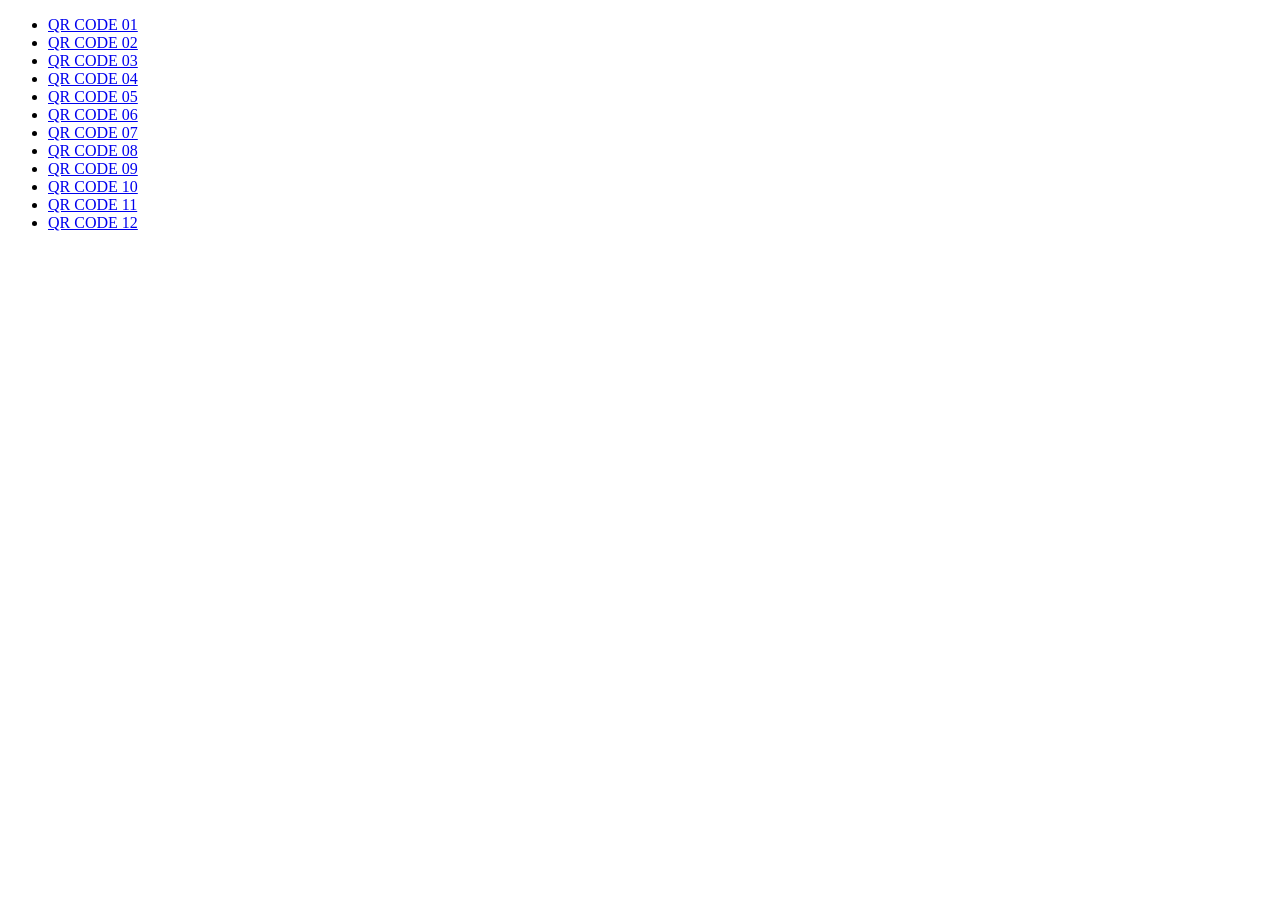
<file: index.html>
<!DOCTYPE html>
<html lang="en">
<head>
  <meta charset="UTF-8">
  <meta name="viewport" content="width=device-width, initial-scale=1.0">
  <title>QRCOD QA</title>
</head>
<body>
  <ul>
    <li>
      <a href="https://novonordiskit-itmoc.github.io/QRCodeQa/QRCODE01">QR CODE 01</a>
    </li>
    <li>
      <a href="https://novonordiskit-itmoc.github.io/QRCodeQa/QRCODE02">QR CODE 02</a>
    </li>
    <li>
      <a href="https://novonordiskit-itmoc.github.io/QRCodeQa/QRCODE03">QR CODE 03</a>
    </li>
    <li>
      <a href="https://novonordiskit-itmoc.github.io/QRCodeQa/QRCODE04">QR CODE 04</a>
    </li>
    <li>
      <a href="https://novonordiskit-itmoc.github.io/QRCodeQa/QRCODE05">QR CODE 05</a>
    </li>
    <li>
      <a href="https://novonordiskit-itmoc.github.io/QRCodeQa/QRCODE06">QR CODE 06</a>
    </li>
    <li>
      <a href="https://novonordiskit-itmoc.github.io/QRCodeQa/QRCODE07">QR CODE 07</a>
    </li>
    <li>
      <a href="https://novonordiskit-itmoc.github.io/QRCodeQa/QRCODE08">QR CODE 08</a>
    </li>
    <li>
      <a href="https://novonordiskit-itmoc.github.io/QRCodeQa/QRCODE09">QR CODE 09</a>
    </li>
    <li>
      <a href="https://novonordiskit-itmoc.github.io/QRCodeQa/QRCODE10">QR CODE 10</a>
    </li>
    <li>
      <a href="https://novonordiskit-itmoc.github.io/QRCodeQa/QRCODE11">QR CODE 11</a>
    </li>
    <li>
      <a href="https://novonordiskit-itmoc.github.io/QRCodeQa/QRCODE12">QR CODE 12</a>
    </li>
  </ul>
</body>
</html>
</file>
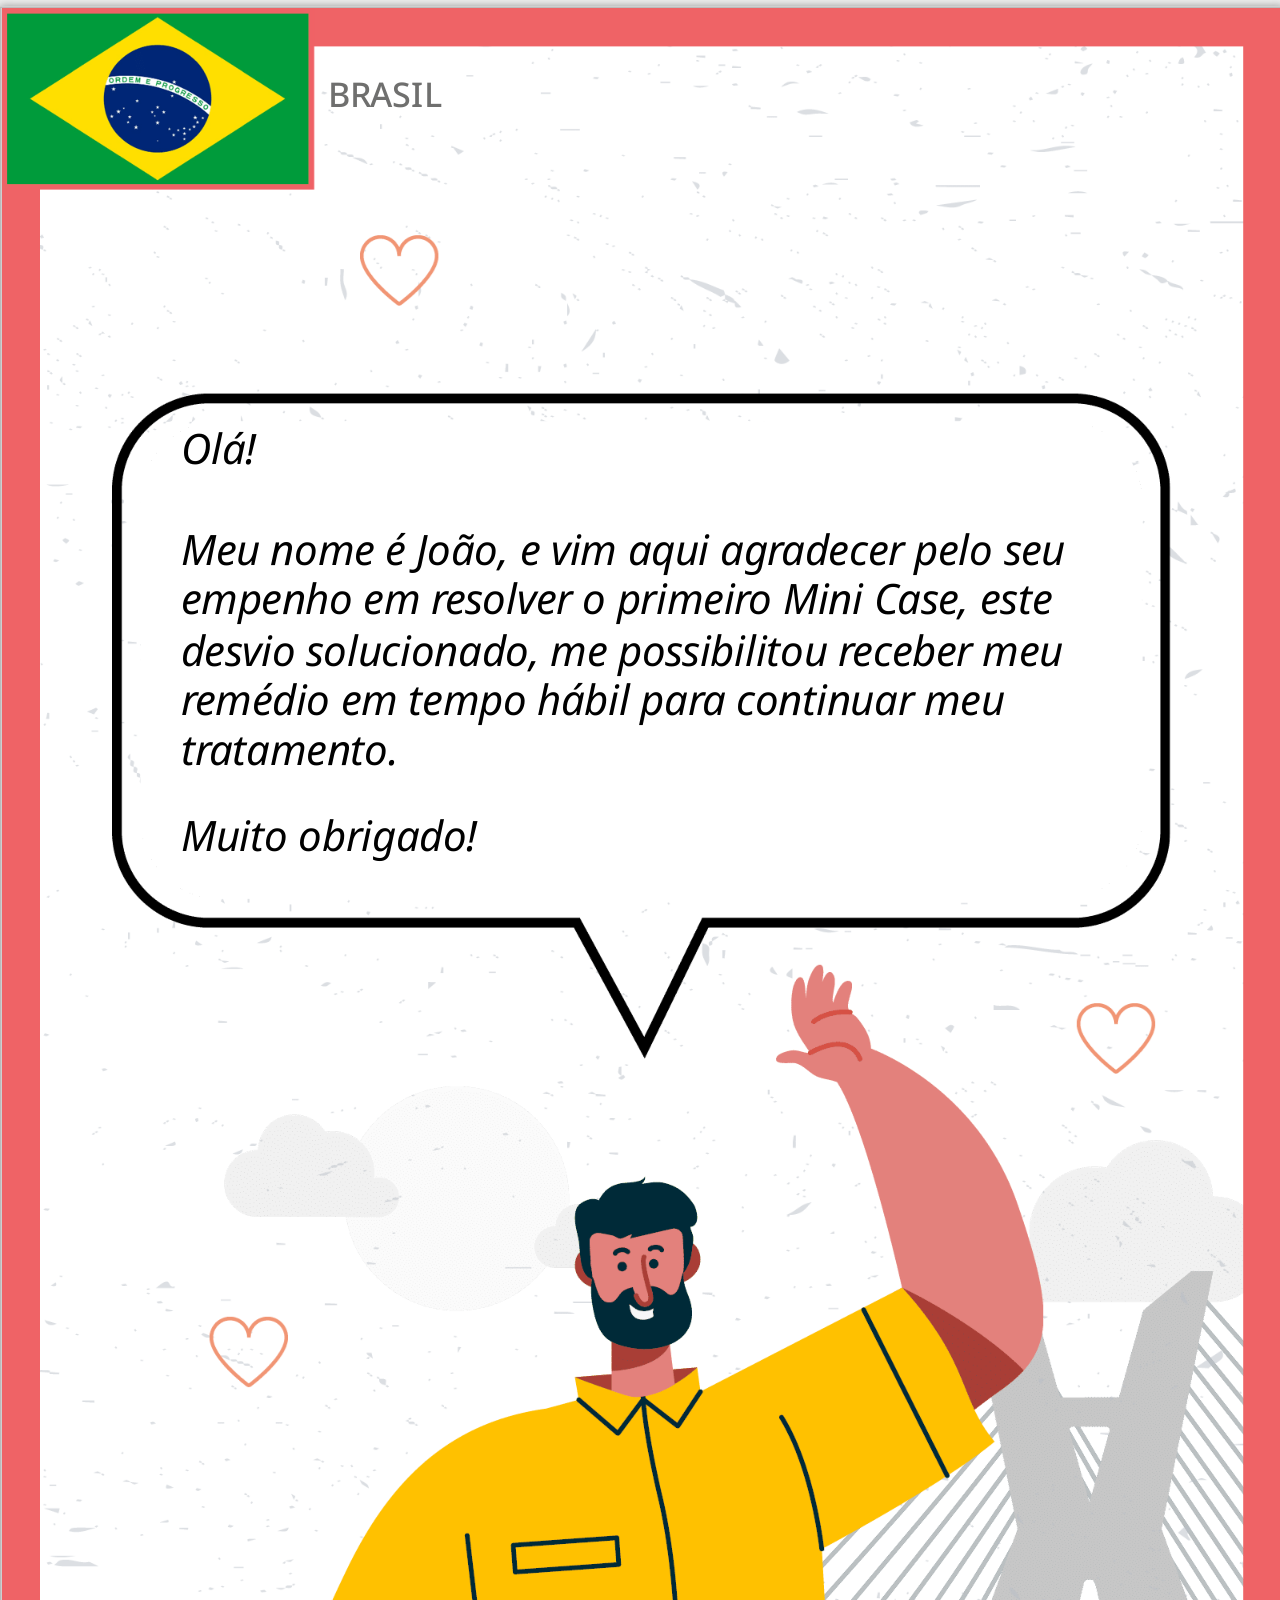
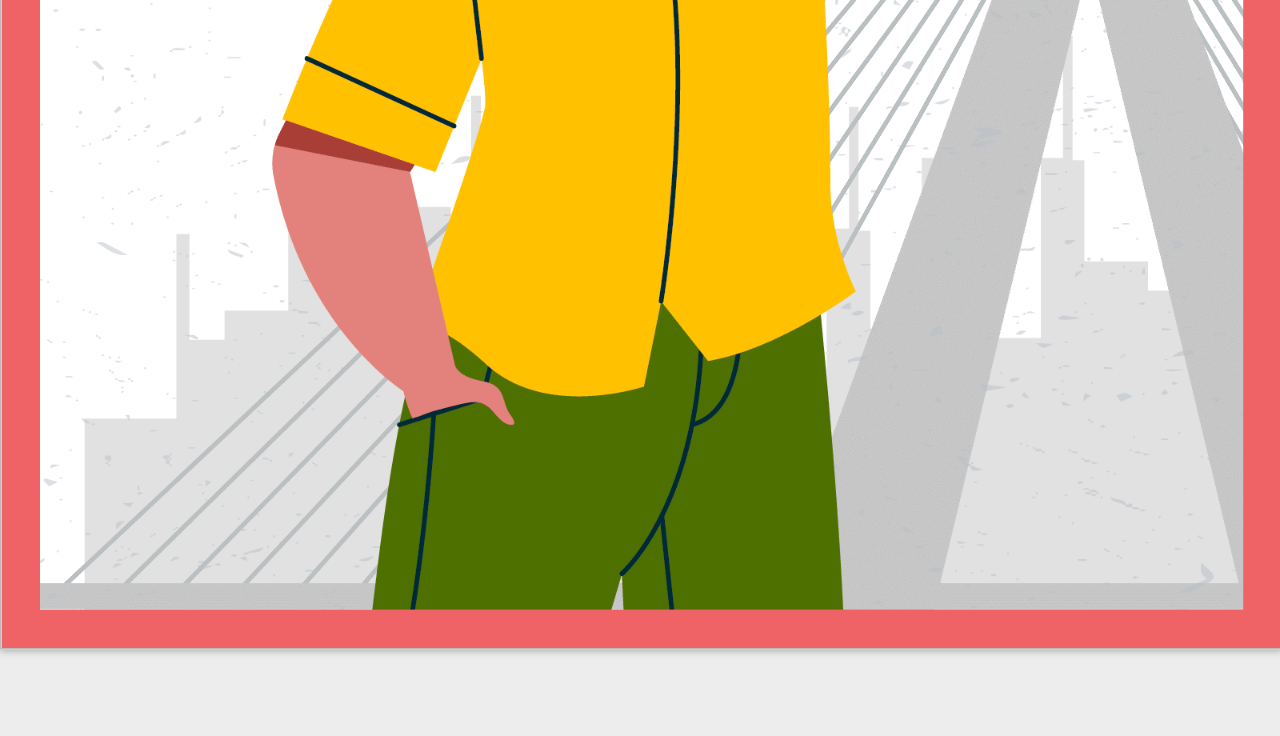
<file: QR CODE 01/index.html>
<!DOCTYPE html>
<html lang="en">
<head>
<meta charset="utf-8">
<title>QR Code 01</title>
<meta name="apple-mobile-web-app-title" content="QR Code 01">
<meta name="generator" content="In5 v3.8.14">
<meta http-equiv="X-UA-Compatible" content="IE=edge,chrome=1">
<meta name="viewport" content="initial-scale=1.0,minimum-scale=.2,maximum-scale=1.0,user-scalable=no">
<script type="text/javascript" src="https://ajax.googleapis.com/ajax/libs/jquery/3.5.1/jquery.min.js"></script>
<script type="text/javascript">window.jQuery || document.write('<script src="assets/js/jquery.min.js"><\/script>')</script>
<script type="text/javascript" src="assets/js/vmouse.min.js"></script>
<script type="text/javascript" src="assets/js/jquery.scrollTo.min.js"></script>
<script type="text/javascript" src="assets/js/in5.config.js"></script>
<link rel="stylesheet" href="assets/css/pages.css" media="all">
<style media="all and (-ms-high-contrast:none)">*::-ms-backdrop,.svg-img{width:100%;}</style>
</head>
<body>
<!--[if lt IE 10]>
<p class="chromeframe">You are using an <strong>outdated</strong> browser. Please <a href="http://browsehappy.com/">upgrade your browser</a> or <a href="http://www.google.com/chromeframe/?redirect=true">activate Google Chrome Frame</a> to improve your experience.</p>
<![endif]-->
<div id="loadIndicator"><img src="assets/images/loading.gif" alt="loading..."/><span>&nbsp;</span></div>
<div id="container-wrap">
<div id="container">
<ul class="pages paper-vertical" id="slider">
  <li class="page" data-name="1">
    <div class="page-scale-wrap mq-none mq-default" role="region" data-layout-name="undefined" data-ani-load="go({target:this},[{n:'infinite',link:1,id:37189,act:'play'},{n:'infinite',link:1,id:37194,act:'play'},{n:'infinite',link:1,id:37195,act:'play'}], 'pageload');" style="width:800px;height:1400px;">
      <img src="assets/images/item_36238.png" alt="Rectangle" class="pageItem hd" style="left:20px !important;top:666px !important;" id="item36238"/>
      <div id="item34237" class="pageItem fauxgroup" alt="Rectangle">
        <img src="assets/images/item_34232.png" alt="EPS" style="width:2153px !important;" id="item34232" class="pageItem "/>
      </div>
      <img src="assets/images/item_35856.png" alt="Rectangle" class="pageItem hd" style="left:148px !important;top:598px !important;" id="item35856"/>
      <img src="assets/images/item_36344.png" alt="Rectangle" class="pageItem hd" style="left:69px !important;top:241px !important;" id="item36344"/>
      <div id="item35444" class="pageItem">
        <p class="autoParaStyle2">Olá!</p>
        <p class="autoParaStyle2"><br /></p>
        <p class="autoParaStyle2">Meu nome é João, e vim aqui agradecer pelo seu empenho em resolver o primeiro Mini Case, este desvio solucionado, me possibilitou receber meu remédio em tempo hábil para continuar meu tratamento.</p>
        <p class="autoParaStyle2"><br /></p>
        <p class="autoParaStyle1"><span class="autoCharStyle1">Muito obrigado!</span></p>
      </div>
      <div id="item37118" alt="Rectangle" class="pageItem ">&nbsp;</div>
      <div id="item32448" alt="Rectangle" class="pageItem ">&nbsp;</div>
      <img src="assets/images/item_33339.png" alt="Rectangle" class="pageItem hd" id="item33339"/>
      <div id="item33657" class="pageItem singleline">
        <p class="autoParaStyle3">BRASIL</p>
      </div>
      <img src="assets/images/item_37189.png" data-ani="pulse-37189 1s ease-in-out infinite" data-id="37189" id="item37189" alt="Polygon" style="width:49px !important;left:224px !important;top:142px !important;" class="pageItem "/>
      <img src="assets/images/item_37194.png" data-ani="pulse-37194 1.5s ease-in-out infinite" data-id="37194" id="item37194" alt="Polygon" style="width:49px !important;left:672px !important;top:622px !important;" class="pageItem "/>
      <img src="assets/images/item_37195.png" data-ani="pulse-37195 1s ease-in-out infinite" data-id="37195" id="item37195" alt="Polygon" style="width:49px !important;left:130px !important;top:818px !important;" class="pageItem "/>
    </div>
  </li>
</ul>
<div id="prefooter" style="float:left;height:1px;">&nbsp;</div>
</div>
<footer id="in5footer"><a href="http://ajarproductions.com/pages/products/in5/?ref=footer" target="_blank" >Built with in5</a>.</footer>
</div>
</body>
</html>
</file>
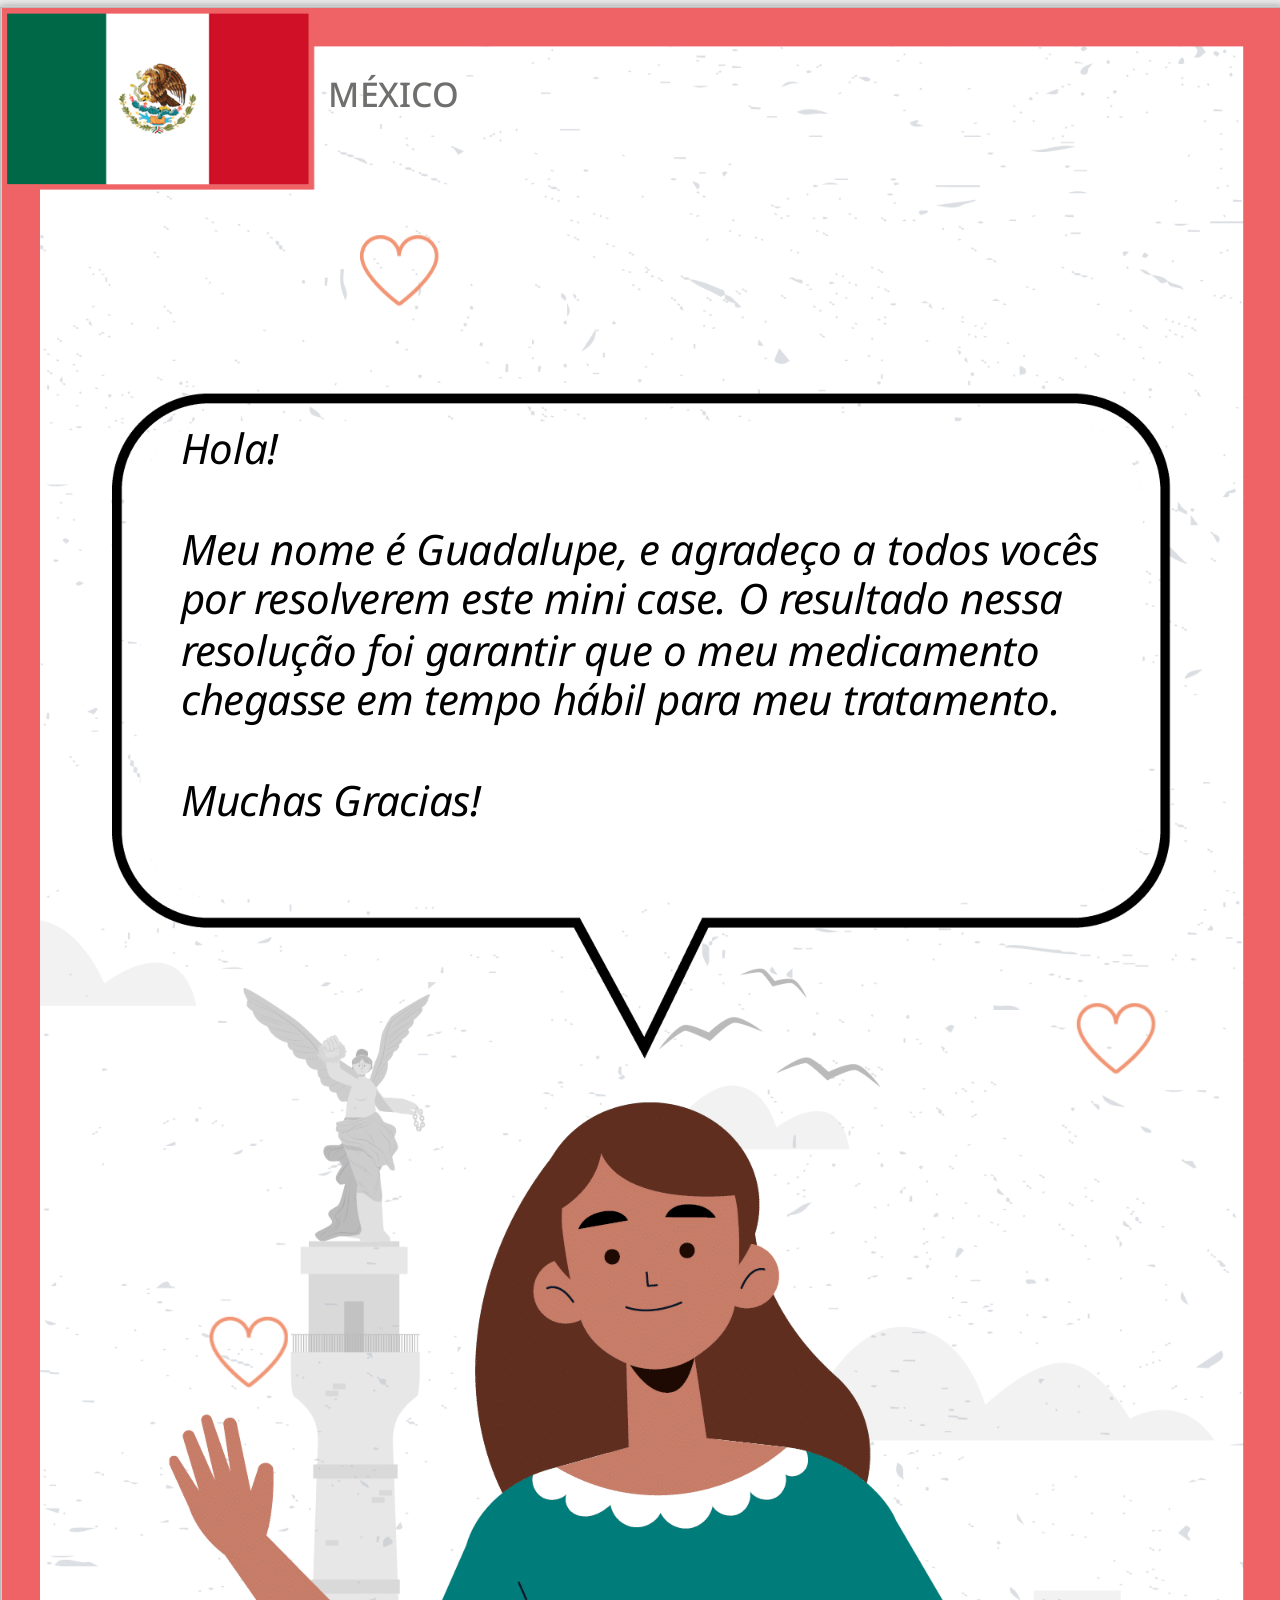
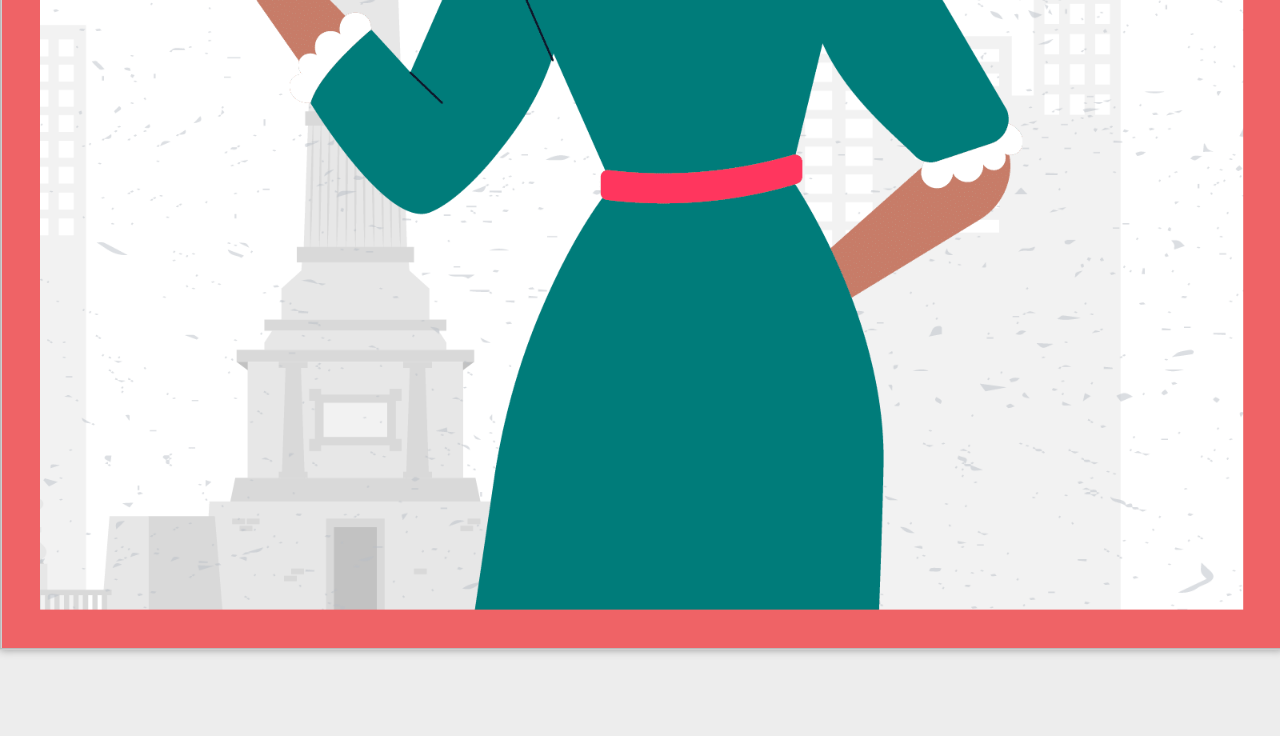
<file: QR CODE 02/index.html>
<!DOCTYPE html>
<html lang="en">
<head>
<meta charset="utf-8">
<title>QR Code 02</title>
<meta name="apple-mobile-web-app-title" content="QR Code 02">
<meta name="generator" content="In5 v3.8.14">
<meta http-equiv="X-UA-Compatible" content="IE=edge,chrome=1">
<meta name="viewport" content="initial-scale=1.0,minimum-scale=.2,maximum-scale=1.0,user-scalable=no">
<script type="text/javascript" src="https://ajax.googleapis.com/ajax/libs/jquery/3.5.1/jquery.min.js"></script>
<script type="text/javascript">window.jQuery || document.write('<script src="assets/js/jquery.min.js"><\/script>')</script>
<script type="text/javascript" src="assets/js/vmouse.min.js"></script>
<script type="text/javascript" src="assets/js/jquery.scrollTo.min.js"></script>
<script type="text/javascript" src="assets/js/in5.config.js"></script>
<link rel="stylesheet" href="assets/css/pages.css" media="all">
<style media="all and (-ms-high-contrast:none)">*::-ms-backdrop,.svg-img{width:100%;}</style>
</head>
<body>
<!--[if lt IE 10]>
<p class="chromeframe">You are using an <strong>outdated</strong> browser. Please <a href="http://browsehappy.com/">upgrade your browser</a> or <a href="http://www.google.com/chromeframe/?redirect=true">activate Google Chrome Frame</a> to improve your experience.</p>
<![endif]-->
<div id="loadIndicator"><img src="assets/images/loading.gif" alt="loading..."/><span>&nbsp;</span></div>
<div id="container-wrap">
<div id="container">
<ul class="pages paper-vertical" id="slider">
  <li class="page" data-name="1">
    <div class="page-scale-wrap mq-none mq-default" role="region" data-layout-name="undefined" data-ani-load="go({target:this},[{n:'infinite',link:1,id:36972,act:'play'},{n:'infinite',link:1,id:36971,act:'play'},{n:'infinite',link:1,id:36968,act:'play'}], 'pageload');" style="width:800px;height:1400px;">
      <img src="assets/images/item_36264.png" alt="Rectangle" class="pageItem hd" style="left:-374px !important;top:570px !important;" id="item36264"/>
      <div id="item34238" class="pageItem fauxgroup" alt="Rectangle">
        <img src="assets/images/item_34239.png" alt="EPS" style="width:2153px !important;" id="item34239" class="pageItem "/>
      </div>
      <img src="assets/images/item_36349.png" alt="Rectangle" class="pageItem hd" style="left:69px !important;top:241px !important;" id="item36349"/>
      <div id="item35496" class="pageItem">
        <p class="autoParaStyle2">Hola!</p>
        <p class="autoParaStyle2"><br /></p>
        <p class="autoParaStyle2">Meu nome é Guadalupe, e agradeço a todos vocês por resolverem este mini case. O resultado nessa resolução foi garantir que o meu medicamento chegasse em tempo hábil para meu tratamento.</p>
        <p class="autoParaStyle2"><br /></p>
        <p class="autoParaStyle2">Muchas Gracias!</p>
        <p class="autoParaStyle1"><br /></p>
      </div>
      <img src="assets/images/item_36893.png" alt="Rectangle" class="pageItem hd" style="left:33px !important;top:684px !important;" id="item36893"/>
      <div id="item33742" alt="Rectangle" class="pageItem ">&nbsp;</div>
      <img src="assets/images/item_33753.png" alt="Rectangle" class="pageItem hd" id="item33753"/>
      <div id="item34069" class="pageItem singleline">
        <p class="autoParaStyle3">MÉXICO</p>
      </div>
      <img src="assets/images/item_36968.png" data-ani="pulse-36968 1s ease-in-out infinite" data-id="36968" id="item36968" alt="Polygon" style="width:49px !important;left:224px !important;top:142px !important;" class="pageItem "/>
      <img src="assets/images/item_36971.png" data-ani="pulse-36971 1.5s ease-in-out infinite" data-id="36971" id="item36971" alt="Polygon" style="width:49px !important;left:672px !important;top:622px !important;" class="pageItem "/>
      <img src="assets/images/item_36972.png" data-ani="pulse-36972 1s ease-in-out infinite" data-id="36972" id="item36972" alt="Polygon" style="width:49px !important;left:130px !important;top:818px !important;" class="pageItem "/>
    </div>
  </li>
</ul>
<div id="prefooter" style="float:left;height:1px;">&nbsp;</div>
</div>
<footer id="in5footer"><a href="http://ajarproductions.com/pages/products/in5/?ref=footer" target="_blank" >Built with in5</a>.</footer>
</div>
</body>
</html>
</file>
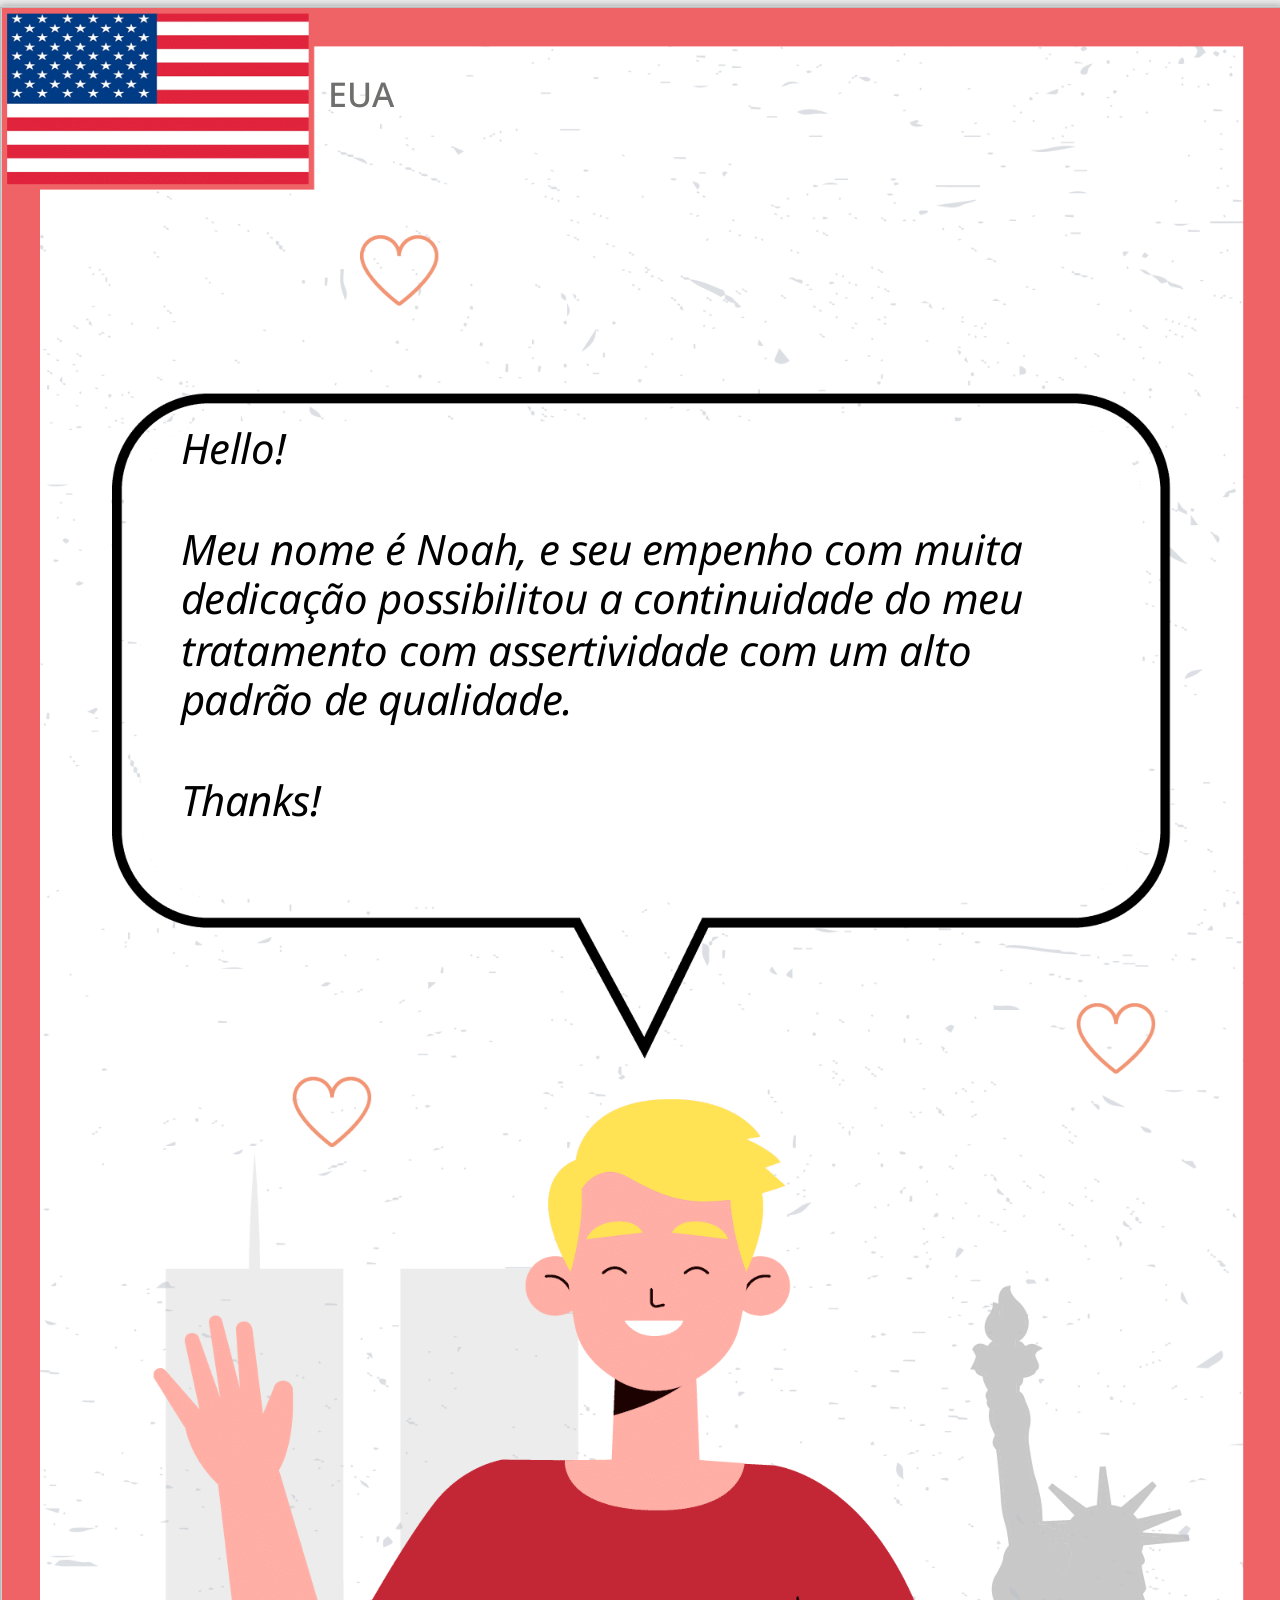
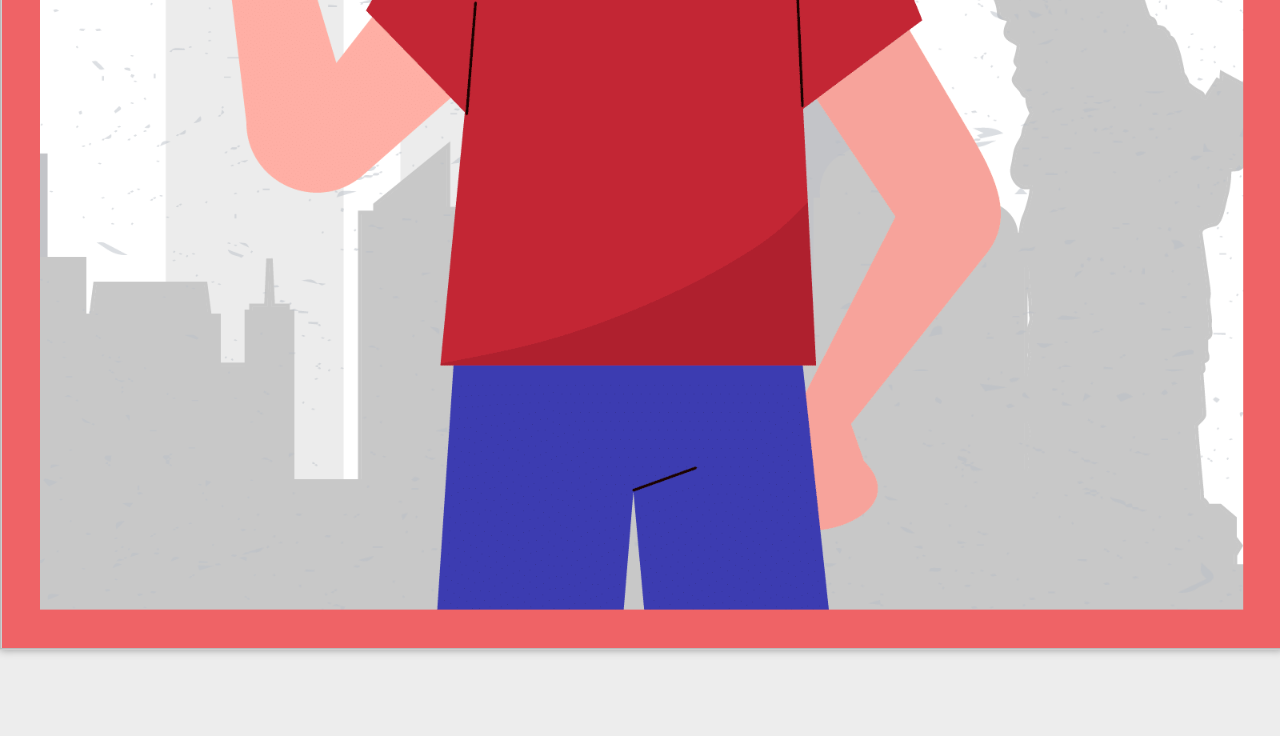
<file: QR CODE 03/index.html>
<!DOCTYPE html>
<html lang="en">
<head>
<meta charset="utf-8">
<title>QR Code_03</title>
<meta name="apple-mobile-web-app-title" content="QR Code_03">
<meta name="generator" content="In5 v3.8.14">
<meta http-equiv="X-UA-Compatible" content="IE=edge,chrome=1">
<meta name="viewport" content="initial-scale=1.0,minimum-scale=.2,maximum-scale=1.0,user-scalable=no">
<script type="text/javascript" src="https://ajax.googleapis.com/ajax/libs/jquery/3.5.1/jquery.min.js"></script>
<script type="text/javascript">window.jQuery || document.write('<script src="assets/js/jquery.min.js"><\/script>')</script>
<script type="text/javascript" src="assets/js/vmouse.min.js"></script>
<script type="text/javascript" src="assets/js/jquery.scrollTo.min.js"></script>
<script type="text/javascript" src="assets/js/in5.config.js"></script>
<link rel="stylesheet" href="assets/css/pages.css" media="all">
<style media="all and (-ms-high-contrast:none)">*::-ms-backdrop,.svg-img{width:100%;}</style>
</head>
<body>
<!--[if lt IE 10]>
<p class="chromeframe">You are using an <strong>outdated</strong> browser. Please <a href="http://browsehappy.com/">upgrade your browser</a> or <a href="http://www.google.com/chromeframe/?redirect=true">activate Google Chrome Frame</a> to improve your experience.</p>
<![endif]-->
<div id="loadIndicator"><img src="assets/images/loading.gif" alt="loading..."/><span>&nbsp;</span></div>
<div id="container-wrap">
<div id="container">
<ul class="pages paper-vertical" id="slider">
  <li class="page" data-name="1">
    <div class="page-scale-wrap mq-none mq-default" role="region" data-layout-name="undefined" data-ani-load="go({target:this},[{n:'infinite',link:1,id:37185,act:'play'},{n:'infinite',link:1,id:37184,act:'play'},{n:'infinite',link:1,id:37181,act:'play'}], 'pageload');" style="width:800px;height:1400px;">
      <img src="assets/images/item_36308.png" alt="Rectangle" class="pageItem hd" style="left:-330px !important;top:668px !important;" id="item36308"/>
      <div id="item34253" class="pageItem fauxgroup" alt="Rectangle">
        <img src="assets/images/item_34255.png" alt="EPS" style="width:2153px !important;" id="item34255" class="pageItem "/>
      </div>
      <img src="assets/images/item_36316.png" alt="Rectangle" class="pageItem hd" style="left:69px !important;top:682px !important;" id="item36316"/>
      <img src="assets/images/item_36356.png" alt="Rectangle" class="pageItem hd" style="left:69px !important;top:241px !important;" id="item36356"/>
      <div id="item35551" class="pageItem">
        <p class="autoParaStyle1">Hello!</p>
        <p class="autoParaStyle1"><br /></p>
        <p class="autoParaStyle1">Meu nome é Noah, e seu empenho com muita dedicação possibilitou a continuidade do meu tratamento com assertividade com um alto padrão de qualidade.</p>
        <p class="autoParaStyle1"><br /></p>
        <p class="autoParaStyle1">Thanks!</p>
      </div>
      <div id="item34189" alt="Rectangle" class="pageItem ">&nbsp;</div>
      <img src="assets/images/item_34200.png" alt="Rectangle" class="pageItem hd" id="item34200"/>
      <div id="item34203" class="pageItem singleline">
        <p class="autoParaStyle2">EUA</p>
      </div>
      <img src="assets/images/item_37181.png" data-ani="pulse-37181 1s ease-in-out infinite" data-id="37181" id="item37181" alt="Polygon" style="width:49px !important;left:224px !important;top:142px !important;" class="pageItem "/>
      <img src="assets/images/item_37184.png" data-ani="pulse-37184 1.5s ease-in-out infinite" data-id="37184" id="item37184" alt="Polygon" style="width:49px !important;left:672px !important;top:622px !important;" class="pageItem "/>
      <img src="assets/images/item_37185.png" data-ani="pulse-37185 1s ease-in-out infinite" data-id="37185" id="item37185" alt="Polygon" style="width:49px !important;left:182px !important;top:668px !important;" class="pageItem "/>
    </div>
  </li>
</ul>
<div id="prefooter" style="float:left;height:1px;">&nbsp;</div>
</div>
<footer id="in5footer"><a href="http://ajarproductions.com/pages/products/in5/?ref=footer" target="_blank" >Built with in5</a>.</footer>
</div>
</body>
</html>
</file>
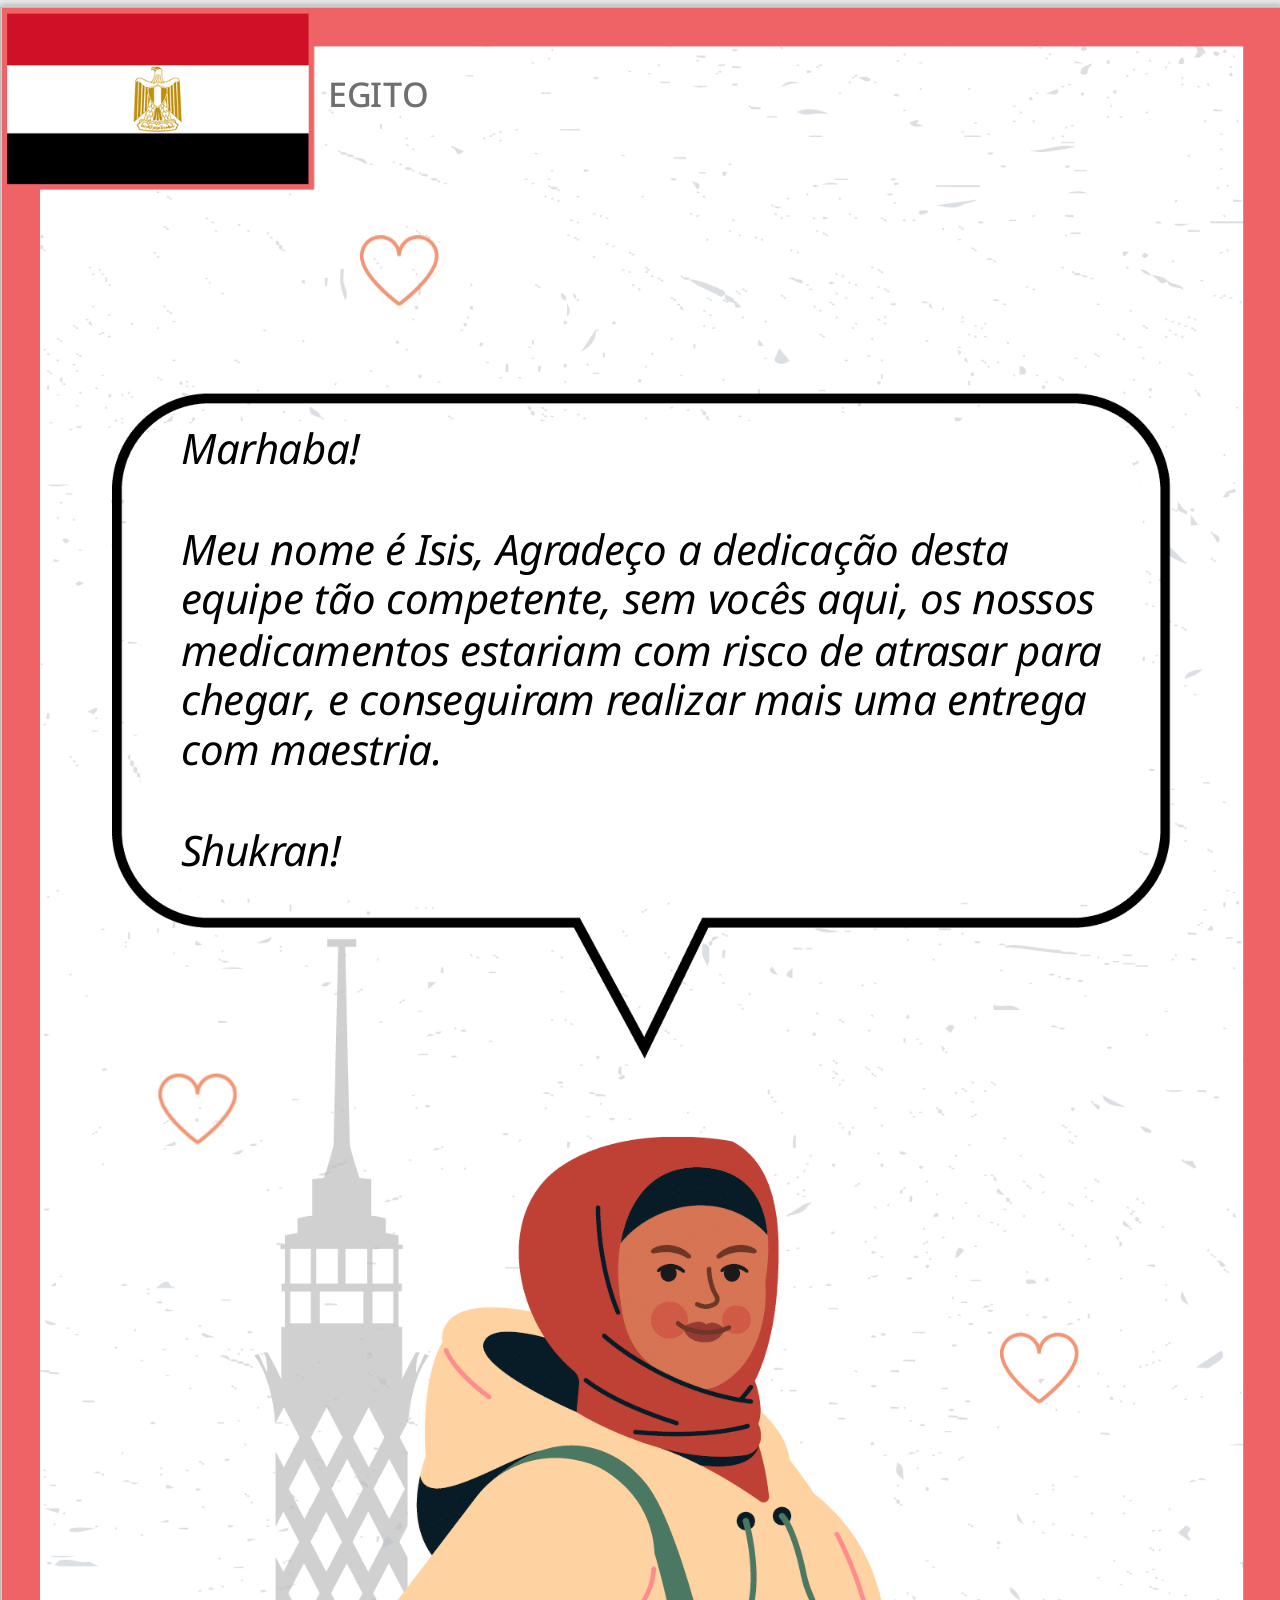
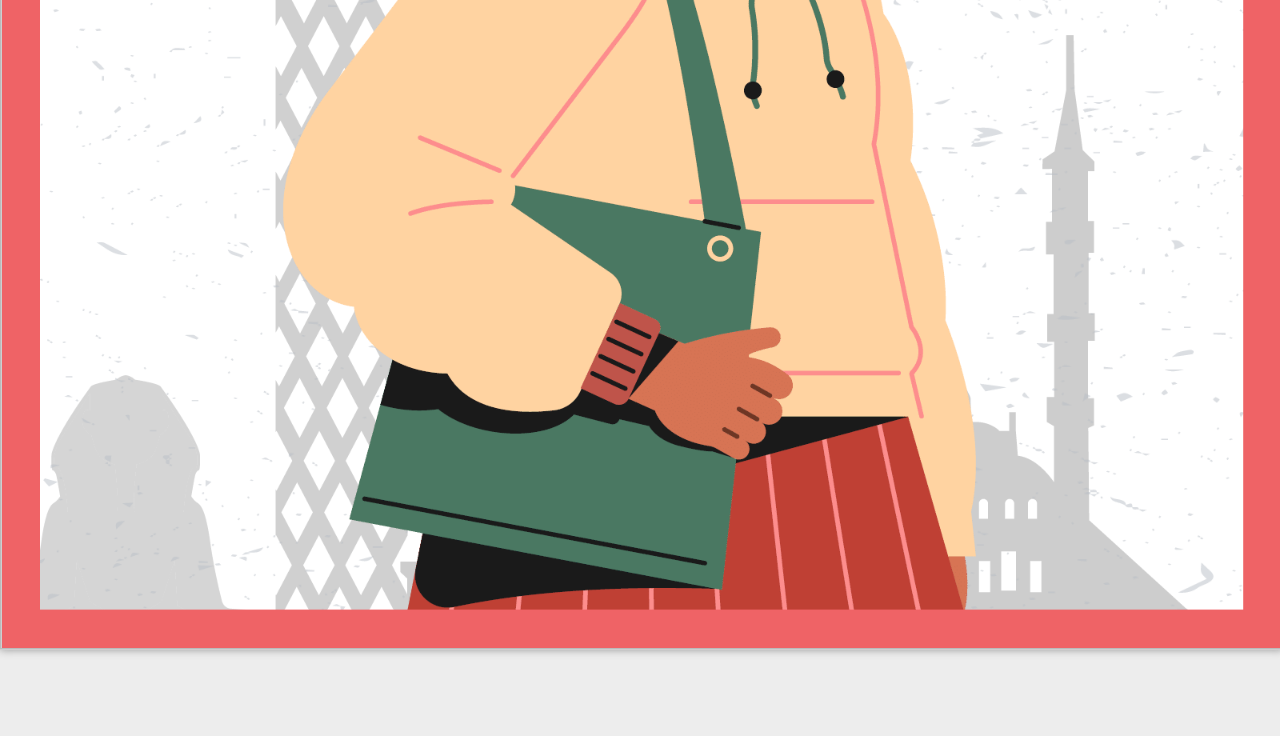
<file: QR CODE 04/index.html>
<!DOCTYPE html>
<html lang="en">
<head>
<meta charset="utf-8">
<title>QR Code 04</title>
<meta name="apple-mobile-web-app-title" content="QR Code 04">
<meta name="generator" content="In5 v3.8.14">
<meta http-equiv="X-UA-Compatible" content="IE=edge,chrome=1">
<meta name="viewport" content="initial-scale=1.0,minimum-scale=.2,maximum-scale=1.0,user-scalable=no">
<script type="text/javascript" src="https://ajax.googleapis.com/ajax/libs/jquery/3.5.1/jquery.min.js"></script>
<script type="text/javascript">window.jQuery || document.write('<script src="assets/js/jquery.min.js"><\/script>')</script>
<script type="text/javascript" src="assets/js/vmouse.min.js"></script>
<script type="text/javascript" src="assets/js/jquery.scrollTo.min.js"></script>
<script type="text/javascript" src="assets/js/in5.config.js"></script>
<link rel="stylesheet" href="assets/css/pages.css" media="all">
<style media="all and (-ms-high-contrast:none)">*::-ms-backdrop,.svg-img{width:100%;}</style>
</head>
<body>
<!--[if lt IE 10]>
<p class="chromeframe">You are using an <strong>outdated</strong> browser. Please <a href="http://browsehappy.com/">upgrade your browser</a> or <a href="http://www.google.com/chromeframe/?redirect=true">activate Google Chrome Frame</a> to improve your experience.</p>
<![endif]-->
<div id="loadIndicator"><img src="assets/images/loading.gif" alt="loading..."/><span>&nbsp;</span></div>
<div id="container-wrap">
<div id="container">
<ul class="pages paper-vertical" id="slider">
  <li class="page" data-name="1">
    <div class="page-scale-wrap mq-none mq-default" role="region" data-layout-name="undefined" data-ani-load="go({target:this},[{n:'infinite',link:1,id:36976,act:'play'},{n:'infinite',link:1,id:36975,act:'play'},{n:'infinite',link:1,id:36972,act:'play'}], 'pageload');" style="width:800px;height:1400px;">
      <img src="assets/images/item_36420.png" alt="Rectangle" class="pageItem hd" style="left:-28px !important;top:582px !important;" id="item36420"/>
      <div id="item34304" class="pageItem fauxgroup" alt="Rectangle">
        <img src="assets/images/item_34305.png" alt="EPS" style="width:2153px !important;" id="item34305" class="pageItem "/>
      </div>
      <img src="assets/images/item_36365.png" alt="Rectangle" class="pageItem hd" style="left:69px !important;top:241px !important;" id="item36365"/>
      <div id="item35581" class="pageItem">
        <p class="autoParaStyle1">Marhaba!</p>
        <p class="autoParaStyle1"><br /></p>
        <p class="autoParaStyle1">Meu nome é Isis, Agradeço a dedicação desta equipe tão competente, sem vocês aqui, os nossos medicamentos estariam com risco de atrasar para chegar, e conseguiram realizar mais uma entrega com maestria.</p>
        <p class="autoParaStyle1"><br /></p>
        <p class="autoParaStyle1">Shukran!</p>
      </div>
      <img src="assets/images/item_36433.png" alt="Rectangle" class="pageItem hd" style="left:176px !important;top:674px !important;" id="item36433"/>
      <div id="item34310" alt="Rectangle" class="pageItem ">&nbsp;</div>
      <img src="assets/images/item_34322.png" alt="Rectangle" class="pageItem hd" id="item34322"/>
      <div id="item34325" class="pageItem singleline">
        <p class="autoParaStyle2">EGITO</p>
      </div>
      <img src="assets/images/item_36972.png" data-ani="pulse-36972 1s ease-in-out infinite" data-id="36972" id="item36972" alt="Polygon" style="width:49px !important;left:224px !important;top:142px !important;" class="pageItem "/>
      <img src="assets/images/item_36975.png" data-ani="pulse-36975 1.5s ease-in-out infinite" data-id="36975" id="item36975" alt="Polygon" style="width:49px !important;left:624px !important;top:828px !important;" class="pageItem "/>
      <img src="assets/images/item_36976.png" data-ani="pulse-36976 1s ease-in-out infinite" data-id="36976" id="item36976" alt="Polygon" style="width:49px !important;left:98px !important;top:666px !important;" class="pageItem "/>
    </div>
  </li>
</ul>
<div id="prefooter" style="float:left;height:1px;">&nbsp;</div>
</div>
<footer id="in5footer"><a href="http://ajarproductions.com/pages/products/in5/?ref=footer" target="_blank" >Built with in5</a>.</footer>
</div>
</body>
</html>
</file>
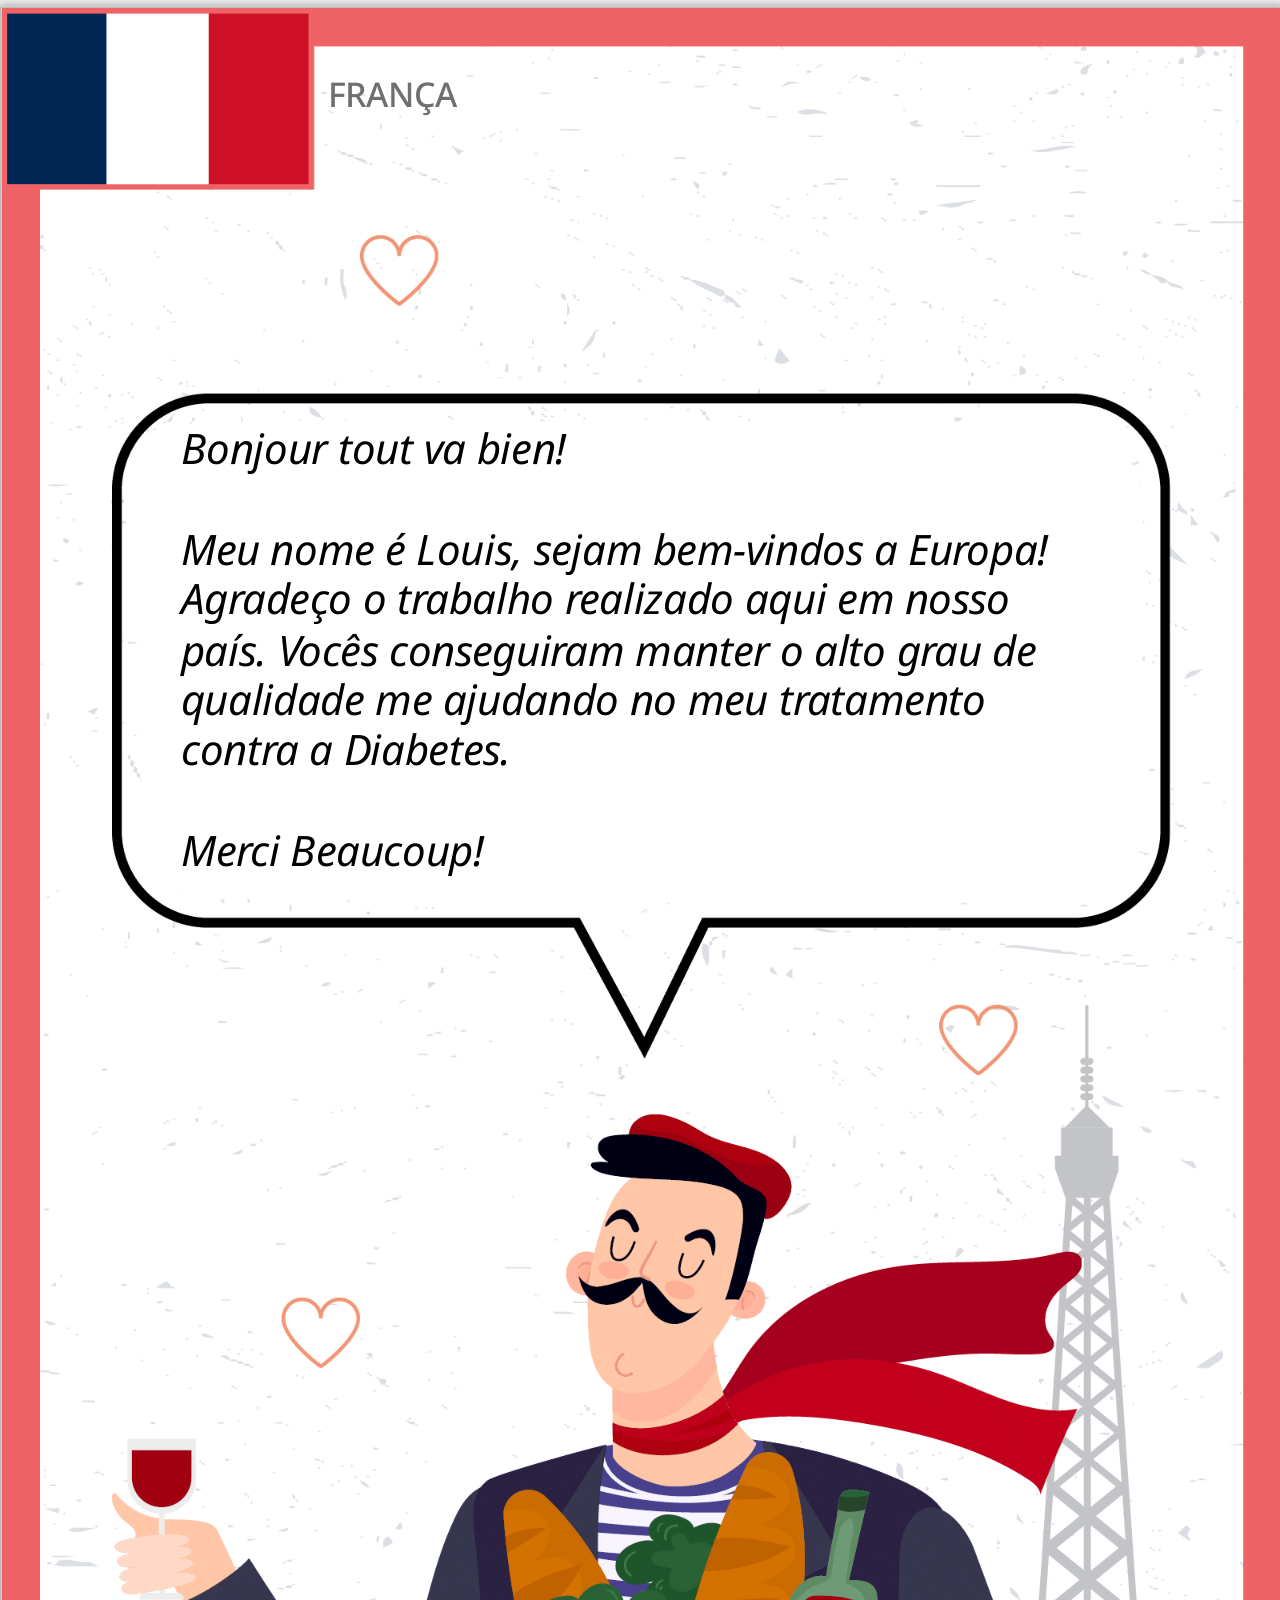
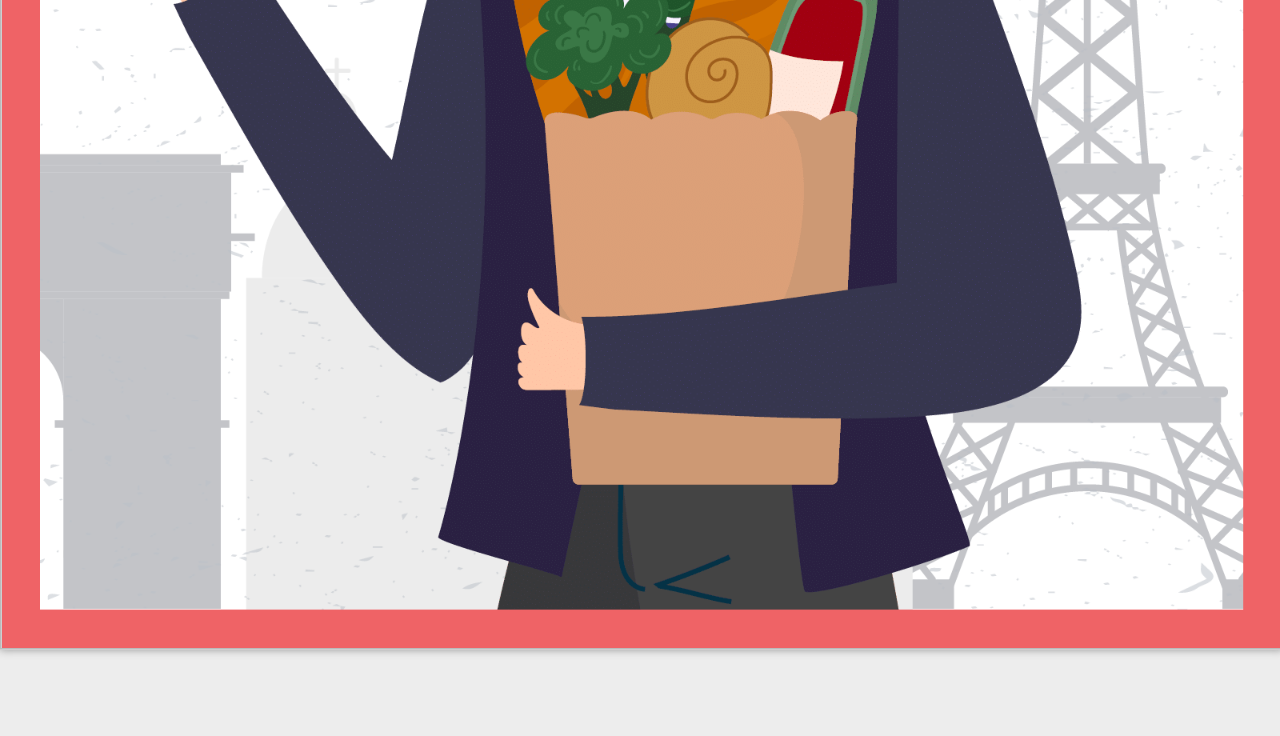
<file: QR CODE 05/index.html>
<!DOCTYPE html>
<html lang="en">
<head>
<meta charset="utf-8">
<title>QR Code 05</title>
<meta name="apple-mobile-web-app-title" content="QR Code 05">
<meta name="generator" content="In5 v3.8.14">
<meta http-equiv="X-UA-Compatible" content="IE=edge,chrome=1">
<meta name="viewport" content="initial-scale=1.0,minimum-scale=.2,maximum-scale=1.0,user-scalable=no">
<script type="text/javascript" src="https://ajax.googleapis.com/ajax/libs/jquery/3.5.1/jquery.min.js"></script>
<script type="text/javascript">window.jQuery || document.write('<script src="assets/js/jquery.min.js"><\/script>')</script>
<script type="text/javascript" src="assets/js/vmouse.min.js"></script>
<script type="text/javascript" src="assets/js/jquery.scrollTo.min.js"></script>
<script type="text/javascript" src="assets/js/in5.config.js"></script>
<link rel="stylesheet" href="assets/css/pages.css" media="all">
<style media="all and (-ms-high-contrast:none)">*::-ms-backdrop,.svg-img{width:100%;}</style>
</head>
<body>
<!--[if lt IE 10]>
<p class="chromeframe">You are using an <strong>outdated</strong> browser. Please <a href="http://browsehappy.com/">upgrade your browser</a> or <a href="http://www.google.com/chromeframe/?redirect=true">activate Google Chrome Frame</a> to improve your experience.</p>
<![endif]-->
<div id="loadIndicator"><img src="assets/images/loading.gif" alt="loading..."/><span>&nbsp;</span></div>
<div id="container-wrap">
<div id="container">
<ul class="pages paper-vertical" id="slider">
  <li class="page" data-name="1">
    <div class="page-scale-wrap mq-none mq-default" role="region" data-layout-name="undefined" data-ani-load="go({target:this},[{n:'infinite',link:1,id:36972,act:'play'},{n:'infinite',link:1,id:36971,act:'play'},{n:'infinite',link:1,id:36967,act:'play'}], 'pageload');" style="width:800px;height:1400px;">
      <img src="assets/images/item_36460.png" alt="Rectangle" class="pageItem hd" style="left:-383px !important;top:623px !important;" id="item36460"/>
      <div id="item34401" class="pageItem fauxgroup" alt="Rectangle">
        <img src="assets/images/item_34402.png" alt="EPS" style="width:2153px !important;" id="item34402" class="pageItem "/>
      </div>
      <img src="assets/images/item_36372.png" alt="Rectangle" class="pageItem hd" style="left:69px !important;top:241px !important;" id="item36372"/>
      <div id="item35613" class="pageItem">
        <p class="autoParaStyle1">Bonjour tout va bien!</p>
        <p class="autoParaStyle1"><br /></p>
        <p class="autoParaStyle1">Meu nome é Louis, sejam bem-vindos a Europa! Agradeço o trabalho realizado aqui em nosso país. Vocês conseguiram manter o alto grau de qualidade me ajudando no meu tratamento contra a Diabetes.</p>
        <p class="autoParaStyle1"><br /></p>
        <p class="autoParaStyle1">Merci Beaucoup!</p>
      </div>
      <img src="assets/images/item_36480.png" alt="Rectangle" class="pageItem hd" style="left:69px !important;top:666px !important;" id="item36480"/>
      <div id="item34406" alt="Rectangle" class="pageItem ">&nbsp;</div>
      <img src="assets/images/item_34417.png" alt="Rectangle" class="pageItem hd" id="item34417"/>
      <div id="item34421" class="pageItem singleline">
        <p class="autoParaStyle2">FRANÇA</p>
      </div>
      <img src="assets/images/item_36967.png" data-ani="pulse-36967 1s ease-in-out infinite" data-id="36967" id="item36967" alt="Polygon" style="width:49px !important;left:224px !important;top:142px !important;" class="pageItem "/>
      <img src="assets/images/item_36971.png" data-ani="pulse-36971 1.5s ease-in-out infinite" data-id="36971" id="item36971" alt="Polygon" style="width:49px !important;left:586px !important;top:623px !important;" class="pageItem "/>
      <img src="assets/images/item_36972.png" data-ani="pulse-36972 1s ease-in-out infinite" data-id="36972" id="item36972" alt="Polygon" style="width:49px !important;left:175px !important;top:806px !important;" class="pageItem "/>
    </div>
  </li>
</ul>
<div id="prefooter" style="float:left;height:1px;">&nbsp;</div>
</div>
<footer id="in5footer"><a href="http://ajarproductions.com/pages/products/in5/?ref=footer" target="_blank" >Built with in5</a>.</footer>
</div>
</body>
</html>
</file>
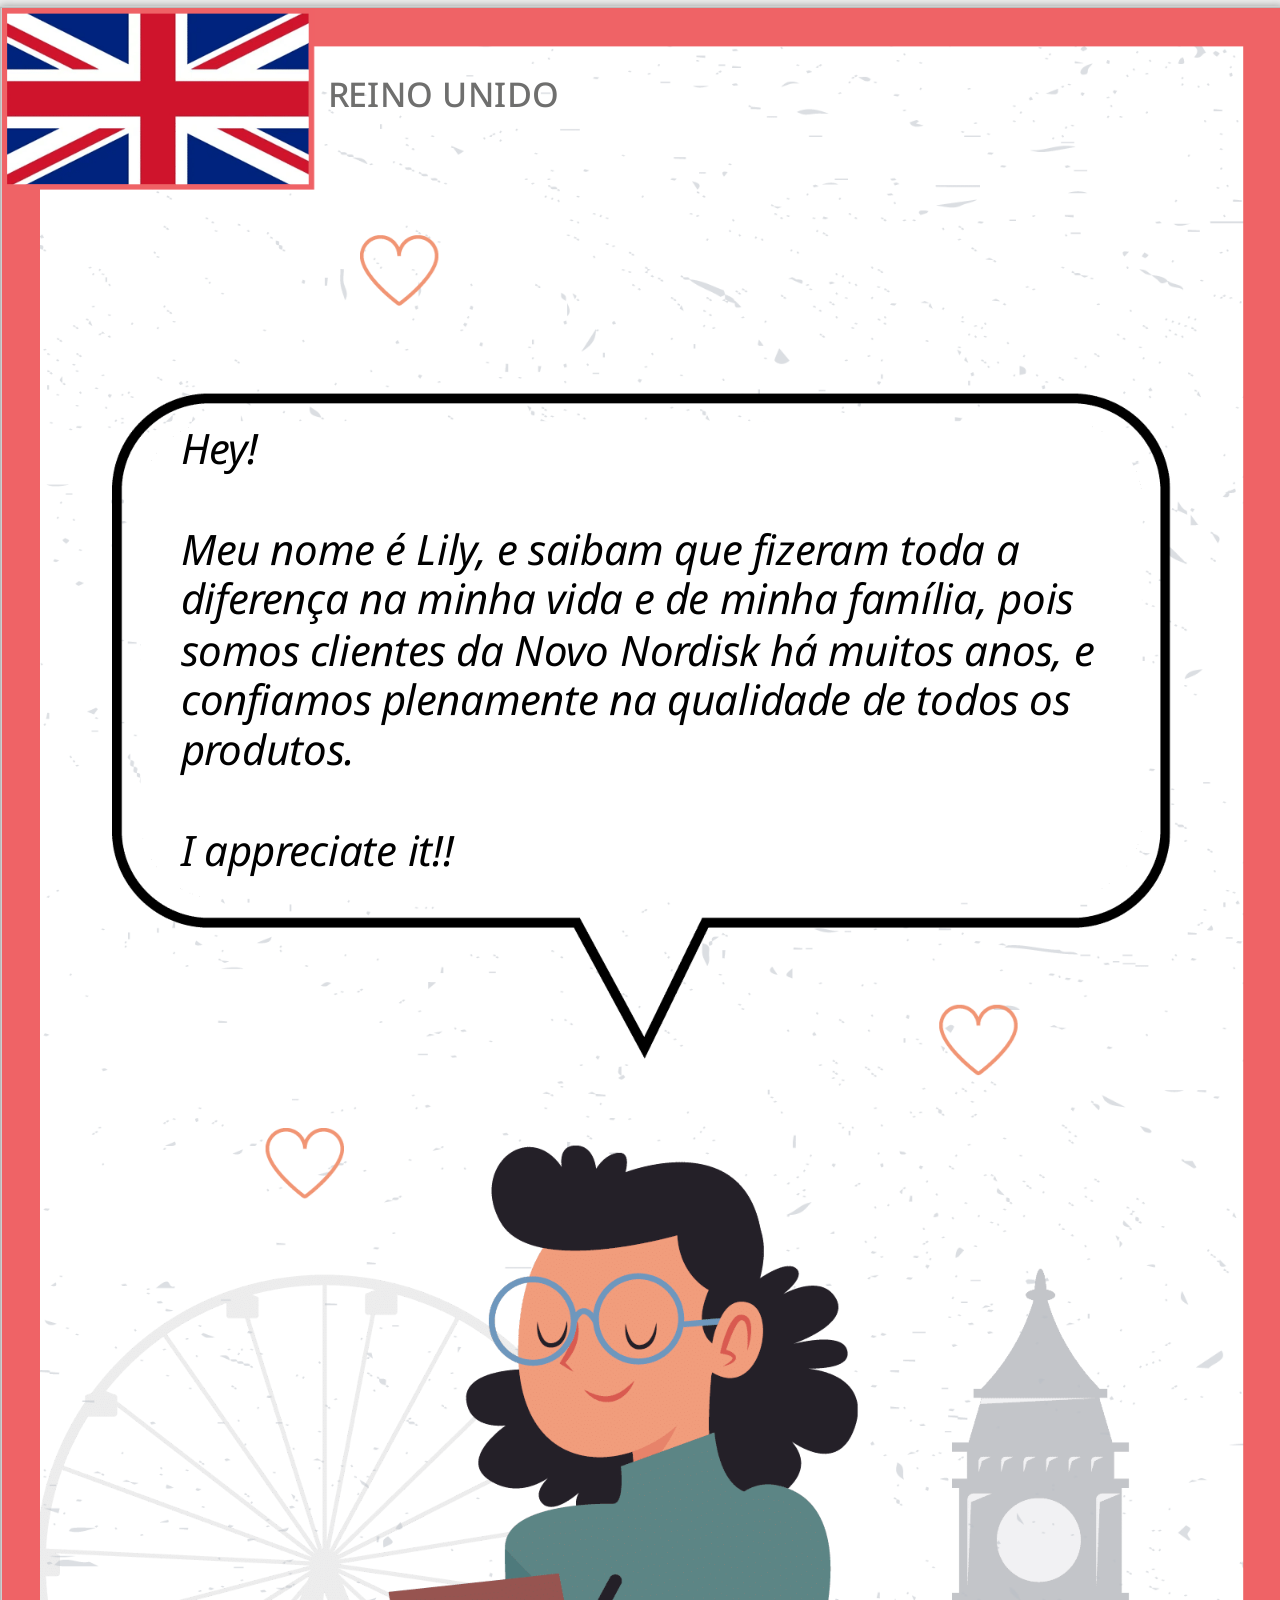
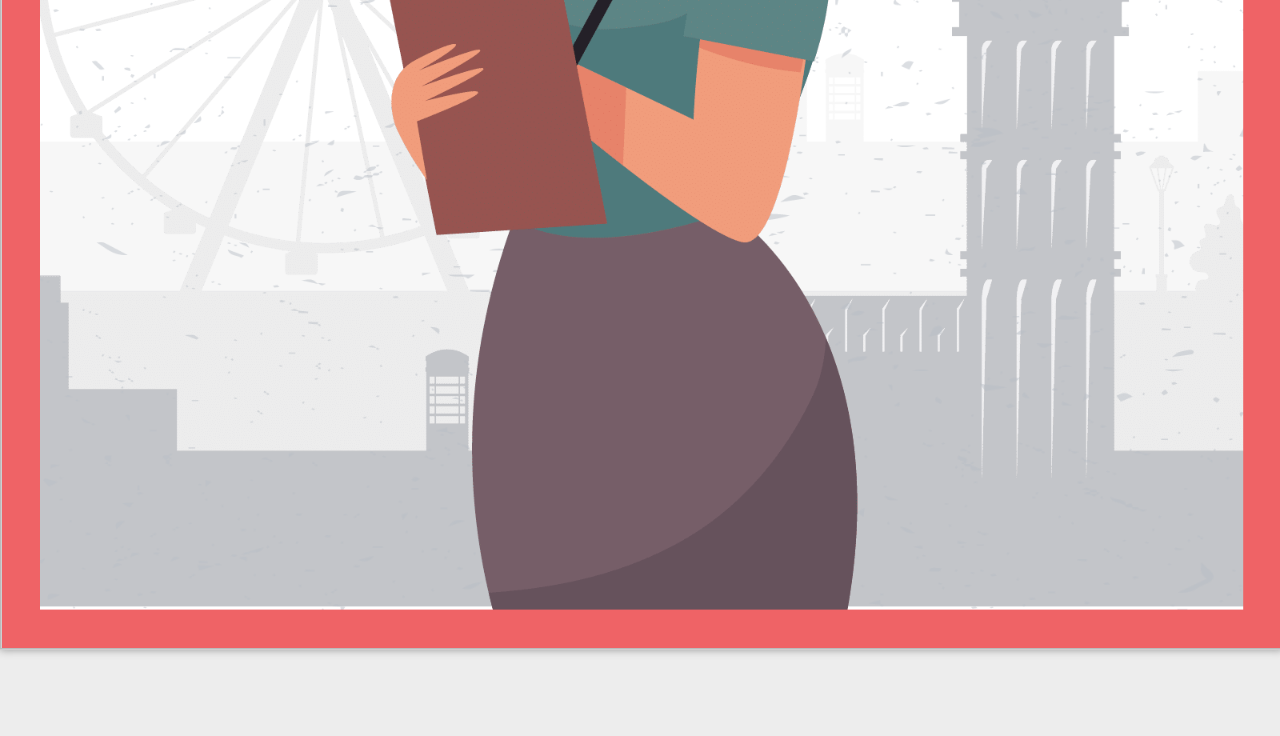
<file: QR CODE 06/index.html>
<!DOCTYPE html>
<html lang="en">
<head>
<meta charset="utf-8">
<title>QR Code 06</title>
<meta name="apple-mobile-web-app-title" content="QR Code 06">
<meta name="generator" content="In5 v3.8.14">
<meta http-equiv="X-UA-Compatible" content="IE=edge,chrome=1">
<meta name="viewport" content="initial-scale=1.0,minimum-scale=.2,maximum-scale=1.0,user-scalable=no">
<script type="text/javascript" src="https://ajax.googleapis.com/ajax/libs/jquery/3.5.1/jquery.min.js"></script>
<script type="text/javascript">window.jQuery || document.write('<script src="assets/js/jquery.min.js"><\/script>')</script>
<script type="text/javascript" src="assets/js/vmouse.min.js"></script>
<script type="text/javascript" src="assets/js/jquery.scrollTo.min.js"></script>
<script type="text/javascript" src="assets/js/in5.config.js"></script>
<link rel="stylesheet" href="assets/css/pages.css" media="all">
<style media="all and (-ms-high-contrast:none)">*::-ms-backdrop,.svg-img{width:100%;}</style>
</head>
<body>
<!--[if lt IE 10]>
<p class="chromeframe">You are using an <strong>outdated</strong> browser. Please <a href="http://browsehappy.com/">upgrade your browser</a> or <a href="http://www.google.com/chromeframe/?redirect=true">activate Google Chrome Frame</a> to improve your experience.</p>
<![endif]-->
<div id="loadIndicator"><img src="assets/images/loading.gif" alt="loading..."/><span>&nbsp;</span></div>
<div id="container-wrap">
<div id="container">
<ul class="pages paper-vertical" id="slider">
  <li class="page" data-name="1">
    <div class="page-scale-wrap mq-none mq-default" role="region" data-layout-name="undefined" data-ani-load="go({target:this},[{n:'infinite',link:1,id:36986,act:'play'},{n:'infinite',link:1,id:36985,act:'play'},{n:'infinite',link:1,id:36982,act:'play'}], 'pageload');" style="width:800px;height:1400px;">
      <img src="assets/images/item_36620.png" alt="Rectangle" class="pageItem hd" style="left:-31px !important;top:788px !important;" id="item36620"/>
      <div id="item34506" class="pageItem fauxgroup" alt="Rectangle">
        <img src="assets/images/item_34507.png" alt="EPS" style="width:2153px !important;" id="item34507" class="pageItem "/>
      </div>
      <img src="assets/images/item_36379.png" alt="Rectangle" class="pageItem hd" style="left:69px !important;top:241px !important;" id="item36379"/>
      <div id="item35642" class="pageItem">
        <p class="autoParaStyle1">Hey!</p>
        <p class="autoParaStyle1"><br /></p>
        <p class="autoParaStyle1">Meu nome é Lily, e saibam que fizeram toda a diferença na minha vida e de minha família, pois somos clientes da Novo Nordisk há muitos anos, e confiamos plenamente na qualidade de todos os produtos.</p>
        <p class="autoParaStyle1"><br /></p>
        <p class="autoParaStyle1">I appreciate it!!</p>
      </div>
      <img src="assets/images/item_36627.png" alt="Rectangle" class="pageItem hd" style="left:165px !important;top:711px !important;" id="item36627"/>
      <div id="item36595" alt="Rectangle" class="pageItem ">&nbsp;</div>
      <img src="assets/images/item_34524.png" alt="Rectangle" class="pageItem hd" id="item34524"/>
      <div id="item34532" class="pageItem singleline">
        <p class="autoParaStyle2">REINO UNIDO</p>
      </div>
      <img src="assets/images/item_36982.png" data-ani="pulse-36982 1s ease-in-out infinite" data-id="36982" id="item36982" alt="Polygon" style="width:49px !important;left:224px !important;top:142px !important;" class="pageItem "/>
      <img src="assets/images/item_36985.png" data-ani="pulse-36985 1.5s ease-in-out infinite" data-id="36985" id="item36985" alt="Polygon" style="width:49px !important;left:586px !important;top:623px !important;" class="pageItem "/>
      <img src="assets/images/item_36986.png" data-ani="pulse-36986 1s ease-in-out infinite" data-id="36986" id="item36986" alt="Polygon" style="width:49px !important;left:165px !important;top:700px !important;" class="pageItem "/>
    </div>
  </li>
</ul>
<div id="prefooter" style="float:left;height:1px;">&nbsp;</div>
</div>
<footer id="in5footer"><a href="http://ajarproductions.com/pages/products/in5/?ref=footer" target="_blank" >Built with in5</a>.</footer>
</div>
</body>
</html>
</file>
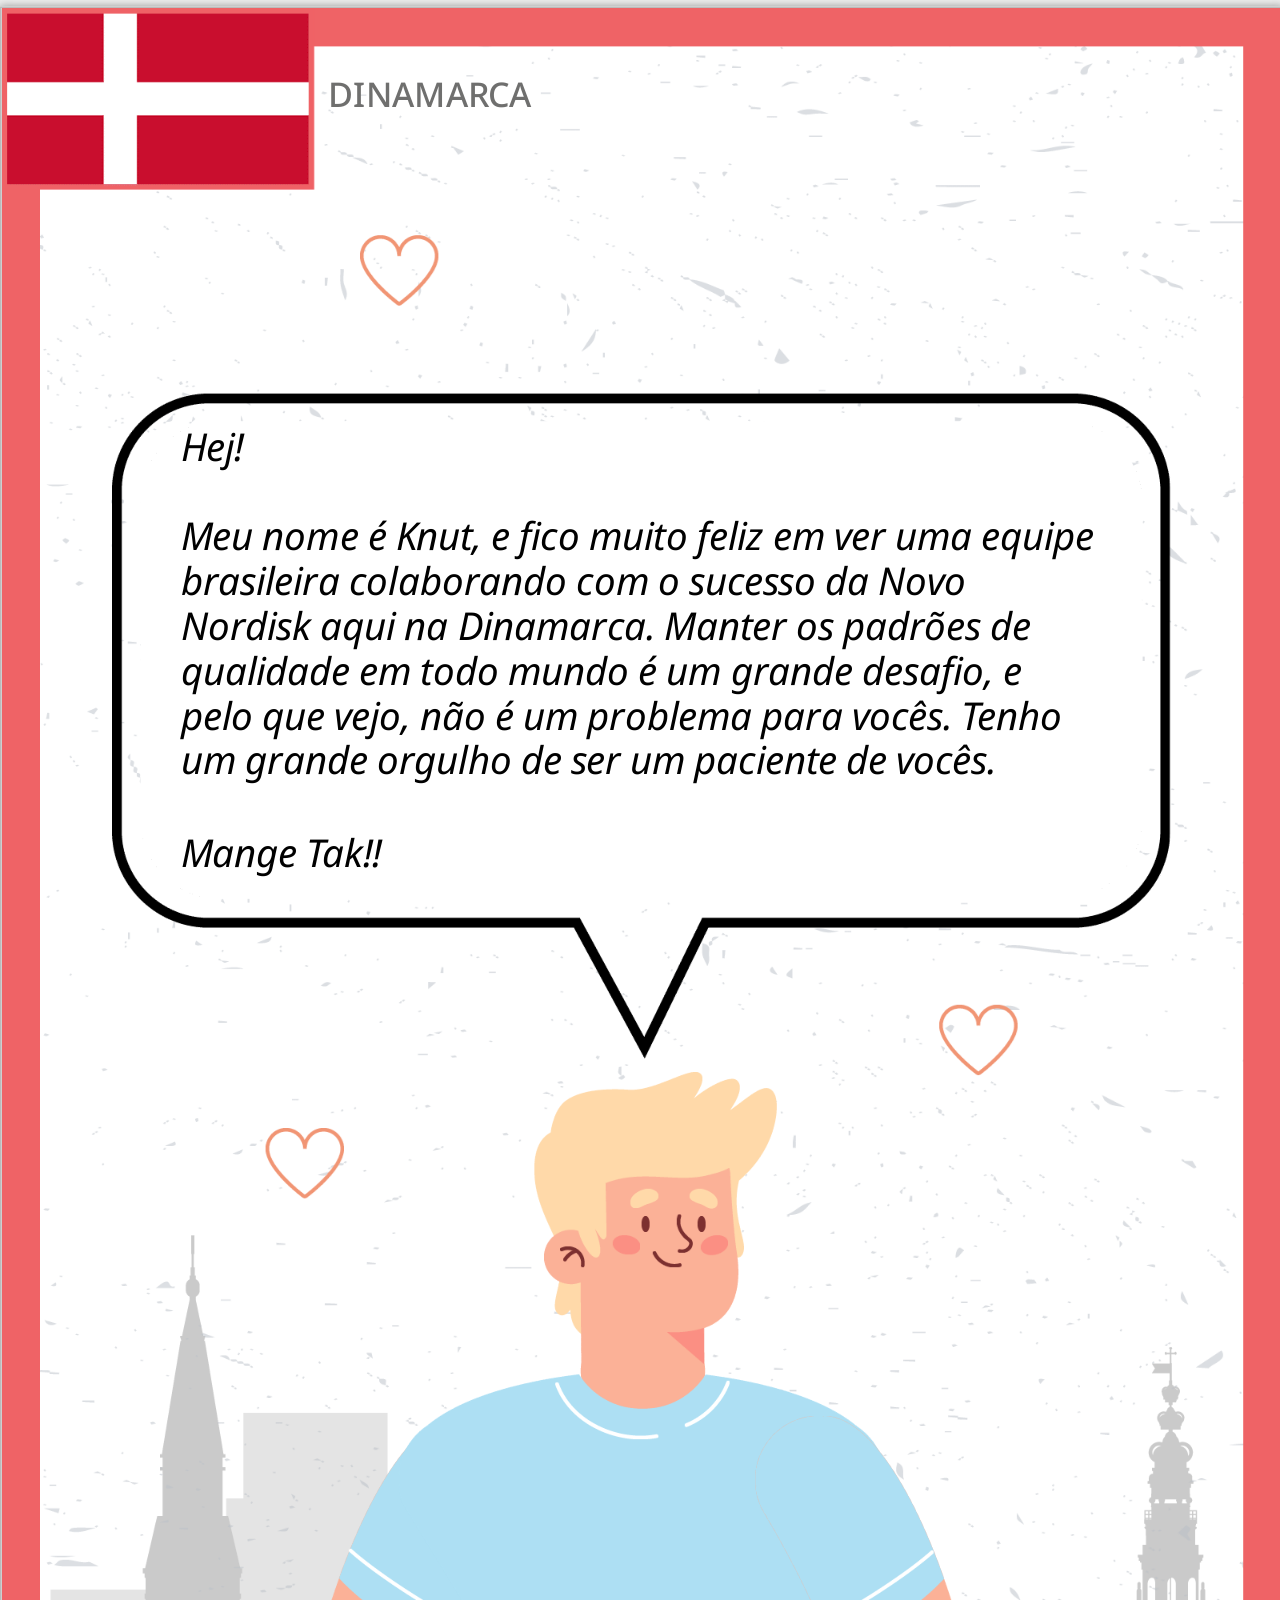
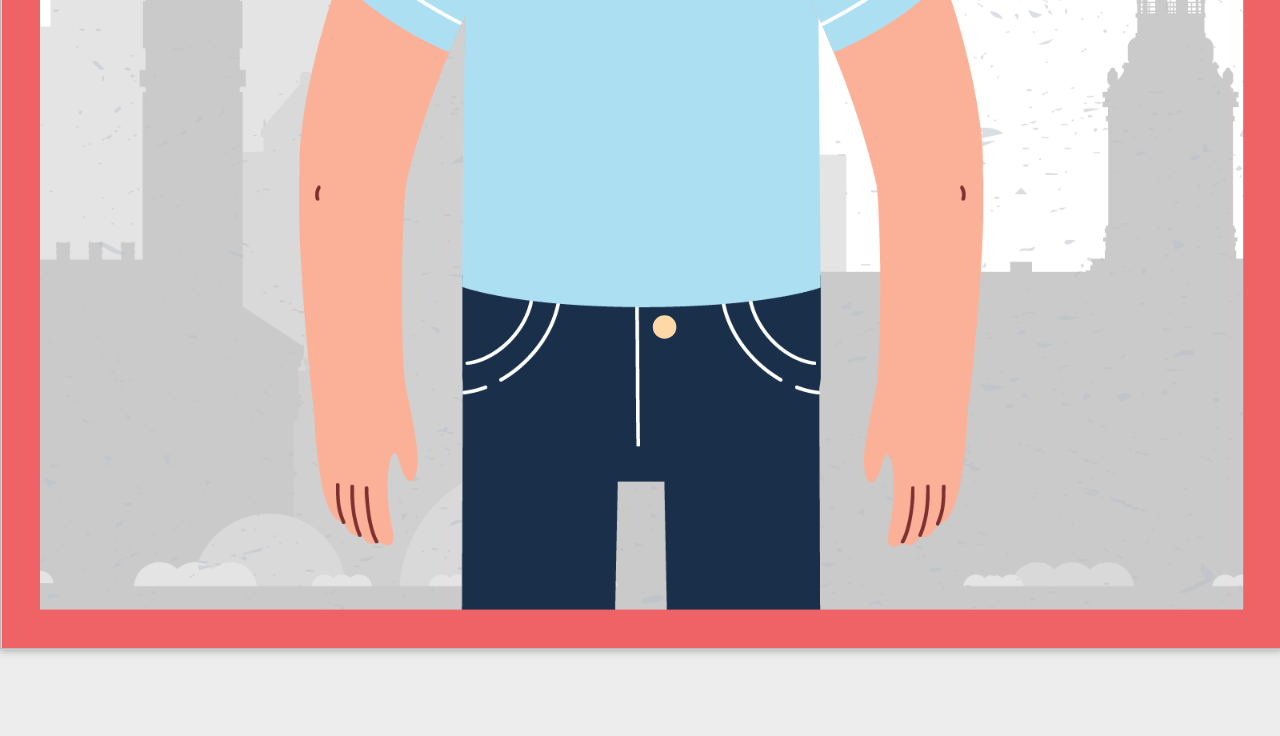
<file: QR CODE 07/index.html>
<!DOCTYPE html>
<html lang="en">
<head>
<meta charset="utf-8">
<title>QR Code 07</title>
<meta name="apple-mobile-web-app-title" content="QR Code 07">
<meta name="generator" content="In5 v3.8.14">
<meta http-equiv="X-UA-Compatible" content="IE=edge,chrome=1">
<meta name="viewport" content="initial-scale=1.0,minimum-scale=.2,maximum-scale=1.0,user-scalable=no">
<script type="text/javascript" src="https://ajax.googleapis.com/ajax/libs/jquery/3.5.1/jquery.min.js"></script>
<script type="text/javascript">window.jQuery || document.write('<script src="assets/js/jquery.min.js"><\/script>')</script>
<script type="text/javascript" src="assets/js/vmouse.min.js"></script>
<script type="text/javascript" src="assets/js/jquery.scrollTo.min.js"></script>
<script type="text/javascript" src="assets/js/in5.config.js"></script>
<link rel="stylesheet" href="assets/css/pages.css" media="all">
<style media="all and (-ms-high-contrast:none)">*::-ms-backdrop,.svg-img{width:100%;}</style>
</head>
<body>
<!--[if lt IE 10]>
<p class="chromeframe">You are using an <strong>outdated</strong> browser. Please <a href="http://browsehappy.com/">upgrade your browser</a> or <a href="http://www.google.com/chromeframe/?redirect=true">activate Google Chrome Frame</a> to improve your experience.</p>
<![endif]-->
<div id="loadIndicator"><img src="assets/images/loading.gif" alt="loading..."/><span>&nbsp;</span></div>
<div id="container-wrap">
<div id="container">
<ul class="pages paper-vertical" id="slider">
  <li class="page" data-name="1">
    <div class="page-scale-wrap mq-none mq-default" role="region" data-layout-name="undefined" data-ani-load="go({target:this},[{n:'infinite',link:1,id:37176,act:'play'},{n:'infinite',link:1,id:37175,act:'play'},{n:'infinite',link:1,id:37172,act:'play'}], 'pageload');" style="width:800px;height:1400px;">
      <img src="assets/images/item_36634.png" alt="Rectangle" class="pageItem hd" style="left:-263px !important;top:625px !important;" id="item36634"/>
      <div id="item34639" class="pageItem fauxgroup" alt="Rectangle">
        <img src="assets/images/item_34640.png" alt="EPS" style="width:2153px !important;" id="item34640" class="pageItem "/>
      </div>
      <img src="assets/images/item_36383.png" alt="Rectangle" class="pageItem hd" style="left:69px !important;top:241px !important;" id="item36383"/>
      <div id="item35671" class="pageItem">
        <p class="autoParaStyle2">Hej!</p>
        <p class="autoParaStyle2"><br /></p>
        <p class="autoParaStyle2">Meu nome é Knut, e fico muito feliz em ver uma equipe brasileira colaborando com o sucesso da Novo Nordisk aqui na Dinamarca. Manter os padrões de qualidade em todo mundo é um grande desafio, e pelo que vejo, não é um problema para vocês. Tenho um grande orgulho de ser um paciente de vocês.</p>
        <p class="autoParaStyle2"><br /></p>
        <p class="autoParaStyle1"><span class="autoCharStyle1">Mange Tak!!</span></p>
        <p class="autoParaStyle1"><br /></p>
      </div>
      <div alt="Group" style="left:186px !important;top:665px !important;" id="item36635" class="pageItem group ">
        <img src="assets/images/item_36636.png" alt="Polygon" class="pageItem hd" style="left:64px !important;top:979px !important;" id="item36636"/>
        <img src="assets/images/item_36639.png" alt="Polygon" class="pageItem hd" style="left:101px !important;top:518px !important;" id="item36639"/>
        <img src="assets/images/item_36641.png" alt="Polygon" class="pageItem hd" style="left:101px !important;top:753px !important;" id="item36641"/>
        <img src="assets/images/item_36642.png" alt="Polygon" class="pageItem hd" style="left:104px !important;top:1017px !important;" id="item36642"/>
        <img src="assets/images/item_36643.png" alt="Polygon" class="pageItem hd" style="left:98px !important;top:1056px !important;" id="item36643"/>
        <img src="assets/images/item_36644.png" alt="Polygon" class="pageItem hd" style="left:92px !important;top:1060px !important;" id="item36644"/>
        <img src="assets/images/item_36645.png" alt="Polygon" class="pageItem hd" style="left:102px !important;top:502px !important;" id="item36645"/>
        <img src="assets/images/item_36646.png" alt="Polygon" class="pageItem hd" style="left:104px !important;top:517px !important;" id="item36646"/>
        <img src="assets/images/item_36647.png" alt="Polygon" class="pageItem hd" style="left:125px !important;top:518px !important;" id="item36647"/>
        <img src="assets/images/item_36648.png" alt="Polygon" class="pageItem hd" style="left:102px !important;top:571px !important;" id="item36648"/>
        <img src="assets/images/item_36649.png" alt="Polygon" class="pageItem hd" style="left:237px !important;top:979px !important;" id="item36649"/>
        <img src="assets/images/item_36650.png" alt="Polygon" class="pageItem hd" style="left:227px !important;top:518px !important;" id="item36650"/>
        <img src="assets/images/item_36651.png" alt="Polygon" class="pageItem hd" style="left:232px !important;top:753px !important;" id="item36651"/>
        <img src="assets/images/item_36653.png" alt="Polygon" class="pageItem hd" style="left:236px !important;top:1017px !important;" id="item36653"/>
        <img src="assets/images/item_36654.png" alt="Polygon" class="pageItem hd" style="left:321px !important;top:1056px !important;" id="item36654"/>
        <img src="assets/images/item_36655.png" alt="Polygon" class="pageItem hd" style="left:327px !important;top:1060px !important;" id="item36655"/>
        <img src="assets/images/item_36656.png" alt="Polygon" class="pageItem hd" style="left:281px !important;top:517px !important;" id="item36656"/>
        <img src="assets/images/item_36657.png" alt="Polygon" class="pageItem hd" style="left:264px !important;top:518px !important;" id="item36657"/>
        <img src="assets/images/item_36658.png" alt="Polygon" class="pageItem hd" style="left:310px !important;top:571px !important;" id="item36658"/>
        <div alt="Oval" style="left:221px !important;top:527px !important;" id="item36659" class="pageItem ">
          <svg xmlns="http://www.w3.org/2000/svg" version="1.1" width="17" height="17" style="">
            <ellipse cx="7.36" cy="7.36" rx="7.36" ry="7.36" stroke="" stroke-width="1" fill="#ffd8a8"/>
          </svg>
        </div>
        <img src="assets/images/item_36661.png" alt="Polygon" class="pageItem hd" style="left:210px !important;top:520px !important;" id="item36661"/>
        <img src="assets/images/item_36662.png" alt="Polygon" class="pageItem hd" style="left:147px !important;" id="item36662"/>
        <img src="assets/images/item_36665.png" alt="Polygon" class="pageItem hd" style="left:153px !important;top:60px !important;" id="item36665"/>
        <img src="assets/images/item_36667.png" alt="Polygon" class="pageItem hd" style="left:163px !important;top:109px !important;" id="item36667"/>
        <img src="assets/images/item_36669.png" alt="Polygon" class="pageItem hd" style="left:165px !important;top:111px !important;" id="item36669"/>
        <img src="assets/images/item_36670.png" alt="Polygon" class="pageItem hd" style="left:253px !important;top:160px !important;" id="item36670"/>
        <img src="assets/images/item_36672.png" alt="Polygon" class="pageItem hd" style="left:230px !important;top:160px !important;" id="item36672"/>
        <img src="assets/images/item_36674.png" alt="Polygon" class="pageItem hd" style="left:244px !important;top:73px !important;" id="item36674"/>
        <img src="assets/images/item_36675.png" alt="Polygon" class="pageItem hd" style="left:249px !important;top:90px !important;" id="item36675"/>
        <img src="assets/images/item_36676.png" alt="Polygon" class="pageItem hd" style="left:207px !important;top:73px !important;" id="item36676"/>
        <img src="assets/images/item_36677.png" alt="Polygon" class="pageItem hd" style="left:214px !important;top:90px !important;" id="item36677"/>
        <img src="assets/images/item_36678.png" alt="Polygon" class="pageItem hd" style="left:236px !important;top:89px !important;" id="item36678"/>
        <img src="assets/images/item_36679.png" alt="Polygon" class="pageItem hd" style="left:251px !important;top:102px !important;" id="item36679"/>
        <img src="assets/images/item_36680.png" alt="Polygon" class="pageItem hd" style="left:196px !important;top:102px !important;" id="item36680"/>
        <img src="assets/images/item_36681.png" alt="Polygon" class="pageItem hd" style="left:221px !important;top:112px !important;" id="item36681"/>
        <img src="assets/images/item_36682.png" alt="Polygon" class="pageItem hd" style="top:408px !important;" id="item36682"/>
        <img src="assets/images/item_36683.png" alt="Polygon" class="pageItem hd" style="top:215px !important;" id="item36683"/>
        <img src="assets/images/item_36684.png" alt="Polygon" class="pageItem hd" style="left:25px !important;top:215px !important;" id="item36684"/>
        <img src="assets/images/item_36686.png" alt="Polygon" class="pageItem hd" style="left:31px !important;top:298px !important;" id="item36686"/>
        <img src="assets/images/item_36687.png" alt="Polygon" class="pageItem hd" style="left:9px !important;top:547px !important;" id="item36687"/>
        <img src="assets/images/item_36688.png" alt="Polygon" class="pageItem hd" style="left:41px !important;top:634px !important;" id="item36688"/>
        <img src="assets/images/item_36689.png" alt="Polygon" class="pageItem hd" style="left:32px !important;top:633px !important;" id="item36689"/>
        <img src="assets/images/item_36690.png" alt="Polygon" class="pageItem hd" style="left:23px !important;top:632px !important;" id="item36690"/>
        <img src="assets/images/item_36691.png" alt="Polygon" class="pageItem hd" style="left:10px !important;top:446px !important;" id="item36691"/>
        <img src="assets/images/item_36692.png" alt="Polygon" class="pageItem hd" style="left:62px !important;top:189px !important;" id="item36692"/>
        <img src="assets/images/item_36694.png" alt="Polygon" class="pageItem hd" style="left:361px !important;top:408px !important;" id="item36694"/>
        <img src="assets/images/item_36695.png" alt="Polygon" class="pageItem hd" style="left:285px !important;top:215px !important;" id="item36695"/>
        <img src="assets/images/item_36696.png" alt="Polygon" class="pageItem hd" style="left:285px !important;top:215px !important;" id="item36696"/>
        <img src="assets/images/item_36697.png" alt="Polygon" class="pageItem hd" style="left:326px !important;top:299px !important;" id="item36697"/>
        <img src="assets/images/item_36698.png" alt="Polygon" class="pageItem hd" style="left:353px !important;top:548px !important;" id="item36698"/>
        <img src="assets/images/item_36699.png" alt="Polygon" class="pageItem hd" style="left:376px !important;top:634px !important;" id="item36699"/>
        <img src="assets/images/item_36700.png" alt="Polygon" class="pageItem hd" style="left:387px !important;top:633px !important;" id="item36700"/>
        <img src="assets/images/item_36701.png" alt="Polygon" class="pageItem hd" style="left:398px !important;top:633px !important;" id="item36701"/>
        <img src="assets/images/item_36702.png" alt="Polygon" class="pageItem hd" style="left:413px !important;top:446px !important;" id="item36702"/>
        <img src="assets/images/item_36703.png" alt="Polygon" class="pageItem hd" style="left:160px !important;top:194px !important;" id="item36703"/>
        <img src="assets/images/item_36704.png" alt="Polygon" class="pageItem hd" style="left:241px !important;top:193px !important;" id="item36704"/>
      </div>
      <div id="item34645" alt="Rectangle" class="pageItem ">&nbsp;</div>
      <img src="assets/images/item_34658.png" alt="Rectangle" class="pageItem hd" id="item34658"/>
      <div id="item34679" class="pageItem singleline">
        <p class="autoParaStyle3">DINAMARCA</p>
      </div>
      <img src="assets/images/item_37172.png" data-ani="pulse-37172 1s ease-in-out infinite" data-id="37172" id="item37172" alt="Polygon" style="width:49px !important;left:224px !important;top:142px !important;" class="pageItem "/>
      <img src="assets/images/item_37175.png" data-ani="pulse-37175 1.5s ease-in-out infinite" data-id="37175" id="item37175" alt="Polygon" style="width:49px !important;left:586px !important;top:623px !important;" class="pageItem "/>
      <img src="assets/images/item_37176.png" data-ani="pulse-37176 1s ease-in-out infinite" data-id="37176" id="item37176" alt="Polygon" style="width:49px !important;left:165px !important;top:700px !important;" class="pageItem "/>
    </div>
  </li>
</ul>
<div id="prefooter" style="float:left;height:1px;">&nbsp;</div>
</div>
<footer id="in5footer"><a href="http://ajarproductions.com/pages/products/in5/?ref=footer" target="_blank" >Built with in5</a>.</footer>
</div>
</body>
</html>
</file>
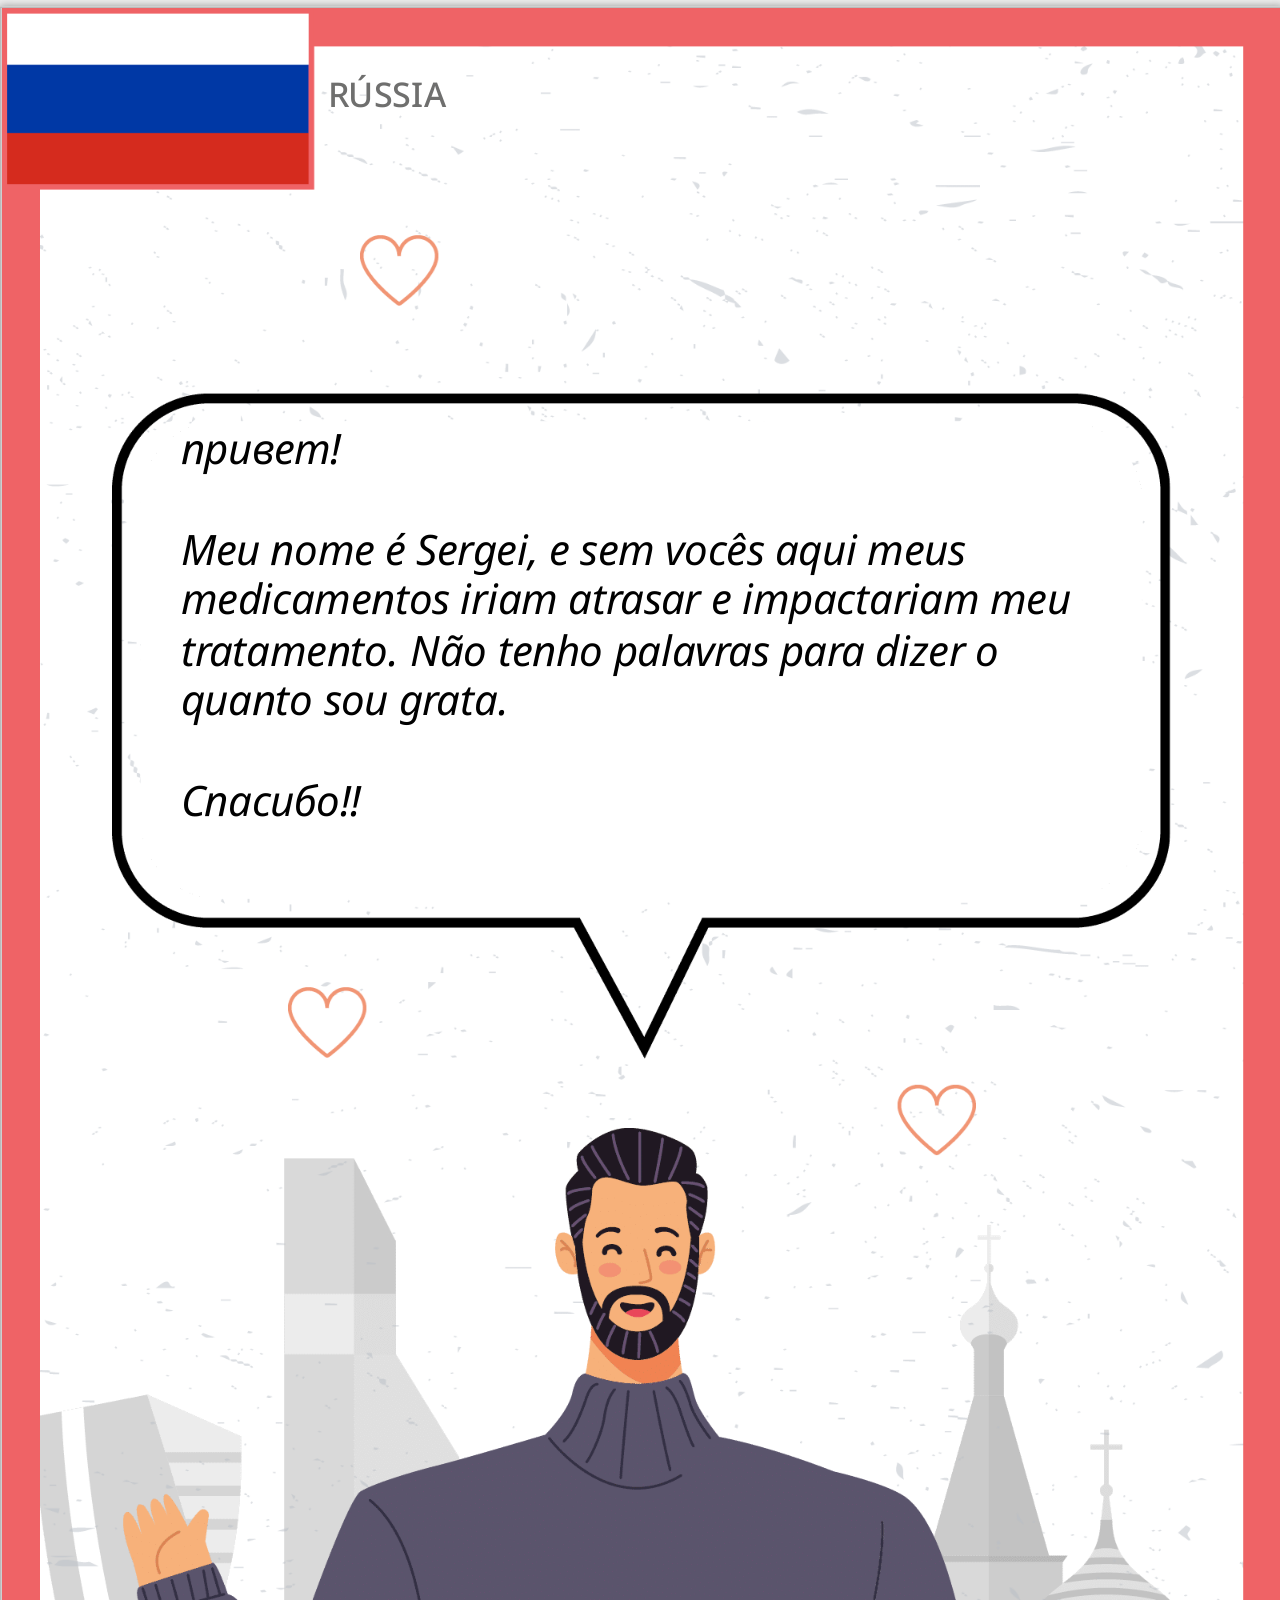
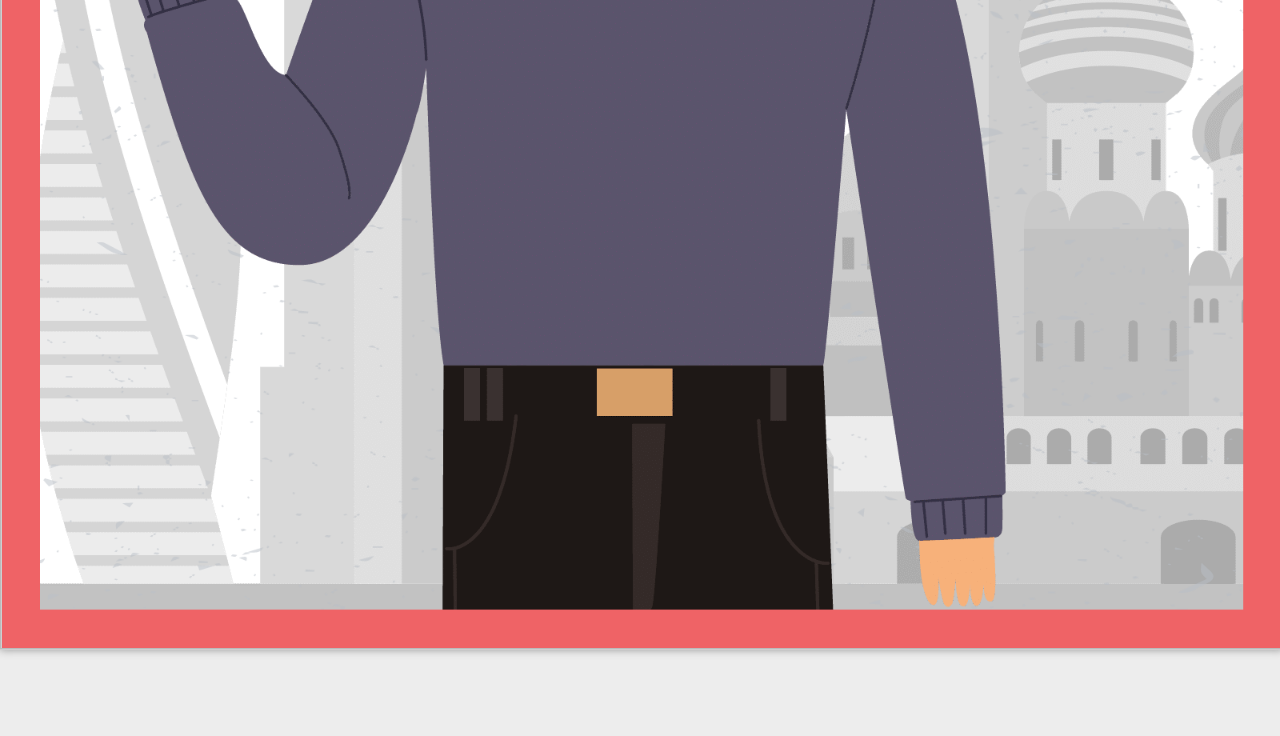
<file: QR CODE 08/index.html>
<!DOCTYPE html>
<html lang="en">
<head>
<meta charset="utf-8">
<title>QR Code 08</title>
<meta name="apple-mobile-web-app-title" content="QR Code 08">
<meta name="generator" content="In5 v3.8.14">
<meta http-equiv="X-UA-Compatible" content="IE=edge,chrome=1">
<meta name="viewport" content="initial-scale=1.0,minimum-scale=.2,maximum-scale=1.0,user-scalable=no">
<script type="text/javascript" src="https://ajax.googleapis.com/ajax/libs/jquery/3.5.1/jquery.min.js"></script>
<script type="text/javascript">window.jQuery || document.write('<script src="assets/js/jquery.min.js"><\/script>')</script>
<script type="text/javascript" src="assets/js/vmouse.min.js"></script>
<script type="text/javascript" src="assets/js/jquery.scrollTo.min.js"></script>
<script type="text/javascript" src="assets/js/in5.config.js"></script>
<link rel="stylesheet" href="assets/css/pages.css" media="all">
<style media="all and (-ms-high-contrast:none)">*::-ms-backdrop,.svg-img{width:100%;}</style>
</head>
<body>
<!--[if lt IE 10]>
<p class="chromeframe">You are using an <strong>outdated</strong> browser. Please <a href="http://browsehappy.com/">upgrade your browser</a> or <a href="http://www.google.com/chromeframe/?redirect=true">activate Google Chrome Frame</a> to improve your experience.</p>
<![endif]-->
<div id="loadIndicator"><img src="assets/images/loading.gif" alt="loading..."/><span>&nbsp;</span></div>
<div id="container-wrap">
<div id="container">
<ul class="pages paper-vertical" id="slider">
  <li class="page" data-name="1">
    <div class="page-scale-wrap mq-none mq-default" role="region" data-layout-name="undefined" data-ani-load="go({target:this},[{n:'infinite',link:1,id:36972,act:'play'},{n:'infinite',link:1,id:36970,act:'play'},{n:'infinite',link:1,id:36967,act:'play'}], 'pageload');" style="width:800px;height:1400px;">
      <img src="assets/images/item_36716.png" alt="Rectangle" class="pageItem hd" style="left:16px !important;top:719px !important;" id="item36716"/>
      <div id="item34766" class="pageItem fauxgroup" alt="Rectangle">
        <img src="assets/images/item_34768.png" alt="EPS" style="width:2153px !important;" id="item34768" class="pageItem "/>
      </div>
      <img src="assets/images/item_36387.png" alt="Rectangle" class="pageItem hd" style="left:69px !important;top:241px !important;" id="item36387"/>
      <div id="item35704" class="pageItem">
        <p class="autoParaStyle1">привет!</p>
        <p class="autoParaStyle1"><br /></p>
        <p class="autoParaStyle1">Meu nome é Sergei, e sem vocês aqui meus medicamentos iriam atrasar e impactariam meu tratamento. Não tenho palavras para dizer o quanto sou grata.</p>
        <p class="autoParaStyle1"><br /></p>
        <p class="autoParaStyle1">Спасибо!!</p>
        <p class="autoParaStyle1"><br /></p>
      </div>
      <img src="assets/images/item_36731.png" alt="Rectangle" class="pageItem hd" style="left:76px !important;top:700px !important;" id="item36731"/>
      <div id="item34772" alt="Rectangle" class="pageItem ">&nbsp;</div>
      <img src="assets/images/item_34783.png" alt="Rectangle" class="pageItem hd" id="item34783"/>
      <div id="item34791" class="pageItem singleline">
        <p class="autoParaStyle2">RÚSSIA</p>
      </div>
      <img src="assets/images/item_36967.png" data-ani="pulse-36967 1s ease-in-out infinite" data-id="36967" id="item36967" alt="Polygon" style="width:49px !important;left:224px !important;top:142px !important;" class="pageItem "/>
      <img src="assets/images/item_36970.png" data-ani="pulse-36970 1.5s ease-in-out infinite" data-id="36970" id="item36970" alt="Polygon" style="width:49px !important;left:560px !important;top:673px !important;" class="pageItem "/>
      <img src="assets/images/item_36972.png" data-ani="pulse-36972 1s ease-in-out infinite" data-id="36972" id="item36972" alt="Polygon" style="width:49px !important;left:179px !important;top:612px !important;" class="pageItem "/>
    </div>
  </li>
</ul>
<div id="prefooter" style="float:left;height:1px;">&nbsp;</div>
</div>
<footer id="in5footer"><a href="http://ajarproductions.com/pages/products/in5/?ref=footer" target="_blank" >Built with in5</a>.</footer>
</div>
</body>
</html>
</file>
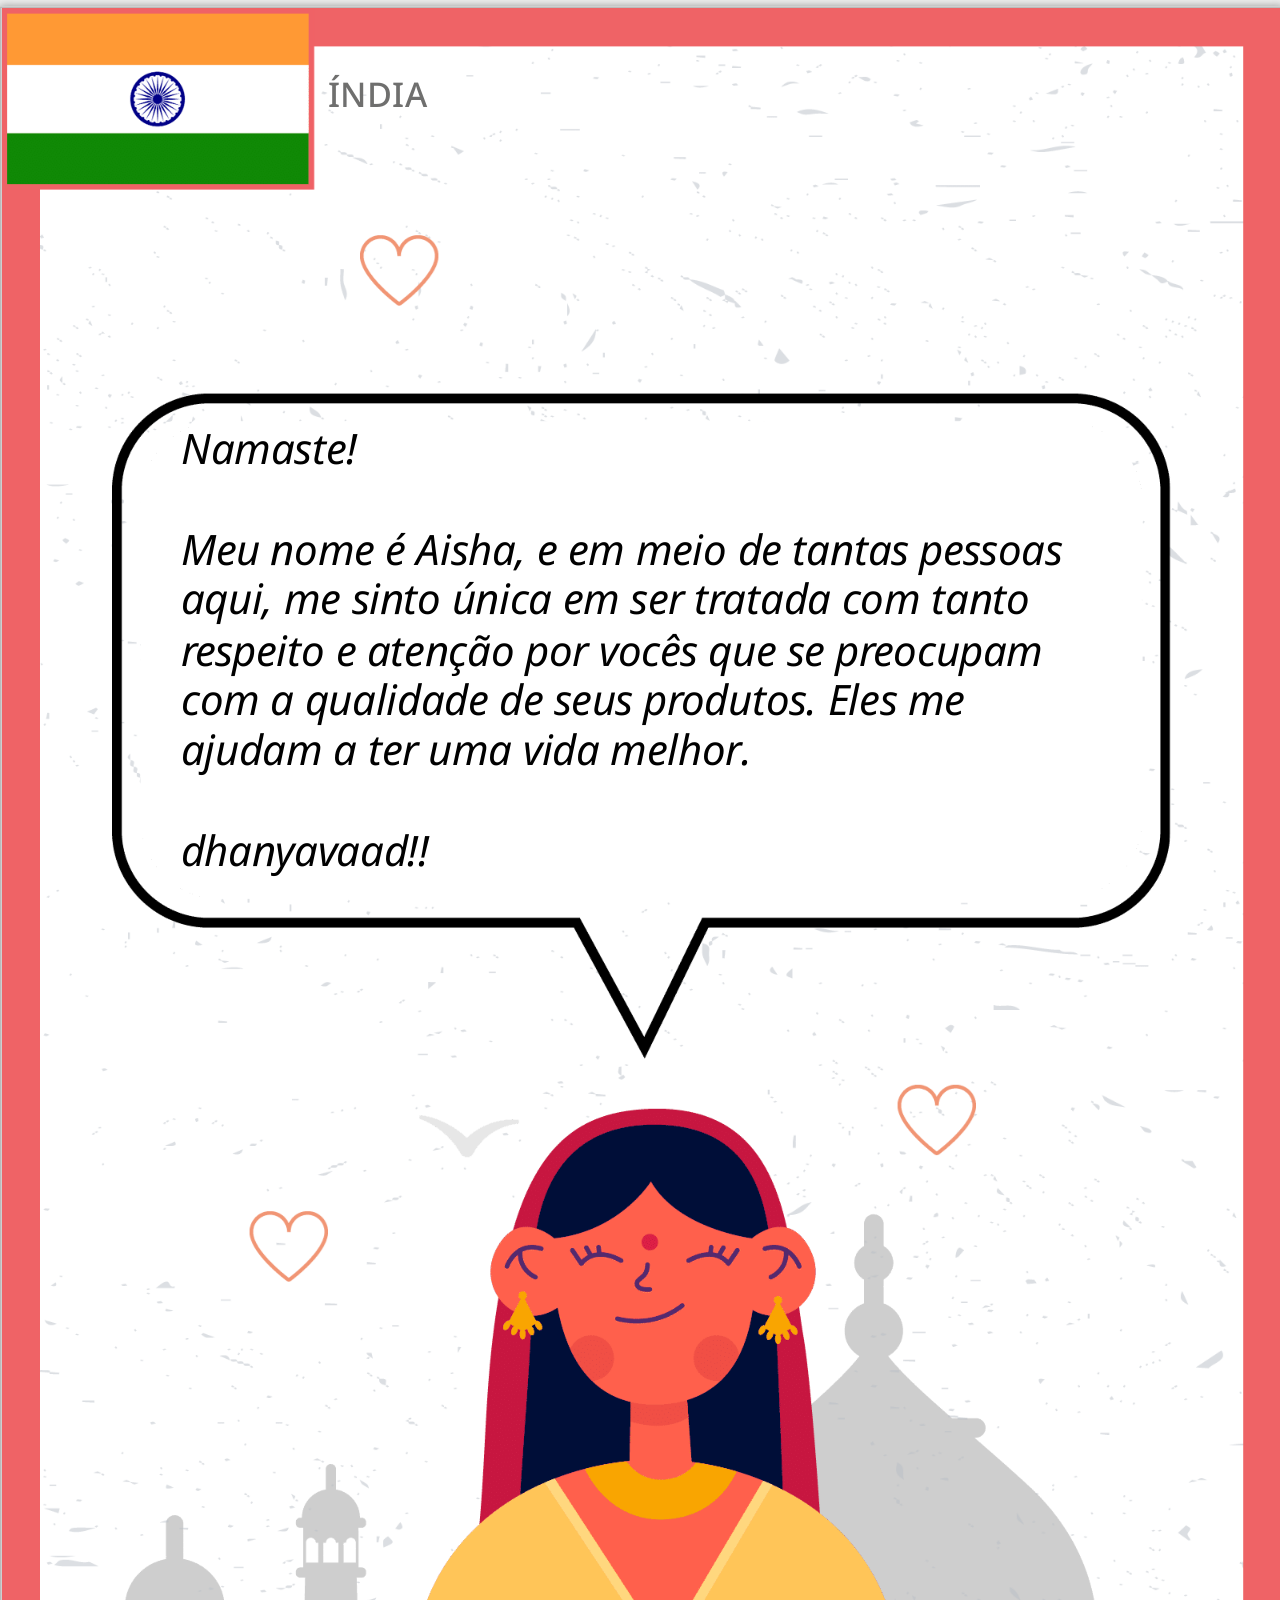
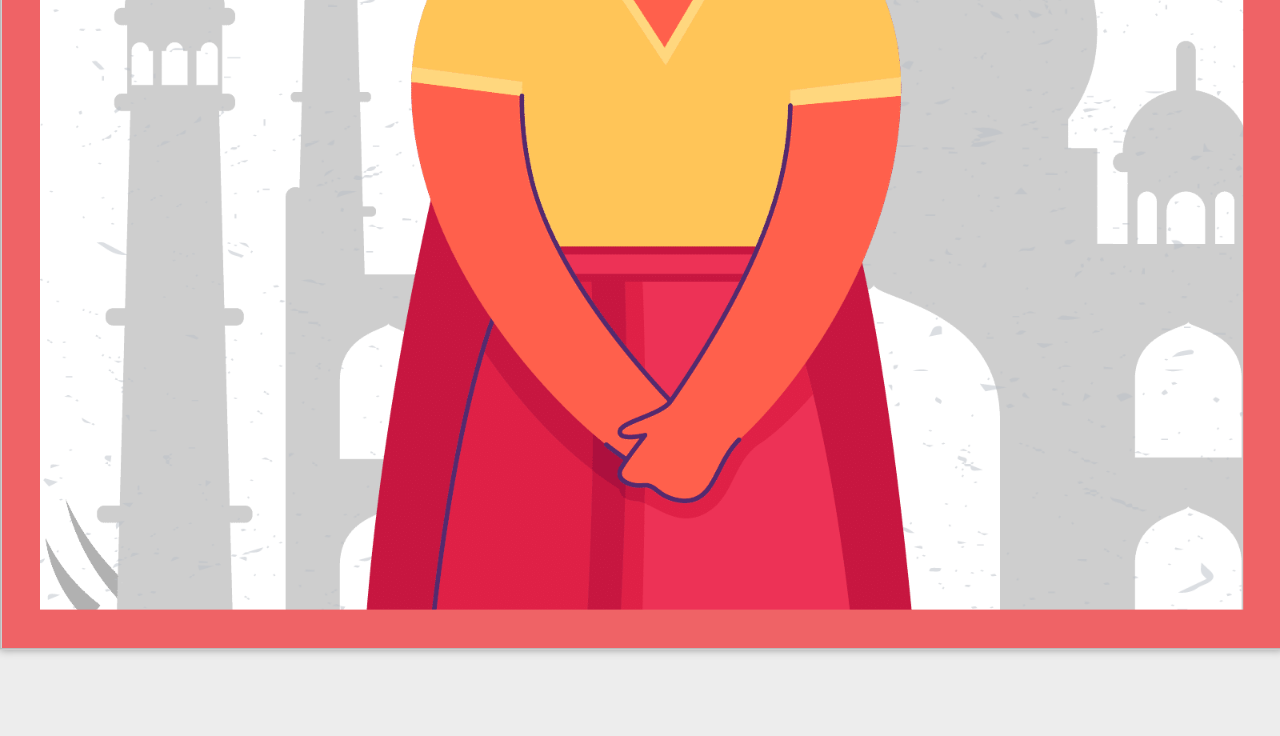
<file: QR CODE 09/index.html>
<!DOCTYPE html>
<html lang="en">
<head>
<meta charset="utf-8">
<title>QR Code 09</title>
<meta name="apple-mobile-web-app-title" content="QR Code 09">
<meta name="generator" content="In5 v3.8.14">
<meta http-equiv="X-UA-Compatible" content="IE=edge,chrome=1">
<meta name="viewport" content="initial-scale=1.0,minimum-scale=.2,maximum-scale=1.0,user-scalable=no">
<script type="text/javascript" src="https://ajax.googleapis.com/ajax/libs/jquery/3.5.1/jquery.min.js"></script>
<script type="text/javascript">window.jQuery || document.write('<script src="assets/js/jquery.min.js"><\/script>')</script>
<script type="text/javascript" src="assets/js/vmouse.min.js"></script>
<script type="text/javascript" src="assets/js/jquery.scrollTo.min.js"></script>
<script type="text/javascript" src="assets/js/in5.config.js"></script>
<link rel="stylesheet" href="assets/css/pages.css" media="all">
<style media="all and (-ms-high-contrast:none)">*::-ms-backdrop,.svg-img{width:100%;}</style>
</head>
<body>
<!--[if lt IE 10]>
<p class="chromeframe">You are using an <strong>outdated</strong> browser. Please <a href="http://browsehappy.com/">upgrade your browser</a> or <a href="http://www.google.com/chromeframe/?redirect=true">activate Google Chrome Frame</a> to improve your experience.</p>
<![endif]-->
<div id="loadIndicator"><img src="assets/images/loading.gif" alt="loading..."/><span>&nbsp;</span></div>
<div id="container-wrap">
<div id="container">
<ul class="pages paper-vertical" id="slider">
  <li class="page" data-name="1">
    <div class="page-scale-wrap mq-none mq-default" role="region" data-layout-name="undefined" data-ani-load="go({target:this},[{n:'infinite',link:1,id:36989,act:'play'},{n:'infinite',link:1,id:36988,act:'play'},{n:'infinite',link:1,id:36984,act:'play'}], 'pageload');" style="width:800px;height:1400px;">
      <img src="assets/images/item_36782.png" alt="Rectangle" class="pageItem hd" style="left:-488px !important;top:613px !important;" id="item36782"/>
      <div id="item34879" class="pageItem fauxgroup" alt="Rectangle">
        <img src="assets/images/item_34880.png" alt="EPS" style="width:2153px !important;" id="item34880" class="pageItem "/>
      </div>
      <img src="assets/images/item_36393.png" alt="Rectangle" class="pageItem hd" style="left:69px !important;top:241px !important;" id="item36393"/>
      <div id="item35734" class="pageItem">
        <p class="autoParaStyle1">Namaste!</p>
        <p class="autoParaStyle1"><br /></p>
        <p class="autoParaStyle1">Meu nome é Aisha, e em meio de tantas pessoas aqui, me sinto única em ser tratada com tanto respeito e atenção por vocês que se preocupam com a qualidade de seus produtos. Eles me ajudam a ter uma vida melhor.</p>
        <p class="autoParaStyle1"><br /></p>
        <p class="autoParaStyle1">dhanyavaad!!</p>
        <p class="autoParaStyle1"><br /></p>
      </div>
      <img src="assets/images/item_36747.png" alt="Rectangle" class="pageItem hd" style="left:-34px !important;top:688px !important;" id="item36747"/>
      <div id="item34884" alt="Rectangle" class="pageItem ">&nbsp;</div>
      <img src="assets/images/item_34895.png" alt="Rectangle" class="pageItem hd" id="item34895"/>
      <div id="item34903" class="pageItem singleline">
        <p class="autoParaStyle2">ÍNDIA</p>
      </div>
      <img src="assets/images/item_36984.png" data-ani="pulse-36984 1s ease-in-out infinite" data-id="36984" id="item36984" alt="Polygon" style="width:49px !important;left:224px !important;top:142px !important;" class="pageItem "/>
      <img src="assets/images/item_36988.png" data-ani="pulse-36988 1.5s ease-in-out infinite" data-id="36988" id="item36988" alt="Polygon" style="width:49px !important;left:560px !important;top:673px !important;" class="pageItem "/>
      <img src="assets/images/item_36989.png" data-ani="pulse-36989 1s ease-in-out infinite" data-id="36989" id="item36989" alt="Polygon" style="width:49px !important;left:155px !important;top:752px !important;" class="pageItem "/>
    </div>
  </li>
</ul>
<div id="prefooter" style="float:left;height:1px;">&nbsp;</div>
</div>
<footer id="in5footer"><a href="http://ajarproductions.com/pages/products/in5/?ref=footer" target="_blank" >Built with in5</a>.</footer>
</div>
</body>
</html>
</file>
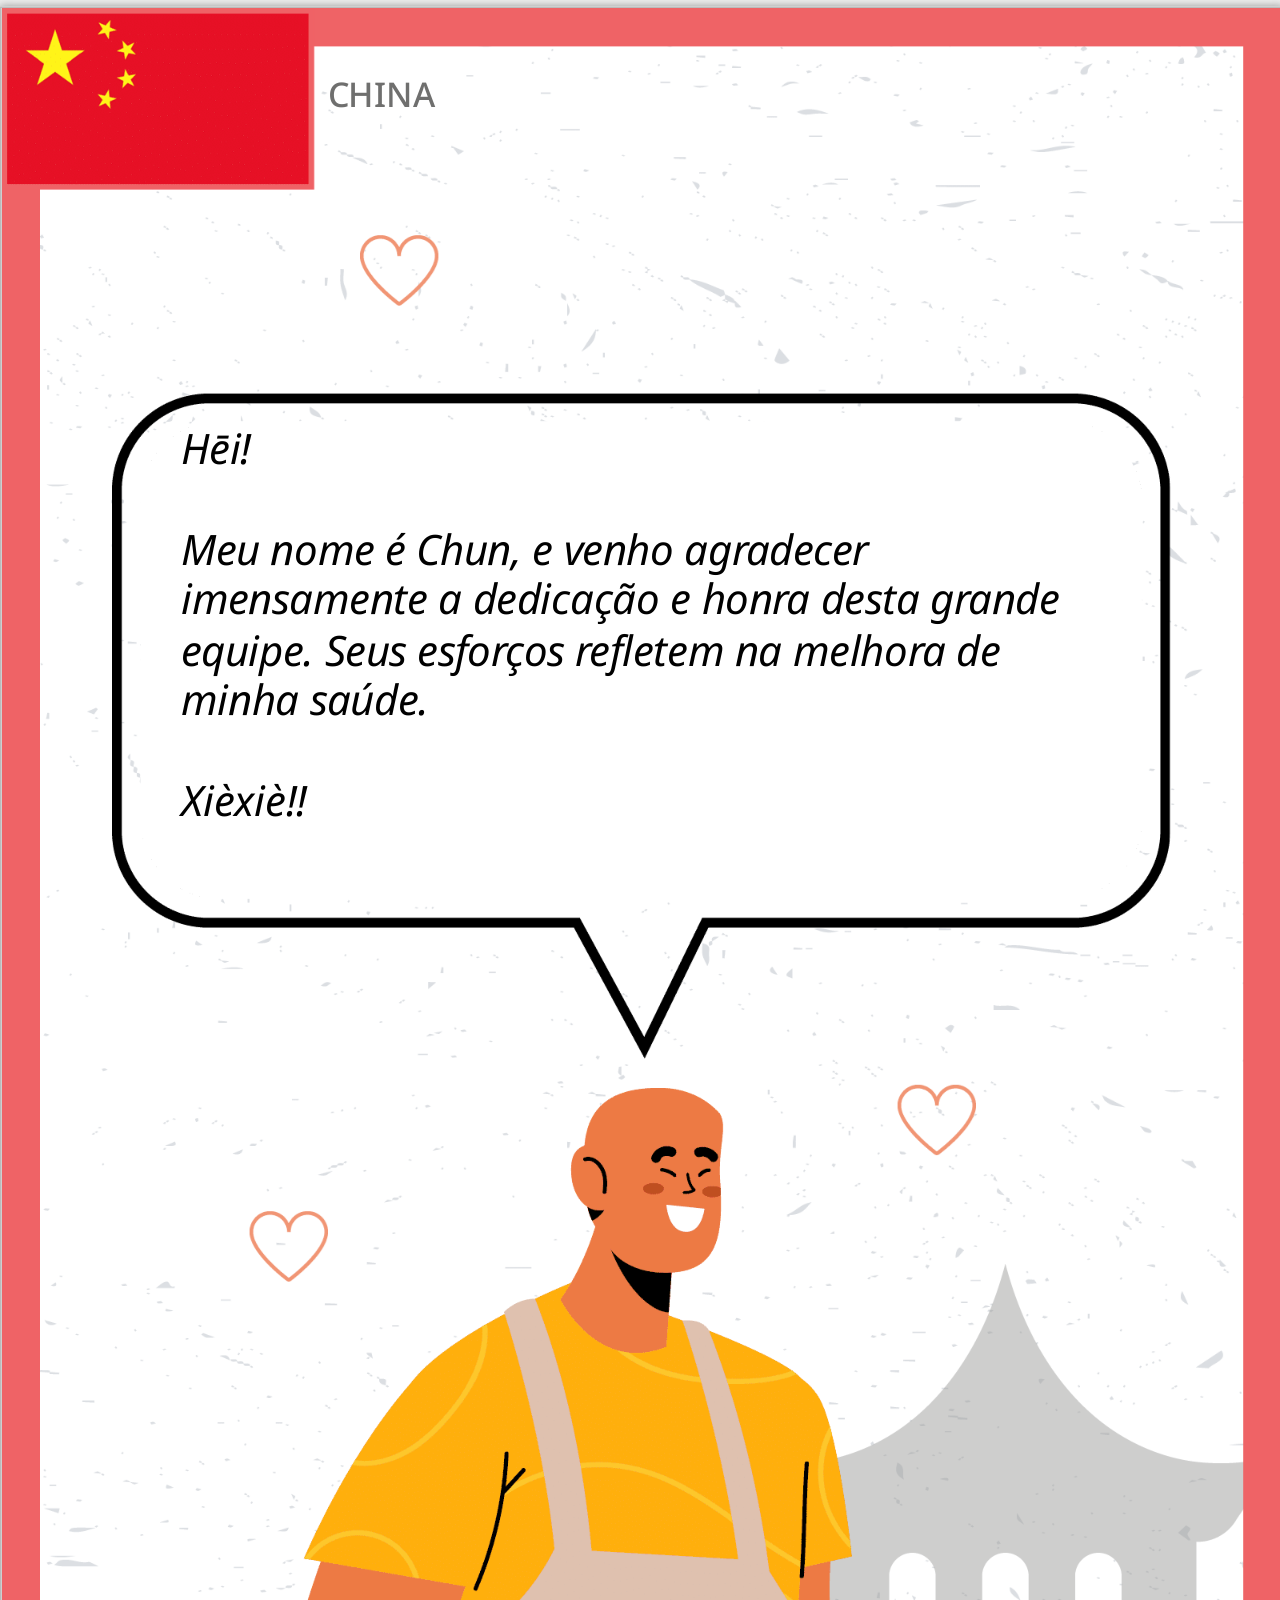
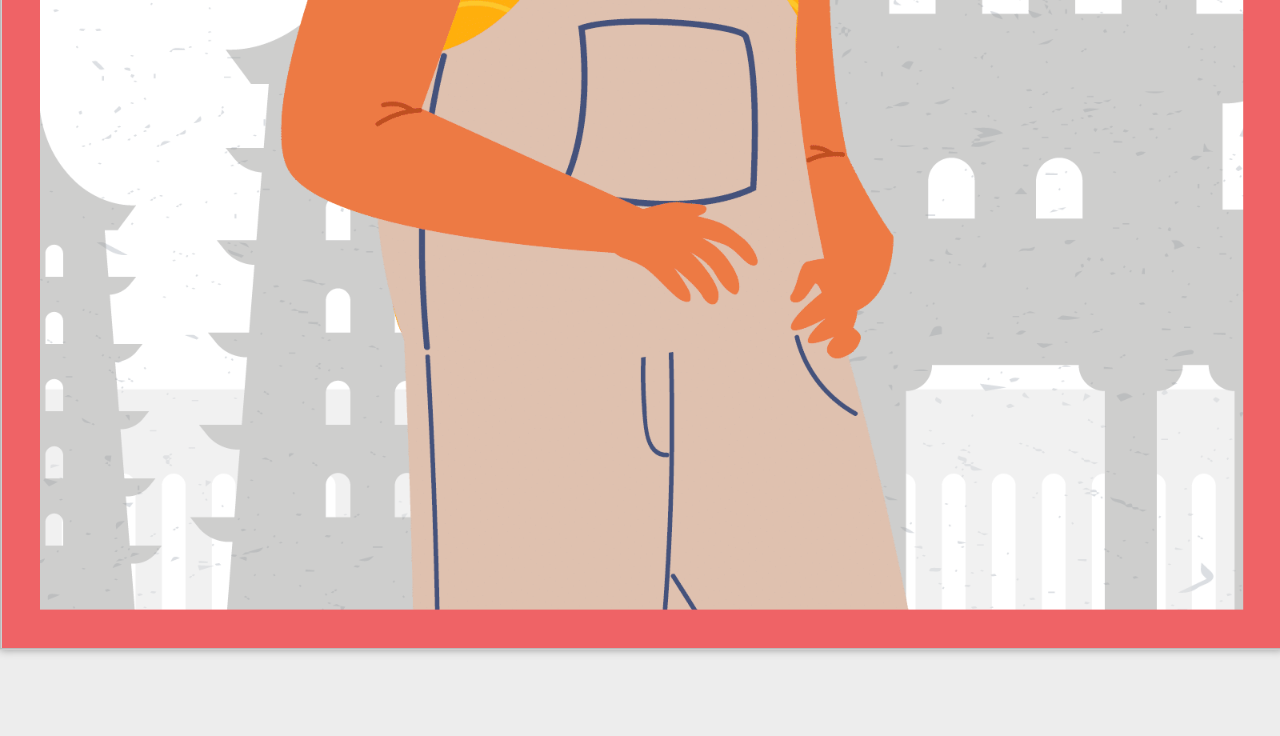
<file: QR CODE 10/index.html>
<!DOCTYPE html>
<html lang="en">
<head>
<meta charset="utf-8">
<title>QR Code 10</title>
<meta name="apple-mobile-web-app-title" content="QR Code 10">
<meta name="generator" content="In5 v3.8.14">
<meta http-equiv="X-UA-Compatible" content="IE=edge,chrome=1">
<meta name="viewport" content="initial-scale=1.0,minimum-scale=.2,maximum-scale=1.0,user-scalable=no">
<script type="text/javascript" src="https://ajax.googleapis.com/ajax/libs/jquery/3.5.1/jquery.min.js"></script>
<script type="text/javascript">window.jQuery || document.write('<script src="assets/js/jquery.min.js"><\/script>')</script>
<script type="text/javascript" src="assets/js/vmouse.min.js"></script>
<script type="text/javascript" src="assets/js/jquery.scrollTo.min.js"></script>
<script type="text/javascript" src="assets/js/in5.config.js"></script>
<link rel="stylesheet" href="assets/css/pages.css" media="all">
<style media="all and (-ms-high-contrast:none)">*::-ms-backdrop,.svg-img{width:100%;}</style>
</head>
<body>
<!--[if lt IE 10]>
<p class="chromeframe">You are using an <strong>outdated</strong> browser. Please <a href="http://browsehappy.com/">upgrade your browser</a> or <a href="http://www.google.com/chromeframe/?redirect=true">activate Google Chrome Frame</a> to improve your experience.</p>
<![endif]-->
<div id="loadIndicator"><img src="assets/images/loading.gif" alt="loading..."/><span>&nbsp;</span></div>
<div id="container-wrap">
<div id="container">
<ul class="pages paper-vertical" id="slider">
  <li class="page" data-name="1">
    <div class="page-scale-wrap mq-none mq-default" role="region" data-layout-name="undefined" data-ani-load="go({target:this},[{n:'infinite',link:1,id:36981,act:'play'},{n:'infinite',link:1,id:36980,act:'play'},{n:'infinite',link:1,id:36977,act:'play'}], 'pageload');" style="width:800px;height:1400px;">
      <div id="item35022" class="pageItem fauxgroup" alt="Rectangle">
        <img src="assets/images/item_35023.png" alt="EPS" style="width:2153px !important;" id="item35023" class="pageItem "/>
      </div>
      <img src="assets/images/item_36789.png" alt="Rectangle" class="pageItem hd" style="left:-159px !important;top:785px !important;" id="item36789"/>
      <img src="assets/images/item_36401.png" alt="Rectangle" class="pageItem hd" style="left:69px !important;top:241px !important;" id="item36401"/>
      <div id="item35766" class="pageItem">
        <p class="autoParaStyle1">Hēi!</p>
        <p class="autoParaStyle1"><br /></p>
        <p class="autoParaStyle1">Meu nome é Chun, e venho agradecer imensamente a dedicação e honra desta grande equipe. Seus esforços refletem na melhora de minha saúde.</p>
        <p class="autoParaStyle1"><br /></p>
        <p class="autoParaStyle1">Xièxiè!!</p>
        <p class="autoParaStyle1"><br /></p>
      </div>
      <img src="assets/images/item_36865.png" alt="Rectangle" class="pageItem hd" style="left:-125px !important;top:675px !important;" id="item36865"/>
      <div id="item35027" alt="Rectangle" class="pageItem ">&nbsp;</div>
      <img src="assets/images/item_35039.png" alt="Rectangle" class="pageItem hd" id="item35039"/>
      <div id="item35074" class="pageItem singleline">
        <p class="autoParaStyle2">CHINA</p>
      </div>
      <img src="assets/images/item_36977.png" data-ani="pulse-36977 1s ease-in-out infinite" data-id="36977" id="item36977" alt="Polygon" style="width:49px !important;left:224px !important;top:142px !important;" class="pageItem "/>
      <img src="assets/images/item_36980.png" data-ani="pulse-36980 1.5s ease-in-out infinite" data-id="36980" id="item36980" alt="Polygon" style="width:49px !important;left:560px !important;top:673px !important;" class="pageItem "/>
      <img src="assets/images/item_36981.png" data-ani="pulse-36981 1s ease-in-out infinite" data-id="36981" id="item36981" alt="Polygon" style="width:49px !important;left:155px !important;top:752px !important;" class="pageItem "/>
    </div>
  </li>
</ul>
<div id="prefooter" style="float:left;height:1px;">&nbsp;</div>
</div>
<footer id="in5footer"><a href="http://ajarproductions.com/pages/products/in5/?ref=footer" target="_blank" >Built with in5</a>.</footer>
</div>
</body>
</html>
</file>
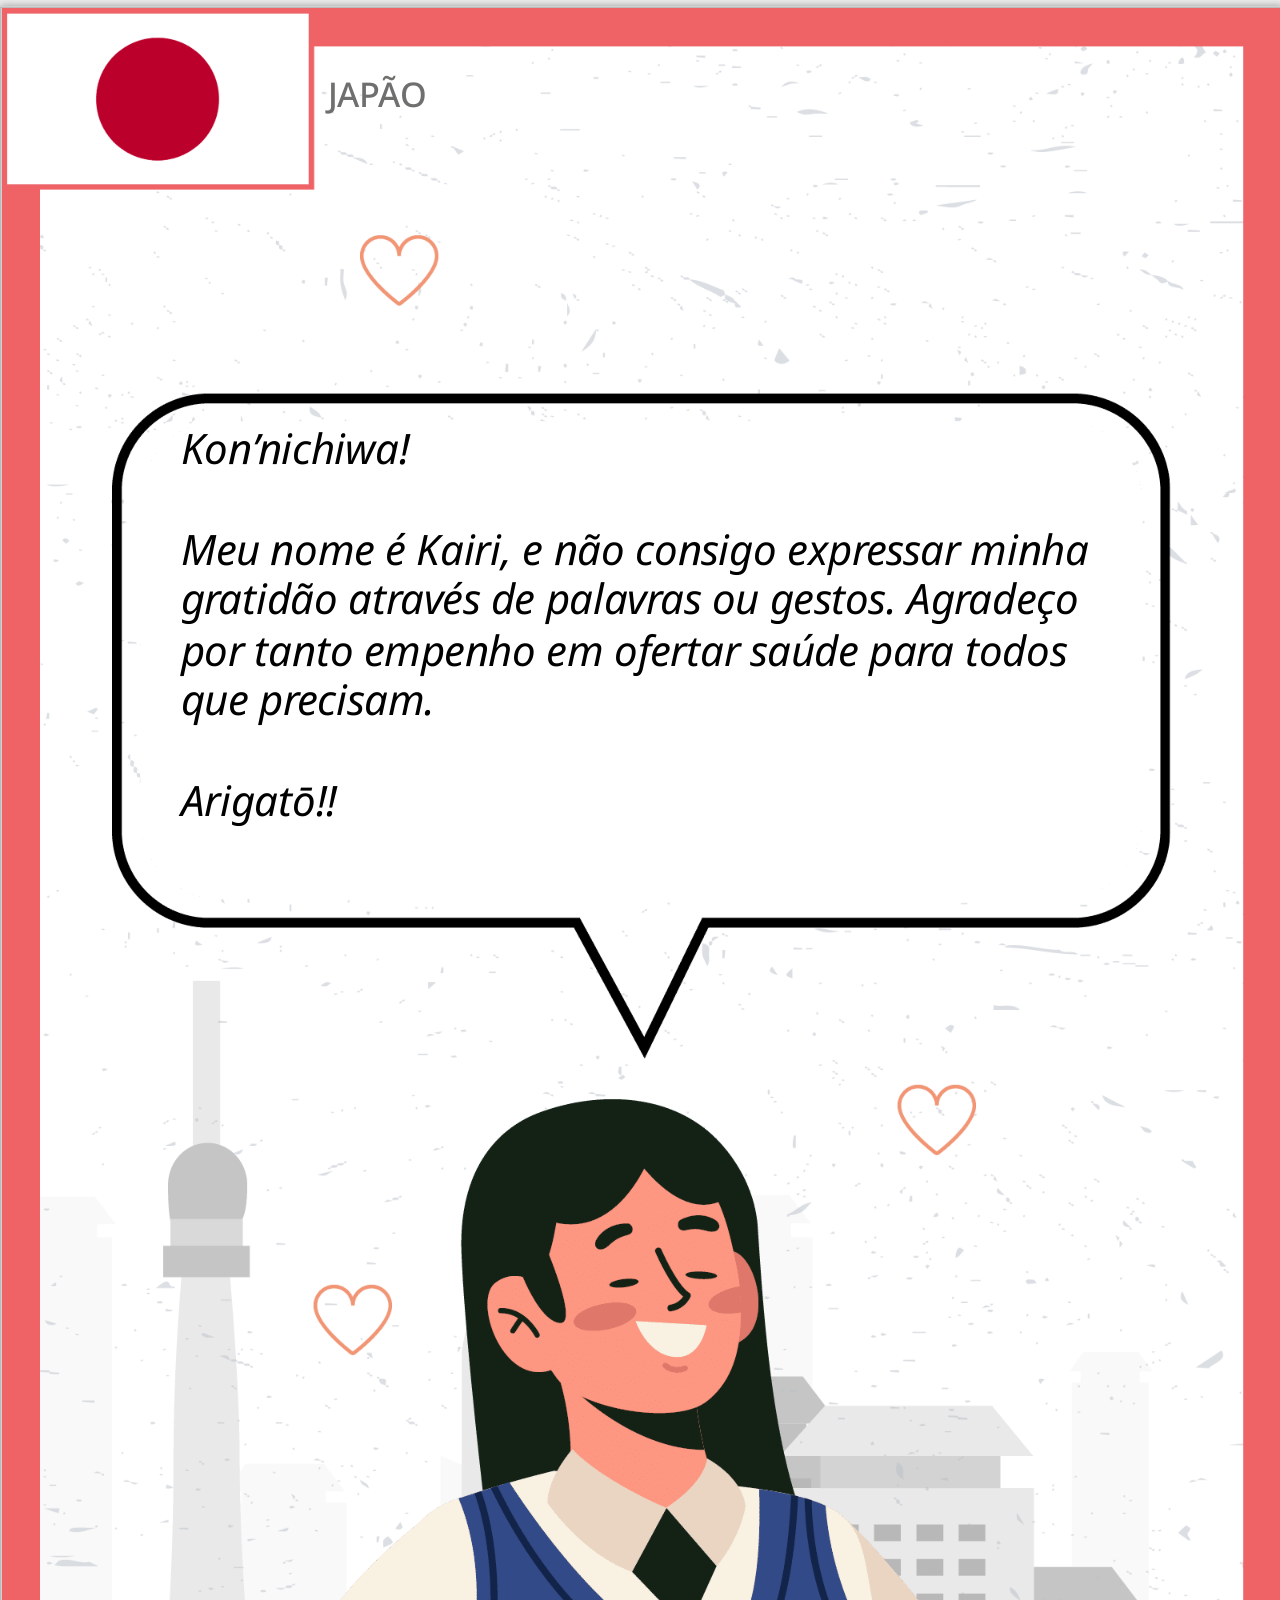
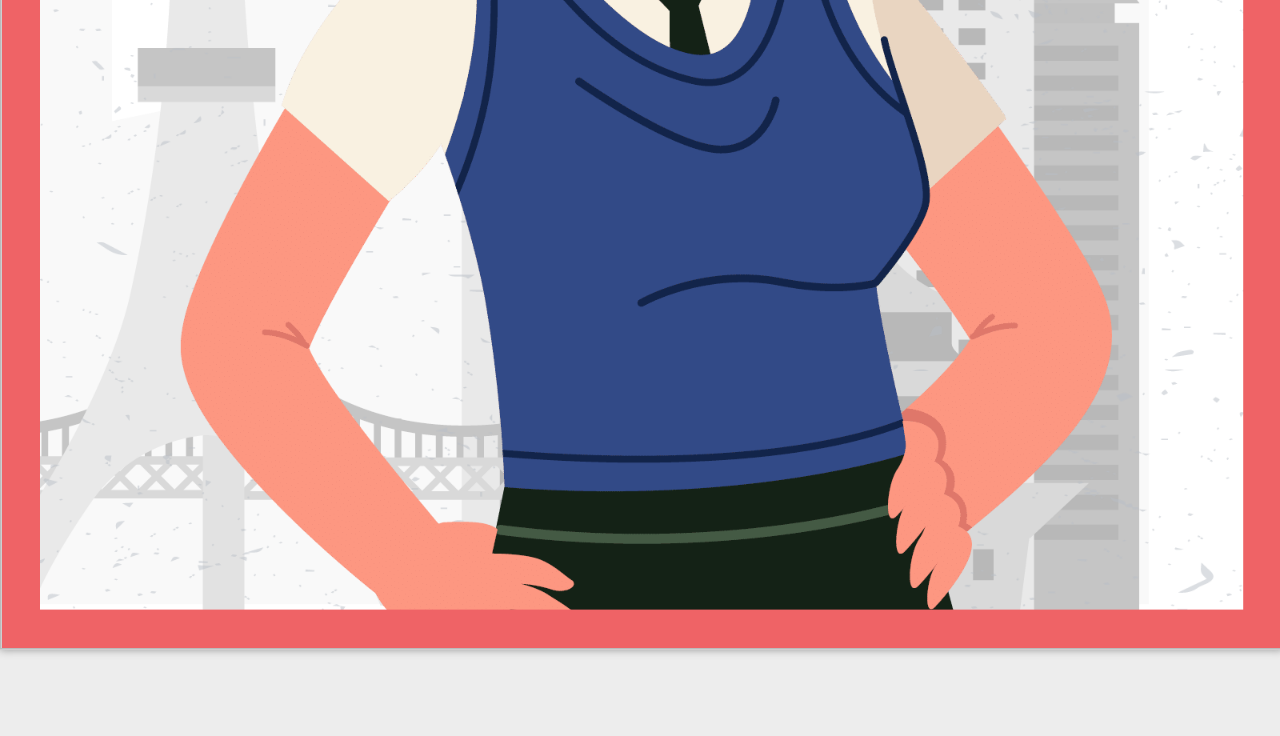
<file: QR CODE 11/index.html>
<!DOCTYPE html>
<html lang="en">
<head>
<meta charset="utf-8">
<title>QR Code 11</title>
<meta name="apple-mobile-web-app-title" content="QR Code 11">
<meta name="generator" content="In5 v3.8.14">
<meta http-equiv="X-UA-Compatible" content="IE=edge,chrome=1">
<meta name="viewport" content="initial-scale=1.0,minimum-scale=.2,maximum-scale=1.0,user-scalable=no">
<script type="text/javascript" src="https://ajax.googleapis.com/ajax/libs/jquery/3.5.1/jquery.min.js"></script>
<script type="text/javascript">window.jQuery || document.write('<script src="assets/js/jquery.min.js"><\/script>')</script>
<script type="text/javascript" src="assets/js/vmouse.min.js"></script>
<script type="text/javascript" src="assets/js/jquery.scrollTo.min.js"></script>
<script type="text/javascript" src="assets/js/in5.config.js"></script>
<link rel="stylesheet" href="assets/css/pages.css" media="all">
<style media="all and (-ms-high-contrast:none)">*::-ms-backdrop,.svg-img{width:100%;}</style>
</head>
<body>
<!--[if lt IE 10]>
<p class="chromeframe">You are using an <strong>outdated</strong> browser. Please <a href="http://browsehappy.com/">upgrade your browser</a> or <a href="http://www.google.com/chromeframe/?redirect=true">activate Google Chrome Frame</a> to improve your experience.</p>
<![endif]-->
<div id="loadIndicator"><img src="assets/images/loading.gif" alt="loading..."/><span>&nbsp;</span></div>
<div id="container-wrap">
<div id="container">
<ul class="pages paper-vertical" id="slider">
  <li class="page" data-name="1">
    <div class="page-scale-wrap mq-none mq-default" role="region" data-layout-name="undefined" data-ani-load="go({target:this},[{n:'infinite',link:1,id:36976,act:'play'},{n:'infinite',link:1,id:36974,act:'play'},{n:'infinite',link:1,id:36971,act:'play'}], 'pageload');" style="width:800px;height:1400px;">
      <img src="assets/images/item_36821.png" alt="Rectangle" class="pageItem hd" style="left:-478px !important;top:607px !important;" id="item36821"/>
      <div id="item35162" class="pageItem fauxgroup" alt="Rectangle">
        <img src="assets/images/item_35163.png" alt="EPS" style="width:2153px !important;" id="item35163" class="pageItem "/>
      </div>
      <img src="assets/images/item_36406.png" alt="Rectangle" class="pageItem hd" style="left:69px !important;top:241px !important;" id="item36406"/>
      <div id="item35795" class="pageItem">
        <p class="autoParaStyle1">Kon’nichiwa!</p>
        <p class="autoParaStyle1"><br /></p>
        <p class="autoParaStyle1">Meu nome é Kairi, e não consigo expressar minha gratidão através de palavras ou gestos. Agradeço por tanto empenho em ofertar saúde para todos que precisam.</p>
        <p class="autoParaStyle1"><br /></p>
        <p class="autoParaStyle1">Arigatō!!</p>
        <p class="autoParaStyle1"><br /></p>
        <p class="autoParaStyle1"><br /></p>
      </div>
      <img src="assets/images/item_36831.png" alt="Rectangle" class="pageItem hd" style="left:112px !important;top:682px !important;" id="item36831"/>
      <div id="item35169" alt="Rectangle" class="pageItem ">&nbsp;</div>
      <img src="assets/images/item_35180.png" alt="Rectangle" class="pageItem hd" id="item35180"/>
      <div id="item35191" class="pageItem singleline">
        <p class="autoParaStyle2">JAPÃO</p>
      </div>
      <img src="assets/images/item_36971.png" data-ani="pulse-36971 1s ease-in-out infinite" data-id="36971" id="item36971" alt="Polygon" style="width:49px !important;left:224px !important;top:142px !important;" class="pageItem "/>
      <img src="assets/images/item_36974.png" data-ani="pulse-36974 1.5s ease-in-out infinite" data-id="36974" id="item36974" alt="Polygon" style="width:49px !important;left:560px !important;top:673px !important;" class="pageItem "/>
      <img src="assets/images/item_36976.png" data-ani="pulse-36976 1s ease-in-out infinite" data-id="36976" id="item36976" alt="Polygon" style="width:49px !important;left:195px !important;top:798px !important;" class="pageItem "/>
    </div>
  </li>
</ul>
<div id="prefooter" style="float:left;height:1px;">&nbsp;</div>
</div>
<footer id="in5footer"><a href="http://ajarproductions.com/pages/products/in5/?ref=footer" target="_blank" >Built with in5</a>.</footer>
</div>
</body>
</html>
</file>
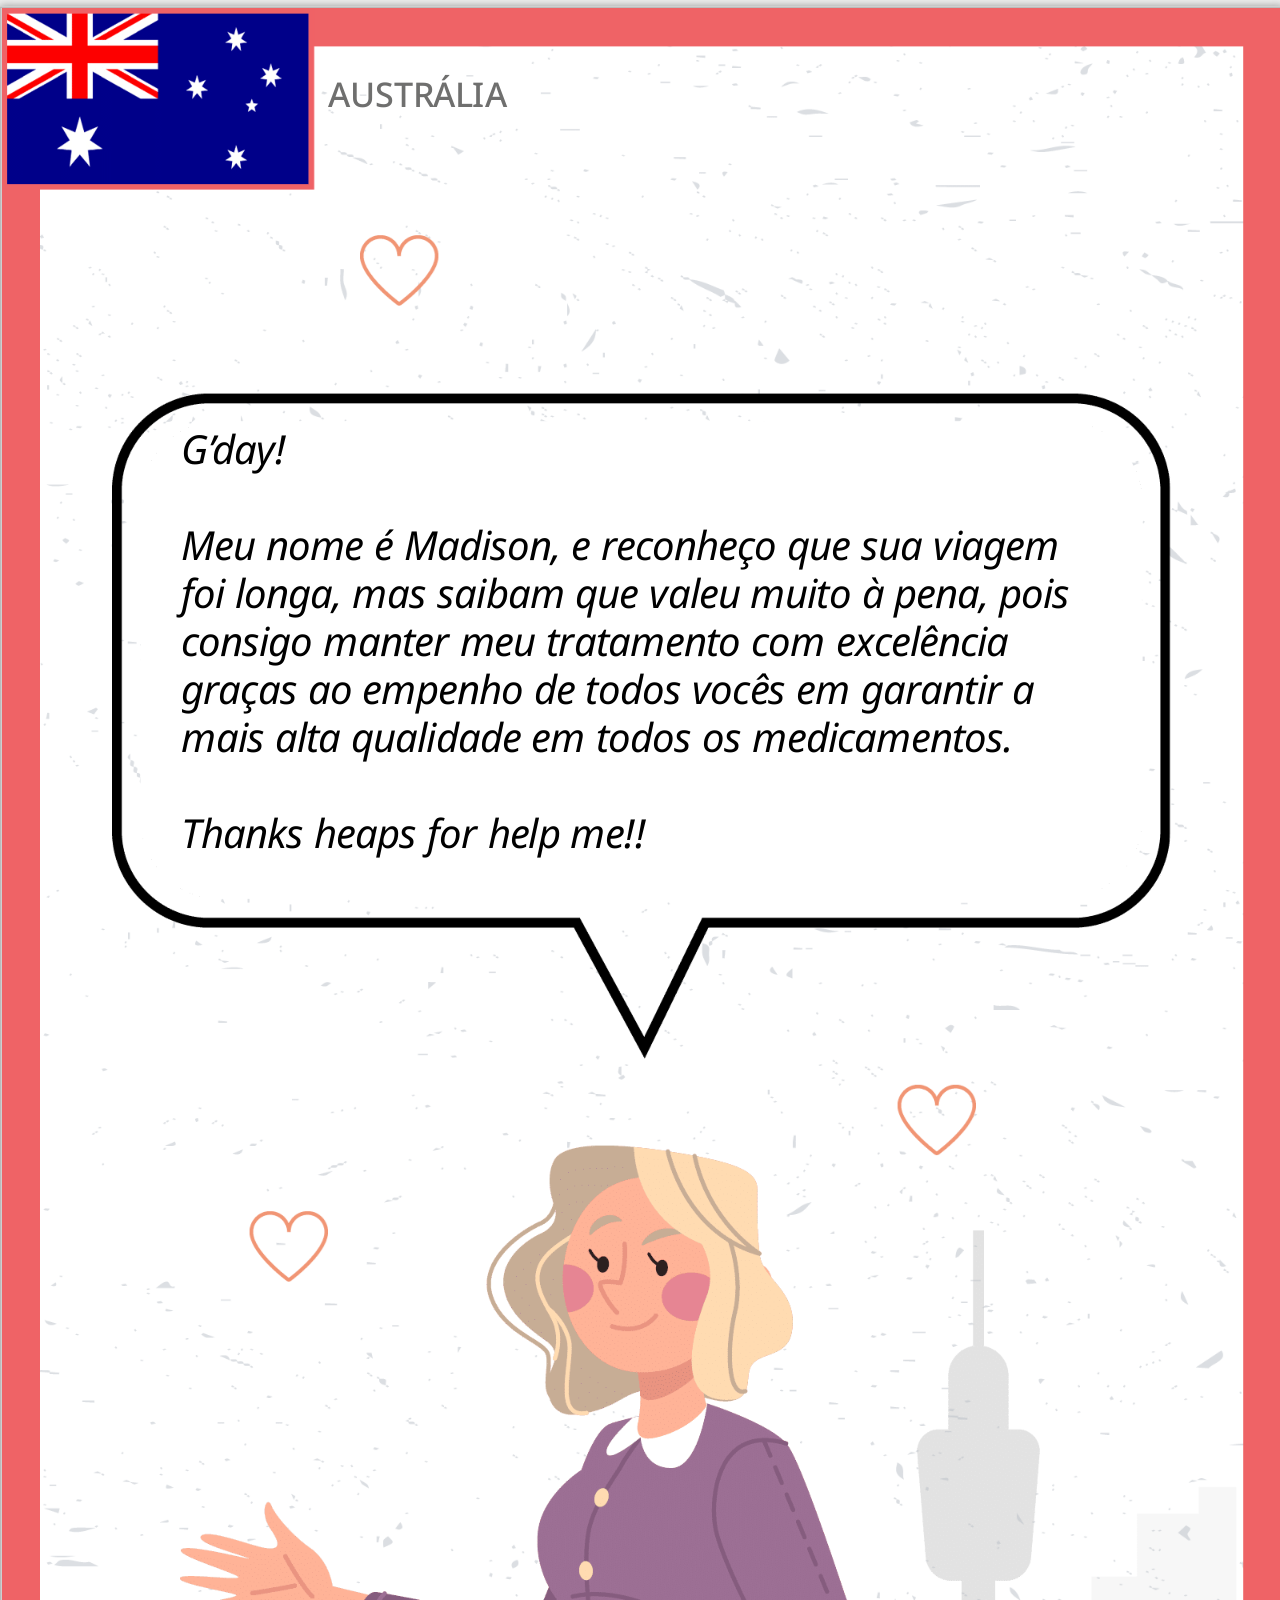
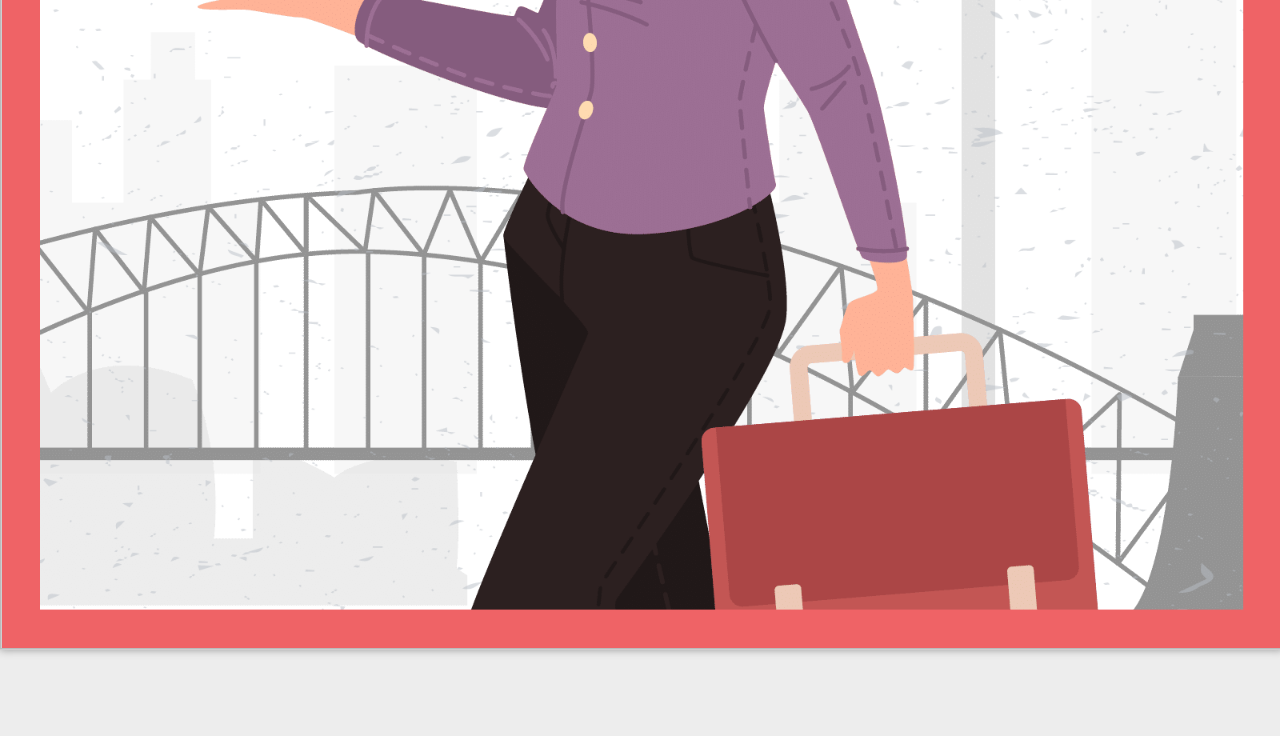
<file: QR CODE 12/index.html>
<!DOCTYPE html>
<html lang="en">
<head>
<meta charset="utf-8">
<title>QR Code 12</title>
<meta name="apple-mobile-web-app-title" content="QR Code 12">
<meta name="generator" content="In5 v3.8.14">
<meta http-equiv="X-UA-Compatible" content="IE=edge,chrome=1">
<meta name="viewport" content="initial-scale=1.0,minimum-scale=.2,maximum-scale=1.0,user-scalable=no">
<script type="text/javascript" src="https://ajax.googleapis.com/ajax/libs/jquery/3.5.1/jquery.min.js"></script>
<script type="text/javascript">window.jQuery || document.write('<script src="assets/js/jquery.min.js"><\/script>')</script>
<script type="text/javascript" src="assets/js/vmouse.min.js"></script>
<script type="text/javascript" src="assets/js/jquery.scrollTo.min.js"></script>
<script type="text/javascript" src="assets/js/in5.config.js"></script>
<link rel="stylesheet" href="assets/css/pages.css" media="all">
<style media="all and (-ms-high-contrast:none)">*::-ms-backdrop,.svg-img{width:100%;}</style>
</head>
<body>
<!--[if lt IE 10]>
<p class="chromeframe">You are using an <strong>outdated</strong> browser. Please <a href="http://browsehappy.com/">upgrade your browser</a> or <a href="http://www.google.com/chromeframe/?redirect=true">activate Google Chrome Frame</a> to improve your experience.</p>
<![endif]-->
<div id="loadIndicator"><img src="assets/images/loading.gif" alt="loading..."/><span>&nbsp;</span></div>
<div id="container-wrap">
<div id="container">
<ul class="pages paper-vertical" id="slider">
  <li class="page" data-name="1">
    <div class="page-scale-wrap mq-none mq-default" role="region" data-layout-name="undefined" data-ani-load="go({target:this},[{n:'infinite',link:1,id:36989,act:'play'},{n:'infinite',link:1,id:36988,act:'play'},{n:'infinite',link:1,id:36985,act:'play'}], 'pageload');" style="width:800px;height:1400px;">
      <img src="assets/images/item_36914.png" alt="Rectangle" class="pageItem hd" style="left:-470px !important;top:764px !important;" id="item36914"/>
      <div id="item35280" class="pageItem fauxgroup" alt="Rectangle">
        <img src="assets/images/item_35281.png" alt="EPS" style="width:2153px !important;" id="item35281" class="pageItem "/>
      </div>
      <img src="assets/images/item_36410.png" alt="Rectangle" class="pageItem hd" style="left:69px !important;top:241px !important;" id="item36410"/>
      <div id="item35824" class="pageItem">
        <p class="autoParaStyle1">G’day!</p>
        <p class="autoParaStyle1"><br /></p>
        <p class="autoParaStyle1">Meu nome é Madison, e reconheço que sua viagem foi longa, mas saibam que valeu muito à pena, pois consigo manter meu tratamento com excelência graças ao empenho de todos vocês em garantir a mais alta qualidade em todos os medicamentos.</p>
        <p class="autoParaStyle1"><br /></p>
        <p class="autoParaStyle1">Thanks heaps for help me!!</p>
      </div>
      <img src="assets/images/item_36942.png" alt="Rectangle" class="pageItem hd" style="left:-125px !important;top:711px !important;" id="item36942"/>
      <div id="item35287" alt="Rectangle" class="pageItem ">&nbsp;</div>
      <img src="assets/images/item_35298.png" alt="Rectangle" class="pageItem hd" id="item35298"/>
      <div id="item35301" class="pageItem singleline">
        <p class="autoParaStyle2">AUSTRÁLIA</p>
      </div>
      <img src="assets/images/item_36985.png" data-ani="pulse-36985 1s ease-in-out infinite" data-id="36985" id="item36985" alt="Polygon" style="width:49px !important;left:224px !important;top:142px !important;" class="pageItem "/>
      <img src="assets/images/item_36988.png" data-ani="pulse-36988 1.5s ease-in-out infinite" data-id="36988" id="item36988" alt="Polygon" style="width:49px !important;left:560px !important;top:673px !important;" class="pageItem "/>
      <img src="assets/images/item_36989.png" data-ani="pulse-36989 1s ease-in-out infinite" data-id="36989" id="item36989" alt="Polygon" style="width:49px !important;left:155px !important;top:752px !important;" class="pageItem "/>
    </div>
  </li>
</ul>
<div id="prefooter" style="float:left;height:1px;">&nbsp;</div>
</div>
<footer id="in5footer"><a href="http://ajarproductions.com/pages/products/in5/?ref=footer" target="_blank" >Built with in5</a>.</footer>
</div>
</body>
</html>
</file>
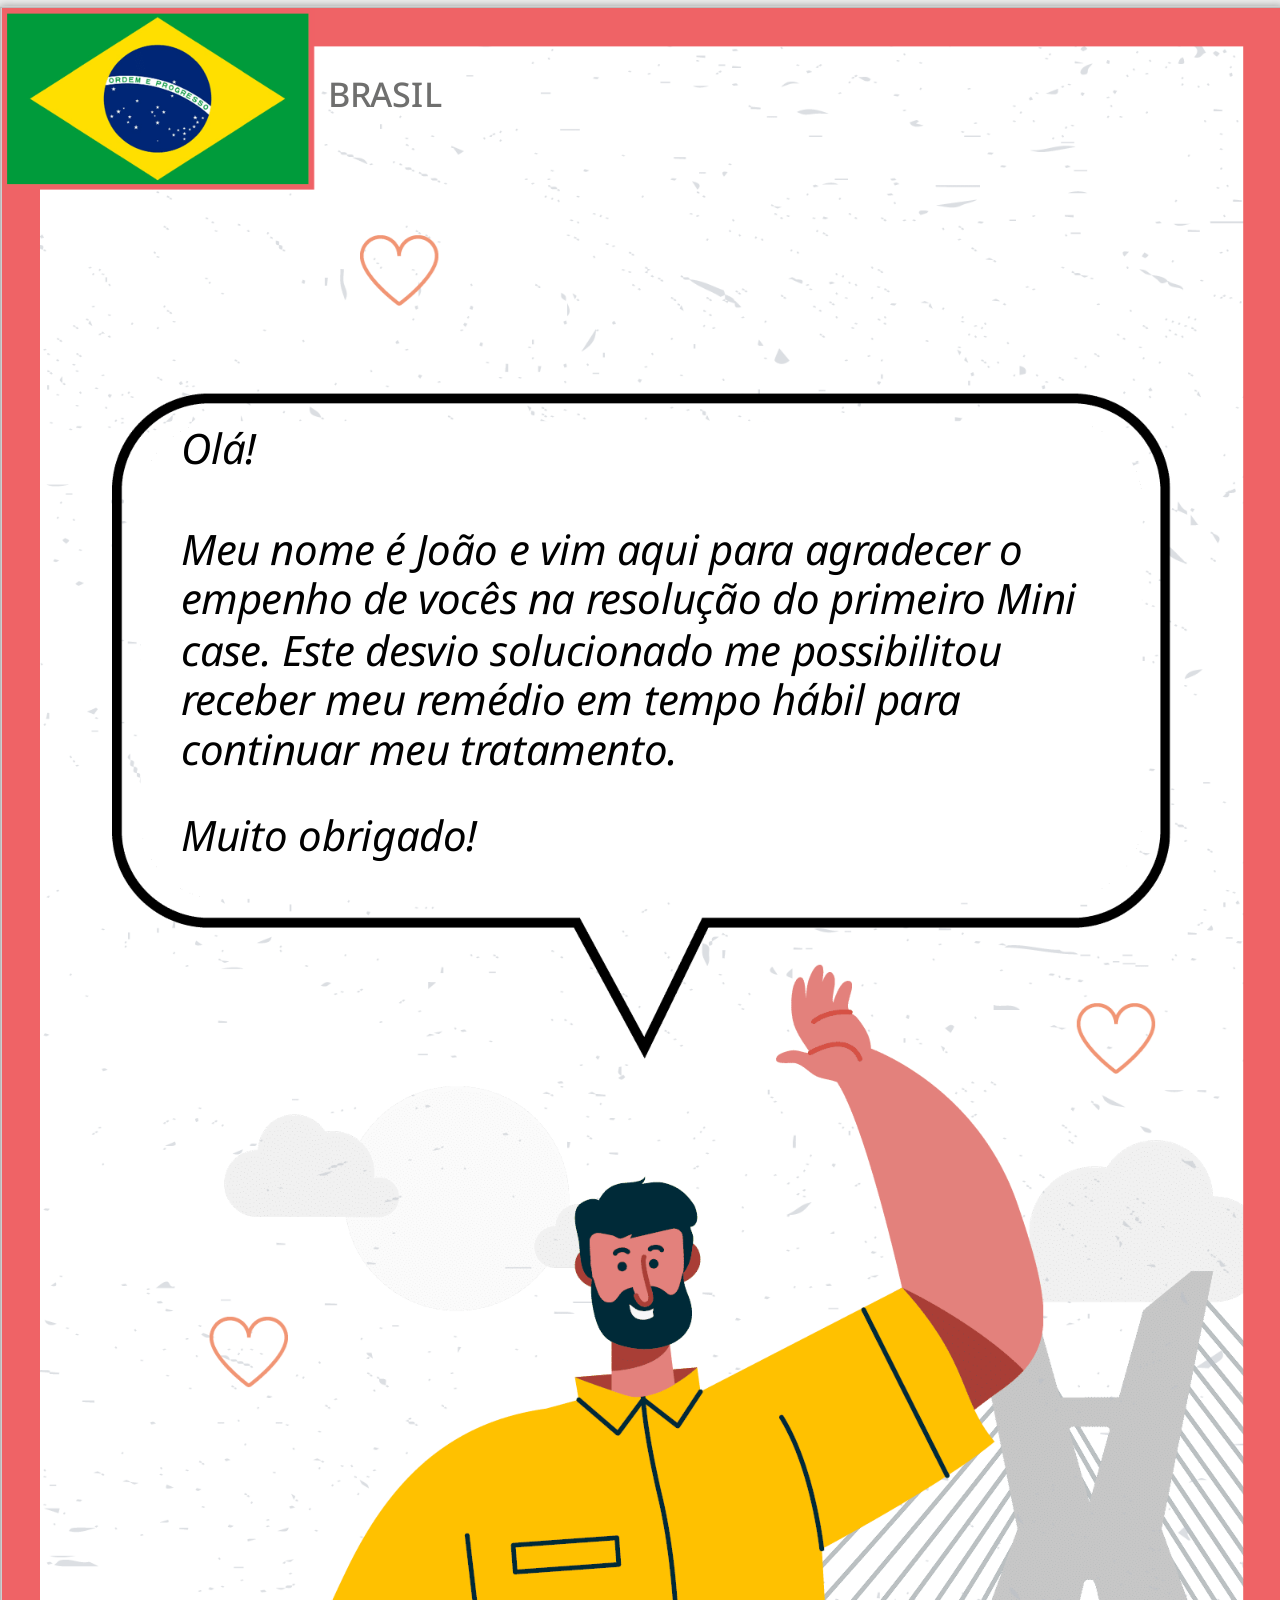
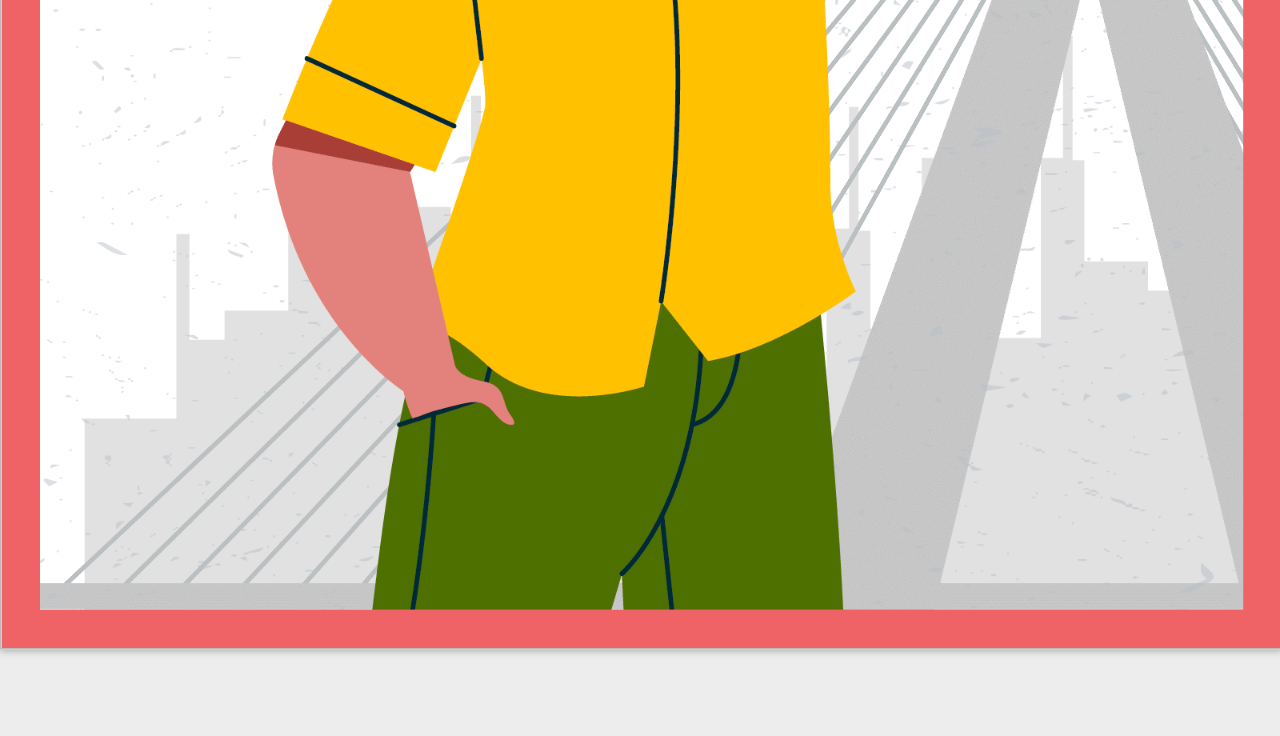
<file: QRCODE01/index.html>
<!DOCTYPE html>
<html lang="en">
<head>
<meta charset="utf-8">
<title>QR Code 01</title>
<meta name="apple-mobile-web-app-title" content="QR Code 01">
<meta name="generator" content="In5 v3.8.14">
<meta http-equiv="X-UA-Compatible" content="IE=edge,chrome=1">
<meta name="viewport" content="initial-scale=1.0,minimum-scale=.2,maximum-scale=1.0,user-scalable=no">
<script type="text/javascript" src="https://ajax.googleapis.com/ajax/libs/jquery/3.5.1/jquery.min.js"></script>
<script type="text/javascript">window.jQuery || document.write('<script src="assets/js/jquery.min.js"><\/script>')</script>
<script type="text/javascript" src="assets/js/vmouse.min.js"></script>
<script type="text/javascript" src="assets/js/jquery.scrollTo.min.js"></script>
<script type="text/javascript" src="assets/js/in5.config.js"></script>
<link rel="stylesheet" href="assets/css/pages.css" media="all">
<style media="all and (-ms-high-contrast:none)">*::-ms-backdrop,.svg-img{width:100%;}</style>
</head>
<body>
<!--[if lt IE 10]>
<p class="chromeframe">You are using an <strong>outdated</strong> browser. Please <a href="http://browsehappy.com/">upgrade your browser</a> or <a href="http://www.google.com/chromeframe/?redirect=true">activate Google Chrome Frame</a> to improve your experience.</p>
<![endif]-->
<div id="loadIndicator"><img src="assets/images/loading.gif" alt="loading..."/><span>&nbsp;</span></div>
<div id="container-wrap">
<div id="container">
<ul class="pages paper-vertical" id="slider">
  <li class="page" data-name="1">
    <div class="page-scale-wrap mq-none mq-default" role="region" data-layout-name="undefined" data-ani-load="go({target:this},[{n:'infinite',link:1,id:37189,act:'play'},{n:'infinite',link:1,id:37194,act:'play'},{n:'infinite',link:1,id:37195,act:'play'}], 'pageload');" style="width:800px;height:1400px;">
      <img src="assets/images/item_36238.png" alt="Rectangle" class="pageItem hd" style="left:20px !important;top:666px !important;" id="item36238"/>
      <div id="item34237" class="pageItem fauxgroup" alt="Rectangle">
        <img src="assets/images/item_34232.png" alt="EPS" style="width:2153px !important;" id="item34232" class="pageItem "/>
      </div>
      <img src="assets/images/item_35856.png" alt="Rectangle" class="pageItem hd" style="left:148px !important;top:598px !important;" id="item35856"/>
      <img src="assets/images/item_36344.png" alt="Rectangle" class="pageItem hd" style="left:69px !important;top:241px !important;" id="item36344"/>
      <div id="item35444" class="pageItem">
        <p class="autoParaStyle2">Olá!</p>
        <p class="autoParaStyle2"><br /></p>
        <p class="autoParaStyle2">Meu nome é João e vim aqui para agradecer o empenho de vocês na resolução do primeiro Mini case. Este desvio solucionado me possibilitou receber meu remédio em tempo hábil para continuar meu tratamento.</p>
        <p class="autoParaStyle2"><br /></p>
        <p class="autoParaStyle1"><span class="autoCharStyle1">Muito obrigado!</span></p>
      </div>
      <div id="item37118" alt="Rectangle" class="pageItem ">&nbsp;</div>
      <div id="item32448" alt="Rectangle" class="pageItem ">&nbsp;</div>
      <img src="assets/images/item_33339.png" alt="Rectangle" class="pageItem hd" id="item33339"/>
      <div id="item33657" class="pageItem singleline">
        <p class="autoParaStyle3">BRASIL</p>
      </div>
      <img src="assets/images/item_37189.png" data-ani="pulse-37189 1s ease-in-out infinite" data-id="37189" id="item37189" alt="Polygon" style="width:49px !important;left:224px !important;top:142px !important;" class="pageItem "/>
      <img src="assets/images/item_37194.png" data-ani="pulse-37194 1.5s ease-in-out infinite" data-id="37194" id="item37194" alt="Polygon" style="width:49px !important;left:672px !important;top:622px !important;" class="pageItem "/>
      <img src="assets/images/item_37195.png" data-ani="pulse-37195 1s ease-in-out infinite" data-id="37195" id="item37195" alt="Polygon" style="width:49px !important;left:130px !important;top:818px !important;" class="pageItem "/>
    </div>
  </li>
</ul>
<div id="prefooter" style="float:left;height:1px;">&nbsp;</div>
</div>
<footer id="in5footer"><a href="http://ajarproductions.com/pages/products/in5/?ref=footer" target="_blank" >Built with in5</a>.</footer>
</div>
</body>
</html>
</file>
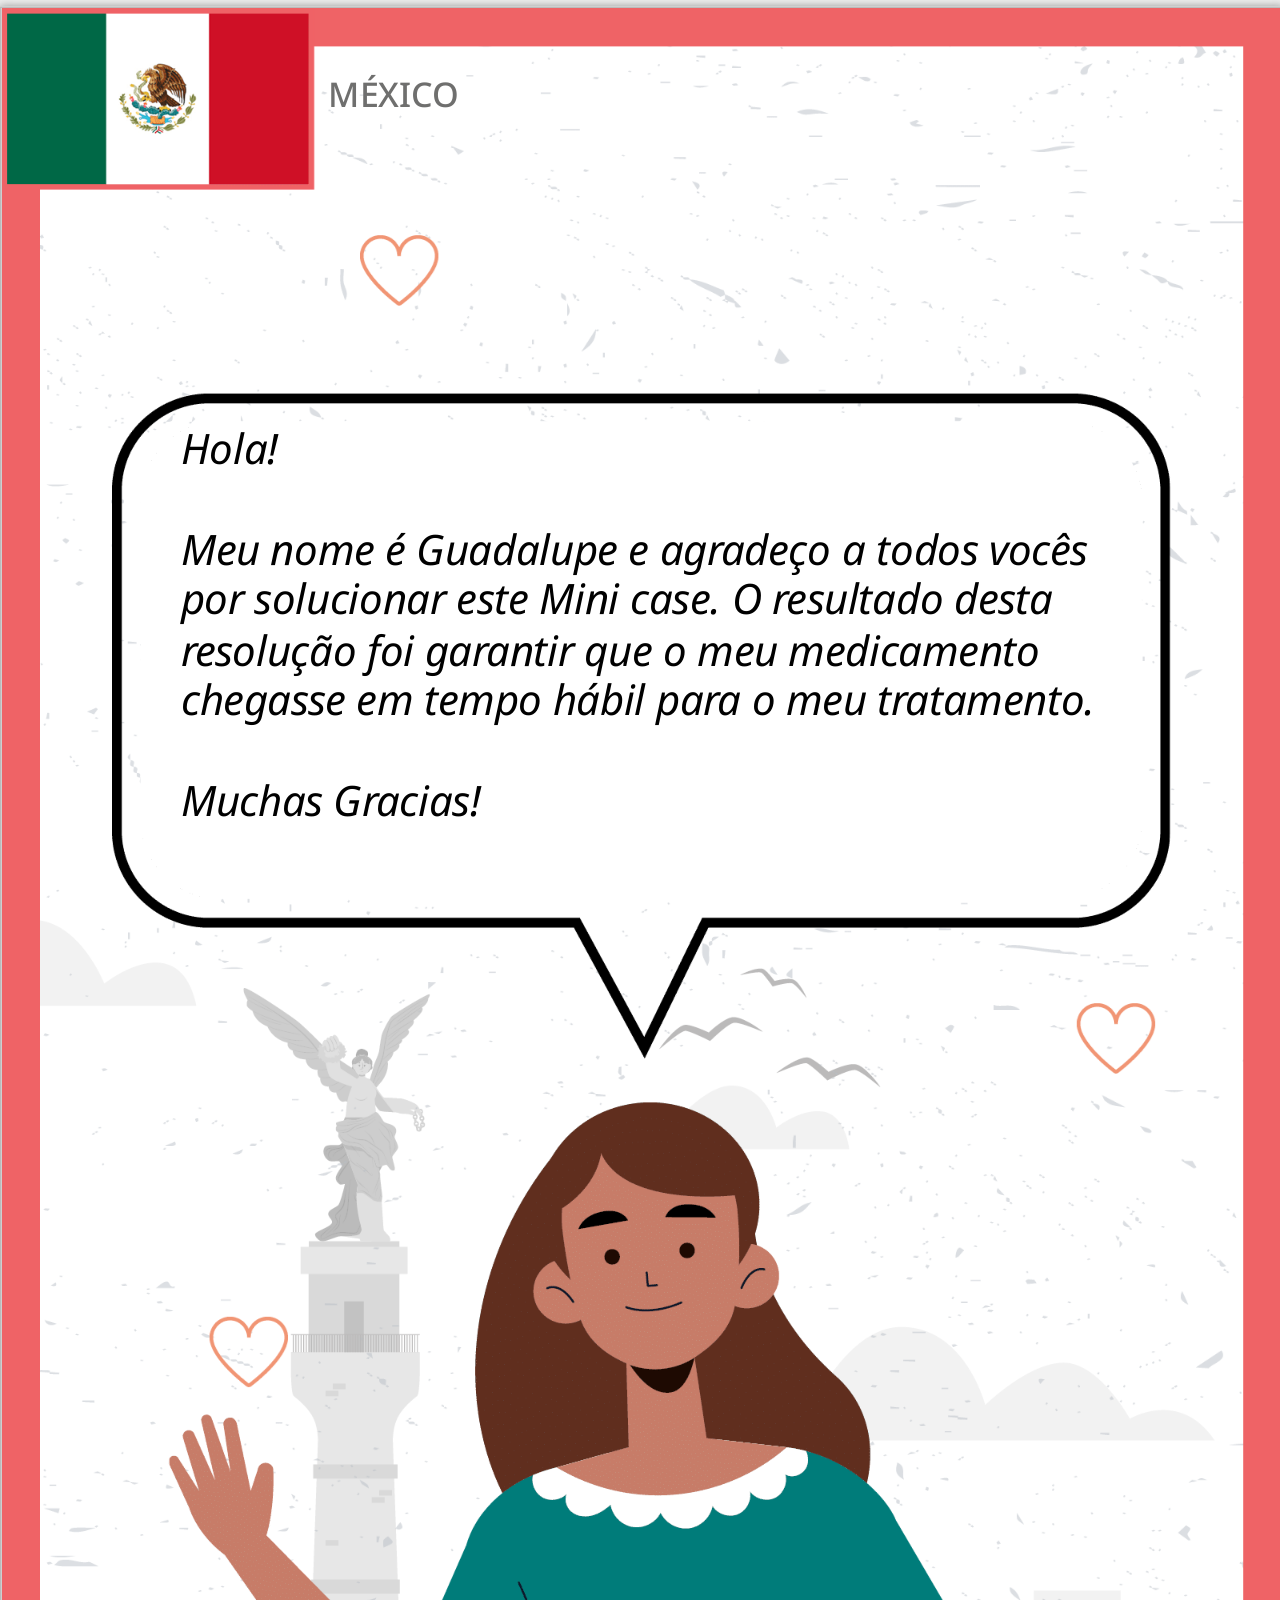
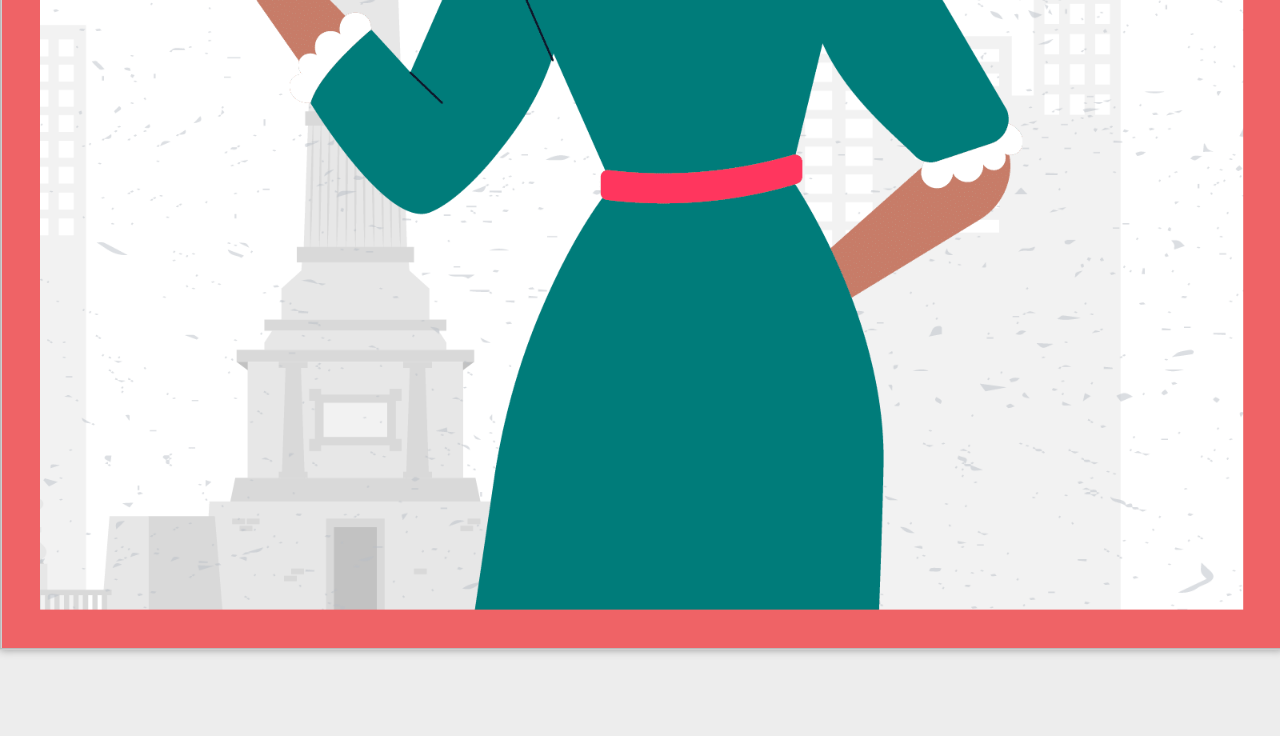
<file: QRCODE02/index.html>
<!DOCTYPE html>
<html lang="en">
<head>
<meta charset="utf-8">
<title>QR Code 02</title>
<meta name="apple-mobile-web-app-title" content="QR Code 02">
<meta name="generator" content="In5 v3.8.14">
<meta http-equiv="X-UA-Compatible" content="IE=edge,chrome=1">
<meta name="viewport" content="initial-scale=1.0,minimum-scale=.2,maximum-scale=1.0,user-scalable=no">
<script type="text/javascript" src="https://ajax.googleapis.com/ajax/libs/jquery/3.5.1/jquery.min.js"></script>
<script type="text/javascript">window.jQuery || document.write('<script src="assets/js/jquery.min.js"><\/script>')</script>
<script type="text/javascript" src="assets/js/vmouse.min.js"></script>
<script type="text/javascript" src="assets/js/jquery.scrollTo.min.js"></script>
<script type="text/javascript" src="assets/js/in5.config.js"></script>
<link rel="stylesheet" href="assets/css/pages.css" media="all">
<style media="all and (-ms-high-contrast:none)">*::-ms-backdrop,.svg-img{width:100%;}</style>
</head>
<body>
<!--[if lt IE 10]>
<p class="chromeframe">You are using an <strong>outdated</strong> browser. Please <a href="http://browsehappy.com/">upgrade your browser</a> or <a href="http://www.google.com/chromeframe/?redirect=true">activate Google Chrome Frame</a> to improve your experience.</p>
<![endif]-->
<div id="loadIndicator"><img src="assets/images/loading.gif" alt="loading..."/><span>&nbsp;</span></div>
<div id="container-wrap">
<div id="container">
<ul class="pages paper-vertical" id="slider">
  <li class="page" data-name="1">
    <div class="page-scale-wrap mq-none mq-default" role="region" data-layout-name="undefined" data-ani-load="go({target:this},[{n:'infinite',link:1,id:36972,act:'play'},{n:'infinite',link:1,id:36971,act:'play'},{n:'infinite',link:1,id:36968,act:'play'}], 'pageload');" style="width:800px;height:1400px;">
      <img src="assets/images/item_36264.png" alt="Rectangle" class="pageItem hd" style="left:-374px !important;top:570px !important;" id="item36264"/>
      <div id="item34238" class="pageItem fauxgroup" alt="Rectangle">
        <img src="assets/images/item_34239.png" alt="EPS" style="width:2153px !important;" id="item34239" class="pageItem "/>
      </div>
      <img src="assets/images/item_36349.png" alt="Rectangle" class="pageItem hd" style="left:69px !important;top:241px !important;" id="item36349"/>
      <div id="item35496" class="pageItem">
        <p class="autoParaStyle2">Hola!</p>
        <p class="autoParaStyle2"><br /></p>
        <p class="autoParaStyle2">Meu nome é Guadalupe e agradeço a todos vocês por solucionar este Mini case. O resultado desta resolução foi garantir que o meu medicamento chegasse em tempo hábil para o meu tratamento.</p>
        <p class="autoParaStyle2"><br /></p>
        <p class="autoParaStyle2">Muchas Gracias!</p>
        <p class="autoParaStyle1"><br /></p>
      </div>
      <img src="assets/images/item_36893.png" alt="Rectangle" class="pageItem hd" style="left:33px !important;top:684px !important;" id="item36893"/>
      <div id="item33742" alt="Rectangle" class="pageItem ">&nbsp;</div>
      <img src="assets/images/item_33753.png" alt="Rectangle" class="pageItem hd" id="item33753"/>
      <div id="item34069" class="pageItem singleline">
        <p class="autoParaStyle3">MÉXICO</p>
      </div>
      <img src="assets/images/item_36968.png" data-ani="pulse-36968 1s ease-in-out infinite" data-id="36968" id="item36968" alt="Polygon" style="width:49px !important;left:224px !important;top:142px !important;" class="pageItem "/>
      <img src="assets/images/item_36971.png" data-ani="pulse-36971 1.5s ease-in-out infinite" data-id="36971" id="item36971" alt="Polygon" style="width:49px !important;left:672px !important;top:622px !important;" class="pageItem "/>
      <img src="assets/images/item_36972.png" data-ani="pulse-36972 1s ease-in-out infinite" data-id="36972" id="item36972" alt="Polygon" style="width:49px !important;left:130px !important;top:818px !important;" class="pageItem "/>
    </div>
  </li>
</ul>
<div id="prefooter" style="float:left;height:1px;">&nbsp;</div>
</div>
<footer id="in5footer"><a href="http://ajarproductions.com/pages/products/in5/?ref=footer" target="_blank" >Built with in5</a>.</footer>
</div>
</body>
</html>
</file>
<file: QR CODE 01/assets/css/pages.css>
/* 	Begin Modified Meyer Reset */
html, body, div, span, applet, object, iframe, h1, h2, h3, h4, h5, h6, p, blockquote, pre,
a, abbr, acronym, address, big, cite, code, del, dfn, em, img, ins, kbd, q, s, samp,
small, strike, strong, sub, sup, tt, var, b, u, i, center, dl, dt, dd, ol, ul, li,
fieldset, form, label, legend, table, caption, tbody, tfoot, thead, tr, th, td,
article, aside, canvas, details, embed, figure, figcaption, footer, header, hgroup, 
menu, nav, output, ruby, section, summary, time, mark, audio, video {
	margin:0; padding:0; border:0; font-size:100%; font:inherit; vertical-align:baseline;
}
/* HTML5 reset for older browsers */
article, aside, details, figcaption, figure, 
footer, header, hgroup, menu, nav, section {
	display:block;
}
body { line-height:1; letter-spacing:-0.25px; overscroll-behavior:contain;}
#container:not([style*="zoom"]) { -webkit-text-size-adjust:none;}
table { border-collapse:collapse; border-spacing:0; }
th { font-weight:normal; text-align:left; }
ul { list-style-type:none; }
.page ol { list-style-position:outside; margin-left:1em; }
/*.page ol > li, .page  ul > li { text-indent:-1em; padding-left:1em; }*/
.page .singleline li, .page .singleline li { text-indent:inherit; padding:0; }
.page ol > li > *, .page ul > li > * { text-indent:initial; padding-left:initial; }
button { background:transparent;border:none; }
/*General styles*/
html, body, #container-wrap, #container { height:100%; }
#container-wrap { position:absolute; top:0; left:0; }
#container-wrap, #container { min-height:100%; width:100%; background-color:transparent; z-index:0;}
b { font-weight:bold; }
i { font-style:italic; }
a { color:inherit; text-decoration:inherit; }
input,select,textarea { font-size:inherit; }
p:first-child { margin-top:inherit !important; }
*{ outline:none; animation-fill-mode:both !important; -webkit-animation-fill-mode:both !important; }
[data-onclick],[onclick],[onrollover],[data-fixed-action],[aria-details],button,.flipwrap{ cursor:pointer; pointer-events:auto; }

body[class^='scaled-none'],body[class*=' scaled-none']{ overflow:auto; }
body[class^='scaled-width'],body[class*=' scaled-width']{ overflow-x:hidden; }
body[class^='scaled-height'],body[class*=' scaled-height']{ overflow-y:hidden; }
body[class^='scaled-best'],body[class*=' scaled-best']{ overflow:hidden; }
body[class^='scaled-best'][data-page-mode^='c'],body[class*=' scaled-best'][data-page-mode^='c']{ overflow:auto; }
body[class^='scaled-width'][data-page-mode^='csh'],body[class*=' scaled-width'][data-page-mode^='csh']{ overflow-x:auto; }
body[class^='scaled-height'][data-page-mode^='csv'],body[class*=' scaled-height'][data-page-mode^='csv']{ overflow-y:auto; }
body[data-scaled-to='w'] #container{ height:auto; min-height:auto; }
body[data-scaled-to='w'][data-page-mode^='cs'] #container{ position:absolute; }
body[data-scaled-to='w'][data-page-mode^='csv'] .pages { padding:0;}
body.zoomed:not([class*='scaled-']) #container { position:absolute; }
body[class*='scaled-'] .pages.paper-vertical{ margin:0; }
body[class^='zoomed'],body[class*=' zoomed']{ overflow-x:auto;overflow-y:auto; }
body[data-scaled-to] .anythingSlider-in5, body[data-scaled-to] #container > .page {padding:0;margin:0;}
body[data-scaled-to] #in5footer { position:fixed; bottom:0;}
/*body[data-scaled-to] * { -webkit-backface-visibility: hidden; }*/ /*fix blurry imgs*/
html.ios body[class*='scaled-'] #container { position:absolute; top:0; left:0; }
body.tall-page {overflow-y:auto;}
.liquid .page.tall-page {height:auto;}

.paper-vertical:after {
    position:relative;
    content:' ';
    display:block;
    height:50px;
    clear:both;
}
body[data-scaled-to="h"] .paper-vertical:after { display:none; }
body[data-scaled-to='h'] .paper-horizontal { margin:0; }
body[data-scaled-to='h'] .paper-horizontal .page { margin-top:0; }

#in5footer,#demoNote,#loadIndicator{
	min-width:100%;
	color:#fff;
	background:#666;
	font-family:"Trebuchet MS", "Lucida Grande", Helvetica, sans-serif;
	text-align:center;
	font-size:15px;
	box-sizing:border-box; 
	-moz-box-sizing:border-box;
}

#loadIndicator{
	width:100%; padding:6px; position:fixed;
	top:0; left:0; margin:auto;
    box-shadow:0 2px 4px rgba(0, 0, 0, 0.3);
    transition:all 1s ease-in .5s;
    opacity:1; z-index:99;
}
body.loaded #loadIndicator {
	opacity:0;
	transform:translateY(-36px);
	-webkit-transform:translateY(-36px);
	display:none\9;/*old IE*/
}
#loadIndicator img {
	vertical-align:text-bottom; width:18px;
}
html.local #loadIndicator, html.dps #loadIndicator, html.baker #loadIndicator { display:none; }

#in5footer{
	height:26px; line-height:26px; clear:both; position:relative; margin-top:-26px;
}

#demoNote {
    right:0; bottom:0; margin:auto;
    height:96px !important;
    padding:36px 10px;
}

#in5footer a, #demoNote a {
	text-decoration:none; color:#99ccff;
}
svg-img{display:block;position:absolute;}
.win-safari svg-img{width:100%;}
svg-img{width:100%\9;}
.spread-shift { position:absolute; }
.pageItem, svg { position:absolute; top:0; left:0; }
svg { overflow:visible; }
.pageItem {
	display:block;
	width:auto !important; height:auto !important;
	box-sizing:border-box; 
	-moz-box-sizing:border-box;
	-webkit-tap-highlight-color:transparent;
	padding:0;
}
.pageItem.hd/*, .pageItem img.hd*/  {
	-ms-transform:scale(.5);
    -ms-transform-origin:0 0 0;
    -webkit-transform:scale(.5);
    -webkit-transform-origin:0 0 0;
    transform:scale(.5);
    transform-origin:0 0 0;
}
@media screen and (-webkit-min-device-pixel-ratio:0) and (min-resolution:.001dpcm) {
    .pageItem { image-rendering: -webkit-optimize-contrast; }
}
@media not all and (min-resolution:.001dpcm)
{ @supports (-webkit-appearance:none) and (stroke-color:transparent) {
    .pageItem { image-rendering: optimizeSpeed; }
}}
@-moz-document url-prefix() {
  .pageItem { image-rendering: optimizeQuality; }
}
.svg-wrap { width:inherit !important; height:inherit !important; }
.pageItem p img { vertical-align:text-top; }
.pageItem p input, .pageItem p button {display:inline;}
.pageItem p .hidden, .details {visibility:hidden; }
.pageItem.group[data-ani] { will-change: transform; }
#colorbox .details { visibility:visible; }
.details {max-width:550px;font-size:18px;font-family:sans-serif;padding:0 24px;line-height:150%;left:0;right:0;margin:auto;}
.details p {margin-top:.5em;}
.details h1,.details h2,.details h3,.details h4,.details h5, .details strong {font-weight:bold;margin:.7em 0;}
.details em { font-style:italic; }
.details h1{font-size:150%;} .details h2{font-size:140%;} .details h3{font-size:130%;}
.details a {color:#0099ff;text-decoration:underline}
.details a:hover {text-decoration:none;}
@media (max-device-width:812px){ .details { font-size:32px; } }
html.ios .iframe-container { overflow:auto; -webkit-overflow-scrolling:touch; }
iframe[scrolling="auto"] { overflow:auto; }
iframe[scrolling="yes"] { overflow:scroll; }
iframe[scrolling="no"] { overflow:hidden; }
.page-scale-wrap { transform:translateZ(0); }
.page, .page-scale-wrap {
	position:relative; float:left; overflow:hidden;
}
.pages {
	list-style:none outside none;
	padding:0; margin:0 auto ;
}	
#container > .page { /*center single page baker*/
    position:absolute; bottom:0;
    left:0; right:0; top:0; margin:0 auto;
}
body:not(.zoomed,.responsive) #container/*, .page-scale-wrap*/ {/*desktop scaling transitions*/
	-webkit-transition:-webkit-transform .5s;
	transition:transform .5s;
}
html.multifile body #container { opacity:0; }
html.multifile body.loaded #container {/*do show scaling of multi-page*/
	opacity:1;
	-ms-transition:opacity .1s step-start .1s !important;
	-webkit-transition:opacity .1s step-start .1s !important;
	transition:opacity .1s step-start .1s !important;
}
html.multifile.fade body.loaded #container {
	-ms-transition:opacity .6s !important;
	-webkit-transition:opacity .6s !important;
	transition:opacity .6s !important;
}

.textColumn { float:left; }
.singleline p { line-height:1em !important; position:absolute;width:100%;/*fix webkit display issue*/ }
p.col-break-before::before {
	content:'';
    height:0px; width:100%;
    display:block; margin-bottom:100%;
}
.scroll, .scroll-vert, .scroll-horiz { -webkit-overflow-scrolling:touch; }/*was broken in iOS, turn off if scroll not working*/
.scroll { overflow:auto; }
.scroll-vert { overflow-y:auto; overflow-x:hidden; }
.scroll-horiz { overflow-x:auto; overflow-y:hidden; }
.scroll-vert::-webkit-scrollbar { -webkit-appearance:none; width:7px; } /*add back scrollbar for webkit*/
.scroll-vert::-webkit-scrollbar-thumb { border-radius:4px; background-color:rgba(0,0,0,.5); }
.hidescroll::-webkit-scrollbar { display:none; }
.hidescroll { -ms-overflow-style:none; overflow:-moz-scrollbars-none;/*old FF*/ }
.pulltab-left, .pulltab-left > * {
	-moz-transform:scaleX(-1);
    -webkit-transform:scaleX(-1);
    -o-transform:scaleX(-1);
    transform:scaleX(-1);
}
.pulltab-top, .pulltab-top > * {
	-moz-transform:scaleY(-1);
    -webkit-transform:scaleY(-1);
    -o-transform:scaleY(-1);
    transform:scaleY(-1);
}
object, embed, img, a { outline:0; }
.liquid svg, .liquid .page-scale-wrap { height:100%; width:100%; }
.noPlugin {
	width:100%; height:100%; padding:6px;
	background:#ccc; border:1px solid #666;
}

.paper-vertical, .paper-horizontal { padding:0 8px; }
.flip { 
	overflow:hidden; 
	-webkit-transition:transform 0.3s ease-in-out;
	-ms-transition:transform 0.3s ease-in-out;
	transition:transform 0.3s ease-in-out;
}
.turn-page-wrapper{
	will-change:transform;
}
.turn-page {
	-moz-box-shadow:0px 0px 20px rgba(0,0,0,.7);
	-webkit-box-shadow:0px 0px 20px rgba(0,0,0,.7);
    box-shadow:0px 0px 20px rgba(0,0,0,.7);
}
.turn-page:not(.activePage) .pageItem[data-ani] { /*fix 2x animation*/
  	opacity:0;
  	animation:none !important;
}
.paper-horizontal {
	position:absolute; overflow-y:visible; overflow-x:hidden;
	margin-top:auto; margin-bottom:auto;
    top:0; bottom:0;
}

.paper-vertical .page, .paper-horizontal .page {
	border:1px solid #bbb;	
	margin:4px 4px 4px 0;
	-moz-box-shadow:0px 0px 0px #999;
	-webkit-box-shadow:0px 0px 5px #999;
	box-shadow:0px 0px 5px #999;
}

html[data-dir="rtl"] .paper-horizontal .page { float:right; }

.one-page-scroll .page {
	border:none;
	margin:0;
	-moz-box-shadow:none;
	-webkit-box-shadow:none;
	box-shadow:none;
}

.mejs-mediaelement { overflow:hidden; }
.mejs-container{position:relative;background:none;}
.mejs-none .mejs-overlay-loading, .mejs-none .mejs-overlay-button, .mejs-none .mejs-controls, .mejs-bigplay .mejs-controls {display:none !important;}
.mejs-uncon video { object-fit:fill; }
.mejs-coverfit video { object-fit:cover; }
.mejs-ccsize-large .mejs-captions-layer {font-size:20px;}
.mejs-ccsize-xlarge .mejs-captions-layer {font-size:26px;}
.mejs-video .mejs-controls { transform:translateZ(0); }

.mejs-no-controls { display:none; }
.vid-scaled .mejs-layers, .vid-scaled .mejs-controls {
	-webkit-transform:translateZ(0);
	transform:translateZ(0);
}

.liquid .page, .page.liquid {
	position:absolute; width:100%; height:100%;
	overflow:hidden; display:none;
}

.page.liquid { /*for multi-file*/
    display:block;
}
.liquid .page.activePage {display:block; }
.liquid video {width:100%; height:100%; }
.liquid .slideshow img { object-fit:contain; }

.in5-highlight {
	background:rgba(255,255,0,.6);
	mix-blend-mode:multiply;
	pointer-events:none;
	animation-name:in5-highlight-in,in5-highlight-in;
	animation-direction:normal,reverse;
	animation-delay:3s,3s;
	animation-duration:.5s,1s;
	animation-iteration-count:1,1;
}
@keyframes in5-highlight-in{ from{ opacity:0 } to { opacity: 1} }
.hidden { display:none !important; }
.skip-link-wrap { z-index: 1; position: fixed; }
[data-reader-only="1"]{
	transform: translateY(-100vh) !important;
	z-index:-1;
}
[data-reader-only="1"]:focus, [data-reader-only="1"]:active {
	transform: translateY(0%) !important;
	z-index:1;
}
.mso, .group, .mso > .state { pointer-events:none; }
.mso > .state * { pointer-events: inherit; }
.mso > .state.active * { pointer-events:auto; }
[data-tapstart="1"], [data-useswipe="1"], .group > * { pointer-events:auto; }
.mso > .state { display:block; opacity:0; width:100% !important; height:inherit !important; position:absolute; z-index:-1; }
.liquid .mso > .state { height:100% !important; }
.liquid label > .state {
    width:100% !important;
    height:100% !important;
}
.mso > .state.active, .mso > .state.transition { display:block; opacity:1; z-index:0; }
.mso.slideshow.seq, .panzoom, .fauxgroup { overflow:hidden; }
.panzoom { cursor:move; cursor:-moz-grab; cursor:-webkit-grab; }
.panzoom > .content {
	-ms-transform:none;
    -ms-transform-origin:auto;
    -webkit-transform:none;
    -webkit-transform-origin:auto;
    transform:none;
    transform-origin:auto;
}
.panzoom:not(.dragging) > .content {
	transition:all .3s;
}

button .state {width:100% !important; height:100% !important;}
button .state.btn-on, button .state.btn-down { display:none; }
html:not(.ios) button.has-on:hover .state.btn-on { display:block; }
html:not(.ios) button.has-on:hover .state.btn-off, html:not(.ios) button.has-on:hover .state.btn-down { display:none; }
html:not(.zz) button.has-down .state { pointer-events:none; }
html:not(.zz) button.has-down:active .state.btn-down { display:block; }
html:not(.zz) button.has-down:active .state.btn-off, html:not(.zz) button.has-down:active .state.btn-on { display:none; }

.align-vert { display:table; }
[class^="valign"] {
	position:relative;
	display:table-cell;
	vertical-align:middle;
	columns:inherit;
}
.valign-bottom { vertical-align:bottom; }
[class^="valign"] > p { position:relative; }

.flex-image, .fill-image { background-repeat:no-repeat; }
.flex-image { background-size:contain; background-position:center; }
.fill-image { background-size:cover; }

/*tabs*/
p.tabs, p.tabs > a { 
	display:-webkit-box;
	display:-moz-box;
	display:-ms-flexbox;
	display:-webkit-flex;
	display:flex;
	flex-wrap:wrap;
}
p.tabs > a {
	width:100%;
	width:-moz-available;
	width:-webkit-fill-available;
}
p.tabs span.tabbed-right { 
	-ms-flex-grow:1; 
	-webkit-flex-grow:1; 
	flex-grow:1; 
	text-align:right; 
}
p.tabs span.tabbed-center { 
	-ms-flex-grow:50; 
	-webkit-flex-grow:50; 
	flex-grow:50; 
	text-align:center; 
}
span.tabbed-standard { text-indent:2ex;padding-left:2ex; }
p.no-start-indent { text-indent:0px !important; }

/*anchor object styles*/
.ao-noTextWrap { position:absolute; }
.ao-alignLeft, .ao-leftFullWidth { float:left; position:relative; }
.ao-alignRight, .ao-rightFullWidth { float:right; transform-origin:90% 50%; -webkit-transform:90% 50%; /*fix for anchored animation*/ }
.ao-alignCenter {display:block; margin-left:auto; margin-right:auto;}
.ao-inlineTable { display:block; }
.ao-leftFullWidth { padding-right:100%; }
.ao-rightFullWidth { padding-left:100%; }
.anchorGroup { position:relative; };
div.ao-alignLeft:before, div.ao-leftFullWidth:before { content:''; float:left; display:none; }
div.ao-alignRight:before, div.ao-leftFullRight:before { content:''; float:right; display:none; }
.anchorGroup > .mso, .anchorGroup > .group { position:relative; }

ul.thumbs {
	padding:20px; white-space:nowrap; width:1px;
}

ul.thumbs li { /*Baker index thumbnails*/
    display:inline; list-style-type:none;
    margin:0 4px; outline:none;
    vertical-align:top;
}
ul.thumbs > li img { box-shadow:0 0 4px rgba(0, 0, 0, 0.5); }
.baker audio[controls] {min-width:400px;} /*fix progress bar*/

@media print { 
	#container,.page-scale-wrap{transform:none !important;}
	[class*=" btn-form-"]{display:none;}
}

:-ms-fullscreen .paper-horizontal { width:auto;height:auto;position:initial;margin:auto; }
:-moz-full-screen .paper-horizontal { width:auto;height:auto;position:initial;margin:auto; }
:-webkit-full-screen .paper-horizontal { width:auto;height:auto;position:initial;margin:auto; }

:-ms-fullscreen .paper-vertical .page { display:none; }
:-moz-full-screen .paper-vertical .page { display:none; }
:-webkit-full-screen .paper-vertical .page { display:none; }

:-ms-fullscreen .paper-horizontal .page { display:none; }
:-moz-full-screen .paper-horizontal .page { display:none; }
:-webkit-full-screen .paper-horizontal .page { display:none; }

:-ms-fullscreen .page.activePage { display:block; }
:-moz-full-screen .page.activePage { display:block; }
:-webkit-full-screen .page.activePage { display:block; }

:-webkit-full-screen .hideFS { display:none; }
:-ms-fullscreen .hideFS { display:none; }
:-moz-full-screen .hideFS { display:none; }

/*CSS Generated from InDesign Styles*/

body, #container-wrap { background:#ededed; }
:-webkit-full-screen { background:#ededed; }
#loadIndicator span:after { padding-left:1ex; content:'loading content...'; }
.page-scale-wrap { width:768px; height:3000px; background: #fff !important; }
.paper-vertical { width:768px; height:100%; }
.paper-horizontal { width:810px; height:3012px; }
@media all and (max-height:3000px) {
	.paper-horizontal { margin:0;top:0;}
	#container > .page { margin:0 auto;}/*pos top for webkit+baker*/
}
@media all and (max-width:768px) {
	.paper-vertical .page, .paper-horizontal .page, .anythingSlider-in5 { padding:0;top:0;border:0; }
	.paper-vertical, .paper-horizontal { padding:0; }
}

@font-face {
	font-family:FF-MinionPro-Regular;
	src:url("../fonts/MinionPro-Regular.otf");
}

@font-face {
	font-family:FF-Apis-Italic;
	src:url("../fonts/Apis-Italic.ttf");
	font-style:italic;
}

@font-face {
	font-family:FF-Apis-Medium;
	src:url("../fonts/Apis-Medium.ttf");
}

#item34237 {
	opacity:0.50;
	width:2153px !important;
	height:1435px !important;
	left:-689px !important;
}

#item35444 {
	width:576px !important;
	left:112px !important;
	top:260px !important;
	min-height:293px !important;
}

#item37118 {
	width:358px !important;
	height:572px !important;
}

#item32448 {
	width:800px !important;
	height:1400px !important;
	border-radius:undefined;
	border:solid 24px #ef6366;
}

#item33657 {
	width:566px !important;
	left:204px !important;
	top:43px !important;
	min-height:50px !important;
}

@keyframes pulse-37189 {
	0% {transform:translate(0px,0px) scaleX(1) scaleY(1);}
	21% {transform:translate(0px,0px) scaleX(1.32) scaleY(1.32);}
	42% {transform:translate(0px,0px) scaleX(1) scaleY(1);}
	63% {transform:translate(0px,0px) scaleX(1.8) scaleY(1.8);}
	83% {transform:translate(0px,0px) scaleX(1) scaleY(1);}
}
@-webkit-keyframes pulse-37189 {
	0% {-webkit-transform:translate(0px,0px) scaleX(1) scaleY(1);}
	21% {-webkit-transform:translate(0px,0px) scaleX(1.32) scaleY(1.32);}
	42% {-webkit-transform:translate(0px,0px) scaleX(1) scaleY(1);}
	63% {-webkit-transform:translate(0px,0px) scaleX(1.8) scaleY(1.8);}
	83% {-webkit-transform:translate(0px,0px) scaleX(1) scaleY(1);}
}
@keyframes pulse-37194 {
	0% {transform:translate(0px,0px) scaleX(1) scaleY(1);}
	19% {transform:translate(0px,0px) scaleX(1.32) scaleY(1.32);}
	39% {transform:translate(0px,0px) scaleX(1) scaleY(1);}
	64% {transform:translate(0px,0px) scaleX(1.8) scaleY(1.8);}
	83% {transform:translate(0px,0px) scaleX(1) scaleY(1);}
}
@-webkit-keyframes pulse-37194 {
	0% {-webkit-transform:translate(0px,0px) scaleX(1) scaleY(1);}
	19% {-webkit-transform:translate(0px,0px) scaleX(1.32) scaleY(1.32);}
	39% {-webkit-transform:translate(0px,0px) scaleX(1) scaleY(1);}
	64% {-webkit-transform:translate(0px,0px) scaleX(1.8) scaleY(1.8);}
	83% {-webkit-transform:translate(0px,0px) scaleX(1) scaleY(1);}
}
@keyframes pulse-37195 {
	0% {transform:translate(0px,0px) scaleX(1) scaleY(1);}
	21% {transform:translate(0px,0px) scaleX(1.32) scaleY(1.32);}
	42% {transform:translate(0px,0px) scaleX(1) scaleY(1);}
	63% {transform:translate(0px,0px) scaleX(1.8) scaleY(1.8);}
	83% {transform:translate(0px,0px) scaleX(1) scaleY(1);}
}
@-webkit-keyframes pulse-37195 {
	0% {-webkit-transform:translate(0px,0px) scaleX(1) scaleY(1);}
	21% {-webkit-transform:translate(0px,0px) scaleX(1.32) scaleY(1.32);}
	42% {-webkit-transform:translate(0px,0px) scaleX(1) scaleY(1);}
	63% {-webkit-transform:translate(0px,0px) scaleX(1.8) scaleY(1.8);}
	83% {-webkit-transform:translate(0px,0px) scaleX(1) scaleY(1);}
}
p.autoParaStyle3 {
	font-weight:500;
	font-family:FF-Apis-Medium,Apis,sans-serif;
	font-size:21.3px;
	line-height:25.6px;
	color:#6f6f6e;
	hyphens:auto;
	-moz-hyphens:auto;
	-ms-hyphens:auto;
	-webkit-hyphens:auto;
	hyphenate-after:2;
	-ms-hyphenate-after:2;
	-moz-hyphenate-after:2;
	-webkit-hyphenate-after:2;
	hyphenate-before:2;
	-ms-hyphenate-before:2;
	-moz-hyphenate-before:2;
	-webkit-hyphenate-before:2;
	text-align:left;
}

p.autoParaStyle2 {
	font-style:italic;
	font-weight:normal;
	font-family:FF-Apis-Italic,Apis,sans-serif;
	font-size:26.2px;
	line-height:31.4px;
	color:#000;
	hyphens:auto;
	-moz-hyphens:auto;
	-ms-hyphens:auto;
	-webkit-hyphens:auto;
	hyphenate-after:2;
	-ms-hyphenate-after:2;
	-moz-hyphenate-after:2;
	-webkit-hyphenate-after:2;
	hyphenate-before:2;
	-ms-hyphenate-before:2;
	-moz-hyphenate-before:2;
	-webkit-hyphenate-before:2;
	text-align:left;
}

p.autoParaStyle1 {
	font-family:FF-MinionPro-Regular,"Minion Pro","Times New Roman", Times, serif;
	font-size:11.2px;
	line-height:13.5px;
	color:#000;
	hyphens:auto;
	-moz-hyphens:auto;
	-ms-hyphens:auto;
	-webkit-hyphens:auto;
	hyphenate-after:2;
	-ms-hyphenate-after:2;
	-moz-hyphenate-after:2;
	-webkit-hyphenate-after:2;
	hyphenate-before:2;
	-ms-hyphenate-before:2;
	-moz-hyphenate-before:2;
	-webkit-hyphenate-before:2;
	text-align:left;
}

p.Basic-Paragraph {
	font-family:FF-MinionPro-Regular,"Minion Pro","Times New Roman", Times, serif;
	font-size:12px;
	line-height:14.4px;
	color:#000;
	hyphens:auto;
	-moz-hyphens:auto;
	-ms-hyphens:auto;
	-webkit-hyphens:auto;
	hyphenate-after:2;
	-ms-hyphenate-after:2;
	-moz-hyphenate-after:2;
	-webkit-hyphenate-after:2;
	hyphenate-before:2;
	-ms-hyphenate-before:2;
	-moz-hyphenate-before:2;
	-webkit-hyphenate-before:2;
	text-align:left;
}

p.No-Paragraph-Style {
	font-family:"Minion Pro","Times New Roman", Times, serif;
	font-size:12px;
	line-height:14.4px;
	color:#000;
	hyphens:auto;
	-moz-hyphens:auto;
	-ms-hyphens:auto;
	-webkit-hyphens:auto;
	hyphenate-after:2;
	-ms-hyphenate-after:2;
	-moz-hyphenate-after:2;
	-webkit-hyphenate-after:2;
	hyphenate-before:2;
	-ms-hyphenate-before:2;
	-moz-hyphenate-before:2;
	-webkit-hyphenate-before:2;
	text-align:left;
}

span.autoCharStyle1 {
	font-style:italic;
	font-weight:normal;
	font-family:FF-Apis-Italic,Apis,sans-serif;
	font-size:26.2px;
}

span.None {
}
#in5footer,  #prefooter {display:none;}
</file>
<file: QR CODE 02/assets/css/pages.css>
/* 	Begin Modified Meyer Reset */
html, body, div, span, applet, object, iframe, h1, h2, h3, h4, h5, h6, p, blockquote, pre,
a, abbr, acronym, address, big, cite, code, del, dfn, em, img, ins, kbd, q, s, samp,
small, strike, strong, sub, sup, tt, var, b, u, i, center, dl, dt, dd, ol, ul, li,
fieldset, form, label, legend, table, caption, tbody, tfoot, thead, tr, th, td,
article, aside, canvas, details, embed, figure, figcaption, footer, header, hgroup, 
menu, nav, output, ruby, section, summary, time, mark, audio, video {
	margin:0; padding:0; border:0; font-size:100%; font:inherit; vertical-align:baseline;
}
/* HTML5 reset for older browsers */
article, aside, details, figcaption, figure, 
footer, header, hgroup, menu, nav, section {
	display:block;
}
body { line-height:1; letter-spacing:-0.25px; overscroll-behavior:contain;}
#container:not([style*="zoom"]) { -webkit-text-size-adjust:none;}
table { border-collapse:collapse; border-spacing:0; }
th { font-weight:normal; text-align:left; }
ul { list-style-type:none; }
.page ol { list-style-position:outside; margin-left:1em; }
/*.page ol > li, .page  ul > li { text-indent:-1em; padding-left:1em; }*/
.page .singleline li, .page .singleline li { text-indent:inherit; padding:0; }
.page ol > li > *, .page ul > li > * { text-indent:initial; padding-left:initial; }
button { background:transparent;border:none; }
/*General styles*/
html, body, #container-wrap, #container { height:100%; }
#container-wrap { position:absolute; top:0; left:0; }
#container-wrap, #container { min-height:100%; width:100%; background-color:transparent; z-index:0;}
b { font-weight:bold; }
i { font-style:italic; }
a { color:inherit; text-decoration:inherit; }
input,select,textarea { font-size:inherit; }
p:first-child { margin-top:inherit !important; }
*{ outline:none; animation-fill-mode:both !important; -webkit-animation-fill-mode:both !important; }
[data-onclick],[onclick],[onrollover],[data-fixed-action],[aria-details],button,.flipwrap{ cursor:pointer; pointer-events:auto; }

body[class^='scaled-none'],body[class*=' scaled-none']{ overflow:auto; }
body[class^='scaled-width'],body[class*=' scaled-width']{ overflow-x:hidden; }
body[class^='scaled-height'],body[class*=' scaled-height']{ overflow-y:hidden; }
body[class^='scaled-best'],body[class*=' scaled-best']{ overflow:hidden; }
body[class^='scaled-best'][data-page-mode^='c'],body[class*=' scaled-best'][data-page-mode^='c']{ overflow:auto; }
body[class^='scaled-width'][data-page-mode^='csh'],body[class*=' scaled-width'][data-page-mode^='csh']{ overflow-x:auto; }
body[class^='scaled-height'][data-page-mode^='csv'],body[class*=' scaled-height'][data-page-mode^='csv']{ overflow-y:auto; }
body[data-scaled-to='w'] #container{ height:auto; min-height:auto; }
body[data-scaled-to='w'][data-page-mode^='cs'] #container{ position:absolute; }
body[data-scaled-to='w'][data-page-mode^='csv'] .pages { padding:0;}
body.zoomed:not([class*='scaled-']) #container { position:absolute; }
body[class*='scaled-'] .pages.paper-vertical{ margin:0; }
body[class^='zoomed'],body[class*=' zoomed']{ overflow-x:auto;overflow-y:auto; }
body[data-scaled-to] .anythingSlider-in5, body[data-scaled-to] #container > .page {padding:0;margin:0;}
body[data-scaled-to] #in5footer { position:fixed; bottom:0;}
/*body[data-scaled-to] * { -webkit-backface-visibility: hidden; }*/ /*fix blurry imgs*/
html.ios body[class*='scaled-'] #container { position:absolute; top:0; left:0; }
body.tall-page {overflow-y:auto;}
.liquid .page.tall-page {height:auto;}

.paper-vertical:after {
    position:relative;
    content:' ';
    display:block;
    height:50px;
    clear:both;
}
body[data-scaled-to="h"] .paper-vertical:after { display:none; }
body[data-scaled-to='h'] .paper-horizontal { margin:0; }
body[data-scaled-to='h'] .paper-horizontal .page { margin-top:0; }

#in5footer,#demoNote,#loadIndicator{
	min-width:100%;
	color:#fff;
	background:#666;
	font-family:"Trebuchet MS", "Lucida Grande", Helvetica, sans-serif;
	text-align:center;
	font-size:15px;
	box-sizing:border-box; 
	-moz-box-sizing:border-box;
}

#loadIndicator{
	width:100%; padding:6px; position:fixed;
	top:0; left:0; margin:auto;
    box-shadow:0 2px 4px rgba(0, 0, 0, 0.3);
    transition:all 1s ease-in .5s;
    opacity:1; z-index:99;
}
body.loaded #loadIndicator {
	opacity:0;
	transform:translateY(-36px);
	-webkit-transform:translateY(-36px);
	display:none\9;/*old IE*/
}
#loadIndicator img {
	vertical-align:text-bottom; width:18px;
}
html.local #loadIndicator, html.dps #loadIndicator, html.baker #loadIndicator { display:none; }

#in5footer{
	height:26px; line-height:26px; clear:both; position:relative; margin-top:-26px;
}

#demoNote {
    right:0; bottom:0; margin:auto;
    height:96px !important;
    padding:36px 10px;
}

#in5footer a, #demoNote a {
	text-decoration:none; color:#99ccff;
}
svg-img{display:block;position:absolute;}
.win-safari svg-img{width:100%;}
svg-img{width:100%\9;}
.spread-shift { position:absolute; }
.pageItem, svg { position:absolute; top:0; left:0; }
svg { overflow:visible; }
.pageItem {
	display:block;
	width:auto !important; height:auto !important;
	box-sizing:border-box; 
	-moz-box-sizing:border-box;
	-webkit-tap-highlight-color:transparent;
	padding:0;
}
.pageItem.hd/*, .pageItem img.hd*/  {
	-ms-transform:scale(.5);
    -ms-transform-origin:0 0 0;
    -webkit-transform:scale(.5);
    -webkit-transform-origin:0 0 0;
    transform:scale(.5);
    transform-origin:0 0 0;
}
@media screen and (-webkit-min-device-pixel-ratio:0) and (min-resolution:.001dpcm) {
    .pageItem { image-rendering: -webkit-optimize-contrast; }
}
@media not all and (min-resolution:.001dpcm)
{ @supports (-webkit-appearance:none) and (stroke-color:transparent) {
    .pageItem { image-rendering: optimizeSpeed; }
}}
@-moz-document url-prefix() {
  .pageItem { image-rendering: optimizeQuality; }
}
.svg-wrap { width:inherit !important; height:inherit !important; }
.pageItem p img { vertical-align:text-top; }
.pageItem p input, .pageItem p button {display:inline;}
.pageItem p .hidden, .details {visibility:hidden; }
.pageItem.group[data-ani] { will-change: transform; }
#colorbox .details { visibility:visible; }
.details {max-width:550px;font-size:18px;font-family:sans-serif;padding:0 24px;line-height:150%;left:0;right:0;margin:auto;}
.details p {margin-top:.5em;}
.details h1,.details h2,.details h3,.details h4,.details h5, .details strong {font-weight:bold;margin:.7em 0;}
.details em { font-style:italic; }
.details h1{font-size:150%;} .details h2{font-size:140%;} .details h3{font-size:130%;}
.details a {color:#0099ff;text-decoration:underline}
.details a:hover {text-decoration:none;}
@media (max-device-width:812px){ .details { font-size:32px; } }
html.ios .iframe-container { overflow:auto; -webkit-overflow-scrolling:touch; }
iframe[scrolling="auto"] { overflow:auto; }
iframe[scrolling="yes"] { overflow:scroll; }
iframe[scrolling="no"] { overflow:hidden; }
.page-scale-wrap { transform:translateZ(0); }
.page, .page-scale-wrap {
	position:relative; float:left; overflow:hidden;
}
.pages {
	list-style:none outside none;
	padding:0; margin:0 auto ;
}	
#container > .page { /*center single page baker*/
    position:absolute; bottom:0;
    left:0; right:0; top:0; margin:0 auto;
}
body:not(.zoomed,.responsive) #container/*, .page-scale-wrap*/ {/*desktop scaling transitions*/
	-webkit-transition:-webkit-transform .5s;
	transition:transform .5s;
}
html.multifile body #container { opacity:0; }
html.multifile body.loaded #container {/*do show scaling of multi-page*/
	opacity:1;
	-ms-transition:opacity .1s step-start .1s !important;
	-webkit-transition:opacity .1s step-start .1s !important;
	transition:opacity .1s step-start .1s !important;
}
html.multifile.fade body.loaded #container {
	-ms-transition:opacity .6s !important;
	-webkit-transition:opacity .6s !important;
	transition:opacity .6s !important;
}

.textColumn { float:left; }
.singleline p { line-height:1em !important; position:absolute;width:100%;/*fix webkit display issue*/ }
p.col-break-before::before {
	content:'';
    height:0px; width:100%;
    display:block; margin-bottom:100%;
}
.scroll, .scroll-vert, .scroll-horiz { -webkit-overflow-scrolling:touch; }/*was broken in iOS, turn off if scroll not working*/
.scroll { overflow:auto; }
.scroll-vert { overflow-y:auto; overflow-x:hidden; }
.scroll-horiz { overflow-x:auto; overflow-y:hidden; }
.scroll-vert::-webkit-scrollbar { -webkit-appearance:none; width:7px; } /*add back scrollbar for webkit*/
.scroll-vert::-webkit-scrollbar-thumb { border-radius:4px; background-color:rgba(0,0,0,.5); }
.hidescroll::-webkit-scrollbar { display:none; }
.hidescroll { -ms-overflow-style:none; overflow:-moz-scrollbars-none;/*old FF*/ }
.pulltab-left, .pulltab-left > * {
	-moz-transform:scaleX(-1);
    -webkit-transform:scaleX(-1);
    -o-transform:scaleX(-1);
    transform:scaleX(-1);
}
.pulltab-top, .pulltab-top > * {
	-moz-transform:scaleY(-1);
    -webkit-transform:scaleY(-1);
    -o-transform:scaleY(-1);
    transform:scaleY(-1);
}
object, embed, img, a { outline:0; }
.liquid svg, .liquid .page-scale-wrap { height:100%; width:100%; }
.noPlugin {
	width:100%; height:100%; padding:6px;
	background:#ccc; border:1px solid #666;
}

.paper-vertical, .paper-horizontal { padding:0 8px; }
.flip { 
	overflow:hidden; 
	-webkit-transition:transform 0.3s ease-in-out;
	-ms-transition:transform 0.3s ease-in-out;
	transition:transform 0.3s ease-in-out;
}
.turn-page-wrapper{
	will-change:transform;
}
.turn-page {
	-moz-box-shadow:0px 0px 20px rgba(0,0,0,.7);
	-webkit-box-shadow:0px 0px 20px rgba(0,0,0,.7);
    box-shadow:0px 0px 20px rgba(0,0,0,.7);
}
.turn-page:not(.activePage) .pageItem[data-ani] { /*fix 2x animation*/
  	opacity:0;
  	animation:none !important;
}
.paper-horizontal {
	position:absolute; overflow-y:visible; overflow-x:hidden;
	margin-top:auto; margin-bottom:auto;
    top:0; bottom:0;
}

.paper-vertical .page, .paper-horizontal .page {
	border:1px solid #bbb;	
	margin:4px 4px 4px 0;
	-moz-box-shadow:0px 0px 0px #999;
	-webkit-box-shadow:0px 0px 5px #999;
	box-shadow:0px 0px 5px #999;
}

html[data-dir="rtl"] .paper-horizontal .page { float:right; }

.one-page-scroll .page {
	border:none;
	margin:0;
	-moz-box-shadow:none;
	-webkit-box-shadow:none;
	box-shadow:none;
}

.mejs-mediaelement { overflow:hidden; }
.mejs-container{position:relative;background:none;}
.mejs-none .mejs-overlay-loading, .mejs-none .mejs-overlay-button, .mejs-none .mejs-controls, .mejs-bigplay .mejs-controls {display:none !important;}
.mejs-uncon video { object-fit:fill; }
.mejs-coverfit video { object-fit:cover; }
.mejs-ccsize-large .mejs-captions-layer {font-size:20px;}
.mejs-ccsize-xlarge .mejs-captions-layer {font-size:26px;}
.mejs-video .mejs-controls { transform:translateZ(0); }

.mejs-no-controls { display:none; }
.vid-scaled .mejs-layers, .vid-scaled .mejs-controls {
	-webkit-transform:translateZ(0);
	transform:translateZ(0);
}

.liquid .page, .page.liquid {
	position:absolute; width:100%; height:100%;
	overflow:hidden; display:none;
}

.page.liquid { /*for multi-file*/
    display:block;
}
.liquid .page.activePage {display:block; }
.liquid video {width:100%; height:100%; }
.liquid .slideshow img { object-fit:contain; }

.in5-highlight {
	background:rgba(255,255,0,.6);
	mix-blend-mode:multiply;
	pointer-events:none;
	animation-name:in5-highlight-in,in5-highlight-in;
	animation-direction:normal,reverse;
	animation-delay:3s,3s;
	animation-duration:.5s,1s;
	animation-iteration-count:1,1;
}
@keyframes in5-highlight-in{ from{ opacity:0 } to { opacity: 1} }
.hidden { display:none !important; }
.skip-link-wrap { z-index: 1; position: fixed; }
[data-reader-only="1"]{
	transform: translateY(-100vh) !important;
	z-index:-1;
}
[data-reader-only="1"]:focus, [data-reader-only="1"]:active {
	transform: translateY(0%) !important;
	z-index:1;
}
.mso, .group, .mso > .state { pointer-events:none; }
.mso > .state * { pointer-events: inherit; }
.mso > .state.active * { pointer-events:auto; }
[data-tapstart="1"], [data-useswipe="1"], .group > * { pointer-events:auto; }
.mso > .state { display:block; opacity:0; width:100% !important; height:inherit !important; position:absolute; z-index:-1; }
.liquid .mso > .state { height:100% !important; }
.liquid label > .state {
    width:100% !important;
    height:100% !important;
}
.mso > .state.active, .mso > .state.transition { display:block; opacity:1; z-index:0; }
.mso.slideshow.seq, .panzoom, .fauxgroup { overflow:hidden; }
.panzoom { cursor:move; cursor:-moz-grab; cursor:-webkit-grab; }
.panzoom > .content {
	-ms-transform:none;
    -ms-transform-origin:auto;
    -webkit-transform:none;
    -webkit-transform-origin:auto;
    transform:none;
    transform-origin:auto;
}
.panzoom:not(.dragging) > .content {
	transition:all .3s;
}

button .state {width:100% !important; height:100% !important;}
button .state.btn-on, button .state.btn-down { display:none; }
html:not(.ios) button.has-on:hover .state.btn-on { display:block; }
html:not(.ios) button.has-on:hover .state.btn-off, html:not(.ios) button.has-on:hover .state.btn-down { display:none; }
html:not(.zz) button.has-down .state { pointer-events:none; }
html:not(.zz) button.has-down:active .state.btn-down { display:block; }
html:not(.zz) button.has-down:active .state.btn-off, html:not(.zz) button.has-down:active .state.btn-on { display:none; }

.align-vert { display:table; }
[class^="valign"] {
	position:relative;
	display:table-cell;
	vertical-align:middle;
	columns:inherit;
}
.valign-bottom { vertical-align:bottom; }
[class^="valign"] > p { position:relative; }

.flex-image, .fill-image { background-repeat:no-repeat; }
.flex-image { background-size:contain; background-position:center; }
.fill-image { background-size:cover; }

/*tabs*/
p.tabs, p.tabs > a { 
	display:-webkit-box;
	display:-moz-box;
	display:-ms-flexbox;
	display:-webkit-flex;
	display:flex;
	flex-wrap:wrap;
}
p.tabs > a {
	width:100%;
	width:-moz-available;
	width:-webkit-fill-available;
}
p.tabs span.tabbed-right { 
	-ms-flex-grow:1; 
	-webkit-flex-grow:1; 
	flex-grow:1; 
	text-align:right; 
}
p.tabs span.tabbed-center { 
	-ms-flex-grow:50; 
	-webkit-flex-grow:50; 
	flex-grow:50; 
	text-align:center; 
}
span.tabbed-standard { text-indent:2ex;padding-left:2ex; }
p.no-start-indent { text-indent:0px !important; }

/*anchor object styles*/
.ao-noTextWrap { position:absolute; }
.ao-alignLeft, .ao-leftFullWidth { float:left; position:relative; }
.ao-alignRight, .ao-rightFullWidth { float:right; transform-origin:90% 50%; -webkit-transform:90% 50%; /*fix for anchored animation*/ }
.ao-alignCenter {display:block; margin-left:auto; margin-right:auto;}
.ao-inlineTable { display:block; }
.ao-leftFullWidth { padding-right:100%; }
.ao-rightFullWidth { padding-left:100%; }
.anchorGroup { position:relative; };
div.ao-alignLeft:before, div.ao-leftFullWidth:before { content:''; float:left; display:none; }
div.ao-alignRight:before, div.ao-leftFullRight:before { content:''; float:right; display:none; }
.anchorGroup > .mso, .anchorGroup > .group { position:relative; }

ul.thumbs {
	padding:20px; white-space:nowrap; width:1px;
}

ul.thumbs li { /*Baker index thumbnails*/
    display:inline; list-style-type:none;
    margin:0 4px; outline:none;
    vertical-align:top;
}
ul.thumbs > li img { box-shadow:0 0 4px rgba(0, 0, 0, 0.5); }
.baker audio[controls] {min-width:400px;} /*fix progress bar*/

@media print { 
	#container,.page-scale-wrap{transform:none !important;}
	[class*=" btn-form-"]{display:none;}
}

:-ms-fullscreen .paper-horizontal { width:auto;height:auto;position:initial;margin:auto; }
:-moz-full-screen .paper-horizontal { width:auto;height:auto;position:initial;margin:auto; }
:-webkit-full-screen .paper-horizontal { width:auto;height:auto;position:initial;margin:auto; }

:-ms-fullscreen .paper-vertical .page { display:none; }
:-moz-full-screen .paper-vertical .page { display:none; }
:-webkit-full-screen .paper-vertical .page { display:none; }

:-ms-fullscreen .paper-horizontal .page { display:none; }
:-moz-full-screen .paper-horizontal .page { display:none; }
:-webkit-full-screen .paper-horizontal .page { display:none; }

:-ms-fullscreen .page.activePage { display:block; }
:-moz-full-screen .page.activePage { display:block; }
:-webkit-full-screen .page.activePage { display:block; }

:-webkit-full-screen .hideFS { display:none; }
:-ms-fullscreen .hideFS { display:none; }
:-moz-full-screen .hideFS { display:none; }

/*CSS Generated from InDesign Styles*/

body, #container-wrap { background:#ededed; }
:-webkit-full-screen { background:#ededed; }
#loadIndicator span:after { padding-left:1ex; content:'loading content...'; }
.page-scale-wrap { width:768px; height:3000px; background: #fff !important; }
.paper-vertical { width:768px; height:100%; }
.paper-horizontal { width:810px; height:3012px; }
@media all and (max-height:3000px) {
	.paper-horizontal { margin:0;top:0;}
	#container > .page { margin:0 auto;}/*pos top for webkit+baker*/
}
@media all and (max-width:768px) {
	.paper-vertical .page, .paper-horizontal .page, .anythingSlider-in5 { padding:0;top:0;border:0; }
	.paper-vertical, .paper-horizontal { padding:0; }
}

@font-face {
	font-family:FF-MinionPro-Regular;
	src:url("../fonts/MinionPro-Regular.otf");
}

@font-face {
	font-family:FF-Apis-Italic;
	src:url("../fonts/Apis-Italic.ttf");
	font-style:italic;
}

@font-face {
	font-family:FF-Apis-Medium;
	src:url("../fonts/Apis-Medium.ttf");
}

#item34238 {
	opacity:0.50;
	width:2153px !important;
	height:1435px !important;
	left:-689px !important;
}

#item35496 {
	width:576px !important;
	left:112px !important;
	top:260px !important;
	min-height:293px !important;
}

#item33742 {
	width:800px !important;
	height:1400px !important;
	border-radius:undefined;
	border:solid 24px #ef6366;
}

#item34069 {
	width:566px !important;
	left:204px !important;
	top:43px !important;
	min-height:50px !important;
}

@keyframes pulse-36968 {
	0% {transform:translate(0px,0px) scaleX(1) scaleY(1);}
	21% {transform:translate(0px,0px) scaleX(1.32) scaleY(1.32);}
	42% {transform:translate(0px,0px) scaleX(1) scaleY(1);}
	63% {transform:translate(0px,0px) scaleX(1.8) scaleY(1.8);}
	83% {transform:translate(0px,0px) scaleX(1) scaleY(1);}
}
@-webkit-keyframes pulse-36968 {
	0% {-webkit-transform:translate(0px,0px) scaleX(1) scaleY(1);}
	21% {-webkit-transform:translate(0px,0px) scaleX(1.32) scaleY(1.32);}
	42% {-webkit-transform:translate(0px,0px) scaleX(1) scaleY(1);}
	63% {-webkit-transform:translate(0px,0px) scaleX(1.8) scaleY(1.8);}
	83% {-webkit-transform:translate(0px,0px) scaleX(1) scaleY(1);}
}
@keyframes pulse-36971 {
	0% {transform:translate(0px,0px) scaleX(1) scaleY(1);}
	19% {transform:translate(0px,0px) scaleX(1.32) scaleY(1.32);}
	39% {transform:translate(0px,0px) scaleX(1) scaleY(1);}
	64% {transform:translate(0px,0px) scaleX(1.8) scaleY(1.8);}
	83% {transform:translate(0px,0px) scaleX(1) scaleY(1);}
}
@-webkit-keyframes pulse-36971 {
	0% {-webkit-transform:translate(0px,0px) scaleX(1) scaleY(1);}
	19% {-webkit-transform:translate(0px,0px) scaleX(1.32) scaleY(1.32);}
	39% {-webkit-transform:translate(0px,0px) scaleX(1) scaleY(1);}
	64% {-webkit-transform:translate(0px,0px) scaleX(1.8) scaleY(1.8);}
	83% {-webkit-transform:translate(0px,0px) scaleX(1) scaleY(1);}
}
@keyframes pulse-36972 {
	0% {transform:translate(0px,0px) scaleX(1) scaleY(1);}
	21% {transform:translate(0px,0px) scaleX(1.32) scaleY(1.32);}
	42% {transform:translate(0px,0px) scaleX(1) scaleY(1);}
	63% {transform:translate(0px,0px) scaleX(1.8) scaleY(1.8);}
	83% {transform:translate(0px,0px) scaleX(1) scaleY(1);}
}
@-webkit-keyframes pulse-36972 {
	0% {-webkit-transform:translate(0px,0px) scaleX(1) scaleY(1);}
	21% {-webkit-transform:translate(0px,0px) scaleX(1.32) scaleY(1.32);}
	42% {-webkit-transform:translate(0px,0px) scaleX(1) scaleY(1);}
	63% {-webkit-transform:translate(0px,0px) scaleX(1.8) scaleY(1.8);}
	83% {-webkit-transform:translate(0px,0px) scaleX(1) scaleY(1);}
}
p.autoParaStyle3 {
	font-weight:500;
	font-family:FF-Apis-Medium,Apis,sans-serif;
	font-size:21.3px;
	line-height:25.6px;
	color:#6f6f6e;
	hyphens:auto;
	-moz-hyphens:auto;
	-ms-hyphens:auto;
	-webkit-hyphens:auto;
	hyphenate-after:2;
	-ms-hyphenate-after:2;
	-moz-hyphenate-after:2;
	-webkit-hyphenate-after:2;
	hyphenate-before:2;
	-ms-hyphenate-before:2;
	-moz-hyphenate-before:2;
	-webkit-hyphenate-before:2;
	text-align:left;
}

p.autoParaStyle2 {
	font-style:italic;
	font-weight:normal;
	font-family:FF-Apis-Italic,Apis,sans-serif;
	font-size:26.2px;
	line-height:31.4px;
	color:#000;
	text-align:left;
}

p.autoParaStyle1 {
	font-family:FF-MinionPro-Regular,"Minion Pro","Times New Roman", Times, serif;
	font-size:11.2px;
	line-height:13.5px;
	color:#000;
	hyphens:auto;
	-moz-hyphens:auto;
	-ms-hyphens:auto;
	-webkit-hyphens:auto;
	hyphenate-after:2;
	-ms-hyphenate-after:2;
	-moz-hyphenate-after:2;
	-webkit-hyphenate-after:2;
	hyphenate-before:2;
	-ms-hyphenate-before:2;
	-moz-hyphenate-before:2;
	-webkit-hyphenate-before:2;
	text-align:left;
}

p.Basic-Paragraph {
	font-family:FF-MinionPro-Regular,"Minion Pro","Times New Roman", Times, serif;
	font-size:12px;
	line-height:14.4px;
	color:#000;
	hyphens:auto;
	-moz-hyphens:auto;
	-ms-hyphens:auto;
	-webkit-hyphens:auto;
	hyphenate-after:2;
	-ms-hyphenate-after:2;
	-moz-hyphenate-after:2;
	-webkit-hyphenate-after:2;
	hyphenate-before:2;
	-ms-hyphenate-before:2;
	-moz-hyphenate-before:2;
	-webkit-hyphenate-before:2;
	text-align:left;
}

p.No-Paragraph-Style {
	font-family:"Minion Pro","Times New Roman", Times, serif;
	font-size:12px;
	line-height:14.4px;
	color:#000;
	hyphens:auto;
	-moz-hyphens:auto;
	-ms-hyphens:auto;
	-webkit-hyphens:auto;
	hyphenate-after:2;
	-ms-hyphenate-after:2;
	-moz-hyphenate-after:2;
	-webkit-hyphenate-after:2;
	hyphenate-before:2;
	-ms-hyphenate-before:2;
	-moz-hyphenate-before:2;
	-webkit-hyphenate-before:2;
	text-align:left;
}

span.None {
}
#in5footer,  #prefooter {display:none;}
</file>
<file: QR CODE 03/assets/css/pages.css>
/* 	Begin Modified Meyer Reset */
html, body, div, span, applet, object, iframe, h1, h2, h3, h4, h5, h6, p, blockquote, pre,
a, abbr, acronym, address, big, cite, code, del, dfn, em, img, ins, kbd, q, s, samp,
small, strike, strong, sub, sup, tt, var, b, u, i, center, dl, dt, dd, ol, ul, li,
fieldset, form, label, legend, table, caption, tbody, tfoot, thead, tr, th, td,
article, aside, canvas, details, embed, figure, figcaption, footer, header, hgroup, 
menu, nav, output, ruby, section, summary, time, mark, audio, video {
	margin:0; padding:0; border:0; font-size:100%; font:inherit; vertical-align:baseline;
}
/* HTML5 reset for older browsers */
article, aside, details, figcaption, figure, 
footer, header, hgroup, menu, nav, section {
	display:block;
}
body { line-height:1; letter-spacing:-0.25px; overscroll-behavior:contain;}
#container:not([style*="zoom"]) { -webkit-text-size-adjust:none;}
table { border-collapse:collapse; border-spacing:0; }
th { font-weight:normal; text-align:left; }
ul { list-style-type:none; }
.page ol { list-style-position:outside; margin-left:1em; }
/*.page ol > li, .page  ul > li { text-indent:-1em; padding-left:1em; }*/
.page .singleline li, .page .singleline li { text-indent:inherit; padding:0; }
.page ol > li > *, .page ul > li > * { text-indent:initial; padding-left:initial; }
button { background:transparent;border:none; }
/*General styles*/
html, body, #container-wrap, #container { height:100%; }
#container-wrap { position:absolute; top:0; left:0; }
#container-wrap, #container { min-height:100%; width:100%; background-color:transparent; z-index:0;}
b { font-weight:bold; }
i { font-style:italic; }
a { color:inherit; text-decoration:inherit; }
input,select,textarea { font-size:inherit; }
p:first-child { margin-top:inherit !important; }
*{ outline:none; animation-fill-mode:both !important; -webkit-animation-fill-mode:both !important; }
[data-onclick],[onclick],[onrollover],[data-fixed-action],[aria-details],button,.flipwrap{ cursor:pointer; pointer-events:auto; }

body[class^='scaled-none'],body[class*=' scaled-none']{ overflow:auto; }
body[class^='scaled-width'],body[class*=' scaled-width']{ overflow-x:hidden; }
body[class^='scaled-height'],body[class*=' scaled-height']{ overflow-y:hidden; }
body[class^='scaled-best'],body[class*=' scaled-best']{ overflow:hidden; }
body[class^='scaled-best'][data-page-mode^='c'],body[class*=' scaled-best'][data-page-mode^='c']{ overflow:auto; }
body[class^='scaled-width'][data-page-mode^='csh'],body[class*=' scaled-width'][data-page-mode^='csh']{ overflow-x:auto; }
body[class^='scaled-height'][data-page-mode^='csv'],body[class*=' scaled-height'][data-page-mode^='csv']{ overflow-y:auto; }
body[data-scaled-to='w'] #container{ height:auto; min-height:auto; }
body[data-scaled-to='w'][data-page-mode^='cs'] #container{ position:absolute; }
body[data-scaled-to='w'][data-page-mode^='csv'] .pages { padding:0;}
body.zoomed:not([class*='scaled-']) #container { position:absolute; }
body[class*='scaled-'] .pages.paper-vertical{ margin:0; }
body[class^='zoomed'],body[class*=' zoomed']{ overflow-x:auto;overflow-y:auto; }
body[data-scaled-to] .anythingSlider-in5, body[data-scaled-to] #container > .page {padding:0;margin:0;}
body[data-scaled-to] #in5footer { position:fixed; bottom:0;}
/*body[data-scaled-to] * { -webkit-backface-visibility: hidden; }*/ /*fix blurry imgs*/
html.ios body[class*='scaled-'] #container { position:absolute; top:0; left:0; }
body.tall-page {overflow-y:auto;}
.liquid .page.tall-page {height:auto;}

.paper-vertical:after {
    position:relative;
    content:' ';
    display:block;
    height:50px;
    clear:both;
}
body[data-scaled-to="h"] .paper-vertical:after { display:none; }
body[data-scaled-to='h'] .paper-horizontal { margin:0; }
body[data-scaled-to='h'] .paper-horizontal .page { margin-top:0; }

#in5footer,#demoNote,#loadIndicator{
	min-width:100%;
	color:#fff;
	background:#666;
	font-family:"Trebuchet MS", "Lucida Grande", Helvetica, sans-serif;
	text-align:center;
	font-size:15px;
	box-sizing:border-box; 
	-moz-box-sizing:border-box;
}

#loadIndicator{
	width:100%; padding:6px; position:fixed;
	top:0; left:0; margin:auto;
    box-shadow:0 2px 4px rgba(0, 0, 0, 0.3);
    transition:all 1s ease-in .5s;
    opacity:1; z-index:99;
}
body.loaded #loadIndicator {
	opacity:0;
	transform:translateY(-36px);
	-webkit-transform:translateY(-36px);
	display:none\9;/*old IE*/
}
#loadIndicator img {
	vertical-align:text-bottom; width:18px;
}
html.local #loadIndicator, html.dps #loadIndicator, html.baker #loadIndicator { display:none; }

#in5footer{
	height:26px; line-height:26px; clear:both; position:relative; margin-top:-26px;
}

#demoNote {
    right:0; bottom:0; margin:auto;
    height:96px !important;
    padding:36px 10px;
}

#in5footer a, #demoNote a {
	text-decoration:none; color:#99ccff;
}
svg-img{display:block;position:absolute;}
.win-safari svg-img{width:100%;}
svg-img{width:100%\9;}
.spread-shift { position:absolute; }
.pageItem, svg { position:absolute; top:0; left:0; }
svg { overflow:visible; }
.pageItem {
	display:block;
	width:auto !important; height:auto !important;
	box-sizing:border-box; 
	-moz-box-sizing:border-box;
	-webkit-tap-highlight-color:transparent;
	padding:0;
}
.pageItem.hd/*, .pageItem img.hd*/  {
	-ms-transform:scale(.5);
    -ms-transform-origin:0 0 0;
    -webkit-transform:scale(.5);
    -webkit-transform-origin:0 0 0;
    transform:scale(.5);
    transform-origin:0 0 0;
}
@media screen and (-webkit-min-device-pixel-ratio:0) and (min-resolution:.001dpcm) {
    .pageItem { image-rendering: -webkit-optimize-contrast; }
}
@media not all and (min-resolution:.001dpcm)
{ @supports (-webkit-appearance:none) and (stroke-color:transparent) {
    .pageItem { image-rendering: optimizeSpeed; }
}}
@-moz-document url-prefix() {
  .pageItem { image-rendering: optimizeQuality; }
}
.svg-wrap { width:inherit !important; height:inherit !important; }
.pageItem p img { vertical-align:text-top; }
.pageItem p input, .pageItem p button {display:inline;}
.pageItem p .hidden, .details {visibility:hidden; }
.pageItem.group[data-ani] { will-change: transform; }
#colorbox .details { visibility:visible; }
.details {max-width:550px;font-size:18px;font-family:sans-serif;padding:0 24px;line-height:150%;left:0;right:0;margin:auto;}
.details p {margin-top:.5em;}
.details h1,.details h2,.details h3,.details h4,.details h5, .details strong {font-weight:bold;margin:.7em 0;}
.details em { font-style:italic; }
.details h1{font-size:150%;} .details h2{font-size:140%;} .details h3{font-size:130%;}
.details a {color:#0099ff;text-decoration:underline}
.details a:hover {text-decoration:none;}
@media (max-device-width:812px){ .details { font-size:32px; } }
html.ios .iframe-container { overflow:auto; -webkit-overflow-scrolling:touch; }
iframe[scrolling="auto"] { overflow:auto; }
iframe[scrolling="yes"] { overflow:scroll; }
iframe[scrolling="no"] { overflow:hidden; }
.page-scale-wrap { transform:translateZ(0); }
.page, .page-scale-wrap {
	position:relative; float:left; overflow:hidden;
}
.pages {
	list-style:none outside none;
	padding:0; margin:0 auto ;
}	
#container > .page { /*center single page baker*/
    position:absolute; bottom:0;
    left:0; right:0; top:0; margin:0 auto;
}
body:not(.zoomed,.responsive) #container/*, .page-scale-wrap*/ {/*desktop scaling transitions*/
	-webkit-transition:-webkit-transform .5s;
	transition:transform .5s;
}
html.multifile body #container { opacity:0; }
html.multifile body.loaded #container {/*do show scaling of multi-page*/
	opacity:1;
	-ms-transition:opacity .1s step-start .1s !important;
	-webkit-transition:opacity .1s step-start .1s !important;
	transition:opacity .1s step-start .1s !important;
}
html.multifile.fade body.loaded #container {
	-ms-transition:opacity .6s !important;
	-webkit-transition:opacity .6s !important;
	transition:opacity .6s !important;
}

.textColumn { float:left; }
.singleline p { line-height:1em !important; position:absolute;width:100%;/*fix webkit display issue*/ }
p.col-break-before::before {
	content:'';
    height:0px; width:100%;
    display:block; margin-bottom:100%;
}
.scroll, .scroll-vert, .scroll-horiz { -webkit-overflow-scrolling:touch; }/*was broken in iOS, turn off if scroll not working*/
.scroll { overflow:auto; }
.scroll-vert { overflow-y:auto; overflow-x:hidden; }
.scroll-horiz { overflow-x:auto; overflow-y:hidden; }
.scroll-vert::-webkit-scrollbar { -webkit-appearance:none; width:7px; } /*add back scrollbar for webkit*/
.scroll-vert::-webkit-scrollbar-thumb { border-radius:4px; background-color:rgba(0,0,0,.5); }
.hidescroll::-webkit-scrollbar { display:none; }
.hidescroll { -ms-overflow-style:none; overflow:-moz-scrollbars-none;/*old FF*/ }
.pulltab-left, .pulltab-left > * {
	-moz-transform:scaleX(-1);
    -webkit-transform:scaleX(-1);
    -o-transform:scaleX(-1);
    transform:scaleX(-1);
}
.pulltab-top, .pulltab-top > * {
	-moz-transform:scaleY(-1);
    -webkit-transform:scaleY(-1);
    -o-transform:scaleY(-1);
    transform:scaleY(-1);
}
object, embed, img, a { outline:0; }
.liquid svg, .liquid .page-scale-wrap { height:100%; width:100%; }
.noPlugin {
	width:100%; height:100%; padding:6px;
	background:#ccc; border:1px solid #666;
}

.paper-vertical, .paper-horizontal { padding:0 8px; }
.flip { 
	overflow:hidden; 
	-webkit-transition:transform 0.3s ease-in-out;
	-ms-transition:transform 0.3s ease-in-out;
	transition:transform 0.3s ease-in-out;
}
.turn-page-wrapper{
	will-change:transform;
}
.turn-page {
	-moz-box-shadow:0px 0px 20px rgba(0,0,0,.7);
	-webkit-box-shadow:0px 0px 20px rgba(0,0,0,.7);
    box-shadow:0px 0px 20px rgba(0,0,0,.7);
}
.turn-page:not(.activePage) .pageItem[data-ani] { /*fix 2x animation*/
  	opacity:0;
  	animation:none !important;
}
.paper-horizontal {
	position:absolute; overflow-y:visible; overflow-x:hidden;
	margin-top:auto; margin-bottom:auto;
    top:0; bottom:0;
}

.paper-vertical .page, .paper-horizontal .page {
	border:1px solid #bbb;	
	margin:4px 4px 4px 0;
	-moz-box-shadow:0px 0px 0px #999;
	-webkit-box-shadow:0px 0px 5px #999;
	box-shadow:0px 0px 5px #999;
}

html[data-dir="rtl"] .paper-horizontal .page { float:right; }

.one-page-scroll .page {
	border:none;
	margin:0;
	-moz-box-shadow:none;
	-webkit-box-shadow:none;
	box-shadow:none;
}

.mejs-mediaelement { overflow:hidden; }
.mejs-container{position:relative;background:none;}
.mejs-none .mejs-overlay-loading, .mejs-none .mejs-overlay-button, .mejs-none .mejs-controls, .mejs-bigplay .mejs-controls {display:none !important;}
.mejs-uncon video { object-fit:fill; }
.mejs-coverfit video { object-fit:cover; }
.mejs-ccsize-large .mejs-captions-layer {font-size:20px;}
.mejs-ccsize-xlarge .mejs-captions-layer {font-size:26px;}
.mejs-video .mejs-controls { transform:translateZ(0); }

.mejs-no-controls { display:none; }
.vid-scaled .mejs-layers, .vid-scaled .mejs-controls {
	-webkit-transform:translateZ(0);
	transform:translateZ(0);
}

.liquid .page, .page.liquid {
	position:absolute; width:100%; height:100%;
	overflow:hidden; display:none;
}

.page.liquid { /*for multi-file*/
    display:block;
}
.liquid .page.activePage {display:block; }
.liquid video {width:100%; height:100%; }
.liquid .slideshow img { object-fit:contain; }

.in5-highlight {
	background:rgba(255,255,0,.6);
	mix-blend-mode:multiply;
	pointer-events:none;
	animation-name:in5-highlight-in,in5-highlight-in;
	animation-direction:normal,reverse;
	animation-delay:3s,3s;
	animation-duration:.5s,1s;
	animation-iteration-count:1,1;
}
@keyframes in5-highlight-in{ from{ opacity:0 } to { opacity: 1} }
.hidden { display:none !important; }
.skip-link-wrap { z-index: 1; position: fixed; }
[data-reader-only="1"]{
	transform: translateY(-100vh) !important;
	z-index:-1;
}
[data-reader-only="1"]:focus, [data-reader-only="1"]:active {
	transform: translateY(0%) !important;
	z-index:1;
}
.mso, .group, .mso > .state { pointer-events:none; }
.mso > .state * { pointer-events: inherit; }
.mso > .state.active * { pointer-events:auto; }
[data-tapstart="1"], [data-useswipe="1"], .group > * { pointer-events:auto; }
.mso > .state { display:block; opacity:0; width:100% !important; height:inherit !important; position:absolute; z-index:-1; }
.liquid .mso > .state { height:100% !important; }
.liquid label > .state {
    width:100% !important;
    height:100% !important;
}
.mso > .state.active, .mso > .state.transition { display:block; opacity:1; z-index:0; }
.mso.slideshow.seq, .panzoom, .fauxgroup { overflow:hidden; }
.panzoom { cursor:move; cursor:-moz-grab; cursor:-webkit-grab; }
.panzoom > .content {
	-ms-transform:none;
    -ms-transform-origin:auto;
    -webkit-transform:none;
    -webkit-transform-origin:auto;
    transform:none;
    transform-origin:auto;
}
.panzoom:not(.dragging) > .content {
	transition:all .3s;
}

button .state {width:100% !important; height:100% !important;}
button .state.btn-on, button .state.btn-down { display:none; }
html:not(.ios) button.has-on:hover .state.btn-on { display:block; }
html:not(.ios) button.has-on:hover .state.btn-off, html:not(.ios) button.has-on:hover .state.btn-down { display:none; }
html:not(.zz) button.has-down .state { pointer-events:none; }
html:not(.zz) button.has-down:active .state.btn-down { display:block; }
html:not(.zz) button.has-down:active .state.btn-off, html:not(.zz) button.has-down:active .state.btn-on { display:none; }

.align-vert { display:table; }
[class^="valign"] {
	position:relative;
	display:table-cell;
	vertical-align:middle;
	columns:inherit;
}
.valign-bottom { vertical-align:bottom; }
[class^="valign"] > p { position:relative; }

.flex-image, .fill-image { background-repeat:no-repeat; }
.flex-image { background-size:contain; background-position:center; }
.fill-image { background-size:cover; }

/*tabs*/
p.tabs, p.tabs > a { 
	display:-webkit-box;
	display:-moz-box;
	display:-ms-flexbox;
	display:-webkit-flex;
	display:flex;
	flex-wrap:wrap;
}
p.tabs > a {
	width:100%;
	width:-moz-available;
	width:-webkit-fill-available;
}
p.tabs span.tabbed-right { 
	-ms-flex-grow:1; 
	-webkit-flex-grow:1; 
	flex-grow:1; 
	text-align:right; 
}
p.tabs span.tabbed-center { 
	-ms-flex-grow:50; 
	-webkit-flex-grow:50; 
	flex-grow:50; 
	text-align:center; 
}
span.tabbed-standard { text-indent:2ex;padding-left:2ex; }
p.no-start-indent { text-indent:0px !important; }

/*anchor object styles*/
.ao-noTextWrap { position:absolute; }
.ao-alignLeft, .ao-leftFullWidth { float:left; position:relative; }
.ao-alignRight, .ao-rightFullWidth { float:right; transform-origin:90% 50%; -webkit-transform:90% 50%; /*fix for anchored animation*/ }
.ao-alignCenter {display:block; margin-left:auto; margin-right:auto;}
.ao-inlineTable { display:block; }
.ao-leftFullWidth { padding-right:100%; }
.ao-rightFullWidth { padding-left:100%; }
.anchorGroup { position:relative; };
div.ao-alignLeft:before, div.ao-leftFullWidth:before { content:''; float:left; display:none; }
div.ao-alignRight:before, div.ao-leftFullRight:before { content:''; float:right; display:none; }
.anchorGroup > .mso, .anchorGroup > .group { position:relative; }

ul.thumbs {
	padding:20px; white-space:nowrap; width:1px;
}

ul.thumbs li { /*Baker index thumbnails*/
    display:inline; list-style-type:none;
    margin:0 4px; outline:none;
    vertical-align:top;
}
ul.thumbs > li img { box-shadow:0 0 4px rgba(0, 0, 0, 0.5); }
.baker audio[controls] {min-width:400px;} /*fix progress bar*/

@media print { 
	#container,.page-scale-wrap{transform:none !important;}
	[class*=" btn-form-"]{display:none;}
}

:-ms-fullscreen .paper-horizontal { width:auto;height:auto;position:initial;margin:auto; }
:-moz-full-screen .paper-horizontal { width:auto;height:auto;position:initial;margin:auto; }
:-webkit-full-screen .paper-horizontal { width:auto;height:auto;position:initial;margin:auto; }

:-ms-fullscreen .paper-vertical .page { display:none; }
:-moz-full-screen .paper-vertical .page { display:none; }
:-webkit-full-screen .paper-vertical .page { display:none; }

:-ms-fullscreen .paper-horizontal .page { display:none; }
:-moz-full-screen .paper-horizontal .page { display:none; }
:-webkit-full-screen .paper-horizontal .page { display:none; }

:-ms-fullscreen .page.activePage { display:block; }
:-moz-full-screen .page.activePage { display:block; }
:-webkit-full-screen .page.activePage { display:block; }

:-webkit-full-screen .hideFS { display:none; }
:-ms-fullscreen .hideFS { display:none; }
:-moz-full-screen .hideFS { display:none; }

/*CSS Generated from InDesign Styles*/

body, #container-wrap { background:#ededed; }
:-webkit-full-screen { background:#ededed; }
#loadIndicator span:after { padding-left:1ex; content:'loading content...'; }
.page-scale-wrap { width:768px; height:3000px; background: #fff !important; }
.paper-vertical { width:768px; height:100%; }
.paper-horizontal { width:810px; height:3012px; }
@media all and (max-height:3000px) {
	.paper-horizontal { margin:0;top:0;}
	#container > .page { margin:0 auto;}/*pos top for webkit+baker*/
}
@media all and (max-width:768px) {
	.paper-vertical .page, .paper-horizontal .page, .anythingSlider-in5 { padding:0;top:0;border:0; }
	.paper-vertical, .paper-horizontal { padding:0; }
}

@font-face {
	font-family:FF-MinionPro-Regular;
	src:url("../fonts/MinionPro-Regular.otf");
}

@font-face {
	font-family:FF-Apis-Italic;
	src:url("../fonts/Apis-Italic.ttf");
	font-style:italic;
}

@font-face {
	font-family:FF-Apis-Medium;
	src:url("../fonts/Apis-Medium.ttf");
}

#item34253 {
	opacity:0.50;
	width:2153px !important;
	height:1435px !important;
	left:-689px !important;
}

#item35551 {
	width:576px !important;
	left:112px !important;
	top:260px !important;
	min-height:293px !important;
}

#item34189 {
	width:800px !important;
	height:1400px !important;
	border-radius:undefined;
	border:solid 24px #ef6366;
}

#item34203 {
	width:566px !important;
	left:204px !important;
	top:43px !important;
	min-height:50px !important;
}

@keyframes pulse-37181 {
	0% {transform:translate(0px,0px) scaleX(1) scaleY(1);}
	21% {transform:translate(0px,0px) scaleX(1.32) scaleY(1.32);}
	42% {transform:translate(0px,0px) scaleX(1) scaleY(1);}
	63% {transform:translate(0px,0px) scaleX(1.8) scaleY(1.8);}
	83% {transform:translate(0px,0px) scaleX(1) scaleY(1);}
}
@-webkit-keyframes pulse-37181 {
	0% {-webkit-transform:translate(0px,0px) scaleX(1) scaleY(1);}
	21% {-webkit-transform:translate(0px,0px) scaleX(1.32) scaleY(1.32);}
	42% {-webkit-transform:translate(0px,0px) scaleX(1) scaleY(1);}
	63% {-webkit-transform:translate(0px,0px) scaleX(1.8) scaleY(1.8);}
	83% {-webkit-transform:translate(0px,0px) scaleX(1) scaleY(1);}
}
@keyframes pulse-37184 {
	0% {transform:translate(0px,0px) scaleX(1) scaleY(1);}
	19% {transform:translate(0px,0px) scaleX(1.32) scaleY(1.32);}
	39% {transform:translate(0px,0px) scaleX(1) scaleY(1);}
	64% {transform:translate(0px,0px) scaleX(1.8) scaleY(1.8);}
	83% {transform:translate(0px,0px) scaleX(1) scaleY(1);}
}
@-webkit-keyframes pulse-37184 {
	0% {-webkit-transform:translate(0px,0px) scaleX(1) scaleY(1);}
	19% {-webkit-transform:translate(0px,0px) scaleX(1.32) scaleY(1.32);}
	39% {-webkit-transform:translate(0px,0px) scaleX(1) scaleY(1);}
	64% {-webkit-transform:translate(0px,0px) scaleX(1.8) scaleY(1.8);}
	83% {-webkit-transform:translate(0px,0px) scaleX(1) scaleY(1);}
}
@keyframes pulse-37185 {
	0% {transform:translate(0px,0px) scaleX(1) scaleY(1);}
	21% {transform:translate(0px,0px) scaleX(1.32) scaleY(1.32);}
	42% {transform:translate(0px,0px) scaleX(1) scaleY(1);}
	63% {transform:translate(0px,0px) scaleX(1.8) scaleY(1.8);}
	83% {transform:translate(0px,0px) scaleX(1) scaleY(1);}
}
@-webkit-keyframes pulse-37185 {
	0% {-webkit-transform:translate(0px,0px) scaleX(1) scaleY(1);}
	21% {-webkit-transform:translate(0px,0px) scaleX(1.32) scaleY(1.32);}
	42% {-webkit-transform:translate(0px,0px) scaleX(1) scaleY(1);}
	63% {-webkit-transform:translate(0px,0px) scaleX(1.8) scaleY(1.8);}
	83% {-webkit-transform:translate(0px,0px) scaleX(1) scaleY(1);}
}
p.autoParaStyle2 {
	font-weight:500;
	font-family:FF-Apis-Medium,Apis,sans-serif;
	font-size:21.3px;
	line-height:25.6px;
	color:#6f6f6e;
	hyphens:auto;
	-moz-hyphens:auto;
	-ms-hyphens:auto;
	-webkit-hyphens:auto;
	hyphenate-after:2;
	-ms-hyphenate-after:2;
	-moz-hyphenate-after:2;
	-webkit-hyphenate-after:2;
	hyphenate-before:2;
	-ms-hyphenate-before:2;
	-moz-hyphenate-before:2;
	-webkit-hyphenate-before:2;
	text-align:left;
}

p.autoParaStyle1 {
	font-style:italic;
	font-weight:normal;
	font-family:FF-Apis-Italic,Apis,sans-serif;
	font-size:26.2px;
	line-height:31.4px;
	color:#000;
	text-align:left;
}

p.Basic-Paragraph {
	font-family:FF-MinionPro-Regular,"Minion Pro","Times New Roman", Times, serif;
	font-size:12px;
	line-height:14.4px;
	color:#000;
	hyphens:auto;
	-moz-hyphens:auto;
	-ms-hyphens:auto;
	-webkit-hyphens:auto;
	hyphenate-after:2;
	-ms-hyphenate-after:2;
	-moz-hyphenate-after:2;
	-webkit-hyphenate-after:2;
	hyphenate-before:2;
	-ms-hyphenate-before:2;
	-moz-hyphenate-before:2;
	-webkit-hyphenate-before:2;
	text-align:left;
}

p.No-Paragraph-Style {
	font-family:"Minion Pro","Times New Roman", Times, serif;
	font-size:12px;
	line-height:14.4px;
	color:#000;
	hyphens:auto;
	-moz-hyphens:auto;
	-ms-hyphens:auto;
	-webkit-hyphens:auto;
	hyphenate-after:2;
	-ms-hyphenate-after:2;
	-moz-hyphenate-after:2;
	-webkit-hyphenate-after:2;
	hyphenate-before:2;
	-ms-hyphenate-before:2;
	-moz-hyphenate-before:2;
	-webkit-hyphenate-before:2;
	text-align:left;
}

span.None {
}
#in5footer,  #prefooter {display:none;}
</file>
<file: QR CODE 04/assets/css/pages.css>
/* 	Begin Modified Meyer Reset */
html, body, div, span, applet, object, iframe, h1, h2, h3, h4, h5, h6, p, blockquote, pre,
a, abbr, acronym, address, big, cite, code, del, dfn, em, img, ins, kbd, q, s, samp,
small, strike, strong, sub, sup, tt, var, b, u, i, center, dl, dt, dd, ol, ul, li,
fieldset, form, label, legend, table, caption, tbody, tfoot, thead, tr, th, td,
article, aside, canvas, details, embed, figure, figcaption, footer, header, hgroup, 
menu, nav, output, ruby, section, summary, time, mark, audio, video {
	margin:0; padding:0; border:0; font-size:100%; font:inherit; vertical-align:baseline;
}
/* HTML5 reset for older browsers */
article, aside, details, figcaption, figure, 
footer, header, hgroup, menu, nav, section {
	display:block;
}
body { line-height:1; letter-spacing:-0.25px; overscroll-behavior:contain;}
#container:not([style*="zoom"]) { -webkit-text-size-adjust:none;}
table { border-collapse:collapse; border-spacing:0; }
th { font-weight:normal; text-align:left; }
ul { list-style-type:none; }
.page ol { list-style-position:outside; margin-left:1em; }
/*.page ol > li, .page  ul > li { text-indent:-1em; padding-left:1em; }*/
.page .singleline li, .page .singleline li { text-indent:inherit; padding:0; }
.page ol > li > *, .page ul > li > * { text-indent:initial; padding-left:initial; }
button { background:transparent;border:none; }
/*General styles*/
html, body, #container-wrap, #container { height:100%; }
#container-wrap { position:absolute; top:0; left:0; }
#container-wrap, #container { min-height:100%; width:100%; background-color:transparent; z-index:0;}
b { font-weight:bold; }
i { font-style:italic; }
a { color:inherit; text-decoration:inherit; }
input,select,textarea { font-size:inherit; }
p:first-child { margin-top:inherit !important; }
*{ outline:none; animation-fill-mode:both !important; -webkit-animation-fill-mode:both !important; }
[data-onclick],[onclick],[onrollover],[data-fixed-action],[aria-details],button,.flipwrap{ cursor:pointer; pointer-events:auto; }

body[class^='scaled-none'],body[class*=' scaled-none']{ overflow:auto; }
body[class^='scaled-width'],body[class*=' scaled-width']{ overflow-x:hidden; }
body[class^='scaled-height'],body[class*=' scaled-height']{ overflow-y:hidden; }
body[class^='scaled-best'],body[class*=' scaled-best']{ overflow:hidden; }
body[class^='scaled-best'][data-page-mode^='c'],body[class*=' scaled-best'][data-page-mode^='c']{ overflow:auto; }
body[class^='scaled-width'][data-page-mode^='csh'],body[class*=' scaled-width'][data-page-mode^='csh']{ overflow-x:auto; }
body[class^='scaled-height'][data-page-mode^='csv'],body[class*=' scaled-height'][data-page-mode^='csv']{ overflow-y:auto; }
body[data-scaled-to='w'] #container{ height:auto; min-height:auto; }
body[data-scaled-to='w'][data-page-mode^='cs'] #container{ position:absolute; }
body[data-scaled-to='w'][data-page-mode^='csv'] .pages { padding:0;}
body.zoomed:not([class*='scaled-']) #container { position:absolute; }
body[class*='scaled-'] .pages.paper-vertical{ margin:0; }
body[class^='zoomed'],body[class*=' zoomed']{ overflow-x:auto;overflow-y:auto; }
body[data-scaled-to] .anythingSlider-in5, body[data-scaled-to] #container > .page {padding:0;margin:0;}
body[data-scaled-to] #in5footer { position:fixed; bottom:0;}
/*body[data-scaled-to] * { -webkit-backface-visibility: hidden; }*/ /*fix blurry imgs*/
html.ios body[class*='scaled-'] #container { position:absolute; top:0; left:0; }
body.tall-page {overflow-y:auto;}
.liquid .page.tall-page {height:auto;}

.paper-vertical:after {
    position:relative;
    content:' ';
    display:block;
    height:50px;
    clear:both;
}
body[data-scaled-to="h"] .paper-vertical:after { display:none; }
body[data-scaled-to='h'] .paper-horizontal { margin:0; }
body[data-scaled-to='h'] .paper-horizontal .page { margin-top:0; }

#in5footer,#demoNote,#loadIndicator{
	min-width:100%;
	color:#fff;
	background:#666;
	font-family:"Trebuchet MS", "Lucida Grande", Helvetica, sans-serif;
	text-align:center;
	font-size:15px;
	box-sizing:border-box; 
	-moz-box-sizing:border-box;
}

#loadIndicator{
	width:100%; padding:6px; position:fixed;
	top:0; left:0; margin:auto;
    box-shadow:0 2px 4px rgba(0, 0, 0, 0.3);
    transition:all 1s ease-in .5s;
    opacity:1; z-index:99;
}
body.loaded #loadIndicator {
	opacity:0;
	transform:translateY(-36px);
	-webkit-transform:translateY(-36px);
	display:none\9;/*old IE*/
}
#loadIndicator img {
	vertical-align:text-bottom; width:18px;
}
html.local #loadIndicator, html.dps #loadIndicator, html.baker #loadIndicator { display:none; }

#in5footer{
	height:26px; line-height:26px; clear:both; position:relative; margin-top:-26px;
}

#demoNote {
    right:0; bottom:0; margin:auto;
    height:96px !important;
    padding:36px 10px;
}

#in5footer a, #demoNote a {
	text-decoration:none; color:#99ccff;
}
svg-img{display:block;position:absolute;}
.win-safari svg-img{width:100%;}
svg-img{width:100%\9;}
.spread-shift { position:absolute; }
.pageItem, svg { position:absolute; top:0; left:0; }
svg { overflow:visible; }
.pageItem {
	display:block;
	width:auto !important; height:auto !important;
	box-sizing:border-box; 
	-moz-box-sizing:border-box;
	-webkit-tap-highlight-color:transparent;
	padding:0;
}
.pageItem.hd/*, .pageItem img.hd*/  {
	-ms-transform:scale(.5);
    -ms-transform-origin:0 0 0;
    -webkit-transform:scale(.5);
    -webkit-transform-origin:0 0 0;
    transform:scale(.5);
    transform-origin:0 0 0;
}
@media screen and (-webkit-min-device-pixel-ratio:0) and (min-resolution:.001dpcm) {
    .pageItem { image-rendering: -webkit-optimize-contrast; }
}
@media not all and (min-resolution:.001dpcm)
{ @supports (-webkit-appearance:none) and (stroke-color:transparent) {
    .pageItem { image-rendering: optimizeSpeed; }
}}
@-moz-document url-prefix() {
  .pageItem { image-rendering: optimizeQuality; }
}
.svg-wrap { width:inherit !important; height:inherit !important; }
.pageItem p img { vertical-align:text-top; }
.pageItem p input, .pageItem p button {display:inline;}
.pageItem p .hidden, .details {visibility:hidden; }
.pageItem.group[data-ani] { will-change: transform; }
#colorbox .details { visibility:visible; }
.details {max-width:550px;font-size:18px;font-family:sans-serif;padding:0 24px;line-height:150%;left:0;right:0;margin:auto;}
.details p {margin-top:.5em;}
.details h1,.details h2,.details h3,.details h4,.details h5, .details strong {font-weight:bold;margin:.7em 0;}
.details em { font-style:italic; }
.details h1{font-size:150%;} .details h2{font-size:140%;} .details h3{font-size:130%;}
.details a {color:#0099ff;text-decoration:underline}
.details a:hover {text-decoration:none;}
@media (max-device-width:812px){ .details { font-size:32px; } }
html.ios .iframe-container { overflow:auto; -webkit-overflow-scrolling:touch; }
iframe[scrolling="auto"] { overflow:auto; }
iframe[scrolling="yes"] { overflow:scroll; }
iframe[scrolling="no"] { overflow:hidden; }
.page-scale-wrap { transform:translateZ(0); }
.page, .page-scale-wrap {
	position:relative; float:left; overflow:hidden;
}
.pages {
	list-style:none outside none;
	padding:0; margin:0 auto ;
}	
#container > .page { /*center single page baker*/
    position:absolute; bottom:0;
    left:0; right:0; top:0; margin:0 auto;
}
body:not(.zoomed,.responsive) #container/*, .page-scale-wrap*/ {/*desktop scaling transitions*/
	-webkit-transition:-webkit-transform .5s;
	transition:transform .5s;
}
html.multifile body #container { opacity:0; }
html.multifile body.loaded #container {/*do show scaling of multi-page*/
	opacity:1;
	-ms-transition:opacity .1s step-start .1s !important;
	-webkit-transition:opacity .1s step-start .1s !important;
	transition:opacity .1s step-start .1s !important;
}
html.multifile.fade body.loaded #container {
	-ms-transition:opacity .6s !important;
	-webkit-transition:opacity .6s !important;
	transition:opacity .6s !important;
}

.textColumn { float:left; }
.singleline p { line-height:1em !important; position:absolute;width:100%;/*fix webkit display issue*/ }
p.col-break-before::before {
	content:'';
    height:0px; width:100%;
    display:block; margin-bottom:100%;
}
.scroll, .scroll-vert, .scroll-horiz { -webkit-overflow-scrolling:touch; }/*was broken in iOS, turn off if scroll not working*/
.scroll { overflow:auto; }
.scroll-vert { overflow-y:auto; overflow-x:hidden; }
.scroll-horiz { overflow-x:auto; overflow-y:hidden; }
.scroll-vert::-webkit-scrollbar { -webkit-appearance:none; width:7px; } /*add back scrollbar for webkit*/
.scroll-vert::-webkit-scrollbar-thumb { border-radius:4px; background-color:rgba(0,0,0,.5); }
.hidescroll::-webkit-scrollbar { display:none; }
.hidescroll { -ms-overflow-style:none; overflow:-moz-scrollbars-none;/*old FF*/ }
.pulltab-left, .pulltab-left > * {
	-moz-transform:scaleX(-1);
    -webkit-transform:scaleX(-1);
    -o-transform:scaleX(-1);
    transform:scaleX(-1);
}
.pulltab-top, .pulltab-top > * {
	-moz-transform:scaleY(-1);
    -webkit-transform:scaleY(-1);
    -o-transform:scaleY(-1);
    transform:scaleY(-1);
}
object, embed, img, a { outline:0; }
.liquid svg, .liquid .page-scale-wrap { height:100%; width:100%; }
.noPlugin {
	width:100%; height:100%; padding:6px;
	background:#ccc; border:1px solid #666;
}

.paper-vertical, .paper-horizontal { padding:0 8px; }
.flip { 
	overflow:hidden; 
	-webkit-transition:transform 0.3s ease-in-out;
	-ms-transition:transform 0.3s ease-in-out;
	transition:transform 0.3s ease-in-out;
}
.turn-page-wrapper{
	will-change:transform;
}
.turn-page {
	-moz-box-shadow:0px 0px 20px rgba(0,0,0,.7);
	-webkit-box-shadow:0px 0px 20px rgba(0,0,0,.7);
    box-shadow:0px 0px 20px rgba(0,0,0,.7);
}
.turn-page:not(.activePage) .pageItem[data-ani] { /*fix 2x animation*/
  	opacity:0;
  	animation:none !important;
}
.paper-horizontal {
	position:absolute; overflow-y:visible; overflow-x:hidden;
	margin-top:auto; margin-bottom:auto;
    top:0; bottom:0;
}

.paper-vertical .page, .paper-horizontal .page {
	border:1px solid #bbb;	
	margin:4px 4px 4px 0;
	-moz-box-shadow:0px 0px 0px #999;
	-webkit-box-shadow:0px 0px 5px #999;
	box-shadow:0px 0px 5px #999;
}

html[data-dir="rtl"] .paper-horizontal .page { float:right; }

.one-page-scroll .page {
	border:none;
	margin:0;
	-moz-box-shadow:none;
	-webkit-box-shadow:none;
	box-shadow:none;
}

.mejs-mediaelement { overflow:hidden; }
.mejs-container{position:relative;background:none;}
.mejs-none .mejs-overlay-loading, .mejs-none .mejs-overlay-button, .mejs-none .mejs-controls, .mejs-bigplay .mejs-controls {display:none !important;}
.mejs-uncon video { object-fit:fill; }
.mejs-coverfit video { object-fit:cover; }
.mejs-ccsize-large .mejs-captions-layer {font-size:20px;}
.mejs-ccsize-xlarge .mejs-captions-layer {font-size:26px;}
.mejs-video .mejs-controls { transform:translateZ(0); }

.mejs-no-controls { display:none; }
.vid-scaled .mejs-layers, .vid-scaled .mejs-controls {
	-webkit-transform:translateZ(0);
	transform:translateZ(0);
}

.liquid .page, .page.liquid {
	position:absolute; width:100%; height:100%;
	overflow:hidden; display:none;
}

.page.liquid { /*for multi-file*/
    display:block;
}
.liquid .page.activePage {display:block; }
.liquid video {width:100%; height:100%; }
.liquid .slideshow img { object-fit:contain; }

.in5-highlight {
	background:rgba(255,255,0,.6);
	mix-blend-mode:multiply;
	pointer-events:none;
	animation-name:in5-highlight-in,in5-highlight-in;
	animation-direction:normal,reverse;
	animation-delay:3s,3s;
	animation-duration:.5s,1s;
	animation-iteration-count:1,1;
}
@keyframes in5-highlight-in{ from{ opacity:0 } to { opacity: 1} }
.hidden { display:none !important; }
.skip-link-wrap { z-index: 1; position: fixed; }
[data-reader-only="1"]{
	transform: translateY(-100vh) !important;
	z-index:-1;
}
[data-reader-only="1"]:focus, [data-reader-only="1"]:active {
	transform: translateY(0%) !important;
	z-index:1;
}
.mso, .group, .mso > .state { pointer-events:none; }
.mso > .state * { pointer-events: inherit; }
.mso > .state.active * { pointer-events:auto; }
[data-tapstart="1"], [data-useswipe="1"], .group > * { pointer-events:auto; }
.mso > .state { display:block; opacity:0; width:100% !important; height:inherit !important; position:absolute; z-index:-1; }
.liquid .mso > .state { height:100% !important; }
.liquid label > .state {
    width:100% !important;
    height:100% !important;
}
.mso > .state.active, .mso > .state.transition { display:block; opacity:1; z-index:0; }
.mso.slideshow.seq, .panzoom, .fauxgroup { overflow:hidden; }
.panzoom { cursor:move; cursor:-moz-grab; cursor:-webkit-grab; }
.panzoom > .content {
	-ms-transform:none;
    -ms-transform-origin:auto;
    -webkit-transform:none;
    -webkit-transform-origin:auto;
    transform:none;
    transform-origin:auto;
}
.panzoom:not(.dragging) > .content {
	transition:all .3s;
}

button .state {width:100% !important; height:100% !important;}
button .state.btn-on, button .state.btn-down { display:none; }
html:not(.ios) button.has-on:hover .state.btn-on { display:block; }
html:not(.ios) button.has-on:hover .state.btn-off, html:not(.ios) button.has-on:hover .state.btn-down { display:none; }
html:not(.zz) button.has-down .state { pointer-events:none; }
html:not(.zz) button.has-down:active .state.btn-down { display:block; }
html:not(.zz) button.has-down:active .state.btn-off, html:not(.zz) button.has-down:active .state.btn-on { display:none; }

.align-vert { display:table; }
[class^="valign"] {
	position:relative;
	display:table-cell;
	vertical-align:middle;
	columns:inherit;
}
.valign-bottom { vertical-align:bottom; }
[class^="valign"] > p { position:relative; }

.flex-image, .fill-image { background-repeat:no-repeat; }
.flex-image { background-size:contain; background-position:center; }
.fill-image { background-size:cover; }

/*tabs*/
p.tabs, p.tabs > a { 
	display:-webkit-box;
	display:-moz-box;
	display:-ms-flexbox;
	display:-webkit-flex;
	display:flex;
	flex-wrap:wrap;
}
p.tabs > a {
	width:100%;
	width:-moz-available;
	width:-webkit-fill-available;
}
p.tabs span.tabbed-right { 
	-ms-flex-grow:1; 
	-webkit-flex-grow:1; 
	flex-grow:1; 
	text-align:right; 
}
p.tabs span.tabbed-center { 
	-ms-flex-grow:50; 
	-webkit-flex-grow:50; 
	flex-grow:50; 
	text-align:center; 
}
span.tabbed-standard { text-indent:2ex;padding-left:2ex; }
p.no-start-indent { text-indent:0px !important; }

/*anchor object styles*/
.ao-noTextWrap { position:absolute; }
.ao-alignLeft, .ao-leftFullWidth { float:left; position:relative; }
.ao-alignRight, .ao-rightFullWidth { float:right; transform-origin:90% 50%; -webkit-transform:90% 50%; /*fix for anchored animation*/ }
.ao-alignCenter {display:block; margin-left:auto; margin-right:auto;}
.ao-inlineTable { display:block; }
.ao-leftFullWidth { padding-right:100%; }
.ao-rightFullWidth { padding-left:100%; }
.anchorGroup { position:relative; };
div.ao-alignLeft:before, div.ao-leftFullWidth:before { content:''; float:left; display:none; }
div.ao-alignRight:before, div.ao-leftFullRight:before { content:''; float:right; display:none; }
.anchorGroup > .mso, .anchorGroup > .group { position:relative; }

ul.thumbs {
	padding:20px; white-space:nowrap; width:1px;
}

ul.thumbs li { /*Baker index thumbnails*/
    display:inline; list-style-type:none;
    margin:0 4px; outline:none;
    vertical-align:top;
}
ul.thumbs > li img { box-shadow:0 0 4px rgba(0, 0, 0, 0.5); }
.baker audio[controls] {min-width:400px;} /*fix progress bar*/

@media print { 
	#container,.page-scale-wrap{transform:none !important;}
	[class*=" btn-form-"]{display:none;}
}

:-ms-fullscreen .paper-horizontal { width:auto;height:auto;position:initial;margin:auto; }
:-moz-full-screen .paper-horizontal { width:auto;height:auto;position:initial;margin:auto; }
:-webkit-full-screen .paper-horizontal { width:auto;height:auto;position:initial;margin:auto; }

:-ms-fullscreen .paper-vertical .page { display:none; }
:-moz-full-screen .paper-vertical .page { display:none; }
:-webkit-full-screen .paper-vertical .page { display:none; }

:-ms-fullscreen .paper-horizontal .page { display:none; }
:-moz-full-screen .paper-horizontal .page { display:none; }
:-webkit-full-screen .paper-horizontal .page { display:none; }

:-ms-fullscreen .page.activePage { display:block; }
:-moz-full-screen .page.activePage { display:block; }
:-webkit-full-screen .page.activePage { display:block; }

:-webkit-full-screen .hideFS { display:none; }
:-ms-fullscreen .hideFS { display:none; }
:-moz-full-screen .hideFS { display:none; }

/*CSS Generated from InDesign Styles*/

body, #container-wrap { background:#ededed; }
:-webkit-full-screen { background:#ededed; }
#loadIndicator span:after { padding-left:1ex; content:'loading content...'; }
.page-scale-wrap { width:768px; height:3000px; background: #fff !important; }
.paper-vertical { width:768px; height:100%; }
.paper-horizontal { width:810px; height:3012px; }
@media all and (max-height:3000px) {
	.paper-horizontal { margin:0;top:0;}
	#container > .page { margin:0 auto;}/*pos top for webkit+baker*/
}
@media all and (max-width:768px) {
	.paper-vertical .page, .paper-horizontal .page, .anythingSlider-in5 { padding:0;top:0;border:0; }
	.paper-vertical, .paper-horizontal { padding:0; }
}

@font-face {
	font-family:FF-MinionPro-Regular;
	src:url("../fonts/MinionPro-Regular.otf");
}

@font-face {
	font-family:FF-Apis-Italic;
	src:url("../fonts/Apis-Italic.ttf");
	font-style:italic;
}

@font-face {
	font-family:FF-Apis-Medium;
	src:url("../fonts/Apis-Medium.ttf");
}

#item34304 {
	opacity:0.50;
	width:2153px !important;
	height:1435px !important;
	left:-689px !important;
}

#item35581 {
	width:576px !important;
	left:112px !important;
	top:260px !important;
	min-height:293px !important;
}

#item34310 {
	width:800px !important;
	height:1400px !important;
	border-radius:undefined;
	border:solid 24px #ef6366;
}

#item34325 {
	width:566px !important;
	left:204px !important;
	top:43px !important;
	min-height:50px !important;
}

@keyframes pulse-36972 {
	0% {transform:translate(0px,0px) scaleX(1) scaleY(1);}
	21% {transform:translate(0px,0px) scaleX(1.32) scaleY(1.32);}
	42% {transform:translate(0px,0px) scaleX(1) scaleY(1);}
	63% {transform:translate(0px,0px) scaleX(1.8) scaleY(1.8);}
	83% {transform:translate(0px,0px) scaleX(1) scaleY(1);}
}
@-webkit-keyframes pulse-36972 {
	0% {-webkit-transform:translate(0px,0px) scaleX(1) scaleY(1);}
	21% {-webkit-transform:translate(0px,0px) scaleX(1.32) scaleY(1.32);}
	42% {-webkit-transform:translate(0px,0px) scaleX(1) scaleY(1);}
	63% {-webkit-transform:translate(0px,0px) scaleX(1.8) scaleY(1.8);}
	83% {-webkit-transform:translate(0px,0px) scaleX(1) scaleY(1);}
}
@keyframes pulse-36975 {
	0% {transform:translate(0px,0px) scaleX(1) scaleY(1);}
	19% {transform:translate(0px,0px) scaleX(1.32) scaleY(1.32);}
	39% {transform:translate(0px,0px) scaleX(1) scaleY(1);}
	64% {transform:translate(0px,0px) scaleX(1.8) scaleY(1.8);}
	83% {transform:translate(0px,0px) scaleX(1) scaleY(1);}
}
@-webkit-keyframes pulse-36975 {
	0% {-webkit-transform:translate(0px,0px) scaleX(1) scaleY(1);}
	19% {-webkit-transform:translate(0px,0px) scaleX(1.32) scaleY(1.32);}
	39% {-webkit-transform:translate(0px,0px) scaleX(1) scaleY(1);}
	64% {-webkit-transform:translate(0px,0px) scaleX(1.8) scaleY(1.8);}
	83% {-webkit-transform:translate(0px,0px) scaleX(1) scaleY(1);}
}
@keyframes pulse-36976 {
	0% {transform:translate(0px,0px) scaleX(1) scaleY(1);}
	21% {transform:translate(0px,0px) scaleX(1.32) scaleY(1.32);}
	42% {transform:translate(0px,0px) scaleX(1) scaleY(1);}
	63% {transform:translate(0px,0px) scaleX(1.8) scaleY(1.8);}
	83% {transform:translate(0px,0px) scaleX(1) scaleY(1);}
}
@-webkit-keyframes pulse-36976 {
	0% {-webkit-transform:translate(0px,0px) scaleX(1) scaleY(1);}
	21% {-webkit-transform:translate(0px,0px) scaleX(1.32) scaleY(1.32);}
	42% {-webkit-transform:translate(0px,0px) scaleX(1) scaleY(1);}
	63% {-webkit-transform:translate(0px,0px) scaleX(1.8) scaleY(1.8);}
	83% {-webkit-transform:translate(0px,0px) scaleX(1) scaleY(1);}
}
p.autoParaStyle2 {
	font-weight:500;
	font-family:FF-Apis-Medium,Apis,sans-serif;
	font-size:21.3px;
	line-height:25.6px;
	color:#6f6f6e;
	hyphens:auto;
	-moz-hyphens:auto;
	-ms-hyphens:auto;
	-webkit-hyphens:auto;
	hyphenate-after:2;
	-ms-hyphenate-after:2;
	-moz-hyphenate-after:2;
	-webkit-hyphenate-after:2;
	hyphenate-before:2;
	-ms-hyphenate-before:2;
	-moz-hyphenate-before:2;
	-webkit-hyphenate-before:2;
	text-align:left;
}

p.autoParaStyle1 {
	font-style:italic;
	font-weight:normal;
	font-family:FF-Apis-Italic,Apis,sans-serif;
	font-size:26.2px;
	line-height:31.4px;
	color:#000;
	text-align:left;
}

p.Basic-Paragraph {
	font-family:FF-MinionPro-Regular,"Minion Pro","Times New Roman", Times, serif;
	font-size:12px;
	line-height:14.4px;
	color:#000;
	hyphens:auto;
	-moz-hyphens:auto;
	-ms-hyphens:auto;
	-webkit-hyphens:auto;
	hyphenate-after:2;
	-ms-hyphenate-after:2;
	-moz-hyphenate-after:2;
	-webkit-hyphenate-after:2;
	hyphenate-before:2;
	-ms-hyphenate-before:2;
	-moz-hyphenate-before:2;
	-webkit-hyphenate-before:2;
	text-align:left;
}

p.No-Paragraph-Style {
	font-family:"Minion Pro","Times New Roman", Times, serif;
	font-size:12px;
	line-height:14.4px;
	color:#000;
	hyphens:auto;
	-moz-hyphens:auto;
	-ms-hyphens:auto;
	-webkit-hyphens:auto;
	hyphenate-after:2;
	-ms-hyphenate-after:2;
	-moz-hyphenate-after:2;
	-webkit-hyphenate-after:2;
	hyphenate-before:2;
	-ms-hyphenate-before:2;
	-moz-hyphenate-before:2;
	-webkit-hyphenate-before:2;
	text-align:left;
}

span.None {
}
#in5footer,  #prefooter {display:none;}
</file>
<file: QR CODE 05/assets/css/pages.css>
/* 	Begin Modified Meyer Reset */
html, body, div, span, applet, object, iframe, h1, h2, h3, h4, h5, h6, p, blockquote, pre,
a, abbr, acronym, address, big, cite, code, del, dfn, em, img, ins, kbd, q, s, samp,
small, strike, strong, sub, sup, tt, var, b, u, i, center, dl, dt, dd, ol, ul, li,
fieldset, form, label, legend, table, caption, tbody, tfoot, thead, tr, th, td,
article, aside, canvas, details, embed, figure, figcaption, footer, header, hgroup, 
menu, nav, output, ruby, section, summary, time, mark, audio, video {
	margin:0; padding:0; border:0; font-size:100%; font:inherit; vertical-align:baseline;
}
/* HTML5 reset for older browsers */
article, aside, details, figcaption, figure, 
footer, header, hgroup, menu, nav, section {
	display:block;
}
body { line-height:1; letter-spacing:-0.25px; overscroll-behavior:contain;}
#container:not([style*="zoom"]) { -webkit-text-size-adjust:none;}
table { border-collapse:collapse; border-spacing:0; }
th { font-weight:normal; text-align:left; }
ul { list-style-type:none; }
.page ol { list-style-position:outside; margin-left:1em; }
/*.page ol > li, .page  ul > li { text-indent:-1em; padding-left:1em; }*/
.page .singleline li, .page .singleline li { text-indent:inherit; padding:0; }
.page ol > li > *, .page ul > li > * { text-indent:initial; padding-left:initial; }
button { background:transparent;border:none; }
/*General styles*/
html, body, #container-wrap, #container { height:100%; }
#container-wrap { position:absolute; top:0; left:0; }
#container-wrap, #container { min-height:100%; width:100%; background-color:transparent; z-index:0;}
b { font-weight:bold; }
i { font-style:italic; }
a { color:inherit; text-decoration:inherit; }
input,select,textarea { font-size:inherit; }
p:first-child { margin-top:inherit !important; }
*{ outline:none; animation-fill-mode:both !important; -webkit-animation-fill-mode:both !important; }
[data-onclick],[onclick],[onrollover],[data-fixed-action],[aria-details],button,.flipwrap{ cursor:pointer; pointer-events:auto; }

body[class^='scaled-none'],body[class*=' scaled-none']{ overflow:auto; }
body[class^='scaled-width'],body[class*=' scaled-width']{ overflow-x:hidden; }
body[class^='scaled-height'],body[class*=' scaled-height']{ overflow-y:hidden; }
body[class^='scaled-best'],body[class*=' scaled-best']{ overflow:hidden; }
body[class^='scaled-best'][data-page-mode^='c'],body[class*=' scaled-best'][data-page-mode^='c']{ overflow:auto; }
body[class^='scaled-width'][data-page-mode^='csh'],body[class*=' scaled-width'][data-page-mode^='csh']{ overflow-x:auto; }
body[class^='scaled-height'][data-page-mode^='csv'],body[class*=' scaled-height'][data-page-mode^='csv']{ overflow-y:auto; }
body[data-scaled-to='w'] #container{ height:auto; min-height:auto; }
body[data-scaled-to='w'][data-page-mode^='cs'] #container{ position:absolute; }
body[data-scaled-to='w'][data-page-mode^='csv'] .pages { padding:0;}
body.zoomed:not([class*='scaled-']) #container { position:absolute; }
body[class*='scaled-'] .pages.paper-vertical{ margin:0; }
body[class^='zoomed'],body[class*=' zoomed']{ overflow-x:auto;overflow-y:auto; }
body[data-scaled-to] .anythingSlider-in5, body[data-scaled-to] #container > .page {padding:0;margin:0;}
body[data-scaled-to] #in5footer { position:fixed; bottom:0;}
/*body[data-scaled-to] * { -webkit-backface-visibility: hidden; }*/ /*fix blurry imgs*/
html.ios body[class*='scaled-'] #container { position:absolute; top:0; left:0; }
body.tall-page {overflow-y:auto;}
.liquid .page.tall-page {height:auto;}

.paper-vertical:after {
    position:relative;
    content:' ';
    display:block;
    height:50px;
    clear:both;
}
body[data-scaled-to="h"] .paper-vertical:after { display:none; }
body[data-scaled-to='h'] .paper-horizontal { margin:0; }
body[data-scaled-to='h'] .paper-horizontal .page { margin-top:0; }

#in5footer,#demoNote,#loadIndicator{
	min-width:100%;
	color:#fff;
	background:#666;
	font-family:"Trebuchet MS", "Lucida Grande", Helvetica, sans-serif;
	text-align:center;
	font-size:15px;
	box-sizing:border-box; 
	-moz-box-sizing:border-box;
}

#loadIndicator{
	width:100%; padding:6px; position:fixed;
	top:0; left:0; margin:auto;
    box-shadow:0 2px 4px rgba(0, 0, 0, 0.3);
    transition:all 1s ease-in .5s;
    opacity:1; z-index:99;
}
body.loaded #loadIndicator {
	opacity:0;
	transform:translateY(-36px);
	-webkit-transform:translateY(-36px);
	display:none\9;/*old IE*/
}
#loadIndicator img {
	vertical-align:text-bottom; width:18px;
}
html.local #loadIndicator, html.dps #loadIndicator, html.baker #loadIndicator { display:none; }

#in5footer{
	height:26px; line-height:26px; clear:both; position:relative; margin-top:-26px;
}

#demoNote {
    right:0; bottom:0; margin:auto;
    height:96px !important;
    padding:36px 10px;
}

#in5footer a, #demoNote a {
	text-decoration:none; color:#99ccff;
}
svg-img{display:block;position:absolute;}
.win-safari svg-img{width:100%;}
svg-img{width:100%\9;}
.spread-shift { position:absolute; }
.pageItem, svg { position:absolute; top:0; left:0; }
svg { overflow:visible; }
.pageItem {
	display:block;
	width:auto !important; height:auto !important;
	box-sizing:border-box; 
	-moz-box-sizing:border-box;
	-webkit-tap-highlight-color:transparent;
	padding:0;
}
.pageItem.hd/*, .pageItem img.hd*/  {
	-ms-transform:scale(.5);
    -ms-transform-origin:0 0 0;
    -webkit-transform:scale(.5);
    -webkit-transform-origin:0 0 0;
    transform:scale(.5);
    transform-origin:0 0 0;
}
@media screen and (-webkit-min-device-pixel-ratio:0) and (min-resolution:.001dpcm) {
    .pageItem { image-rendering: -webkit-optimize-contrast; }
}
@media not all and (min-resolution:.001dpcm)
{ @supports (-webkit-appearance:none) and (stroke-color:transparent) {
    .pageItem { image-rendering: optimizeSpeed; }
}}
@-moz-document url-prefix() {
  .pageItem { image-rendering: optimizeQuality; }
}
.svg-wrap { width:inherit !important; height:inherit !important; }
.pageItem p img { vertical-align:text-top; }
.pageItem p input, .pageItem p button {display:inline;}
.pageItem p .hidden, .details {visibility:hidden; }
.pageItem.group[data-ani] { will-change: transform; }
#colorbox .details { visibility:visible; }
.details {max-width:550px;font-size:18px;font-family:sans-serif;padding:0 24px;line-height:150%;left:0;right:0;margin:auto;}
.details p {margin-top:.5em;}
.details h1,.details h2,.details h3,.details h4,.details h5, .details strong {font-weight:bold;margin:.7em 0;}
.details em { font-style:italic; }
.details h1{font-size:150%;} .details h2{font-size:140%;} .details h3{font-size:130%;}
.details a {color:#0099ff;text-decoration:underline}
.details a:hover {text-decoration:none;}
@media (max-device-width:812px){ .details { font-size:32px; } }
html.ios .iframe-container { overflow:auto; -webkit-overflow-scrolling:touch; }
iframe[scrolling="auto"] { overflow:auto; }
iframe[scrolling="yes"] { overflow:scroll; }
iframe[scrolling="no"] { overflow:hidden; }
.page-scale-wrap { transform:translateZ(0); }
.page, .page-scale-wrap {
	position:relative; float:left; overflow:hidden;
}
.pages {
	list-style:none outside none;
	padding:0; margin:0 auto ;
}	
#container > .page { /*center single page baker*/
    position:absolute; bottom:0;
    left:0; right:0; top:0; margin:0 auto;
}
body:not(.zoomed,.responsive) #container/*, .page-scale-wrap*/ {/*desktop scaling transitions*/
	-webkit-transition:-webkit-transform .5s;
	transition:transform .5s;
}
html.multifile body #container { opacity:0; }
html.multifile body.loaded #container {/*do show scaling of multi-page*/
	opacity:1;
	-ms-transition:opacity .1s step-start .1s !important;
	-webkit-transition:opacity .1s step-start .1s !important;
	transition:opacity .1s step-start .1s !important;
}
html.multifile.fade body.loaded #container {
	-ms-transition:opacity .6s !important;
	-webkit-transition:opacity .6s !important;
	transition:opacity .6s !important;
}

.textColumn { float:left; }
.singleline p { line-height:1em !important; position:absolute;width:100%;/*fix webkit display issue*/ }
p.col-break-before::before {
	content:'';
    height:0px; width:100%;
    display:block; margin-bottom:100%;
}
.scroll, .scroll-vert, .scroll-horiz { -webkit-overflow-scrolling:touch; }/*was broken in iOS, turn off if scroll not working*/
.scroll { overflow:auto; }
.scroll-vert { overflow-y:auto; overflow-x:hidden; }
.scroll-horiz { overflow-x:auto; overflow-y:hidden; }
.scroll-vert::-webkit-scrollbar { -webkit-appearance:none; width:7px; } /*add back scrollbar for webkit*/
.scroll-vert::-webkit-scrollbar-thumb { border-radius:4px; background-color:rgba(0,0,0,.5); }
.hidescroll::-webkit-scrollbar { display:none; }
.hidescroll { -ms-overflow-style:none; overflow:-moz-scrollbars-none;/*old FF*/ }
.pulltab-left, .pulltab-left > * {
	-moz-transform:scaleX(-1);
    -webkit-transform:scaleX(-1);
    -o-transform:scaleX(-1);
    transform:scaleX(-1);
}
.pulltab-top, .pulltab-top > * {
	-moz-transform:scaleY(-1);
    -webkit-transform:scaleY(-1);
    -o-transform:scaleY(-1);
    transform:scaleY(-1);
}
object, embed, img, a { outline:0; }
.liquid svg, .liquid .page-scale-wrap { height:100%; width:100%; }
.noPlugin {
	width:100%; height:100%; padding:6px;
	background:#ccc; border:1px solid #666;
}

.paper-vertical, .paper-horizontal { padding:0 8px; }
.flip { 
	overflow:hidden; 
	-webkit-transition:transform 0.3s ease-in-out;
	-ms-transition:transform 0.3s ease-in-out;
	transition:transform 0.3s ease-in-out;
}
.turn-page-wrapper{
	will-change:transform;
}
.turn-page {
	-moz-box-shadow:0px 0px 20px rgba(0,0,0,.7);
	-webkit-box-shadow:0px 0px 20px rgba(0,0,0,.7);
    box-shadow:0px 0px 20px rgba(0,0,0,.7);
}
.turn-page:not(.activePage) .pageItem[data-ani] { /*fix 2x animation*/
  	opacity:0;
  	animation:none !important;
}
.paper-horizontal {
	position:absolute; overflow-y:visible; overflow-x:hidden;
	margin-top:auto; margin-bottom:auto;
    top:0; bottom:0;
}

.paper-vertical .page, .paper-horizontal .page {
	border:1px solid #bbb;	
	margin:4px 4px 4px 0;
	-moz-box-shadow:0px 0px 0px #999;
	-webkit-box-shadow:0px 0px 5px #999;
	box-shadow:0px 0px 5px #999;
}

html[data-dir="rtl"] .paper-horizontal .page { float:right; }

.one-page-scroll .page {
	border:none;
	margin:0;
	-moz-box-shadow:none;
	-webkit-box-shadow:none;
	box-shadow:none;
}

.mejs-mediaelement { overflow:hidden; }
.mejs-container{position:relative;background:none;}
.mejs-none .mejs-overlay-loading, .mejs-none .mejs-overlay-button, .mejs-none .mejs-controls, .mejs-bigplay .mejs-controls {display:none !important;}
.mejs-uncon video { object-fit:fill; }
.mejs-coverfit video { object-fit:cover; }
.mejs-ccsize-large .mejs-captions-layer {font-size:20px;}
.mejs-ccsize-xlarge .mejs-captions-layer {font-size:26px;}
.mejs-video .mejs-controls { transform:translateZ(0); }

.mejs-no-controls { display:none; }
.vid-scaled .mejs-layers, .vid-scaled .mejs-controls {
	-webkit-transform:translateZ(0);
	transform:translateZ(0);
}

.liquid .page, .page.liquid {
	position:absolute; width:100%; height:100%;
	overflow:hidden; display:none;
}

.page.liquid { /*for multi-file*/
    display:block;
}
.liquid .page.activePage {display:block; }
.liquid video {width:100%; height:100%; }
.liquid .slideshow img { object-fit:contain; }

.in5-highlight {
	background:rgba(255,255,0,.6);
	mix-blend-mode:multiply;
	pointer-events:none;
	animation-name:in5-highlight-in,in5-highlight-in;
	animation-direction:normal,reverse;
	animation-delay:3s,3s;
	animation-duration:.5s,1s;
	animation-iteration-count:1,1;
}
@keyframes in5-highlight-in{ from{ opacity:0 } to { opacity: 1} }
.hidden { display:none !important; }
.skip-link-wrap { z-index: 1; position: fixed; }
[data-reader-only="1"]{
	transform: translateY(-100vh) !important;
	z-index:-1;
}
[data-reader-only="1"]:focus, [data-reader-only="1"]:active {
	transform: translateY(0%) !important;
	z-index:1;
}
.mso, .group, .mso > .state { pointer-events:none; }
.mso > .state * { pointer-events: inherit; }
.mso > .state.active * { pointer-events:auto; }
[data-tapstart="1"], [data-useswipe="1"], .group > * { pointer-events:auto; }
.mso > .state { display:block; opacity:0; width:100% !important; height:inherit !important; position:absolute; z-index:-1; }
.liquid .mso > .state { height:100% !important; }
.liquid label > .state {
    width:100% !important;
    height:100% !important;
}
.mso > .state.active, .mso > .state.transition { display:block; opacity:1; z-index:0; }
.mso.slideshow.seq, .panzoom, .fauxgroup { overflow:hidden; }
.panzoom { cursor:move; cursor:-moz-grab; cursor:-webkit-grab; }
.panzoom > .content {
	-ms-transform:none;
    -ms-transform-origin:auto;
    -webkit-transform:none;
    -webkit-transform-origin:auto;
    transform:none;
    transform-origin:auto;
}
.panzoom:not(.dragging) > .content {
	transition:all .3s;
}

button .state {width:100% !important; height:100% !important;}
button .state.btn-on, button .state.btn-down { display:none; }
html:not(.ios) button.has-on:hover .state.btn-on { display:block; }
html:not(.ios) button.has-on:hover .state.btn-off, html:not(.ios) button.has-on:hover .state.btn-down { display:none; }
html:not(.zz) button.has-down .state { pointer-events:none; }
html:not(.zz) button.has-down:active .state.btn-down { display:block; }
html:not(.zz) button.has-down:active .state.btn-off, html:not(.zz) button.has-down:active .state.btn-on { display:none; }

.align-vert { display:table; }
[class^="valign"] {
	position:relative;
	display:table-cell;
	vertical-align:middle;
	columns:inherit;
}
.valign-bottom { vertical-align:bottom; }
[class^="valign"] > p { position:relative; }

.flex-image, .fill-image { background-repeat:no-repeat; }
.flex-image { background-size:contain; background-position:center; }
.fill-image { background-size:cover; }

/*tabs*/
p.tabs, p.tabs > a { 
	display:-webkit-box;
	display:-moz-box;
	display:-ms-flexbox;
	display:-webkit-flex;
	display:flex;
	flex-wrap:wrap;
}
p.tabs > a {
	width:100%;
	width:-moz-available;
	width:-webkit-fill-available;
}
p.tabs span.tabbed-right { 
	-ms-flex-grow:1; 
	-webkit-flex-grow:1; 
	flex-grow:1; 
	text-align:right; 
}
p.tabs span.tabbed-center { 
	-ms-flex-grow:50; 
	-webkit-flex-grow:50; 
	flex-grow:50; 
	text-align:center; 
}
span.tabbed-standard { text-indent:2ex;padding-left:2ex; }
p.no-start-indent { text-indent:0px !important; }

/*anchor object styles*/
.ao-noTextWrap { position:absolute; }
.ao-alignLeft, .ao-leftFullWidth { float:left; position:relative; }
.ao-alignRight, .ao-rightFullWidth { float:right; transform-origin:90% 50%; -webkit-transform:90% 50%; /*fix for anchored animation*/ }
.ao-alignCenter {display:block; margin-left:auto; margin-right:auto;}
.ao-inlineTable { display:block; }
.ao-leftFullWidth { padding-right:100%; }
.ao-rightFullWidth { padding-left:100%; }
.anchorGroup { position:relative; };
div.ao-alignLeft:before, div.ao-leftFullWidth:before { content:''; float:left; display:none; }
div.ao-alignRight:before, div.ao-leftFullRight:before { content:''; float:right; display:none; }
.anchorGroup > .mso, .anchorGroup > .group { position:relative; }

ul.thumbs {
	padding:20px; white-space:nowrap; width:1px;
}

ul.thumbs li { /*Baker index thumbnails*/
    display:inline; list-style-type:none;
    margin:0 4px; outline:none;
    vertical-align:top;
}
ul.thumbs > li img { box-shadow:0 0 4px rgba(0, 0, 0, 0.5); }
.baker audio[controls] {min-width:400px;} /*fix progress bar*/

@media print { 
	#container,.page-scale-wrap{transform:none !important;}
	[class*=" btn-form-"]{display:none;}
}

:-ms-fullscreen .paper-horizontal { width:auto;height:auto;position:initial;margin:auto; }
:-moz-full-screen .paper-horizontal { width:auto;height:auto;position:initial;margin:auto; }
:-webkit-full-screen .paper-horizontal { width:auto;height:auto;position:initial;margin:auto; }

:-ms-fullscreen .paper-vertical .page { display:none; }
:-moz-full-screen .paper-vertical .page { display:none; }
:-webkit-full-screen .paper-vertical .page { display:none; }

:-ms-fullscreen .paper-horizontal .page { display:none; }
:-moz-full-screen .paper-horizontal .page { display:none; }
:-webkit-full-screen .paper-horizontal .page { display:none; }

:-ms-fullscreen .page.activePage { display:block; }
:-moz-full-screen .page.activePage { display:block; }
:-webkit-full-screen .page.activePage { display:block; }

:-webkit-full-screen .hideFS { display:none; }
:-ms-fullscreen .hideFS { display:none; }
:-moz-full-screen .hideFS { display:none; }

/*CSS Generated from InDesign Styles*/

body, #container-wrap { background:#ededed; }
:-webkit-full-screen { background:#ededed; }
#loadIndicator span:after { padding-left:1ex; content:'loading content...'; }
.page-scale-wrap { width:768px; height:3000px; background: #fff !important; }
.paper-vertical { width:768px; height:100%; }
.paper-horizontal { width:810px; height:3012px; }
@media all and (max-height:3000px) {
	.paper-horizontal { margin:0;top:0;}
	#container > .page { margin:0 auto;}/*pos top for webkit+baker*/
}
@media all and (max-width:768px) {
	.paper-vertical .page, .paper-horizontal .page, .anythingSlider-in5 { padding:0;top:0;border:0; }
	.paper-vertical, .paper-horizontal { padding:0; }
}

@font-face {
	font-family:FF-MinionPro-Regular;
	src:url("../fonts/MinionPro-Regular.otf");
}

@font-face {
	font-family:FF-Apis-Italic;
	src:url("../fonts/Apis-Italic.ttf");
	font-style:italic;
}

@font-face {
	font-family:FF-Apis-Medium;
	src:url("../fonts/Apis-Medium.ttf");
}

#item34401 {
	opacity:0.50;
	width:2153px !important;
	height:1435px !important;
	left:-689px !important;
}

#item35613 {
	width:576px !important;
	left:112px !important;
	top:260px !important;
	min-height:342px !important;
}

#item34406 {
	width:800px !important;
	height:1400px !important;
	border-radius:undefined;
	border:solid 24px #ef6366;
}

#item34421 {
	width:566px !important;
	left:204px !important;
	top:43px !important;
	min-height:50px !important;
}

@keyframes pulse-36967 {
	0% {transform:translate(0px,0px) scaleX(1) scaleY(1);}
	21% {transform:translate(0px,0px) scaleX(1.32) scaleY(1.32);}
	42% {transform:translate(0px,0px) scaleX(1) scaleY(1);}
	63% {transform:translate(0px,0px) scaleX(1.8) scaleY(1.8);}
	83% {transform:translate(0px,0px) scaleX(1) scaleY(1);}
}
@-webkit-keyframes pulse-36967 {
	0% {-webkit-transform:translate(0px,0px) scaleX(1) scaleY(1);}
	21% {-webkit-transform:translate(0px,0px) scaleX(1.32) scaleY(1.32);}
	42% {-webkit-transform:translate(0px,0px) scaleX(1) scaleY(1);}
	63% {-webkit-transform:translate(0px,0px) scaleX(1.8) scaleY(1.8);}
	83% {-webkit-transform:translate(0px,0px) scaleX(1) scaleY(1);}
}
@keyframes pulse-36971 {
	0% {transform:translate(0px,0px) scaleX(1) scaleY(1);}
	19% {transform:translate(0px,0px) scaleX(1.32) scaleY(1.32);}
	39% {transform:translate(0px,0px) scaleX(1) scaleY(1);}
	64% {transform:translate(0px,0px) scaleX(1.8) scaleY(1.8);}
	83% {transform:translate(0px,0px) scaleX(1) scaleY(1);}
}
@-webkit-keyframes pulse-36971 {
	0% {-webkit-transform:translate(0px,0px) scaleX(1) scaleY(1);}
	19% {-webkit-transform:translate(0px,0px) scaleX(1.32) scaleY(1.32);}
	39% {-webkit-transform:translate(0px,0px) scaleX(1) scaleY(1);}
	64% {-webkit-transform:translate(0px,0px) scaleX(1.8) scaleY(1.8);}
	83% {-webkit-transform:translate(0px,0px) scaleX(1) scaleY(1);}
}
@keyframes pulse-36972 {
	0% {transform:translate(0px,0px) scaleX(1) scaleY(1);}
	21% {transform:translate(0px,0px) scaleX(1.32) scaleY(1.32);}
	42% {transform:translate(0px,0px) scaleX(1) scaleY(1);}
	63% {transform:translate(0px,0px) scaleX(1.8) scaleY(1.8);}
	83% {transform:translate(0px,0px) scaleX(1) scaleY(1);}
}
@-webkit-keyframes pulse-36972 {
	0% {-webkit-transform:translate(0px,0px) scaleX(1) scaleY(1);}
	21% {-webkit-transform:translate(0px,0px) scaleX(1.32) scaleY(1.32);}
	42% {-webkit-transform:translate(0px,0px) scaleX(1) scaleY(1);}
	63% {-webkit-transform:translate(0px,0px) scaleX(1.8) scaleY(1.8);}
	83% {-webkit-transform:translate(0px,0px) scaleX(1) scaleY(1);}
}
p.autoParaStyle2 {
	font-weight:500;
	font-family:FF-Apis-Medium,Apis,sans-serif;
	font-size:21.3px;
	line-height:25.6px;
	color:#6f6f6e;
	hyphens:auto;
	-moz-hyphens:auto;
	-ms-hyphens:auto;
	-webkit-hyphens:auto;
	hyphenate-after:2;
	-ms-hyphenate-after:2;
	-moz-hyphenate-after:2;
	-webkit-hyphenate-after:2;
	hyphenate-before:2;
	-ms-hyphenate-before:2;
	-moz-hyphenate-before:2;
	-webkit-hyphenate-before:2;
	text-align:left;
}

p.autoParaStyle1 {
	font-style:italic;
	font-weight:normal;
	font-family:FF-Apis-Italic,Apis,sans-serif;
	font-size:26.2px;
	line-height:31.4px;
	color:#000;
	text-align:left;
}

p.Basic-Paragraph {
	font-family:FF-MinionPro-Regular,"Minion Pro","Times New Roman", Times, serif;
	font-size:12px;
	line-height:14.4px;
	color:#000;
	hyphens:auto;
	-moz-hyphens:auto;
	-ms-hyphens:auto;
	-webkit-hyphens:auto;
	hyphenate-after:2;
	-ms-hyphenate-after:2;
	-moz-hyphenate-after:2;
	-webkit-hyphenate-after:2;
	hyphenate-before:2;
	-ms-hyphenate-before:2;
	-moz-hyphenate-before:2;
	-webkit-hyphenate-before:2;
	text-align:left;
}

p.No-Paragraph-Style {
	font-family:"Minion Pro","Times New Roman", Times, serif;
	font-size:12px;
	line-height:14.4px;
	color:#000;
	hyphens:auto;
	-moz-hyphens:auto;
	-ms-hyphens:auto;
	-webkit-hyphens:auto;
	hyphenate-after:2;
	-ms-hyphenate-after:2;
	-moz-hyphenate-after:2;
	-webkit-hyphenate-after:2;
	hyphenate-before:2;
	-ms-hyphenate-before:2;
	-moz-hyphenate-before:2;
	-webkit-hyphenate-before:2;
	text-align:left;
}

span.None {
}
#in5footer,  #prefooter {display:none;}
</file>
<file: QR CODE 06/assets/css/pages.css>
/* 	Begin Modified Meyer Reset */
html, body, div, span, applet, object, iframe, h1, h2, h3, h4, h5, h6, p, blockquote, pre,
a, abbr, acronym, address, big, cite, code, del, dfn, em, img, ins, kbd, q, s, samp,
small, strike, strong, sub, sup, tt, var, b, u, i, center, dl, dt, dd, ol, ul, li,
fieldset, form, label, legend, table, caption, tbody, tfoot, thead, tr, th, td,
article, aside, canvas, details, embed, figure, figcaption, footer, header, hgroup, 
menu, nav, output, ruby, section, summary, time, mark, audio, video {
	margin:0; padding:0; border:0; font-size:100%; font:inherit; vertical-align:baseline;
}
/* HTML5 reset for older browsers */
article, aside, details, figcaption, figure, 
footer, header, hgroup, menu, nav, section {
	display:block;
}
body { line-height:1; letter-spacing:-0.25px; overscroll-behavior:contain;}
#container:not([style*="zoom"]) { -webkit-text-size-adjust:none;}
table { border-collapse:collapse; border-spacing:0; }
th { font-weight:normal; text-align:left; }
ul { list-style-type:none; }
.page ol { list-style-position:outside; margin-left:1em; }
/*.page ol > li, .page  ul > li { text-indent:-1em; padding-left:1em; }*/
.page .singleline li, .page .singleline li { text-indent:inherit; padding:0; }
.page ol > li > *, .page ul > li > * { text-indent:initial; padding-left:initial; }
button { background:transparent;border:none; }
/*General styles*/
html, body, #container-wrap, #container { height:100%; }
#container-wrap { position:absolute; top:0; left:0; }
#container-wrap, #container { min-height:100%; width:100%; background-color:transparent; z-index:0;}
b { font-weight:bold; }
i { font-style:italic; }
a { color:inherit; text-decoration:inherit; }
input,select,textarea { font-size:inherit; }
p:first-child { margin-top:inherit !important; }
*{ outline:none; animation-fill-mode:both !important; -webkit-animation-fill-mode:both !important; }
[data-onclick],[onclick],[onrollover],[data-fixed-action],[aria-details],button,.flipwrap{ cursor:pointer; pointer-events:auto; }

body[class^='scaled-none'],body[class*=' scaled-none']{ overflow:auto; }
body[class^='scaled-width'],body[class*=' scaled-width']{ overflow-x:hidden; }
body[class^='scaled-height'],body[class*=' scaled-height']{ overflow-y:hidden; }
body[class^='scaled-best'],body[class*=' scaled-best']{ overflow:hidden; }
body[class^='scaled-best'][data-page-mode^='c'],body[class*=' scaled-best'][data-page-mode^='c']{ overflow:auto; }
body[class^='scaled-width'][data-page-mode^='csh'],body[class*=' scaled-width'][data-page-mode^='csh']{ overflow-x:auto; }
body[class^='scaled-height'][data-page-mode^='csv'],body[class*=' scaled-height'][data-page-mode^='csv']{ overflow-y:auto; }
body[data-scaled-to='w'] #container{ height:auto; min-height:auto; }
body[data-scaled-to='w'][data-page-mode^='cs'] #container{ position:absolute; }
body[data-scaled-to='w'][data-page-mode^='csv'] .pages { padding:0;}
body.zoomed:not([class*='scaled-']) #container { position:absolute; }
body[class*='scaled-'] .pages.paper-vertical{ margin:0; }
body[class^='zoomed'],body[class*=' zoomed']{ overflow-x:auto;overflow-y:auto; }
body[data-scaled-to] .anythingSlider-in5, body[data-scaled-to] #container > .page {padding:0;margin:0;}
body[data-scaled-to] #in5footer { position:fixed; bottom:0;}
/*body[data-scaled-to] * { -webkit-backface-visibility: hidden; }*/ /*fix blurry imgs*/
html.ios body[class*='scaled-'] #container { position:absolute; top:0; left:0; }
body.tall-page {overflow-y:auto;}
.liquid .page.tall-page {height:auto;}

.paper-vertical:after {
    position:relative;
    content:' ';
    display:block;
    height:50px;
    clear:both;
}
body[data-scaled-to="h"] .paper-vertical:after { display:none; }
body[data-scaled-to='h'] .paper-horizontal { margin:0; }
body[data-scaled-to='h'] .paper-horizontal .page { margin-top:0; }

#in5footer,#demoNote,#loadIndicator{
	min-width:100%;
	color:#fff;
	background:#666;
	font-family:"Trebuchet MS", "Lucida Grande", Helvetica, sans-serif;
	text-align:center;
	font-size:15px;
	box-sizing:border-box; 
	-moz-box-sizing:border-box;
}

#loadIndicator{
	width:100%; padding:6px; position:fixed;
	top:0; left:0; margin:auto;
    box-shadow:0 2px 4px rgba(0, 0, 0, 0.3);
    transition:all 1s ease-in .5s;
    opacity:1; z-index:99;
}
body.loaded #loadIndicator {
	opacity:0;
	transform:translateY(-36px);
	-webkit-transform:translateY(-36px);
	display:none\9;/*old IE*/
}
#loadIndicator img {
	vertical-align:text-bottom; width:18px;
}
html.local #loadIndicator, html.dps #loadIndicator, html.baker #loadIndicator { display:none; }

#in5footer{
	height:26px; line-height:26px; clear:both; position:relative; margin-top:-26px;
}

#demoNote {
    right:0; bottom:0; margin:auto;
    height:96px !important;
    padding:36px 10px;
}

#in5footer a, #demoNote a {
	text-decoration:none; color:#99ccff;
}
svg-img{display:block;position:absolute;}
.win-safari svg-img{width:100%;}
svg-img{width:100%\9;}
.spread-shift { position:absolute; }
.pageItem, svg { position:absolute; top:0; left:0; }
svg { overflow:visible; }
.pageItem {
	display:block;
	width:auto !important; height:auto !important;
	box-sizing:border-box; 
	-moz-box-sizing:border-box;
	-webkit-tap-highlight-color:transparent;
	padding:0;
}
.pageItem.hd/*, .pageItem img.hd*/  {
	-ms-transform:scale(.5);
    -ms-transform-origin:0 0 0;
    -webkit-transform:scale(.5);
    -webkit-transform-origin:0 0 0;
    transform:scale(.5);
    transform-origin:0 0 0;
}
@media screen and (-webkit-min-device-pixel-ratio:0) and (min-resolution:.001dpcm) {
    .pageItem { image-rendering: -webkit-optimize-contrast; }
}
@media not all and (min-resolution:.001dpcm)
{ @supports (-webkit-appearance:none) and (stroke-color:transparent) {
    .pageItem { image-rendering: optimizeSpeed; }
}}
@-moz-document url-prefix() {
  .pageItem { image-rendering: optimizeQuality; }
}
.svg-wrap { width:inherit !important; height:inherit !important; }
.pageItem p img { vertical-align:text-top; }
.pageItem p input, .pageItem p button {display:inline;}
.pageItem p .hidden, .details {visibility:hidden; }
.pageItem.group[data-ani] { will-change: transform; }
#colorbox .details { visibility:visible; }
.details {max-width:550px;font-size:18px;font-family:sans-serif;padding:0 24px;line-height:150%;left:0;right:0;margin:auto;}
.details p {margin-top:.5em;}
.details h1,.details h2,.details h3,.details h4,.details h5, .details strong {font-weight:bold;margin:.7em 0;}
.details em { font-style:italic; }
.details h1{font-size:150%;} .details h2{font-size:140%;} .details h3{font-size:130%;}
.details a {color:#0099ff;text-decoration:underline}
.details a:hover {text-decoration:none;}
@media (max-device-width:812px){ .details { font-size:32px; } }
html.ios .iframe-container { overflow:auto; -webkit-overflow-scrolling:touch; }
iframe[scrolling="auto"] { overflow:auto; }
iframe[scrolling="yes"] { overflow:scroll; }
iframe[scrolling="no"] { overflow:hidden; }
.page-scale-wrap { transform:translateZ(0); }
.page, .page-scale-wrap {
	position:relative; float:left; overflow:hidden;
}
.pages {
	list-style:none outside none;
	padding:0; margin:0 auto ;
}	
#container > .page { /*center single page baker*/
    position:absolute; bottom:0;
    left:0; right:0; top:0; margin:0 auto;
}
body:not(.zoomed,.responsive) #container/*, .page-scale-wrap*/ {/*desktop scaling transitions*/
	-webkit-transition:-webkit-transform .5s;
	transition:transform .5s;
}
html.multifile body #container { opacity:0; }
html.multifile body.loaded #container {/*do show scaling of multi-page*/
	opacity:1;
	-ms-transition:opacity .1s step-start .1s !important;
	-webkit-transition:opacity .1s step-start .1s !important;
	transition:opacity .1s step-start .1s !important;
}
html.multifile.fade body.loaded #container {
	-ms-transition:opacity .6s !important;
	-webkit-transition:opacity .6s !important;
	transition:opacity .6s !important;
}

.textColumn { float:left; }
.singleline p { line-height:1em !important; position:absolute;width:100%;/*fix webkit display issue*/ }
p.col-break-before::before {
	content:'';
    height:0px; width:100%;
    display:block; margin-bottom:100%;
}
.scroll, .scroll-vert, .scroll-horiz { -webkit-overflow-scrolling:touch; }/*was broken in iOS, turn off if scroll not working*/
.scroll { overflow:auto; }
.scroll-vert { overflow-y:auto; overflow-x:hidden; }
.scroll-horiz { overflow-x:auto; overflow-y:hidden; }
.scroll-vert::-webkit-scrollbar { -webkit-appearance:none; width:7px; } /*add back scrollbar for webkit*/
.scroll-vert::-webkit-scrollbar-thumb { border-radius:4px; background-color:rgba(0,0,0,.5); }
.hidescroll::-webkit-scrollbar { display:none; }
.hidescroll { -ms-overflow-style:none; overflow:-moz-scrollbars-none;/*old FF*/ }
.pulltab-left, .pulltab-left > * {
	-moz-transform:scaleX(-1);
    -webkit-transform:scaleX(-1);
    -o-transform:scaleX(-1);
    transform:scaleX(-1);
}
.pulltab-top, .pulltab-top > * {
	-moz-transform:scaleY(-1);
    -webkit-transform:scaleY(-1);
    -o-transform:scaleY(-1);
    transform:scaleY(-1);
}
object, embed, img, a { outline:0; }
.liquid svg, .liquid .page-scale-wrap { height:100%; width:100%; }
.noPlugin {
	width:100%; height:100%; padding:6px;
	background:#ccc; border:1px solid #666;
}

.paper-vertical, .paper-horizontal { padding:0 8px; }
.flip { 
	overflow:hidden; 
	-webkit-transition:transform 0.3s ease-in-out;
	-ms-transition:transform 0.3s ease-in-out;
	transition:transform 0.3s ease-in-out;
}
.turn-page-wrapper{
	will-change:transform;
}
.turn-page {
	-moz-box-shadow:0px 0px 20px rgba(0,0,0,.7);
	-webkit-box-shadow:0px 0px 20px rgba(0,0,0,.7);
    box-shadow:0px 0px 20px rgba(0,0,0,.7);
}
.turn-page:not(.activePage) .pageItem[data-ani] { /*fix 2x animation*/
  	opacity:0;
  	animation:none !important;
}
.paper-horizontal {
	position:absolute; overflow-y:visible; overflow-x:hidden;
	margin-top:auto; margin-bottom:auto;
    top:0; bottom:0;
}

.paper-vertical .page, .paper-horizontal .page {
	border:1px solid #bbb;	
	margin:4px 4px 4px 0;
	-moz-box-shadow:0px 0px 0px #999;
	-webkit-box-shadow:0px 0px 5px #999;
	box-shadow:0px 0px 5px #999;
}

html[data-dir="rtl"] .paper-horizontal .page { float:right; }

.one-page-scroll .page {
	border:none;
	margin:0;
	-moz-box-shadow:none;
	-webkit-box-shadow:none;
	box-shadow:none;
}

.mejs-mediaelement { overflow:hidden; }
.mejs-container{position:relative;background:none;}
.mejs-none .mejs-overlay-loading, .mejs-none .mejs-overlay-button, .mejs-none .mejs-controls, .mejs-bigplay .mejs-controls {display:none !important;}
.mejs-uncon video { object-fit:fill; }
.mejs-coverfit video { object-fit:cover; }
.mejs-ccsize-large .mejs-captions-layer {font-size:20px;}
.mejs-ccsize-xlarge .mejs-captions-layer {font-size:26px;}
.mejs-video .mejs-controls { transform:translateZ(0); }

.mejs-no-controls { display:none; }
.vid-scaled .mejs-layers, .vid-scaled .mejs-controls {
	-webkit-transform:translateZ(0);
	transform:translateZ(0);
}

.liquid .page, .page.liquid {
	position:absolute; width:100%; height:100%;
	overflow:hidden; display:none;
}

.page.liquid { /*for multi-file*/
    display:block;
}
.liquid .page.activePage {display:block; }
.liquid video {width:100%; height:100%; }
.liquid .slideshow img { object-fit:contain; }

.in5-highlight {
	background:rgba(255,255,0,.6);
	mix-blend-mode:multiply;
	pointer-events:none;
	animation-name:in5-highlight-in,in5-highlight-in;
	animation-direction:normal,reverse;
	animation-delay:3s,3s;
	animation-duration:.5s,1s;
	animation-iteration-count:1,1;
}
@keyframes in5-highlight-in{ from{ opacity:0 } to { opacity: 1} }
.hidden { display:none !important; }
.skip-link-wrap { z-index: 1; position: fixed; }
[data-reader-only="1"]{
	transform: translateY(-100vh) !important;
	z-index:-1;
}
[data-reader-only="1"]:focus, [data-reader-only="1"]:active {
	transform: translateY(0%) !important;
	z-index:1;
}
.mso, .group, .mso > .state { pointer-events:none; }
.mso > .state * { pointer-events: inherit; }
.mso > .state.active * { pointer-events:auto; }
[data-tapstart="1"], [data-useswipe="1"], .group > * { pointer-events:auto; }
.mso > .state { display:block; opacity:0; width:100% !important; height:inherit !important; position:absolute; z-index:-1; }
.liquid .mso > .state { height:100% !important; }
.liquid label > .state {
    width:100% !important;
    height:100% !important;
}
.mso > .state.active, .mso > .state.transition { display:block; opacity:1; z-index:0; }
.mso.slideshow.seq, .panzoom, .fauxgroup { overflow:hidden; }
.panzoom { cursor:move; cursor:-moz-grab; cursor:-webkit-grab; }
.panzoom > .content {
	-ms-transform:none;
    -ms-transform-origin:auto;
    -webkit-transform:none;
    -webkit-transform-origin:auto;
    transform:none;
    transform-origin:auto;
}
.panzoom:not(.dragging) > .content {
	transition:all .3s;
}

button .state {width:100% !important; height:100% !important;}
button .state.btn-on, button .state.btn-down { display:none; }
html:not(.ios) button.has-on:hover .state.btn-on { display:block; }
html:not(.ios) button.has-on:hover .state.btn-off, html:not(.ios) button.has-on:hover .state.btn-down { display:none; }
html:not(.zz) button.has-down .state { pointer-events:none; }
html:not(.zz) button.has-down:active .state.btn-down { display:block; }
html:not(.zz) button.has-down:active .state.btn-off, html:not(.zz) button.has-down:active .state.btn-on { display:none; }

.align-vert { display:table; }
[class^="valign"] {
	position:relative;
	display:table-cell;
	vertical-align:middle;
	columns:inherit;
}
.valign-bottom { vertical-align:bottom; }
[class^="valign"] > p { position:relative; }

.flex-image, .fill-image { background-repeat:no-repeat; }
.flex-image { background-size:contain; background-position:center; }
.fill-image { background-size:cover; }

/*tabs*/
p.tabs, p.tabs > a { 
	display:-webkit-box;
	display:-moz-box;
	display:-ms-flexbox;
	display:-webkit-flex;
	display:flex;
	flex-wrap:wrap;
}
p.tabs > a {
	width:100%;
	width:-moz-available;
	width:-webkit-fill-available;
}
p.tabs span.tabbed-right { 
	-ms-flex-grow:1; 
	-webkit-flex-grow:1; 
	flex-grow:1; 
	text-align:right; 
}
p.tabs span.tabbed-center { 
	-ms-flex-grow:50; 
	-webkit-flex-grow:50; 
	flex-grow:50; 
	text-align:center; 
}
span.tabbed-standard { text-indent:2ex;padding-left:2ex; }
p.no-start-indent { text-indent:0px !important; }

/*anchor object styles*/
.ao-noTextWrap { position:absolute; }
.ao-alignLeft, .ao-leftFullWidth { float:left; position:relative; }
.ao-alignRight, .ao-rightFullWidth { float:right; transform-origin:90% 50%; -webkit-transform:90% 50%; /*fix for anchored animation*/ }
.ao-alignCenter {display:block; margin-left:auto; margin-right:auto;}
.ao-inlineTable { display:block; }
.ao-leftFullWidth { padding-right:100%; }
.ao-rightFullWidth { padding-left:100%; }
.anchorGroup { position:relative; };
div.ao-alignLeft:before, div.ao-leftFullWidth:before { content:''; float:left; display:none; }
div.ao-alignRight:before, div.ao-leftFullRight:before { content:''; float:right; display:none; }
.anchorGroup > .mso, .anchorGroup > .group { position:relative; }

ul.thumbs {
	padding:20px; white-space:nowrap; width:1px;
}

ul.thumbs li { /*Baker index thumbnails*/
    display:inline; list-style-type:none;
    margin:0 4px; outline:none;
    vertical-align:top;
}
ul.thumbs > li img { box-shadow:0 0 4px rgba(0, 0, 0, 0.5); }
.baker audio[controls] {min-width:400px;} /*fix progress bar*/

@media print { 
	#container,.page-scale-wrap{transform:none !important;}
	[class*=" btn-form-"]{display:none;}
}

:-ms-fullscreen .paper-horizontal { width:auto;height:auto;position:initial;margin:auto; }
:-moz-full-screen .paper-horizontal { width:auto;height:auto;position:initial;margin:auto; }
:-webkit-full-screen .paper-horizontal { width:auto;height:auto;position:initial;margin:auto; }

:-ms-fullscreen .paper-vertical .page { display:none; }
:-moz-full-screen .paper-vertical .page { display:none; }
:-webkit-full-screen .paper-vertical .page { display:none; }

:-ms-fullscreen .paper-horizontal .page { display:none; }
:-moz-full-screen .paper-horizontal .page { display:none; }
:-webkit-full-screen .paper-horizontal .page { display:none; }

:-ms-fullscreen .page.activePage { display:block; }
:-moz-full-screen .page.activePage { display:block; }
:-webkit-full-screen .page.activePage { display:block; }

:-webkit-full-screen .hideFS { display:none; }
:-ms-fullscreen .hideFS { display:none; }
:-moz-full-screen .hideFS { display:none; }

/*CSS Generated from InDesign Styles*/

body, #container-wrap { background:#ededed; }
:-webkit-full-screen { background:#ededed; }
#loadIndicator span:after { padding-left:1ex; content:'loading content...'; }
.page-scale-wrap { width:768px; height:3000px; background: #fff !important; }
.paper-vertical { width:768px; height:100%; }
.paper-horizontal { width:810px; height:3012px; }
@media all and (max-height:3000px) {
	.paper-horizontal { margin:0;top:0;}
	#container > .page { margin:0 auto;}/*pos top for webkit+baker*/
}
@media all and (max-width:768px) {
	.paper-vertical .page, .paper-horizontal .page, .anythingSlider-in5 { padding:0;top:0;border:0; }
	.paper-vertical, .paper-horizontal { padding:0; }
}

@font-face {
	font-family:FF-MinionPro-Regular;
	src:url("../fonts/MinionPro-Regular.otf");
}

@font-face {
	font-family:FF-Apis-Italic;
	src:url("../fonts/Apis-Italic.ttf");
	font-style:italic;
}

@font-face {
	font-family:FF-Apis-Medium;
	src:url("../fonts/Apis-Medium.ttf");
}

#item34506 {
	opacity:0.50;
	width:2153px !important;
	height:1435px !important;
	left:-689px !important;
}

#item35642 {
	width:576px !important;
	left:112px !important;
	top:260px !important;
	min-height:311px !important;
}

#item36595 {
	width:800px !important;
	height:1400px !important;
	border-radius:undefined;
	border:solid 24px #ef6366;
}

#item34532 {
	width:566px !important;
	left:204px !important;
	top:43px !important;
	min-height:50px !important;
}

@keyframes pulse-36982 {
	0% {transform:translate(0px,0px) scaleX(1) scaleY(1);}
	21% {transform:translate(0px,0px) scaleX(1.32) scaleY(1.32);}
	42% {transform:translate(0px,0px) scaleX(1) scaleY(1);}
	63% {transform:translate(0px,0px) scaleX(1.8) scaleY(1.8);}
	83% {transform:translate(0px,0px) scaleX(1) scaleY(1);}
}
@-webkit-keyframes pulse-36982 {
	0% {-webkit-transform:translate(0px,0px) scaleX(1) scaleY(1);}
	21% {-webkit-transform:translate(0px,0px) scaleX(1.32) scaleY(1.32);}
	42% {-webkit-transform:translate(0px,0px) scaleX(1) scaleY(1);}
	63% {-webkit-transform:translate(0px,0px) scaleX(1.8) scaleY(1.8);}
	83% {-webkit-transform:translate(0px,0px) scaleX(1) scaleY(1);}
}
@keyframes pulse-36985 {
	0% {transform:translate(0px,0px) scaleX(1) scaleY(1);}
	19% {transform:translate(0px,0px) scaleX(1.32) scaleY(1.32);}
	39% {transform:translate(0px,0px) scaleX(1) scaleY(1);}
	64% {transform:translate(0px,0px) scaleX(1.8) scaleY(1.8);}
	83% {transform:translate(0px,0px) scaleX(1) scaleY(1);}
}
@-webkit-keyframes pulse-36985 {
	0% {-webkit-transform:translate(0px,0px) scaleX(1) scaleY(1);}
	19% {-webkit-transform:translate(0px,0px) scaleX(1.32) scaleY(1.32);}
	39% {-webkit-transform:translate(0px,0px) scaleX(1) scaleY(1);}
	64% {-webkit-transform:translate(0px,0px) scaleX(1.8) scaleY(1.8);}
	83% {-webkit-transform:translate(0px,0px) scaleX(1) scaleY(1);}
}
@keyframes pulse-36986 {
	0% {transform:translate(0px,0px) scaleX(1) scaleY(1);}
	21% {transform:translate(0px,0px) scaleX(1.32) scaleY(1.32);}
	42% {transform:translate(0px,0px) scaleX(1) scaleY(1);}
	63% {transform:translate(0px,0px) scaleX(1.8) scaleY(1.8);}
	83% {transform:translate(0px,0px) scaleX(1) scaleY(1);}
}
@-webkit-keyframes pulse-36986 {
	0% {-webkit-transform:translate(0px,0px) scaleX(1) scaleY(1);}
	21% {-webkit-transform:translate(0px,0px) scaleX(1.32) scaleY(1.32);}
	42% {-webkit-transform:translate(0px,0px) scaleX(1) scaleY(1);}
	63% {-webkit-transform:translate(0px,0px) scaleX(1.8) scaleY(1.8);}
	83% {-webkit-transform:translate(0px,0px) scaleX(1) scaleY(1);}
}
p.autoParaStyle2 {
	font-weight:500;
	font-family:FF-Apis-Medium,Apis,sans-serif;
	font-size:21.3px;
	line-height:25.6px;
	color:#6f6f6e;
	hyphens:auto;
	-moz-hyphens:auto;
	-ms-hyphens:auto;
	-webkit-hyphens:auto;
	hyphenate-after:2;
	-ms-hyphenate-after:2;
	-moz-hyphenate-after:2;
	-webkit-hyphenate-after:2;
	hyphenate-before:2;
	-ms-hyphenate-before:2;
	-moz-hyphenate-before:2;
	-webkit-hyphenate-before:2;
	text-align:left;
}

p.autoParaStyle1 {
	font-style:italic;
	font-weight:normal;
	font-family:FF-Apis-Italic,Apis,sans-serif;
	font-size:26.2px;
	line-height:31.4px;
	color:#000;
	text-align:left;
}

p.Basic-Paragraph {
	font-family:FF-MinionPro-Regular,"Minion Pro","Times New Roman", Times, serif;
	font-size:12px;
	line-height:14.4px;
	color:#000;
	hyphens:auto;
	-moz-hyphens:auto;
	-ms-hyphens:auto;
	-webkit-hyphens:auto;
	hyphenate-after:2;
	-ms-hyphenate-after:2;
	-moz-hyphenate-after:2;
	-webkit-hyphenate-after:2;
	hyphenate-before:2;
	-ms-hyphenate-before:2;
	-moz-hyphenate-before:2;
	-webkit-hyphenate-before:2;
	text-align:left;
}

p.No-Paragraph-Style {
	font-family:"Minion Pro","Times New Roman", Times, serif;
	font-size:12px;
	line-height:14.4px;
	color:#000;
	hyphens:auto;
	-moz-hyphens:auto;
	-ms-hyphens:auto;
	-webkit-hyphens:auto;
	hyphenate-after:2;
	-ms-hyphenate-after:2;
	-moz-hyphenate-after:2;
	-webkit-hyphenate-after:2;
	hyphenate-before:2;
	-ms-hyphenate-before:2;
	-moz-hyphenate-before:2;
	-webkit-hyphenate-before:2;
	text-align:left;
}

span.None {
}
#in5footer,  #prefooter {display:none;}
</file>
<file: QR CODE 07/assets/css/pages.css>
/* 	Begin Modified Meyer Reset */
html, body, div, span, applet, object, iframe, h1, h2, h3, h4, h5, h6, p, blockquote, pre,
a, abbr, acronym, address, big, cite, code, del, dfn, em, img, ins, kbd, q, s, samp,
small, strike, strong, sub, sup, tt, var, b, u, i, center, dl, dt, dd, ol, ul, li,
fieldset, form, label, legend, table, caption, tbody, tfoot, thead, tr, th, td,
article, aside, canvas, details, embed, figure, figcaption, footer, header, hgroup, 
menu, nav, output, ruby, section, summary, time, mark, audio, video {
	margin:0; padding:0; border:0; font-size:100%; font:inherit; vertical-align:baseline;
}
/* HTML5 reset for older browsers */
article, aside, details, figcaption, figure, 
footer, header, hgroup, menu, nav, section {
	display:block;
}
body { line-height:1; letter-spacing:-0.25px; overscroll-behavior:contain;}
#container:not([style*="zoom"]) { -webkit-text-size-adjust:none;}
table { border-collapse:collapse; border-spacing:0; }
th { font-weight:normal; text-align:left; }
ul { list-style-type:none; }
.page ol { list-style-position:outside; margin-left:1em; }
/*.page ol > li, .page  ul > li { text-indent:-1em; padding-left:1em; }*/
.page .singleline li, .page .singleline li { text-indent:inherit; padding:0; }
.page ol > li > *, .page ul > li > * { text-indent:initial; padding-left:initial; }
button { background:transparent;border:none; }
/*General styles*/
html, body, #container-wrap, #container { height:100%; }
#container-wrap { position:absolute; top:0; left:0; }
#container-wrap, #container { min-height:100%; width:100%; background-color:transparent; z-index:0;}
b { font-weight:bold; }
i { font-style:italic; }
a { color:inherit; text-decoration:inherit; }
input,select,textarea { font-size:inherit; }
p:first-child { margin-top:inherit !important; }
*{ outline:none; animation-fill-mode:both !important; -webkit-animation-fill-mode:both !important; }
[data-onclick],[onclick],[onrollover],[data-fixed-action],[aria-details],button,.flipwrap{ cursor:pointer; pointer-events:auto; }

body[class^='scaled-none'],body[class*=' scaled-none']{ overflow:auto; }
body[class^='scaled-width'],body[class*=' scaled-width']{ overflow-x:hidden; }
body[class^='scaled-height'],body[class*=' scaled-height']{ overflow-y:hidden; }
body[class^='scaled-best'],body[class*=' scaled-best']{ overflow:hidden; }
body[class^='scaled-best'][data-page-mode^='c'],body[class*=' scaled-best'][data-page-mode^='c']{ overflow:auto; }
body[class^='scaled-width'][data-page-mode^='csh'],body[class*=' scaled-width'][data-page-mode^='csh']{ overflow-x:auto; }
body[class^='scaled-height'][data-page-mode^='csv'],body[class*=' scaled-height'][data-page-mode^='csv']{ overflow-y:auto; }
body[data-scaled-to='w'] #container{ height:auto; min-height:auto; }
body[data-scaled-to='w'][data-page-mode^='cs'] #container{ position:absolute; }
body[data-scaled-to='w'][data-page-mode^='csv'] .pages { padding:0;}
body.zoomed:not([class*='scaled-']) #container { position:absolute; }
body[class*='scaled-'] .pages.paper-vertical{ margin:0; }
body[class^='zoomed'],body[class*=' zoomed']{ overflow-x:auto;overflow-y:auto; }
body[data-scaled-to] .anythingSlider-in5, body[data-scaled-to] #container > .page {padding:0;margin:0;}
body[data-scaled-to] #in5footer { position:fixed; bottom:0;}
/*body[data-scaled-to] * { -webkit-backface-visibility: hidden; }*/ /*fix blurry imgs*/
html.ios body[class*='scaled-'] #container { position:absolute; top:0; left:0; }
body.tall-page {overflow-y:auto;}
.liquid .page.tall-page {height:auto;}

.paper-vertical:after {
    position:relative;
    content:' ';
    display:block;
    height:50px;
    clear:both;
}
body[data-scaled-to="h"] .paper-vertical:after { display:none; }
body[data-scaled-to='h'] .paper-horizontal { margin:0; }
body[data-scaled-to='h'] .paper-horizontal .page { margin-top:0; }

#in5footer,#demoNote,#loadIndicator{
	min-width:100%;
	color:#fff;
	background:#666;
	font-family:"Trebuchet MS", "Lucida Grande", Helvetica, sans-serif;
	text-align:center;
	font-size:15px;
	box-sizing:border-box; 
	-moz-box-sizing:border-box;
}

#loadIndicator{
	width:100%; padding:6px; position:fixed;
	top:0; left:0; margin:auto;
    box-shadow:0 2px 4px rgba(0, 0, 0, 0.3);
    transition:all 1s ease-in .5s;
    opacity:1; z-index:99;
}
body.loaded #loadIndicator {
	opacity:0;
	transform:translateY(-36px);
	-webkit-transform:translateY(-36px);
	display:none\9;/*old IE*/
}
#loadIndicator img {
	vertical-align:text-bottom; width:18px;
}
html.local #loadIndicator, html.dps #loadIndicator, html.baker #loadIndicator { display:none; }

#in5footer{
	height:26px; line-height:26px; clear:both; position:relative; margin-top:-26px;
}

#demoNote {
    right:0; bottom:0; margin:auto;
    height:96px !important;
    padding:36px 10px;
}

#in5footer a, #demoNote a {
	text-decoration:none; color:#99ccff;
}
svg-img{display:block;position:absolute;}
.win-safari svg-img{width:100%;}
svg-img{width:100%\9;}
.spread-shift { position:absolute; }
.pageItem, svg { position:absolute; top:0; left:0; }
svg { overflow:visible; }
.pageItem {
	display:block;
	width:auto !important; height:auto !important;
	box-sizing:border-box; 
	-moz-box-sizing:border-box;
	-webkit-tap-highlight-color:transparent;
	padding:0;
}
.pageItem.hd/*, .pageItem img.hd*/  {
	-ms-transform:scale(.5);
    -ms-transform-origin:0 0 0;
    -webkit-transform:scale(.5);
    -webkit-transform-origin:0 0 0;
    transform:scale(.5);
    transform-origin:0 0 0;
}
@media screen and (-webkit-min-device-pixel-ratio:0) and (min-resolution:.001dpcm) {
    .pageItem { image-rendering: -webkit-optimize-contrast; }
}
@media not all and (min-resolution:.001dpcm)
{ @supports (-webkit-appearance:none) and (stroke-color:transparent) {
    .pageItem { image-rendering: optimizeSpeed; }
}}
@-moz-document url-prefix() {
  .pageItem { image-rendering: optimizeQuality; }
}
.svg-wrap { width:inherit !important; height:inherit !important; }
.pageItem p img { vertical-align:text-top; }
.pageItem p input, .pageItem p button {display:inline;}
.pageItem p .hidden, .details {visibility:hidden; }
.pageItem.group[data-ani] { will-change: transform; }
#colorbox .details { visibility:visible; }
.details {max-width:550px;font-size:18px;font-family:sans-serif;padding:0 24px;line-height:150%;left:0;right:0;margin:auto;}
.details p {margin-top:.5em;}
.details h1,.details h2,.details h3,.details h4,.details h5, .details strong {font-weight:bold;margin:.7em 0;}
.details em { font-style:italic; }
.details h1{font-size:150%;} .details h2{font-size:140%;} .details h3{font-size:130%;}
.details a {color:#0099ff;text-decoration:underline}
.details a:hover {text-decoration:none;}
@media (max-device-width:812px){ .details { font-size:32px; } }
html.ios .iframe-container { overflow:auto; -webkit-overflow-scrolling:touch; }
iframe[scrolling="auto"] { overflow:auto; }
iframe[scrolling="yes"] { overflow:scroll; }
iframe[scrolling="no"] { overflow:hidden; }
.page-scale-wrap { transform:translateZ(0); }
.page, .page-scale-wrap {
	position:relative; float:left; overflow:hidden;
}
.pages {
	list-style:none outside none;
	padding:0; margin:0 auto ;
}	
#container > .page { /*center single page baker*/
    position:absolute; bottom:0;
    left:0; right:0; top:0; margin:0 auto;
}
body:not(.zoomed,.responsive) #container/*, .page-scale-wrap*/ {/*desktop scaling transitions*/
	-webkit-transition:-webkit-transform .5s;
	transition:transform .5s;
}
html.multifile body #container { opacity:0; }
html.multifile body.loaded #container {/*do show scaling of multi-page*/
	opacity:1;
	-ms-transition:opacity .1s step-start .1s !important;
	-webkit-transition:opacity .1s step-start .1s !important;
	transition:opacity .1s step-start .1s !important;
}
html.multifile.fade body.loaded #container {
	-ms-transition:opacity .6s !important;
	-webkit-transition:opacity .6s !important;
	transition:opacity .6s !important;
}

.textColumn { float:left; }
.singleline p { line-height:1em !important; position:absolute;width:100%;/*fix webkit display issue*/ }
p.col-break-before::before {
	content:'';
    height:0px; width:100%;
    display:block; margin-bottom:100%;
}
.scroll, .scroll-vert, .scroll-horiz { -webkit-overflow-scrolling:touch; }/*was broken in iOS, turn off if scroll not working*/
.scroll { overflow:auto; }
.scroll-vert { overflow-y:auto; overflow-x:hidden; }
.scroll-horiz { overflow-x:auto; overflow-y:hidden; }
.scroll-vert::-webkit-scrollbar { -webkit-appearance:none; width:7px; } /*add back scrollbar for webkit*/
.scroll-vert::-webkit-scrollbar-thumb { border-radius:4px; background-color:rgba(0,0,0,.5); }
.hidescroll::-webkit-scrollbar { display:none; }
.hidescroll { -ms-overflow-style:none; overflow:-moz-scrollbars-none;/*old FF*/ }
.pulltab-left, .pulltab-left > * {
	-moz-transform:scaleX(-1);
    -webkit-transform:scaleX(-1);
    -o-transform:scaleX(-1);
    transform:scaleX(-1);
}
.pulltab-top, .pulltab-top > * {
	-moz-transform:scaleY(-1);
    -webkit-transform:scaleY(-1);
    -o-transform:scaleY(-1);
    transform:scaleY(-1);
}
object, embed, img, a { outline:0; }
.liquid svg, .liquid .page-scale-wrap { height:100%; width:100%; }
.noPlugin {
	width:100%; height:100%; padding:6px;
	background:#ccc; border:1px solid #666;
}

.paper-vertical, .paper-horizontal { padding:0 8px; }
.flip { 
	overflow:hidden; 
	-webkit-transition:transform 0.3s ease-in-out;
	-ms-transition:transform 0.3s ease-in-out;
	transition:transform 0.3s ease-in-out;
}
.turn-page-wrapper{
	will-change:transform;
}
.turn-page {
	-moz-box-shadow:0px 0px 20px rgba(0,0,0,.7);
	-webkit-box-shadow:0px 0px 20px rgba(0,0,0,.7);
    box-shadow:0px 0px 20px rgba(0,0,0,.7);
}
.turn-page:not(.activePage) .pageItem[data-ani] { /*fix 2x animation*/
  	opacity:0;
  	animation:none !important;
}
.paper-horizontal {
	position:absolute; overflow-y:visible; overflow-x:hidden;
	margin-top:auto; margin-bottom:auto;
    top:0; bottom:0;
}

.paper-vertical .page, .paper-horizontal .page {
	border:1px solid #bbb;	
	margin:4px 4px 4px 0;
	-moz-box-shadow:0px 0px 0px #999;
	-webkit-box-shadow:0px 0px 5px #999;
	box-shadow:0px 0px 5px #999;
}

html[data-dir="rtl"] .paper-horizontal .page { float:right; }

.one-page-scroll .page {
	border:none;
	margin:0;
	-moz-box-shadow:none;
	-webkit-box-shadow:none;
	box-shadow:none;
}

.mejs-mediaelement { overflow:hidden; }
.mejs-container{position:relative;background:none;}
.mejs-none .mejs-overlay-loading, .mejs-none .mejs-overlay-button, .mejs-none .mejs-controls, .mejs-bigplay .mejs-controls {display:none !important;}
.mejs-uncon video { object-fit:fill; }
.mejs-coverfit video { object-fit:cover; }
.mejs-ccsize-large .mejs-captions-layer {font-size:20px;}
.mejs-ccsize-xlarge .mejs-captions-layer {font-size:26px;}
.mejs-video .mejs-controls { transform:translateZ(0); }

.mejs-no-controls { display:none; }
.vid-scaled .mejs-layers, .vid-scaled .mejs-controls {
	-webkit-transform:translateZ(0);
	transform:translateZ(0);
}

.liquid .page, .page.liquid {
	position:absolute; width:100%; height:100%;
	overflow:hidden; display:none;
}

.page.liquid { /*for multi-file*/
    display:block;
}
.liquid .page.activePage {display:block; }
.liquid video {width:100%; height:100%; }
.liquid .slideshow img { object-fit:contain; }

.in5-highlight {
	background:rgba(255,255,0,.6);
	mix-blend-mode:multiply;
	pointer-events:none;
	animation-name:in5-highlight-in,in5-highlight-in;
	animation-direction:normal,reverse;
	animation-delay:3s,3s;
	animation-duration:.5s,1s;
	animation-iteration-count:1,1;
}
@keyframes in5-highlight-in{ from{ opacity:0 } to { opacity: 1} }
.hidden { display:none !important; }
.skip-link-wrap { z-index: 1; position: fixed; }
[data-reader-only="1"]{
	transform: translateY(-100vh) !important;
	z-index:-1;
}
[data-reader-only="1"]:focus, [data-reader-only="1"]:active {
	transform: translateY(0%) !important;
	z-index:1;
}
.mso, .group, .mso > .state { pointer-events:none; }
.mso > .state * { pointer-events: inherit; }
.mso > .state.active * { pointer-events:auto; }
[data-tapstart="1"], [data-useswipe="1"], .group > * { pointer-events:auto; }
.mso > .state { display:block; opacity:0; width:100% !important; height:inherit !important; position:absolute; z-index:-1; }
.liquid .mso > .state { height:100% !important; }
.liquid label > .state {
    width:100% !important;
    height:100% !important;
}
.mso > .state.active, .mso > .state.transition { display:block; opacity:1; z-index:0; }
.mso.slideshow.seq, .panzoom, .fauxgroup { overflow:hidden; }
.panzoom { cursor:move; cursor:-moz-grab; cursor:-webkit-grab; }
.panzoom > .content {
	-ms-transform:none;
    -ms-transform-origin:auto;
    -webkit-transform:none;
    -webkit-transform-origin:auto;
    transform:none;
    transform-origin:auto;
}
.panzoom:not(.dragging) > .content {
	transition:all .3s;
}

button .state {width:100% !important; height:100% !important;}
button .state.btn-on, button .state.btn-down { display:none; }
html:not(.ios) button.has-on:hover .state.btn-on { display:block; }
html:not(.ios) button.has-on:hover .state.btn-off, html:not(.ios) button.has-on:hover .state.btn-down { display:none; }
html:not(.zz) button.has-down .state { pointer-events:none; }
html:not(.zz) button.has-down:active .state.btn-down { display:block; }
html:not(.zz) button.has-down:active .state.btn-off, html:not(.zz) button.has-down:active .state.btn-on { display:none; }

.align-vert { display:table; }
[class^="valign"] {
	position:relative;
	display:table-cell;
	vertical-align:middle;
	columns:inherit;
}
.valign-bottom { vertical-align:bottom; }
[class^="valign"] > p { position:relative; }

.flex-image, .fill-image { background-repeat:no-repeat; }
.flex-image { background-size:contain; background-position:center; }
.fill-image { background-size:cover; }

/*tabs*/
p.tabs, p.tabs > a { 
	display:-webkit-box;
	display:-moz-box;
	display:-ms-flexbox;
	display:-webkit-flex;
	display:flex;
	flex-wrap:wrap;
}
p.tabs > a {
	width:100%;
	width:-moz-available;
	width:-webkit-fill-available;
}
p.tabs span.tabbed-right { 
	-ms-flex-grow:1; 
	-webkit-flex-grow:1; 
	flex-grow:1; 
	text-align:right; 
}
p.tabs span.tabbed-center { 
	-ms-flex-grow:50; 
	-webkit-flex-grow:50; 
	flex-grow:50; 
	text-align:center; 
}
span.tabbed-standard { text-indent:2ex;padding-left:2ex; }
p.no-start-indent { text-indent:0px !important; }

/*anchor object styles*/
.ao-noTextWrap { position:absolute; }
.ao-alignLeft, .ao-leftFullWidth { float:left; position:relative; }
.ao-alignRight, .ao-rightFullWidth { float:right; transform-origin:90% 50%; -webkit-transform:90% 50%; /*fix for anchored animation*/ }
.ao-alignCenter {display:block; margin-left:auto; margin-right:auto;}
.ao-inlineTable { display:block; }
.ao-leftFullWidth { padding-right:100%; }
.ao-rightFullWidth { padding-left:100%; }
.anchorGroup { position:relative; };
div.ao-alignLeft:before, div.ao-leftFullWidth:before { content:''; float:left; display:none; }
div.ao-alignRight:before, div.ao-leftFullRight:before { content:''; float:right; display:none; }
.anchorGroup > .mso, .anchorGroup > .group { position:relative; }

ul.thumbs {
	padding:20px; white-space:nowrap; width:1px;
}

ul.thumbs li { /*Baker index thumbnails*/
    display:inline; list-style-type:none;
    margin:0 4px; outline:none;
    vertical-align:top;
}
ul.thumbs > li img { box-shadow:0 0 4px rgba(0, 0, 0, 0.5); }
.baker audio[controls] {min-width:400px;} /*fix progress bar*/

@media print { 
	#container,.page-scale-wrap{transform:none !important;}
	[class*=" btn-form-"]{display:none;}
}

:-ms-fullscreen .paper-horizontal { width:auto;height:auto;position:initial;margin:auto; }
:-moz-full-screen .paper-horizontal { width:auto;height:auto;position:initial;margin:auto; }
:-webkit-full-screen .paper-horizontal { width:auto;height:auto;position:initial;margin:auto; }

:-ms-fullscreen .paper-vertical .page { display:none; }
:-moz-full-screen .paper-vertical .page { display:none; }
:-webkit-full-screen .paper-vertical .page { display:none; }

:-ms-fullscreen .paper-horizontal .page { display:none; }
:-moz-full-screen .paper-horizontal .page { display:none; }
:-webkit-full-screen .paper-horizontal .page { display:none; }

:-ms-fullscreen .page.activePage { display:block; }
:-moz-full-screen .page.activePage { display:block; }
:-webkit-full-screen .page.activePage { display:block; }

:-webkit-full-screen .hideFS { display:none; }
:-ms-fullscreen .hideFS { display:none; }
:-moz-full-screen .hideFS { display:none; }

/*CSS Generated from InDesign Styles*/

body, #container-wrap { background:#ededed; }
:-webkit-full-screen { background:#ededed; }
#loadIndicator span:after { padding-left:1ex; content:'loading content...'; }
.page-scale-wrap { width:768px; height:3000px; background: #fff !important; }
.paper-vertical { width:768px; height:100%; }
.paper-horizontal { width:810px; height:3012px; }
@media all and (max-height:3000px) {
	.paper-horizontal { margin:0;top:0;}
	#container > .page { margin:0 auto;}/*pos top for webkit+baker*/
}
@media all and (max-width:768px) {
	.paper-vertical .page, .paper-horizontal .page, .anythingSlider-in5 { padding:0;top:0;border:0; }
	.paper-vertical, .paper-horizontal { padding:0; }
}

@font-face {
	font-family:FF-MinionPro-Regular;
	src:url("../fonts/MinionPro-Regular.otf");
}

@font-face {
	font-family:FF-Apis-Italic;
	src:url("../fonts/Apis-Italic.ttf");
	font-style:italic;
}

@font-face {
	font-family:FF-Apis-Medium;
	src:url("../fonts/Apis-Medium.ttf");
}

#item34639 {
	opacity:0.50;
	width:2153px !important;
	height:1435px !important;
	left:-689px !important;
}

#item35671 {
	width:576px !important;
	left:112px !important;
	top:260px !important;
	min-height:405px !important;
}

#item34645 {
	width:800px !important;
	height:1400px !important;
	border-radius:undefined;
	border:solid 24px #ef6366;
}

#item34679 {
	width:566px !important;
	left:204px !important;
	top:43px !important;
	min-height:50px !important;
}

@keyframes pulse-37172 {
	0% {transform:translate(0px,0px) scaleX(1) scaleY(1);}
	21% {transform:translate(0px,0px) scaleX(1.32) scaleY(1.32);}
	42% {transform:translate(0px,0px) scaleX(1) scaleY(1);}
	63% {transform:translate(0px,0px) scaleX(1.8) scaleY(1.8);}
	83% {transform:translate(0px,0px) scaleX(1) scaleY(1);}
}
@-webkit-keyframes pulse-37172 {
	0% {-webkit-transform:translate(0px,0px) scaleX(1) scaleY(1);}
	21% {-webkit-transform:translate(0px,0px) scaleX(1.32) scaleY(1.32);}
	42% {-webkit-transform:translate(0px,0px) scaleX(1) scaleY(1);}
	63% {-webkit-transform:translate(0px,0px) scaleX(1.8) scaleY(1.8);}
	83% {-webkit-transform:translate(0px,0px) scaleX(1) scaleY(1);}
}
@keyframes pulse-37175 {
	0% {transform:translate(0px,0px) scaleX(1) scaleY(1);}
	19% {transform:translate(0px,0px) scaleX(1.32) scaleY(1.32);}
	39% {transform:translate(0px,0px) scaleX(1) scaleY(1);}
	64% {transform:translate(0px,0px) scaleX(1.8) scaleY(1.8);}
	83% {transform:translate(0px,0px) scaleX(1) scaleY(1);}
}
@-webkit-keyframes pulse-37175 {
	0% {-webkit-transform:translate(0px,0px) scaleX(1) scaleY(1);}
	19% {-webkit-transform:translate(0px,0px) scaleX(1.32) scaleY(1.32);}
	39% {-webkit-transform:translate(0px,0px) scaleX(1) scaleY(1);}
	64% {-webkit-transform:translate(0px,0px) scaleX(1.8) scaleY(1.8);}
	83% {-webkit-transform:translate(0px,0px) scaleX(1) scaleY(1);}
}
@keyframes pulse-37176 {
	0% {transform:translate(0px,0px) scaleX(1) scaleY(1);}
	21% {transform:translate(0px,0px) scaleX(1.32) scaleY(1.32);}
	42% {transform:translate(0px,0px) scaleX(1) scaleY(1);}
	63% {transform:translate(0px,0px) scaleX(1.8) scaleY(1.8);}
	83% {transform:translate(0px,0px) scaleX(1) scaleY(1);}
}
@-webkit-keyframes pulse-37176 {
	0% {-webkit-transform:translate(0px,0px) scaleX(1) scaleY(1);}
	21% {-webkit-transform:translate(0px,0px) scaleX(1.32) scaleY(1.32);}
	42% {-webkit-transform:translate(0px,0px) scaleX(1) scaleY(1);}
	63% {-webkit-transform:translate(0px,0px) scaleX(1.8) scaleY(1.8);}
	83% {-webkit-transform:translate(0px,0px) scaleX(1) scaleY(1);}
}
p.autoParaStyle3 {
	font-weight:500;
	font-family:FF-Apis-Medium,Apis,sans-serif;
	font-size:21.3px;
	line-height:25.6px;
	color:#6f6f6e;
	hyphens:auto;
	-moz-hyphens:auto;
	-ms-hyphens:auto;
	-webkit-hyphens:auto;
	hyphenate-after:2;
	-ms-hyphenate-after:2;
	-moz-hyphenate-after:2;
	-webkit-hyphenate-after:2;
	hyphenate-before:2;
	-ms-hyphenate-before:2;
	-moz-hyphenate-before:2;
	-webkit-hyphenate-before:2;
	text-align:left;
}

p.autoParaStyle2 {
	font-style:italic;
	font-weight:normal;
	font-family:FF-Apis-Italic,Apis,sans-serif;
	font-size:24px;
	line-height:28px;
	color:#000;
	text-align:left;
}

p.autoParaStyle1 {
	font-style:italic;
	font-weight:normal;
	font-family:FF-Apis-Italic,Apis,sans-serif;
	font-size:26.2px;
	line-height:31.4px;
	color:#000;
	text-align:left;
}

p.Basic-Paragraph {
	font-family:FF-MinionPro-Regular,"Minion Pro","Times New Roman", Times, serif;
	font-size:12px;
	line-height:14.4px;
	color:#000;
	hyphens:auto;
	-moz-hyphens:auto;
	-ms-hyphens:auto;
	-webkit-hyphens:auto;
	hyphenate-after:2;
	-ms-hyphenate-after:2;
	-moz-hyphenate-after:2;
	-webkit-hyphenate-after:2;
	hyphenate-before:2;
	-ms-hyphenate-before:2;
	-moz-hyphenate-before:2;
	-webkit-hyphenate-before:2;
	text-align:left;
}

p.No-Paragraph-Style {
	font-family:"Minion Pro","Times New Roman", Times, serif;
	font-size:12px;
	line-height:14.4px;
	color:#000;
	hyphens:auto;
	-moz-hyphens:auto;
	-ms-hyphens:auto;
	-webkit-hyphens:auto;
	hyphenate-after:2;
	-ms-hyphenate-after:2;
	-moz-hyphenate-after:2;
	-webkit-hyphenate-after:2;
	hyphenate-before:2;
	-ms-hyphenate-before:2;
	-moz-hyphenate-before:2;
	-webkit-hyphenate-before:2;
	text-align:left;
}

span.autoCharStyle1 {
	font-size:24px;
}

span.None {
}
#in5footer,  #prefooter {display:none;}
</file>
<file: QR CODE 08/assets/css/pages.css>
/* 	Begin Modified Meyer Reset */
html, body, div, span, applet, object, iframe, h1, h2, h3, h4, h5, h6, p, blockquote, pre,
a, abbr, acronym, address, big, cite, code, del, dfn, em, img, ins, kbd, q, s, samp,
small, strike, strong, sub, sup, tt, var, b, u, i, center, dl, dt, dd, ol, ul, li,
fieldset, form, label, legend, table, caption, tbody, tfoot, thead, tr, th, td,
article, aside, canvas, details, embed, figure, figcaption, footer, header, hgroup, 
menu, nav, output, ruby, section, summary, time, mark, audio, video {
	margin:0; padding:0; border:0; font-size:100%; font:inherit; vertical-align:baseline;
}
/* HTML5 reset for older browsers */
article, aside, details, figcaption, figure, 
footer, header, hgroup, menu, nav, section {
	display:block;
}
body { line-height:1; letter-spacing:-0.25px; overscroll-behavior:contain;}
#container:not([style*="zoom"]) { -webkit-text-size-adjust:none;}
table { border-collapse:collapse; border-spacing:0; }
th { font-weight:normal; text-align:left; }
ul { list-style-type:none; }
.page ol { list-style-position:outside; margin-left:1em; }
/*.page ol > li, .page  ul > li { text-indent:-1em; padding-left:1em; }*/
.page .singleline li, .page .singleline li { text-indent:inherit; padding:0; }
.page ol > li > *, .page ul > li > * { text-indent:initial; padding-left:initial; }
button { background:transparent;border:none; }
/*General styles*/
html, body, #container-wrap, #container { height:100%; }
#container-wrap { position:absolute; top:0; left:0; }
#container-wrap, #container { min-height:100%; width:100%; background-color:transparent; z-index:0;}
b { font-weight:bold; }
i { font-style:italic; }
a { color:inherit; text-decoration:inherit; }
input,select,textarea { font-size:inherit; }
p:first-child { margin-top:inherit !important; }
*{ outline:none; animation-fill-mode:both !important; -webkit-animation-fill-mode:both !important; }
[data-onclick],[onclick],[onrollover],[data-fixed-action],[aria-details],button,.flipwrap{ cursor:pointer; pointer-events:auto; }

body[class^='scaled-none'],body[class*=' scaled-none']{ overflow:auto; }
body[class^='scaled-width'],body[class*=' scaled-width']{ overflow-x:hidden; }
body[class^='scaled-height'],body[class*=' scaled-height']{ overflow-y:hidden; }
body[class^='scaled-best'],body[class*=' scaled-best']{ overflow:hidden; }
body[class^='scaled-best'][data-page-mode^='c'],body[class*=' scaled-best'][data-page-mode^='c']{ overflow:auto; }
body[class^='scaled-width'][data-page-mode^='csh'],body[class*=' scaled-width'][data-page-mode^='csh']{ overflow-x:auto; }
body[class^='scaled-height'][data-page-mode^='csv'],body[class*=' scaled-height'][data-page-mode^='csv']{ overflow-y:auto; }
body[data-scaled-to='w'] #container{ height:auto; min-height:auto; }
body[data-scaled-to='w'][data-page-mode^='cs'] #container{ position:absolute; }
body[data-scaled-to='w'][data-page-mode^='csv'] .pages { padding:0;}
body.zoomed:not([class*='scaled-']) #container { position:absolute; }
body[class*='scaled-'] .pages.paper-vertical{ margin:0; }
body[class^='zoomed'],body[class*=' zoomed']{ overflow-x:auto;overflow-y:auto; }
body[data-scaled-to] .anythingSlider-in5, body[data-scaled-to] #container > .page {padding:0;margin:0;}
body[data-scaled-to] #in5footer { position:fixed; bottom:0;}
/*body[data-scaled-to] * { -webkit-backface-visibility: hidden; }*/ /*fix blurry imgs*/
html.ios body[class*='scaled-'] #container { position:absolute; top:0; left:0; }
body.tall-page {overflow-y:auto;}
.liquid .page.tall-page {height:auto;}

.paper-vertical:after {
    position:relative;
    content:' ';
    display:block;
    height:50px;
    clear:both;
}
body[data-scaled-to="h"] .paper-vertical:after { display:none; }
body[data-scaled-to='h'] .paper-horizontal { margin:0; }
body[data-scaled-to='h'] .paper-horizontal .page { margin-top:0; }

#in5footer,#demoNote,#loadIndicator{
	min-width:100%;
	color:#fff;
	background:#666;
	font-family:"Trebuchet MS", "Lucida Grande", Helvetica, sans-serif;
	text-align:center;
	font-size:15px;
	box-sizing:border-box; 
	-moz-box-sizing:border-box;
}

#loadIndicator{
	width:100%; padding:6px; position:fixed;
	top:0; left:0; margin:auto;
    box-shadow:0 2px 4px rgba(0, 0, 0, 0.3);
    transition:all 1s ease-in .5s;
    opacity:1; z-index:99;
}
body.loaded #loadIndicator {
	opacity:0;
	transform:translateY(-36px);
	-webkit-transform:translateY(-36px);
	display:none\9;/*old IE*/
}
#loadIndicator img {
	vertical-align:text-bottom; width:18px;
}
html.local #loadIndicator, html.dps #loadIndicator, html.baker #loadIndicator { display:none; }

#in5footer{
	height:26px; line-height:26px; clear:both; position:relative; margin-top:-26px;
}

#demoNote {
    right:0; bottom:0; margin:auto;
    height:96px !important;
    padding:36px 10px;
}

#in5footer a, #demoNote a {
	text-decoration:none; color:#99ccff;
}
svg-img{display:block;position:absolute;}
.win-safari svg-img{width:100%;}
svg-img{width:100%\9;}
.spread-shift { position:absolute; }
.pageItem, svg { position:absolute; top:0; left:0; }
svg { overflow:visible; }
.pageItem {
	display:block;
	width:auto !important; height:auto !important;
	box-sizing:border-box; 
	-moz-box-sizing:border-box;
	-webkit-tap-highlight-color:transparent;
	padding:0;
}
.pageItem.hd/*, .pageItem img.hd*/  {
	-ms-transform:scale(.5);
    -ms-transform-origin:0 0 0;
    -webkit-transform:scale(.5);
    -webkit-transform-origin:0 0 0;
    transform:scale(.5);
    transform-origin:0 0 0;
}
@media screen and (-webkit-min-device-pixel-ratio:0) and (min-resolution:.001dpcm) {
    .pageItem { image-rendering: -webkit-optimize-contrast; }
}
@media not all and (min-resolution:.001dpcm)
{ @supports (-webkit-appearance:none) and (stroke-color:transparent) {
    .pageItem { image-rendering: optimizeSpeed; }
}}
@-moz-document url-prefix() {
  .pageItem { image-rendering: optimizeQuality; }
}
.svg-wrap { width:inherit !important; height:inherit !important; }
.pageItem p img { vertical-align:text-top; }
.pageItem p input, .pageItem p button {display:inline;}
.pageItem p .hidden, .details {visibility:hidden; }
.pageItem.group[data-ani] { will-change: transform; }
#colorbox .details { visibility:visible; }
.details {max-width:550px;font-size:18px;font-family:sans-serif;padding:0 24px;line-height:150%;left:0;right:0;margin:auto;}
.details p {margin-top:.5em;}
.details h1,.details h2,.details h3,.details h4,.details h5, .details strong {font-weight:bold;margin:.7em 0;}
.details em { font-style:italic; }
.details h1{font-size:150%;} .details h2{font-size:140%;} .details h3{font-size:130%;}
.details a {color:#0099ff;text-decoration:underline}
.details a:hover {text-decoration:none;}
@media (max-device-width:812px){ .details { font-size:32px; } }
html.ios .iframe-container { overflow:auto; -webkit-overflow-scrolling:touch; }
iframe[scrolling="auto"] { overflow:auto; }
iframe[scrolling="yes"] { overflow:scroll; }
iframe[scrolling="no"] { overflow:hidden; }
.page-scale-wrap { transform:translateZ(0); }
.page, .page-scale-wrap {
	position:relative; float:left; overflow:hidden;
}
.pages {
	list-style:none outside none;
	padding:0; margin:0 auto ;
}	
#container > .page { /*center single page baker*/
    position:absolute; bottom:0;
    left:0; right:0; top:0; margin:0 auto;
}
body:not(.zoomed,.responsive) #container/*, .page-scale-wrap*/ {/*desktop scaling transitions*/
	-webkit-transition:-webkit-transform .5s;
	transition:transform .5s;
}
html.multifile body #container { opacity:0; }
html.multifile body.loaded #container {/*do show scaling of multi-page*/
	opacity:1;
	-ms-transition:opacity .1s step-start .1s !important;
	-webkit-transition:opacity .1s step-start .1s !important;
	transition:opacity .1s step-start .1s !important;
}
html.multifile.fade body.loaded #container {
	-ms-transition:opacity .6s !important;
	-webkit-transition:opacity .6s !important;
	transition:opacity .6s !important;
}

.textColumn { float:left; }
.singleline p { line-height:1em !important; position:absolute;width:100%;/*fix webkit display issue*/ }
p.col-break-before::before {
	content:'';
    height:0px; width:100%;
    display:block; margin-bottom:100%;
}
.scroll, .scroll-vert, .scroll-horiz { -webkit-overflow-scrolling:touch; }/*was broken in iOS, turn off if scroll not working*/
.scroll { overflow:auto; }
.scroll-vert { overflow-y:auto; overflow-x:hidden; }
.scroll-horiz { overflow-x:auto; overflow-y:hidden; }
.scroll-vert::-webkit-scrollbar { -webkit-appearance:none; width:7px; } /*add back scrollbar for webkit*/
.scroll-vert::-webkit-scrollbar-thumb { border-radius:4px; background-color:rgba(0,0,0,.5); }
.hidescroll::-webkit-scrollbar { display:none; }
.hidescroll { -ms-overflow-style:none; overflow:-moz-scrollbars-none;/*old FF*/ }
.pulltab-left, .pulltab-left > * {
	-moz-transform:scaleX(-1);
    -webkit-transform:scaleX(-1);
    -o-transform:scaleX(-1);
    transform:scaleX(-1);
}
.pulltab-top, .pulltab-top > * {
	-moz-transform:scaleY(-1);
    -webkit-transform:scaleY(-1);
    -o-transform:scaleY(-1);
    transform:scaleY(-1);
}
object, embed, img, a { outline:0; }
.liquid svg, .liquid .page-scale-wrap { height:100%; width:100%; }
.noPlugin {
	width:100%; height:100%; padding:6px;
	background:#ccc; border:1px solid #666;
}

.paper-vertical, .paper-horizontal { padding:0 8px; }
.flip { 
	overflow:hidden; 
	-webkit-transition:transform 0.3s ease-in-out;
	-ms-transition:transform 0.3s ease-in-out;
	transition:transform 0.3s ease-in-out;
}
.turn-page-wrapper{
	will-change:transform;
}
.turn-page {
	-moz-box-shadow:0px 0px 20px rgba(0,0,0,.7);
	-webkit-box-shadow:0px 0px 20px rgba(0,0,0,.7);
    box-shadow:0px 0px 20px rgba(0,0,0,.7);
}
.turn-page:not(.activePage) .pageItem[data-ani] { /*fix 2x animation*/
  	opacity:0;
  	animation:none !important;
}
.paper-horizontal {
	position:absolute; overflow-y:visible; overflow-x:hidden;
	margin-top:auto; margin-bottom:auto;
    top:0; bottom:0;
}

.paper-vertical .page, .paper-horizontal .page {
	border:1px solid #bbb;	
	margin:4px 4px 4px 0;
	-moz-box-shadow:0px 0px 0px #999;
	-webkit-box-shadow:0px 0px 5px #999;
	box-shadow:0px 0px 5px #999;
}

html[data-dir="rtl"] .paper-horizontal .page { float:right; }

.one-page-scroll .page {
	border:none;
	margin:0;
	-moz-box-shadow:none;
	-webkit-box-shadow:none;
	box-shadow:none;
}

.mejs-mediaelement { overflow:hidden; }
.mejs-container{position:relative;background:none;}
.mejs-none .mejs-overlay-loading, .mejs-none .mejs-overlay-button, .mejs-none .mejs-controls, .mejs-bigplay .mejs-controls {display:none !important;}
.mejs-uncon video { object-fit:fill; }
.mejs-coverfit video { object-fit:cover; }
.mejs-ccsize-large .mejs-captions-layer {font-size:20px;}
.mejs-ccsize-xlarge .mejs-captions-layer {font-size:26px;}
.mejs-video .mejs-controls { transform:translateZ(0); }

.mejs-no-controls { display:none; }
.vid-scaled .mejs-layers, .vid-scaled .mejs-controls {
	-webkit-transform:translateZ(0);
	transform:translateZ(0);
}

.liquid .page, .page.liquid {
	position:absolute; width:100%; height:100%;
	overflow:hidden; display:none;
}

.page.liquid { /*for multi-file*/
    display:block;
}
.liquid .page.activePage {display:block; }
.liquid video {width:100%; height:100%; }
.liquid .slideshow img { object-fit:contain; }

.in5-highlight {
	background:rgba(255,255,0,.6);
	mix-blend-mode:multiply;
	pointer-events:none;
	animation-name:in5-highlight-in,in5-highlight-in;
	animation-direction:normal,reverse;
	animation-delay:3s,3s;
	animation-duration:.5s,1s;
	animation-iteration-count:1,1;
}
@keyframes in5-highlight-in{ from{ opacity:0 } to { opacity: 1} }
.hidden { display:none !important; }
.skip-link-wrap { z-index: 1; position: fixed; }
[data-reader-only="1"]{
	transform: translateY(-100vh) !important;
	z-index:-1;
}
[data-reader-only="1"]:focus, [data-reader-only="1"]:active {
	transform: translateY(0%) !important;
	z-index:1;
}
.mso, .group, .mso > .state { pointer-events:none; }
.mso > .state * { pointer-events: inherit; }
.mso > .state.active * { pointer-events:auto; }
[data-tapstart="1"], [data-useswipe="1"], .group > * { pointer-events:auto; }
.mso > .state { display:block; opacity:0; width:100% !important; height:inherit !important; position:absolute; z-index:-1; }
.liquid .mso > .state { height:100% !important; }
.liquid label > .state {
    width:100% !important;
    height:100% !important;
}
.mso > .state.active, .mso > .state.transition { display:block; opacity:1; z-index:0; }
.mso.slideshow.seq, .panzoom, .fauxgroup { overflow:hidden; }
.panzoom { cursor:move; cursor:-moz-grab; cursor:-webkit-grab; }
.panzoom > .content {
	-ms-transform:none;
    -ms-transform-origin:auto;
    -webkit-transform:none;
    -webkit-transform-origin:auto;
    transform:none;
    transform-origin:auto;
}
.panzoom:not(.dragging) > .content {
	transition:all .3s;
}

button .state {width:100% !important; height:100% !important;}
button .state.btn-on, button .state.btn-down { display:none; }
html:not(.ios) button.has-on:hover .state.btn-on { display:block; }
html:not(.ios) button.has-on:hover .state.btn-off, html:not(.ios) button.has-on:hover .state.btn-down { display:none; }
html:not(.zz) button.has-down .state { pointer-events:none; }
html:not(.zz) button.has-down:active .state.btn-down { display:block; }
html:not(.zz) button.has-down:active .state.btn-off, html:not(.zz) button.has-down:active .state.btn-on { display:none; }

.align-vert { display:table; }
[class^="valign"] {
	position:relative;
	display:table-cell;
	vertical-align:middle;
	columns:inherit;
}
.valign-bottom { vertical-align:bottom; }
[class^="valign"] > p { position:relative; }

.flex-image, .fill-image { background-repeat:no-repeat; }
.flex-image { background-size:contain; background-position:center; }
.fill-image { background-size:cover; }

/*tabs*/
p.tabs, p.tabs > a { 
	display:-webkit-box;
	display:-moz-box;
	display:-ms-flexbox;
	display:-webkit-flex;
	display:flex;
	flex-wrap:wrap;
}
p.tabs > a {
	width:100%;
	width:-moz-available;
	width:-webkit-fill-available;
}
p.tabs span.tabbed-right { 
	-ms-flex-grow:1; 
	-webkit-flex-grow:1; 
	flex-grow:1; 
	text-align:right; 
}
p.tabs span.tabbed-center { 
	-ms-flex-grow:50; 
	-webkit-flex-grow:50; 
	flex-grow:50; 
	text-align:center; 
}
span.tabbed-standard { text-indent:2ex;padding-left:2ex; }
p.no-start-indent { text-indent:0px !important; }

/*anchor object styles*/
.ao-noTextWrap { position:absolute; }
.ao-alignLeft, .ao-leftFullWidth { float:left; position:relative; }
.ao-alignRight, .ao-rightFullWidth { float:right; transform-origin:90% 50%; -webkit-transform:90% 50%; /*fix for anchored animation*/ }
.ao-alignCenter {display:block; margin-left:auto; margin-right:auto;}
.ao-inlineTable { display:block; }
.ao-leftFullWidth { padding-right:100%; }
.ao-rightFullWidth { padding-left:100%; }
.anchorGroup { position:relative; };
div.ao-alignLeft:before, div.ao-leftFullWidth:before { content:''; float:left; display:none; }
div.ao-alignRight:before, div.ao-leftFullRight:before { content:''; float:right; display:none; }
.anchorGroup > .mso, .anchorGroup > .group { position:relative; }

ul.thumbs {
	padding:20px; white-space:nowrap; width:1px;
}

ul.thumbs li { /*Baker index thumbnails*/
    display:inline; list-style-type:none;
    margin:0 4px; outline:none;
    vertical-align:top;
}
ul.thumbs > li img { box-shadow:0 0 4px rgba(0, 0, 0, 0.5); }
.baker audio[controls] {min-width:400px;} /*fix progress bar*/

@media print { 
	#container,.page-scale-wrap{transform:none !important;}
	[class*=" btn-form-"]{display:none;}
}

:-ms-fullscreen .paper-horizontal { width:auto;height:auto;position:initial;margin:auto; }
:-moz-full-screen .paper-horizontal { width:auto;height:auto;position:initial;margin:auto; }
:-webkit-full-screen .paper-horizontal { width:auto;height:auto;position:initial;margin:auto; }

:-ms-fullscreen .paper-vertical .page { display:none; }
:-moz-full-screen .paper-vertical .page { display:none; }
:-webkit-full-screen .paper-vertical .page { display:none; }

:-ms-fullscreen .paper-horizontal .page { display:none; }
:-moz-full-screen .paper-horizontal .page { display:none; }
:-webkit-full-screen .paper-horizontal .page { display:none; }

:-ms-fullscreen .page.activePage { display:block; }
:-moz-full-screen .page.activePage { display:block; }
:-webkit-full-screen .page.activePage { display:block; }

:-webkit-full-screen .hideFS { display:none; }
:-ms-fullscreen .hideFS { display:none; }
:-moz-full-screen .hideFS { display:none; }

/*CSS Generated from InDesign Styles*/

body, #container-wrap { background:#ededed; }
:-webkit-full-screen { background:#ededed; }
#loadIndicator span:after { padding-left:1ex; content:'loading content...'; }
.page-scale-wrap { width:768px; height:3000px; background: #fff !important; }
.paper-vertical { width:768px; height:100%; }
.paper-horizontal { width:810px; height:3012px; }
@media all and (max-height:3000px) {
	.paper-horizontal { margin:0;top:0;}
	#container > .page { margin:0 auto;}/*pos top for webkit+baker*/
}
@media all and (max-width:768px) {
	.paper-vertical .page, .paper-horizontal .page, .anythingSlider-in5 { padding:0;top:0;border:0; }
	.paper-vertical, .paper-horizontal { padding:0; }
}

@font-face {
	font-family:FF-MinionPro-Regular;
	src:url("../fonts/MinionPro-Regular.otf");
}

@font-face {
	font-family:FF-Apis-Italic;
	src:url("../fonts/Apis-Italic.ttf");
	font-style:italic;
}

@font-face {
	font-family:FF-Apis-Medium;
	src:url("../fonts/Apis-Medium.ttf");
}

#item34766 {
	opacity:0.50;
	width:2153px !important;
	height:1435px !important;
	left:-689px !important;
}

#item35704 {
	width:576px !important;
	left:112px !important;
	top:260px !important;
	min-height:311px !important;
}

#item34772 {
	width:800px !important;
	height:1400px !important;
	border-radius:undefined;
	border:solid 24px #ef6366;
}

#item34791 {
	width:566px !important;
	left:204px !important;
	top:43px !important;
	min-height:50px !important;
}

@keyframes pulse-36967 {
	0% {transform:translate(0px,0px) scaleX(1) scaleY(1);}
	21% {transform:translate(0px,0px) scaleX(1.32) scaleY(1.32);}
	42% {transform:translate(0px,0px) scaleX(1) scaleY(1);}
	63% {transform:translate(0px,0px) scaleX(1.8) scaleY(1.8);}
	83% {transform:translate(0px,0px) scaleX(1) scaleY(1);}
}
@-webkit-keyframes pulse-36967 {
	0% {-webkit-transform:translate(0px,0px) scaleX(1) scaleY(1);}
	21% {-webkit-transform:translate(0px,0px) scaleX(1.32) scaleY(1.32);}
	42% {-webkit-transform:translate(0px,0px) scaleX(1) scaleY(1);}
	63% {-webkit-transform:translate(0px,0px) scaleX(1.8) scaleY(1.8);}
	83% {-webkit-transform:translate(0px,0px) scaleX(1) scaleY(1);}
}
@keyframes pulse-36970 {
	0% {transform:translate(0px,0px) scaleX(1) scaleY(1);}
	19% {transform:translate(0px,0px) scaleX(1.32) scaleY(1.32);}
	39% {transform:translate(0px,0px) scaleX(1) scaleY(1);}
	64% {transform:translate(0px,0px) scaleX(1.8) scaleY(1.8);}
	83% {transform:translate(0px,0px) scaleX(1) scaleY(1);}
}
@-webkit-keyframes pulse-36970 {
	0% {-webkit-transform:translate(0px,0px) scaleX(1) scaleY(1);}
	19% {-webkit-transform:translate(0px,0px) scaleX(1.32) scaleY(1.32);}
	39% {-webkit-transform:translate(0px,0px) scaleX(1) scaleY(1);}
	64% {-webkit-transform:translate(0px,0px) scaleX(1.8) scaleY(1.8);}
	83% {-webkit-transform:translate(0px,0px) scaleX(1) scaleY(1);}
}
@keyframes pulse-36972 {
	0% {transform:translate(0px,0px) scaleX(1) scaleY(1);}
	21% {transform:translate(0px,0px) scaleX(1.32) scaleY(1.32);}
	42% {transform:translate(0px,0px) scaleX(1) scaleY(1);}
	63% {transform:translate(0px,0px) scaleX(1.8) scaleY(1.8);}
	83% {transform:translate(0px,0px) scaleX(1) scaleY(1);}
}
@-webkit-keyframes pulse-36972 {
	0% {-webkit-transform:translate(0px,0px) scaleX(1) scaleY(1);}
	21% {-webkit-transform:translate(0px,0px) scaleX(1.32) scaleY(1.32);}
	42% {-webkit-transform:translate(0px,0px) scaleX(1) scaleY(1);}
	63% {-webkit-transform:translate(0px,0px) scaleX(1.8) scaleY(1.8);}
	83% {-webkit-transform:translate(0px,0px) scaleX(1) scaleY(1);}
}
p.autoParaStyle2 {
	font-weight:500;
	font-family:FF-Apis-Medium,Apis,sans-serif;
	font-size:21.3px;
	line-height:25.6px;
	color:#6f6f6e;
	hyphens:auto;
	-moz-hyphens:auto;
	-ms-hyphens:auto;
	-webkit-hyphens:auto;
	hyphenate-after:2;
	-ms-hyphenate-after:2;
	-moz-hyphenate-after:2;
	-webkit-hyphenate-after:2;
	hyphenate-before:2;
	-ms-hyphenate-before:2;
	-moz-hyphenate-before:2;
	-webkit-hyphenate-before:2;
	text-align:left;
}

p.autoParaStyle1 {
	font-style:italic;
	font-weight:normal;
	font-family:FF-Apis-Italic,Apis,sans-serif;
	font-size:26.2px;
	line-height:31.4px;
	color:#000;
	text-align:left;
}

p.Basic-Paragraph {
	font-family:FF-MinionPro-Regular,"Minion Pro","Times New Roman", Times, serif;
	font-size:12px;
	line-height:14.4px;
	color:#000;
	hyphens:auto;
	-moz-hyphens:auto;
	-ms-hyphens:auto;
	-webkit-hyphens:auto;
	hyphenate-after:2;
	-ms-hyphenate-after:2;
	-moz-hyphenate-after:2;
	-webkit-hyphenate-after:2;
	hyphenate-before:2;
	-ms-hyphenate-before:2;
	-moz-hyphenate-before:2;
	-webkit-hyphenate-before:2;
	text-align:left;
}

p.No-Paragraph-Style {
	font-family:"Minion Pro","Times New Roman", Times, serif;
	font-size:12px;
	line-height:14.4px;
	color:#000;
	hyphens:auto;
	-moz-hyphens:auto;
	-ms-hyphens:auto;
	-webkit-hyphens:auto;
	hyphenate-after:2;
	-ms-hyphenate-after:2;
	-moz-hyphenate-after:2;
	-webkit-hyphenate-after:2;
	hyphenate-before:2;
	-ms-hyphenate-before:2;
	-moz-hyphenate-before:2;
	-webkit-hyphenate-before:2;
	text-align:left;
}

span.None {
}
#in5footer,  #prefooter {display:none;}
</file>
<file: QR CODE 09/assets/css/pages.css>
/* 	Begin Modified Meyer Reset */
html, body, div, span, applet, object, iframe, h1, h2, h3, h4, h5, h6, p, blockquote, pre,
a, abbr, acronym, address, big, cite, code, del, dfn, em, img, ins, kbd, q, s, samp,
small, strike, strong, sub, sup, tt, var, b, u, i, center, dl, dt, dd, ol, ul, li,
fieldset, form, label, legend, table, caption, tbody, tfoot, thead, tr, th, td,
article, aside, canvas, details, embed, figure, figcaption, footer, header, hgroup, 
menu, nav, output, ruby, section, summary, time, mark, audio, video {
	margin:0; padding:0; border:0; font-size:100%; font:inherit; vertical-align:baseline;
}
/* HTML5 reset for older browsers */
article, aside, details, figcaption, figure, 
footer, header, hgroup, menu, nav, section {
	display:block;
}
body { line-height:1; letter-spacing:-0.25px; overscroll-behavior:contain;}
#container:not([style*="zoom"]) { -webkit-text-size-adjust:none;}
table { border-collapse:collapse; border-spacing:0; }
th { font-weight:normal; text-align:left; }
ul { list-style-type:none; }
.page ol { list-style-position:outside; margin-left:1em; }
/*.page ol > li, .page  ul > li { text-indent:-1em; padding-left:1em; }*/
.page .singleline li, .page .singleline li { text-indent:inherit; padding:0; }
.page ol > li > *, .page ul > li > * { text-indent:initial; padding-left:initial; }
button { background:transparent;border:none; }
/*General styles*/
html, body, #container-wrap, #container { height:100%; }
#container-wrap { position:absolute; top:0; left:0; }
#container-wrap, #container { min-height:100%; width:100%; background-color:transparent; z-index:0;}
b { font-weight:bold; }
i { font-style:italic; }
a { color:inherit; text-decoration:inherit; }
input,select,textarea { font-size:inherit; }
p:first-child { margin-top:inherit !important; }
*{ outline:none; animation-fill-mode:both !important; -webkit-animation-fill-mode:both !important; }
[data-onclick],[onclick],[onrollover],[data-fixed-action],[aria-details],button,.flipwrap{ cursor:pointer; pointer-events:auto; }

body[class^='scaled-none'],body[class*=' scaled-none']{ overflow:auto; }
body[class^='scaled-width'],body[class*=' scaled-width']{ overflow-x:hidden; }
body[class^='scaled-height'],body[class*=' scaled-height']{ overflow-y:hidden; }
body[class^='scaled-best'],body[class*=' scaled-best']{ overflow:hidden; }
body[class^='scaled-best'][data-page-mode^='c'],body[class*=' scaled-best'][data-page-mode^='c']{ overflow:auto; }
body[class^='scaled-width'][data-page-mode^='csh'],body[class*=' scaled-width'][data-page-mode^='csh']{ overflow-x:auto; }
body[class^='scaled-height'][data-page-mode^='csv'],body[class*=' scaled-height'][data-page-mode^='csv']{ overflow-y:auto; }
body[data-scaled-to='w'] #container{ height:auto; min-height:auto; }
body[data-scaled-to='w'][data-page-mode^='cs'] #container{ position:absolute; }
body[data-scaled-to='w'][data-page-mode^='csv'] .pages { padding:0;}
body.zoomed:not([class*='scaled-']) #container { position:absolute; }
body[class*='scaled-'] .pages.paper-vertical{ margin:0; }
body[class^='zoomed'],body[class*=' zoomed']{ overflow-x:auto;overflow-y:auto; }
body[data-scaled-to] .anythingSlider-in5, body[data-scaled-to] #container > .page {padding:0;margin:0;}
body[data-scaled-to] #in5footer { position:fixed; bottom:0;}
/*body[data-scaled-to] * { -webkit-backface-visibility: hidden; }*/ /*fix blurry imgs*/
html.ios body[class*='scaled-'] #container { position:absolute; top:0; left:0; }
body.tall-page {overflow-y:auto;}
.liquid .page.tall-page {height:auto;}

.paper-vertical:after {
    position:relative;
    content:' ';
    display:block;
    height:50px;
    clear:both;
}
body[data-scaled-to="h"] .paper-vertical:after { display:none; }
body[data-scaled-to='h'] .paper-horizontal { margin:0; }
body[data-scaled-to='h'] .paper-horizontal .page { margin-top:0; }

#in5footer,#demoNote,#loadIndicator{
	min-width:100%;
	color:#fff;
	background:#666;
	font-family:"Trebuchet MS", "Lucida Grande", Helvetica, sans-serif;
	text-align:center;
	font-size:15px;
	box-sizing:border-box; 
	-moz-box-sizing:border-box;
}

#loadIndicator{
	width:100%; padding:6px; position:fixed;
	top:0; left:0; margin:auto;
    box-shadow:0 2px 4px rgba(0, 0, 0, 0.3);
    transition:all 1s ease-in .5s;
    opacity:1; z-index:99;
}
body.loaded #loadIndicator {
	opacity:0;
	transform:translateY(-36px);
	-webkit-transform:translateY(-36px);
	display:none\9;/*old IE*/
}
#loadIndicator img {
	vertical-align:text-bottom; width:18px;
}
html.local #loadIndicator, html.dps #loadIndicator, html.baker #loadIndicator { display:none; }

#in5footer{
	height:26px; line-height:26px; clear:both; position:relative; margin-top:-26px;
}

#demoNote {
    right:0; bottom:0; margin:auto;
    height:96px !important;
    padding:36px 10px;
}

#in5footer a, #demoNote a {
	text-decoration:none; color:#99ccff;
}
svg-img{display:block;position:absolute;}
.win-safari svg-img{width:100%;}
svg-img{width:100%\9;}
.spread-shift { position:absolute; }
.pageItem, svg { position:absolute; top:0; left:0; }
svg { overflow:visible; }
.pageItem {
	display:block;
	width:auto !important; height:auto !important;
	box-sizing:border-box; 
	-moz-box-sizing:border-box;
	-webkit-tap-highlight-color:transparent;
	padding:0;
}
.pageItem.hd/*, .pageItem img.hd*/  {
	-ms-transform:scale(.5);
    -ms-transform-origin:0 0 0;
    -webkit-transform:scale(.5);
    -webkit-transform-origin:0 0 0;
    transform:scale(.5);
    transform-origin:0 0 0;
}
@media screen and (-webkit-min-device-pixel-ratio:0) and (min-resolution:.001dpcm) {
    .pageItem { image-rendering: -webkit-optimize-contrast; }
}
@media not all and (min-resolution:.001dpcm)
{ @supports (-webkit-appearance:none) and (stroke-color:transparent) {
    .pageItem { image-rendering: optimizeSpeed; }
}}
@-moz-document url-prefix() {
  .pageItem { image-rendering: optimizeQuality; }
}
.svg-wrap { width:inherit !important; height:inherit !important; }
.pageItem p img { vertical-align:text-top; }
.pageItem p input, .pageItem p button {display:inline;}
.pageItem p .hidden, .details {visibility:hidden; }
.pageItem.group[data-ani] { will-change: transform; }
#colorbox .details { visibility:visible; }
.details {max-width:550px;font-size:18px;font-family:sans-serif;padding:0 24px;line-height:150%;left:0;right:0;margin:auto;}
.details p {margin-top:.5em;}
.details h1,.details h2,.details h3,.details h4,.details h5, .details strong {font-weight:bold;margin:.7em 0;}
.details em { font-style:italic; }
.details h1{font-size:150%;} .details h2{font-size:140%;} .details h3{font-size:130%;}
.details a {color:#0099ff;text-decoration:underline}
.details a:hover {text-decoration:none;}
@media (max-device-width:812px){ .details { font-size:32px; } }
html.ios .iframe-container { overflow:auto; -webkit-overflow-scrolling:touch; }
iframe[scrolling="auto"] { overflow:auto; }
iframe[scrolling="yes"] { overflow:scroll; }
iframe[scrolling="no"] { overflow:hidden; }
.page-scale-wrap { transform:translateZ(0); }
.page, .page-scale-wrap {
	position:relative; float:left; overflow:hidden;
}
.pages {
	list-style:none outside none;
	padding:0; margin:0 auto ;
}	
#container > .page { /*center single page baker*/
    position:absolute; bottom:0;
    left:0; right:0; top:0; margin:0 auto;
}
body:not(.zoomed,.responsive) #container/*, .page-scale-wrap*/ {/*desktop scaling transitions*/
	-webkit-transition:-webkit-transform .5s;
	transition:transform .5s;
}
html.multifile body #container { opacity:0; }
html.multifile body.loaded #container {/*do show scaling of multi-page*/
	opacity:1;
	-ms-transition:opacity .1s step-start .1s !important;
	-webkit-transition:opacity .1s step-start .1s !important;
	transition:opacity .1s step-start .1s !important;
}
html.multifile.fade body.loaded #container {
	-ms-transition:opacity .6s !important;
	-webkit-transition:opacity .6s !important;
	transition:opacity .6s !important;
}

.textColumn { float:left; }
.singleline p { line-height:1em !important; position:absolute;width:100%;/*fix webkit display issue*/ }
p.col-break-before::before {
	content:'';
    height:0px; width:100%;
    display:block; margin-bottom:100%;
}
.scroll, .scroll-vert, .scroll-horiz { -webkit-overflow-scrolling:touch; }/*was broken in iOS, turn off if scroll not working*/
.scroll { overflow:auto; }
.scroll-vert { overflow-y:auto; overflow-x:hidden; }
.scroll-horiz { overflow-x:auto; overflow-y:hidden; }
.scroll-vert::-webkit-scrollbar { -webkit-appearance:none; width:7px; } /*add back scrollbar for webkit*/
.scroll-vert::-webkit-scrollbar-thumb { border-radius:4px; background-color:rgba(0,0,0,.5); }
.hidescroll::-webkit-scrollbar { display:none; }
.hidescroll { -ms-overflow-style:none; overflow:-moz-scrollbars-none;/*old FF*/ }
.pulltab-left, .pulltab-left > * {
	-moz-transform:scaleX(-1);
    -webkit-transform:scaleX(-1);
    -o-transform:scaleX(-1);
    transform:scaleX(-1);
}
.pulltab-top, .pulltab-top > * {
	-moz-transform:scaleY(-1);
    -webkit-transform:scaleY(-1);
    -o-transform:scaleY(-1);
    transform:scaleY(-1);
}
object, embed, img, a { outline:0; }
.liquid svg, .liquid .page-scale-wrap { height:100%; width:100%; }
.noPlugin {
	width:100%; height:100%; padding:6px;
	background:#ccc; border:1px solid #666;
}

.paper-vertical, .paper-horizontal { padding:0 8px; }
.flip { 
	overflow:hidden; 
	-webkit-transition:transform 0.3s ease-in-out;
	-ms-transition:transform 0.3s ease-in-out;
	transition:transform 0.3s ease-in-out;
}
.turn-page-wrapper{
	will-change:transform;
}
.turn-page {
	-moz-box-shadow:0px 0px 20px rgba(0,0,0,.7);
	-webkit-box-shadow:0px 0px 20px rgba(0,0,0,.7);
    box-shadow:0px 0px 20px rgba(0,0,0,.7);
}
.turn-page:not(.activePage) .pageItem[data-ani] { /*fix 2x animation*/
  	opacity:0;
  	animation:none !important;
}
.paper-horizontal {
	position:absolute; overflow-y:visible; overflow-x:hidden;
	margin-top:auto; margin-bottom:auto;
    top:0; bottom:0;
}

.paper-vertical .page, .paper-horizontal .page {
	border:1px solid #bbb;	
	margin:4px 4px 4px 0;
	-moz-box-shadow:0px 0px 0px #999;
	-webkit-box-shadow:0px 0px 5px #999;
	box-shadow:0px 0px 5px #999;
}

html[data-dir="rtl"] .paper-horizontal .page { float:right; }

.one-page-scroll .page {
	border:none;
	margin:0;
	-moz-box-shadow:none;
	-webkit-box-shadow:none;
	box-shadow:none;
}

.mejs-mediaelement { overflow:hidden; }
.mejs-container{position:relative;background:none;}
.mejs-none .mejs-overlay-loading, .mejs-none .mejs-overlay-button, .mejs-none .mejs-controls, .mejs-bigplay .mejs-controls {display:none !important;}
.mejs-uncon video { object-fit:fill; }
.mejs-coverfit video { object-fit:cover; }
.mejs-ccsize-large .mejs-captions-layer {font-size:20px;}
.mejs-ccsize-xlarge .mejs-captions-layer {font-size:26px;}
.mejs-video .mejs-controls { transform:translateZ(0); }

.mejs-no-controls { display:none; }
.vid-scaled .mejs-layers, .vid-scaled .mejs-controls {
	-webkit-transform:translateZ(0);
	transform:translateZ(0);
}

.liquid .page, .page.liquid {
	position:absolute; width:100%; height:100%;
	overflow:hidden; display:none;
}

.page.liquid { /*for multi-file*/
    display:block;
}
.liquid .page.activePage {display:block; }
.liquid video {width:100%; height:100%; }
.liquid .slideshow img { object-fit:contain; }

.in5-highlight {
	background:rgba(255,255,0,.6);
	mix-blend-mode:multiply;
	pointer-events:none;
	animation-name:in5-highlight-in,in5-highlight-in;
	animation-direction:normal,reverse;
	animation-delay:3s,3s;
	animation-duration:.5s,1s;
	animation-iteration-count:1,1;
}
@keyframes in5-highlight-in{ from{ opacity:0 } to { opacity: 1} }
.hidden { display:none !important; }
.skip-link-wrap { z-index: 1; position: fixed; }
[data-reader-only="1"]{
	transform: translateY(-100vh) !important;
	z-index:-1;
}
[data-reader-only="1"]:focus, [data-reader-only="1"]:active {
	transform: translateY(0%) !important;
	z-index:1;
}
.mso, .group, .mso > .state { pointer-events:none; }
.mso > .state * { pointer-events: inherit; }
.mso > .state.active * { pointer-events:auto; }
[data-tapstart="1"], [data-useswipe="1"], .group > * { pointer-events:auto; }
.mso > .state { display:block; opacity:0; width:100% !important; height:inherit !important; position:absolute; z-index:-1; }
.liquid .mso > .state { height:100% !important; }
.liquid label > .state {
    width:100% !important;
    height:100% !important;
}
.mso > .state.active, .mso > .state.transition { display:block; opacity:1; z-index:0; }
.mso.slideshow.seq, .panzoom, .fauxgroup { overflow:hidden; }
.panzoom { cursor:move; cursor:-moz-grab; cursor:-webkit-grab; }
.panzoom > .content {
	-ms-transform:none;
    -ms-transform-origin:auto;
    -webkit-transform:none;
    -webkit-transform-origin:auto;
    transform:none;
    transform-origin:auto;
}
.panzoom:not(.dragging) > .content {
	transition:all .3s;
}

button .state {width:100% !important; height:100% !important;}
button .state.btn-on, button .state.btn-down { display:none; }
html:not(.ios) button.has-on:hover .state.btn-on { display:block; }
html:not(.ios) button.has-on:hover .state.btn-off, html:not(.ios) button.has-on:hover .state.btn-down { display:none; }
html:not(.zz) button.has-down .state { pointer-events:none; }
html:not(.zz) button.has-down:active .state.btn-down { display:block; }
html:not(.zz) button.has-down:active .state.btn-off, html:not(.zz) button.has-down:active .state.btn-on { display:none; }

.align-vert { display:table; }
[class^="valign"] {
	position:relative;
	display:table-cell;
	vertical-align:middle;
	columns:inherit;
}
.valign-bottom { vertical-align:bottom; }
[class^="valign"] > p { position:relative; }

.flex-image, .fill-image { background-repeat:no-repeat; }
.flex-image { background-size:contain; background-position:center; }
.fill-image { background-size:cover; }

/*tabs*/
p.tabs, p.tabs > a { 
	display:-webkit-box;
	display:-moz-box;
	display:-ms-flexbox;
	display:-webkit-flex;
	display:flex;
	flex-wrap:wrap;
}
p.tabs > a {
	width:100%;
	width:-moz-available;
	width:-webkit-fill-available;
}
p.tabs span.tabbed-right { 
	-ms-flex-grow:1; 
	-webkit-flex-grow:1; 
	flex-grow:1; 
	text-align:right; 
}
p.tabs span.tabbed-center { 
	-ms-flex-grow:50; 
	-webkit-flex-grow:50; 
	flex-grow:50; 
	text-align:center; 
}
span.tabbed-standard { text-indent:2ex;padding-left:2ex; }
p.no-start-indent { text-indent:0px !important; }

/*anchor object styles*/
.ao-noTextWrap { position:absolute; }
.ao-alignLeft, .ao-leftFullWidth { float:left; position:relative; }
.ao-alignRight, .ao-rightFullWidth { float:right; transform-origin:90% 50%; -webkit-transform:90% 50%; /*fix for anchored animation*/ }
.ao-alignCenter {display:block; margin-left:auto; margin-right:auto;}
.ao-inlineTable { display:block; }
.ao-leftFullWidth { padding-right:100%; }
.ao-rightFullWidth { padding-left:100%; }
.anchorGroup { position:relative; };
div.ao-alignLeft:before, div.ao-leftFullWidth:before { content:''; float:left; display:none; }
div.ao-alignRight:before, div.ao-leftFullRight:before { content:''; float:right; display:none; }
.anchorGroup > .mso, .anchorGroup > .group { position:relative; }

ul.thumbs {
	padding:20px; white-space:nowrap; width:1px;
}

ul.thumbs li { /*Baker index thumbnails*/
    display:inline; list-style-type:none;
    margin:0 4px; outline:none;
    vertical-align:top;
}
ul.thumbs > li img { box-shadow:0 0 4px rgba(0, 0, 0, 0.5); }
.baker audio[controls] {min-width:400px;} /*fix progress bar*/

@media print { 
	#container,.page-scale-wrap{transform:none !important;}
	[class*=" btn-form-"]{display:none;}
}

:-ms-fullscreen .paper-horizontal { width:auto;height:auto;position:initial;margin:auto; }
:-moz-full-screen .paper-horizontal { width:auto;height:auto;position:initial;margin:auto; }
:-webkit-full-screen .paper-horizontal { width:auto;height:auto;position:initial;margin:auto; }

:-ms-fullscreen .paper-vertical .page { display:none; }
:-moz-full-screen .paper-vertical .page { display:none; }
:-webkit-full-screen .paper-vertical .page { display:none; }

:-ms-fullscreen .paper-horizontal .page { display:none; }
:-moz-full-screen .paper-horizontal .page { display:none; }
:-webkit-full-screen .paper-horizontal .page { display:none; }

:-ms-fullscreen .page.activePage { display:block; }
:-moz-full-screen .page.activePage { display:block; }
:-webkit-full-screen .page.activePage { display:block; }

:-webkit-full-screen .hideFS { display:none; }
:-ms-fullscreen .hideFS { display:none; }
:-moz-full-screen .hideFS { display:none; }

/*CSS Generated from InDesign Styles*/

body, #container-wrap { background:#ededed; }
:-webkit-full-screen { background:#ededed; }
#loadIndicator span:after { padding-left:1ex; content:'loading content...'; }
.page-scale-wrap { width:768px; height:3000px; background: #fff !important; }
.paper-vertical { width:768px; height:100%; }
.paper-horizontal { width:810px; height:3012px; }
@media all and (max-height:3000px) {
	.paper-horizontal { margin:0;top:0;}
	#container > .page { margin:0 auto;}/*pos top for webkit+baker*/
}
@media all and (max-width:768px) {
	.paper-vertical .page, .paper-horizontal .page, .anythingSlider-in5 { padding:0;top:0;border:0; }
	.paper-vertical, .paper-horizontal { padding:0; }
}

@font-face {
	font-family:FF-MinionPro-Regular;
	src:url("../fonts/MinionPro-Regular.otf");
}

@font-face {
	font-family:FF-Apis-Italic;
	src:url("../fonts/Apis-Italic.ttf");
	font-style:italic;
}

@font-face {
	font-family:FF-Apis-Medium;
	src:url("../fonts/Apis-Medium.ttf");
}

#item34879 {
	opacity:0.50;
	width:2153px !important;
	height:1435px !important;
	left:-689px !important;
}

#item35734 {
	width:576px !important;
	left:112px !important;
	top:260px !important;
	min-height:311px !important;
}

#item34884 {
	width:800px !important;
	height:1400px !important;
	border-radius:undefined;
	border:solid 24px #ef6366;
}

#item34903 {
	width:566px !important;
	left:204px !important;
	top:43px !important;
	min-height:50px !important;
}

@keyframes pulse-36984 {
	0% {transform:translate(0px,0px) scaleX(1) scaleY(1);}
	21% {transform:translate(0px,0px) scaleX(1.32) scaleY(1.32);}
	42% {transform:translate(0px,0px) scaleX(1) scaleY(1);}
	63% {transform:translate(0px,0px) scaleX(1.8) scaleY(1.8);}
	83% {transform:translate(0px,0px) scaleX(1) scaleY(1);}
}
@-webkit-keyframes pulse-36984 {
	0% {-webkit-transform:translate(0px,0px) scaleX(1) scaleY(1);}
	21% {-webkit-transform:translate(0px,0px) scaleX(1.32) scaleY(1.32);}
	42% {-webkit-transform:translate(0px,0px) scaleX(1) scaleY(1);}
	63% {-webkit-transform:translate(0px,0px) scaleX(1.8) scaleY(1.8);}
	83% {-webkit-transform:translate(0px,0px) scaleX(1) scaleY(1);}
}
@keyframes pulse-36988 {
	0% {transform:translate(0px,0px) scaleX(1) scaleY(1);}
	19% {transform:translate(0px,0px) scaleX(1.32) scaleY(1.32);}
	39% {transform:translate(0px,0px) scaleX(1) scaleY(1);}
	64% {transform:translate(0px,0px) scaleX(1.8) scaleY(1.8);}
	83% {transform:translate(0px,0px) scaleX(1) scaleY(1);}
}
@-webkit-keyframes pulse-36988 {
	0% {-webkit-transform:translate(0px,0px) scaleX(1) scaleY(1);}
	19% {-webkit-transform:translate(0px,0px) scaleX(1.32) scaleY(1.32);}
	39% {-webkit-transform:translate(0px,0px) scaleX(1) scaleY(1);}
	64% {-webkit-transform:translate(0px,0px) scaleX(1.8) scaleY(1.8);}
	83% {-webkit-transform:translate(0px,0px) scaleX(1) scaleY(1);}
}
@keyframes pulse-36989 {
	0% {transform:translate(0px,0px) scaleX(1) scaleY(1);}
	21% {transform:translate(0px,0px) scaleX(1.32) scaleY(1.32);}
	42% {transform:translate(0px,0px) scaleX(1) scaleY(1);}
	63% {transform:translate(0px,0px) scaleX(1.8) scaleY(1.8);}
	83% {transform:translate(0px,0px) scaleX(1) scaleY(1);}
}
@-webkit-keyframes pulse-36989 {
	0% {-webkit-transform:translate(0px,0px) scaleX(1) scaleY(1);}
	21% {-webkit-transform:translate(0px,0px) scaleX(1.32) scaleY(1.32);}
	42% {-webkit-transform:translate(0px,0px) scaleX(1) scaleY(1);}
	63% {-webkit-transform:translate(0px,0px) scaleX(1.8) scaleY(1.8);}
	83% {-webkit-transform:translate(0px,0px) scaleX(1) scaleY(1);}
}
p.autoParaStyle2 {
	font-weight:500;
	font-family:FF-Apis-Medium,Apis,sans-serif;
	font-size:21.3px;
	line-height:25.6px;
	color:#6f6f6e;
	hyphens:auto;
	-moz-hyphens:auto;
	-ms-hyphens:auto;
	-webkit-hyphens:auto;
	hyphenate-after:2;
	-ms-hyphenate-after:2;
	-moz-hyphenate-after:2;
	-webkit-hyphenate-after:2;
	hyphenate-before:2;
	-ms-hyphenate-before:2;
	-moz-hyphenate-before:2;
	-webkit-hyphenate-before:2;
	text-align:left;
}

p.autoParaStyle1 {
	font-style:italic;
	font-weight:normal;
	font-family:FF-Apis-Italic,Apis,sans-serif;
	font-size:26.2px;
	line-height:31.4px;
	color:#000;
	text-align:left;
}

p.Basic-Paragraph {
	font-family:FF-MinionPro-Regular,"Minion Pro","Times New Roman", Times, serif;
	font-size:12px;
	line-height:14.4px;
	color:#000;
	hyphens:auto;
	-moz-hyphens:auto;
	-ms-hyphens:auto;
	-webkit-hyphens:auto;
	hyphenate-after:2;
	-ms-hyphenate-after:2;
	-moz-hyphenate-after:2;
	-webkit-hyphenate-after:2;
	hyphenate-before:2;
	-ms-hyphenate-before:2;
	-moz-hyphenate-before:2;
	-webkit-hyphenate-before:2;
	text-align:left;
}

p.No-Paragraph-Style {
	font-family:"Minion Pro","Times New Roman", Times, serif;
	font-size:12px;
	line-height:14.4px;
	color:#000;
	hyphens:auto;
	-moz-hyphens:auto;
	-ms-hyphens:auto;
	-webkit-hyphens:auto;
	hyphenate-after:2;
	-ms-hyphenate-after:2;
	-moz-hyphenate-after:2;
	-webkit-hyphenate-after:2;
	hyphenate-before:2;
	-ms-hyphenate-before:2;
	-moz-hyphenate-before:2;
	-webkit-hyphenate-before:2;
	text-align:left;
}

span.None {
}
#in5footer,  #prefooter {display:none;}
</file>
<file: QR CODE 10/assets/css/pages.css>
/* 	Begin Modified Meyer Reset */
html, body, div, span, applet, object, iframe, h1, h2, h3, h4, h5, h6, p, blockquote, pre,
a, abbr, acronym, address, big, cite, code, del, dfn, em, img, ins, kbd, q, s, samp,
small, strike, strong, sub, sup, tt, var, b, u, i, center, dl, dt, dd, ol, ul, li,
fieldset, form, label, legend, table, caption, tbody, tfoot, thead, tr, th, td,
article, aside, canvas, details, embed, figure, figcaption, footer, header, hgroup, 
menu, nav, output, ruby, section, summary, time, mark, audio, video {
	margin:0; padding:0; border:0; font-size:100%; font:inherit; vertical-align:baseline;
}
/* HTML5 reset for older browsers */
article, aside, details, figcaption, figure, 
footer, header, hgroup, menu, nav, section {
	display:block;
}
body { line-height:1; letter-spacing:-0.25px; overscroll-behavior:contain;}
#container:not([style*="zoom"]) { -webkit-text-size-adjust:none;}
table { border-collapse:collapse; border-spacing:0; }
th { font-weight:normal; text-align:left; }
ul { list-style-type:none; }
.page ol { list-style-position:outside; margin-left:1em; }
/*.page ol > li, .page  ul > li { text-indent:-1em; padding-left:1em; }*/
.page .singleline li, .page .singleline li { text-indent:inherit; padding:0; }
.page ol > li > *, .page ul > li > * { text-indent:initial; padding-left:initial; }
button { background:transparent;border:none; }
/*General styles*/
html, body, #container-wrap, #container { height:100%; }
#container-wrap { position:absolute; top:0; left:0; }
#container-wrap, #container { min-height:100%; width:100%; background-color:transparent; z-index:0;}
b { font-weight:bold; }
i { font-style:italic; }
a { color:inherit; text-decoration:inherit; }
input,select,textarea { font-size:inherit; }
p:first-child { margin-top:inherit !important; }
*{ outline:none; animation-fill-mode:both !important; -webkit-animation-fill-mode:both !important; }
[data-onclick],[onclick],[onrollover],[data-fixed-action],[aria-details],button,.flipwrap{ cursor:pointer; pointer-events:auto; }

body[class^='scaled-none'],body[class*=' scaled-none']{ overflow:auto; }
body[class^='scaled-width'],body[class*=' scaled-width']{ overflow-x:hidden; }
body[class^='scaled-height'],body[class*=' scaled-height']{ overflow-y:hidden; }
body[class^='scaled-best'],body[class*=' scaled-best']{ overflow:hidden; }
body[class^='scaled-best'][data-page-mode^='c'],body[class*=' scaled-best'][data-page-mode^='c']{ overflow:auto; }
body[class^='scaled-width'][data-page-mode^='csh'],body[class*=' scaled-width'][data-page-mode^='csh']{ overflow-x:auto; }
body[class^='scaled-height'][data-page-mode^='csv'],body[class*=' scaled-height'][data-page-mode^='csv']{ overflow-y:auto; }
body[data-scaled-to='w'] #container{ height:auto; min-height:auto; }
body[data-scaled-to='w'][data-page-mode^='cs'] #container{ position:absolute; }
body[data-scaled-to='w'][data-page-mode^='csv'] .pages { padding:0;}
body.zoomed:not([class*='scaled-']) #container { position:absolute; }
body[class*='scaled-'] .pages.paper-vertical{ margin:0; }
body[class^='zoomed'],body[class*=' zoomed']{ overflow-x:auto;overflow-y:auto; }
body[data-scaled-to] .anythingSlider-in5, body[data-scaled-to] #container > .page {padding:0;margin:0;}
body[data-scaled-to] #in5footer { position:fixed; bottom:0;}
/*body[data-scaled-to] * { -webkit-backface-visibility: hidden; }*/ /*fix blurry imgs*/
html.ios body[class*='scaled-'] #container { position:absolute; top:0; left:0; }
body.tall-page {overflow-y:auto;}
.liquid .page.tall-page {height:auto;}

.paper-vertical:after {
    position:relative;
    content:' ';
    display:block;
    height:50px;
    clear:both;
}
body[data-scaled-to="h"] .paper-vertical:after { display:none; }
body[data-scaled-to='h'] .paper-horizontal { margin:0; }
body[data-scaled-to='h'] .paper-horizontal .page { margin-top:0; }

#in5footer,#demoNote,#loadIndicator{
	min-width:100%;
	color:#fff;
	background:#666;
	font-family:"Trebuchet MS", "Lucida Grande", Helvetica, sans-serif;
	text-align:center;
	font-size:15px;
	box-sizing:border-box; 
	-moz-box-sizing:border-box;
}

#loadIndicator{
	width:100%; padding:6px; position:fixed;
	top:0; left:0; margin:auto;
    box-shadow:0 2px 4px rgba(0, 0, 0, 0.3);
    transition:all 1s ease-in .5s;
    opacity:1; z-index:99;
}
body.loaded #loadIndicator {
	opacity:0;
	transform:translateY(-36px);
	-webkit-transform:translateY(-36px);
	display:none\9;/*old IE*/
}
#loadIndicator img {
	vertical-align:text-bottom; width:18px;
}
html.local #loadIndicator, html.dps #loadIndicator, html.baker #loadIndicator { display:none; }

#in5footer{
	height:26px; line-height:26px; clear:both; position:relative; margin-top:-26px;
}

#demoNote {
    right:0; bottom:0; margin:auto;
    height:96px !important;
    padding:36px 10px;
}

#in5footer a, #demoNote a {
	text-decoration:none; color:#99ccff;
}
svg-img{display:block;position:absolute;}
.win-safari svg-img{width:100%;}
svg-img{width:100%\9;}
.spread-shift { position:absolute; }
.pageItem, svg { position:absolute; top:0; left:0; }
svg { overflow:visible; }
.pageItem {
	display:block;
	width:auto !important; height:auto !important;
	box-sizing:border-box; 
	-moz-box-sizing:border-box;
	-webkit-tap-highlight-color:transparent;
	padding:0;
}
.pageItem.hd/*, .pageItem img.hd*/  {
	-ms-transform:scale(.5);
    -ms-transform-origin:0 0 0;
    -webkit-transform:scale(.5);
    -webkit-transform-origin:0 0 0;
    transform:scale(.5);
    transform-origin:0 0 0;
}
@media screen and (-webkit-min-device-pixel-ratio:0) and (min-resolution:.001dpcm) {
    .pageItem { image-rendering: -webkit-optimize-contrast; }
}
@media not all and (min-resolution:.001dpcm)
{ @supports (-webkit-appearance:none) and (stroke-color:transparent) {
    .pageItem { image-rendering: optimizeSpeed; }
}}
@-moz-document url-prefix() {
  .pageItem { image-rendering: optimizeQuality; }
}
.svg-wrap { width:inherit !important; height:inherit !important; }
.pageItem p img { vertical-align:text-top; }
.pageItem p input, .pageItem p button {display:inline;}
.pageItem p .hidden, .details {visibility:hidden; }
.pageItem.group[data-ani] { will-change: transform; }
#colorbox .details { visibility:visible; }
.details {max-width:550px;font-size:18px;font-family:sans-serif;padding:0 24px;line-height:150%;left:0;right:0;margin:auto;}
.details p {margin-top:.5em;}
.details h1,.details h2,.details h3,.details h4,.details h5, .details strong {font-weight:bold;margin:.7em 0;}
.details em { font-style:italic; }
.details h1{font-size:150%;} .details h2{font-size:140%;} .details h3{font-size:130%;}
.details a {color:#0099ff;text-decoration:underline}
.details a:hover {text-decoration:none;}
@media (max-device-width:812px){ .details { font-size:32px; } }
html.ios .iframe-container { overflow:auto; -webkit-overflow-scrolling:touch; }
iframe[scrolling="auto"] { overflow:auto; }
iframe[scrolling="yes"] { overflow:scroll; }
iframe[scrolling="no"] { overflow:hidden; }
.page-scale-wrap { transform:translateZ(0); }
.page, .page-scale-wrap {
	position:relative; float:left; overflow:hidden;
}
.pages {
	list-style:none outside none;
	padding:0; margin:0 auto ;
}	
#container > .page { /*center single page baker*/
    position:absolute; bottom:0;
    left:0; right:0; top:0; margin:0 auto;
}
body:not(.zoomed,.responsive) #container/*, .page-scale-wrap*/ {/*desktop scaling transitions*/
	-webkit-transition:-webkit-transform .5s;
	transition:transform .5s;
}
html.multifile body #container { opacity:0; }
html.multifile body.loaded #container {/*do show scaling of multi-page*/
	opacity:1;
	-ms-transition:opacity .1s step-start .1s !important;
	-webkit-transition:opacity .1s step-start .1s !important;
	transition:opacity .1s step-start .1s !important;
}
html.multifile.fade body.loaded #container {
	-ms-transition:opacity .6s !important;
	-webkit-transition:opacity .6s !important;
	transition:opacity .6s !important;
}

.textColumn { float:left; }
.singleline p { line-height:1em !important; position:absolute;width:100%;/*fix webkit display issue*/ }
p.col-break-before::before {
	content:'';
    height:0px; width:100%;
    display:block; margin-bottom:100%;
}
.scroll, .scroll-vert, .scroll-horiz { -webkit-overflow-scrolling:touch; }/*was broken in iOS, turn off if scroll not working*/
.scroll { overflow:auto; }
.scroll-vert { overflow-y:auto; overflow-x:hidden; }
.scroll-horiz { overflow-x:auto; overflow-y:hidden; }
.scroll-vert::-webkit-scrollbar { -webkit-appearance:none; width:7px; } /*add back scrollbar for webkit*/
.scroll-vert::-webkit-scrollbar-thumb { border-radius:4px; background-color:rgba(0,0,0,.5); }
.hidescroll::-webkit-scrollbar { display:none; }
.hidescroll { -ms-overflow-style:none; overflow:-moz-scrollbars-none;/*old FF*/ }
.pulltab-left, .pulltab-left > * {
	-moz-transform:scaleX(-1);
    -webkit-transform:scaleX(-1);
    -o-transform:scaleX(-1);
    transform:scaleX(-1);
}
.pulltab-top, .pulltab-top > * {
	-moz-transform:scaleY(-1);
    -webkit-transform:scaleY(-1);
    -o-transform:scaleY(-1);
    transform:scaleY(-1);
}
object, embed, img, a { outline:0; }
.liquid svg, .liquid .page-scale-wrap { height:100%; width:100%; }
.noPlugin {
	width:100%; height:100%; padding:6px;
	background:#ccc; border:1px solid #666;
}

.paper-vertical, .paper-horizontal { padding:0 8px; }
.flip { 
	overflow:hidden; 
	-webkit-transition:transform 0.3s ease-in-out;
	-ms-transition:transform 0.3s ease-in-out;
	transition:transform 0.3s ease-in-out;
}
.turn-page-wrapper{
	will-change:transform;
}
.turn-page {
	-moz-box-shadow:0px 0px 20px rgba(0,0,0,.7);
	-webkit-box-shadow:0px 0px 20px rgba(0,0,0,.7);
    box-shadow:0px 0px 20px rgba(0,0,0,.7);
}
.turn-page:not(.activePage) .pageItem[data-ani] { /*fix 2x animation*/
  	opacity:0;
  	animation:none !important;
}
.paper-horizontal {
	position:absolute; overflow-y:visible; overflow-x:hidden;
	margin-top:auto; margin-bottom:auto;
    top:0; bottom:0;
}

.paper-vertical .page, .paper-horizontal .page {
	border:1px solid #bbb;	
	margin:4px 4px 4px 0;
	-moz-box-shadow:0px 0px 0px #999;
	-webkit-box-shadow:0px 0px 5px #999;
	box-shadow:0px 0px 5px #999;
}

html[data-dir="rtl"] .paper-horizontal .page { float:right; }

.one-page-scroll .page {
	border:none;
	margin:0;
	-moz-box-shadow:none;
	-webkit-box-shadow:none;
	box-shadow:none;
}

.mejs-mediaelement { overflow:hidden; }
.mejs-container{position:relative;background:none;}
.mejs-none .mejs-overlay-loading, .mejs-none .mejs-overlay-button, .mejs-none .mejs-controls, .mejs-bigplay .mejs-controls {display:none !important;}
.mejs-uncon video { object-fit:fill; }
.mejs-coverfit video { object-fit:cover; }
.mejs-ccsize-large .mejs-captions-layer {font-size:20px;}
.mejs-ccsize-xlarge .mejs-captions-layer {font-size:26px;}
.mejs-video .mejs-controls { transform:translateZ(0); }

.mejs-no-controls { display:none; }
.vid-scaled .mejs-layers, .vid-scaled .mejs-controls {
	-webkit-transform:translateZ(0);
	transform:translateZ(0);
}

.liquid .page, .page.liquid {
	position:absolute; width:100%; height:100%;
	overflow:hidden; display:none;
}

.page.liquid { /*for multi-file*/
    display:block;
}
.liquid .page.activePage {display:block; }
.liquid video {width:100%; height:100%; }
.liquid .slideshow img { object-fit:contain; }

.in5-highlight {
	background:rgba(255,255,0,.6);
	mix-blend-mode:multiply;
	pointer-events:none;
	animation-name:in5-highlight-in,in5-highlight-in;
	animation-direction:normal,reverse;
	animation-delay:3s,3s;
	animation-duration:.5s,1s;
	animation-iteration-count:1,1;
}
@keyframes in5-highlight-in{ from{ opacity:0 } to { opacity: 1} }
.hidden { display:none !important; }
.skip-link-wrap { z-index: 1; position: fixed; }
[data-reader-only="1"]{
	transform: translateY(-100vh) !important;
	z-index:-1;
}
[data-reader-only="1"]:focus, [data-reader-only="1"]:active {
	transform: translateY(0%) !important;
	z-index:1;
}
.mso, .group, .mso > .state { pointer-events:none; }
.mso > .state * { pointer-events: inherit; }
.mso > .state.active * { pointer-events:auto; }
[data-tapstart="1"], [data-useswipe="1"], .group > * { pointer-events:auto; }
.mso > .state { display:block; opacity:0; width:100% !important; height:inherit !important; position:absolute; z-index:-1; }
.liquid .mso > .state { height:100% !important; }
.liquid label > .state {
    width:100% !important;
    height:100% !important;
}
.mso > .state.active, .mso > .state.transition { display:block; opacity:1; z-index:0; }
.mso.slideshow.seq, .panzoom, .fauxgroup { overflow:hidden; }
.panzoom { cursor:move; cursor:-moz-grab; cursor:-webkit-grab; }
.panzoom > .content {
	-ms-transform:none;
    -ms-transform-origin:auto;
    -webkit-transform:none;
    -webkit-transform-origin:auto;
    transform:none;
    transform-origin:auto;
}
.panzoom:not(.dragging) > .content {
	transition:all .3s;
}

button .state {width:100% !important; height:100% !important;}
button .state.btn-on, button .state.btn-down { display:none; }
html:not(.ios) button.has-on:hover .state.btn-on { display:block; }
html:not(.ios) button.has-on:hover .state.btn-off, html:not(.ios) button.has-on:hover .state.btn-down { display:none; }
html:not(.zz) button.has-down .state { pointer-events:none; }
html:not(.zz) button.has-down:active .state.btn-down { display:block; }
html:not(.zz) button.has-down:active .state.btn-off, html:not(.zz) button.has-down:active .state.btn-on { display:none; }

.align-vert { display:table; }
[class^="valign"] {
	position:relative;
	display:table-cell;
	vertical-align:middle;
	columns:inherit;
}
.valign-bottom { vertical-align:bottom; }
[class^="valign"] > p { position:relative; }

.flex-image, .fill-image { background-repeat:no-repeat; }
.flex-image { background-size:contain; background-position:center; }
.fill-image { background-size:cover; }

/*tabs*/
p.tabs, p.tabs > a { 
	display:-webkit-box;
	display:-moz-box;
	display:-ms-flexbox;
	display:-webkit-flex;
	display:flex;
	flex-wrap:wrap;
}
p.tabs > a {
	width:100%;
	width:-moz-available;
	width:-webkit-fill-available;
}
p.tabs span.tabbed-right { 
	-ms-flex-grow:1; 
	-webkit-flex-grow:1; 
	flex-grow:1; 
	text-align:right; 
}
p.tabs span.tabbed-center { 
	-ms-flex-grow:50; 
	-webkit-flex-grow:50; 
	flex-grow:50; 
	text-align:center; 
}
span.tabbed-standard { text-indent:2ex;padding-left:2ex; }
p.no-start-indent { text-indent:0px !important; }

/*anchor object styles*/
.ao-noTextWrap { position:absolute; }
.ao-alignLeft, .ao-leftFullWidth { float:left; position:relative; }
.ao-alignRight, .ao-rightFullWidth { float:right; transform-origin:90% 50%; -webkit-transform:90% 50%; /*fix for anchored animation*/ }
.ao-alignCenter {display:block; margin-left:auto; margin-right:auto;}
.ao-inlineTable { display:block; }
.ao-leftFullWidth { padding-right:100%; }
.ao-rightFullWidth { padding-left:100%; }
.anchorGroup { position:relative; };
div.ao-alignLeft:before, div.ao-leftFullWidth:before { content:''; float:left; display:none; }
div.ao-alignRight:before, div.ao-leftFullRight:before { content:''; float:right; display:none; }
.anchorGroup > .mso, .anchorGroup > .group { position:relative; }

ul.thumbs {
	padding:20px; white-space:nowrap; width:1px;
}

ul.thumbs li { /*Baker index thumbnails*/
    display:inline; list-style-type:none;
    margin:0 4px; outline:none;
    vertical-align:top;
}
ul.thumbs > li img { box-shadow:0 0 4px rgba(0, 0, 0, 0.5); }
.baker audio[controls] {min-width:400px;} /*fix progress bar*/

@media print { 
	#container,.page-scale-wrap{transform:none !important;}
	[class*=" btn-form-"]{display:none;}
}

:-ms-fullscreen .paper-horizontal { width:auto;height:auto;position:initial;margin:auto; }
:-moz-full-screen .paper-horizontal { width:auto;height:auto;position:initial;margin:auto; }
:-webkit-full-screen .paper-horizontal { width:auto;height:auto;position:initial;margin:auto; }

:-ms-fullscreen .paper-vertical .page { display:none; }
:-moz-full-screen .paper-vertical .page { display:none; }
:-webkit-full-screen .paper-vertical .page { display:none; }

:-ms-fullscreen .paper-horizontal .page { display:none; }
:-moz-full-screen .paper-horizontal .page { display:none; }
:-webkit-full-screen .paper-horizontal .page { display:none; }

:-ms-fullscreen .page.activePage { display:block; }
:-moz-full-screen .page.activePage { display:block; }
:-webkit-full-screen .page.activePage { display:block; }

:-webkit-full-screen .hideFS { display:none; }
:-ms-fullscreen .hideFS { display:none; }
:-moz-full-screen .hideFS { display:none; }

/*CSS Generated from InDesign Styles*/

body, #container-wrap { background:#ededed; }
:-webkit-full-screen { background:#ededed; }
#loadIndicator span:after { padding-left:1ex; content:'loading content...'; }
.page-scale-wrap { width:768px; height:3000px; background: #fff !important; }
.paper-vertical { width:768px; height:100%; }
.paper-horizontal { width:810px; height:3012px; }
@media all and (max-height:3000px) {
	.paper-horizontal { margin:0;top:0;}
	#container > .page { margin:0 auto;}/*pos top for webkit+baker*/
}
@media all and (max-width:768px) {
	.paper-vertical .page, .paper-horizontal .page, .anythingSlider-in5 { padding:0;top:0;border:0; }
	.paper-vertical, .paper-horizontal { padding:0; }
}

@font-face {
	font-family:FF-MinionPro-Regular;
	src:url("../fonts/MinionPro-Regular.otf");
}

@font-face {
	font-family:FF-Apis-Italic;
	src:url("../fonts/Apis-Italic.ttf");
	font-style:italic;
}

@font-face {
	font-family:FF-Apis-Medium;
	src:url("../fonts/Apis-Medium.ttf");
}

#item35022 {
	opacity:0.50;
	width:2153px !important;
	height:1435px !important;
	left:-689px !important;
}

#item35766 {
	width:576px !important;
	left:112px !important;
	top:260px !important;
	min-height:311px !important;
}

#item35027 {
	width:800px !important;
	height:1400px !important;
	border-radius:undefined;
	border:solid 24px #ef6366;
}

#item35074 {
	width:566px !important;
	left:204px !important;
	top:43px !important;
	min-height:50px !important;
}

@keyframes pulse-36977 {
	0% {transform:translate(0px,0px) scaleX(1) scaleY(1);}
	21% {transform:translate(0px,0px) scaleX(1.32) scaleY(1.32);}
	42% {transform:translate(0px,0px) scaleX(1) scaleY(1);}
	63% {transform:translate(0px,0px) scaleX(1.8) scaleY(1.8);}
	83% {transform:translate(0px,0px) scaleX(1) scaleY(1);}
}
@-webkit-keyframes pulse-36977 {
	0% {-webkit-transform:translate(0px,0px) scaleX(1) scaleY(1);}
	21% {-webkit-transform:translate(0px,0px) scaleX(1.32) scaleY(1.32);}
	42% {-webkit-transform:translate(0px,0px) scaleX(1) scaleY(1);}
	63% {-webkit-transform:translate(0px,0px) scaleX(1.8) scaleY(1.8);}
	83% {-webkit-transform:translate(0px,0px) scaleX(1) scaleY(1);}
}
@keyframes pulse-36980 {
	0% {transform:translate(0px,0px) scaleX(1) scaleY(1);}
	19% {transform:translate(0px,0px) scaleX(1.32) scaleY(1.32);}
	39% {transform:translate(0px,0px) scaleX(1) scaleY(1);}
	64% {transform:translate(0px,0px) scaleX(1.8) scaleY(1.8);}
	83% {transform:translate(0px,0px) scaleX(1) scaleY(1);}
}
@-webkit-keyframes pulse-36980 {
	0% {-webkit-transform:translate(0px,0px) scaleX(1) scaleY(1);}
	19% {-webkit-transform:translate(0px,0px) scaleX(1.32) scaleY(1.32);}
	39% {-webkit-transform:translate(0px,0px) scaleX(1) scaleY(1);}
	64% {-webkit-transform:translate(0px,0px) scaleX(1.8) scaleY(1.8);}
	83% {-webkit-transform:translate(0px,0px) scaleX(1) scaleY(1);}
}
@keyframes pulse-36981 {
	0% {transform:translate(0px,0px) scaleX(1) scaleY(1);}
	21% {transform:translate(0px,0px) scaleX(1.32) scaleY(1.32);}
	42% {transform:translate(0px,0px) scaleX(1) scaleY(1);}
	63% {transform:translate(0px,0px) scaleX(1.8) scaleY(1.8);}
	83% {transform:translate(0px,0px) scaleX(1) scaleY(1);}
}
@-webkit-keyframes pulse-36981 {
	0% {-webkit-transform:translate(0px,0px) scaleX(1) scaleY(1);}
	21% {-webkit-transform:translate(0px,0px) scaleX(1.32) scaleY(1.32);}
	42% {-webkit-transform:translate(0px,0px) scaleX(1) scaleY(1);}
	63% {-webkit-transform:translate(0px,0px) scaleX(1.8) scaleY(1.8);}
	83% {-webkit-transform:translate(0px,0px) scaleX(1) scaleY(1);}
}
p.autoParaStyle2 {
	font-weight:500;
	font-family:FF-Apis-Medium,Apis,sans-serif;
	font-size:21.3px;
	line-height:25.6px;
	color:#6f6f6e;
	hyphens:auto;
	-moz-hyphens:auto;
	-ms-hyphens:auto;
	-webkit-hyphens:auto;
	hyphenate-after:2;
	-ms-hyphenate-after:2;
	-moz-hyphenate-after:2;
	-webkit-hyphenate-after:2;
	hyphenate-before:2;
	-ms-hyphenate-before:2;
	-moz-hyphenate-before:2;
	-webkit-hyphenate-before:2;
	text-align:left;
}

p.autoParaStyle1 {
	font-style:italic;
	font-weight:normal;
	font-family:FF-Apis-Italic,Apis,sans-serif;
	font-size:26.2px;
	line-height:31.4px;
	color:#000;
	text-align:left;
}

p.Basic-Paragraph {
	font-family:FF-MinionPro-Regular,"Minion Pro","Times New Roman", Times, serif;
	font-size:12px;
	line-height:14.4px;
	color:#000;
	hyphens:auto;
	-moz-hyphens:auto;
	-ms-hyphens:auto;
	-webkit-hyphens:auto;
	hyphenate-after:2;
	-ms-hyphenate-after:2;
	-moz-hyphenate-after:2;
	-webkit-hyphenate-after:2;
	hyphenate-before:2;
	-ms-hyphenate-before:2;
	-moz-hyphenate-before:2;
	-webkit-hyphenate-before:2;
	text-align:left;
}

p.No-Paragraph-Style {
	font-family:"Minion Pro","Times New Roman", Times, serif;
	font-size:12px;
	line-height:14.4px;
	color:#000;
	hyphens:auto;
	-moz-hyphens:auto;
	-ms-hyphens:auto;
	-webkit-hyphens:auto;
	hyphenate-after:2;
	-ms-hyphenate-after:2;
	-moz-hyphenate-after:2;
	-webkit-hyphenate-after:2;
	hyphenate-before:2;
	-ms-hyphenate-before:2;
	-moz-hyphenate-before:2;
	-webkit-hyphenate-before:2;
	text-align:left;
}

span.None {
}
#in5footer,  #prefooter {display:none;}
</file>
<file: QR CODE 11/assets/css/pages.css>
/* 	Begin Modified Meyer Reset */
html, body, div, span, applet, object, iframe, h1, h2, h3, h4, h5, h6, p, blockquote, pre,
a, abbr, acronym, address, big, cite, code, del, dfn, em, img, ins, kbd, q, s, samp,
small, strike, strong, sub, sup, tt, var, b, u, i, center, dl, dt, dd, ol, ul, li,
fieldset, form, label, legend, table, caption, tbody, tfoot, thead, tr, th, td,
article, aside, canvas, details, embed, figure, figcaption, footer, header, hgroup, 
menu, nav, output, ruby, section, summary, time, mark, audio, video {
	margin:0; padding:0; border:0; font-size:100%; font:inherit; vertical-align:baseline;
}
/* HTML5 reset for older browsers */
article, aside, details, figcaption, figure, 
footer, header, hgroup, menu, nav, section {
	display:block;
}
body { line-height:1; letter-spacing:-0.25px; overscroll-behavior:contain;}
#container:not([style*="zoom"]) { -webkit-text-size-adjust:none;}
table { border-collapse:collapse; border-spacing:0; }
th { font-weight:normal; text-align:left; }
ul { list-style-type:none; }
.page ol { list-style-position:outside; margin-left:1em; }
/*.page ol > li, .page  ul > li { text-indent:-1em; padding-left:1em; }*/
.page .singleline li, .page .singleline li { text-indent:inherit; padding:0; }
.page ol > li > *, .page ul > li > * { text-indent:initial; padding-left:initial; }
button { background:transparent;border:none; }
/*General styles*/
html, body, #container-wrap, #container { height:100%; }
#container-wrap { position:absolute; top:0; left:0; }
#container-wrap, #container { min-height:100%; width:100%; background-color:transparent; z-index:0;}
b { font-weight:bold; }
i { font-style:italic; }
a { color:inherit; text-decoration:inherit; }
input,select,textarea { font-size:inherit; }
p:first-child { margin-top:inherit !important; }
*{ outline:none; animation-fill-mode:both !important; -webkit-animation-fill-mode:both !important; }
[data-onclick],[onclick],[onrollover],[data-fixed-action],[aria-details],button,.flipwrap{ cursor:pointer; pointer-events:auto; }

body[class^='scaled-none'],body[class*=' scaled-none']{ overflow:auto; }
body[class^='scaled-width'],body[class*=' scaled-width']{ overflow-x:hidden; }
body[class^='scaled-height'],body[class*=' scaled-height']{ overflow-y:hidden; }
body[class^='scaled-best'],body[class*=' scaled-best']{ overflow:hidden; }
body[class^='scaled-best'][data-page-mode^='c'],body[class*=' scaled-best'][data-page-mode^='c']{ overflow:auto; }
body[class^='scaled-width'][data-page-mode^='csh'],body[class*=' scaled-width'][data-page-mode^='csh']{ overflow-x:auto; }
body[class^='scaled-height'][data-page-mode^='csv'],body[class*=' scaled-height'][data-page-mode^='csv']{ overflow-y:auto; }
body[data-scaled-to='w'] #container{ height:auto; min-height:auto; }
body[data-scaled-to='w'][data-page-mode^='cs'] #container{ position:absolute; }
body[data-scaled-to='w'][data-page-mode^='csv'] .pages { padding:0;}
body.zoomed:not([class*='scaled-']) #container { position:absolute; }
body[class*='scaled-'] .pages.paper-vertical{ margin:0; }
body[class^='zoomed'],body[class*=' zoomed']{ overflow-x:auto;overflow-y:auto; }
body[data-scaled-to] .anythingSlider-in5, body[data-scaled-to] #container > .page {padding:0;margin:0;}
body[data-scaled-to] #in5footer { position:fixed; bottom:0;}
/*body[data-scaled-to] * { -webkit-backface-visibility: hidden; }*/ /*fix blurry imgs*/
html.ios body[class*='scaled-'] #container { position:absolute; top:0; left:0; }
body.tall-page {overflow-y:auto;}
.liquid .page.tall-page {height:auto;}

.paper-vertical:after {
    position:relative;
    content:' ';
    display:block;
    height:50px;
    clear:both;
}
body[data-scaled-to="h"] .paper-vertical:after { display:none; }
body[data-scaled-to='h'] .paper-horizontal { margin:0; }
body[data-scaled-to='h'] .paper-horizontal .page { margin-top:0; }

#in5footer,#demoNote,#loadIndicator{
	min-width:100%;
	color:#fff;
	background:#666;
	font-family:"Trebuchet MS", "Lucida Grande", Helvetica, sans-serif;
	text-align:center;
	font-size:15px;
	box-sizing:border-box; 
	-moz-box-sizing:border-box;
}

#loadIndicator{
	width:100%; padding:6px; position:fixed;
	top:0; left:0; margin:auto;
    box-shadow:0 2px 4px rgba(0, 0, 0, 0.3);
    transition:all 1s ease-in .5s;
    opacity:1; z-index:99;
}
body.loaded #loadIndicator {
	opacity:0;
	transform:translateY(-36px);
	-webkit-transform:translateY(-36px);
	display:none\9;/*old IE*/
}
#loadIndicator img {
	vertical-align:text-bottom; width:18px;
}
html.local #loadIndicator, html.dps #loadIndicator, html.baker #loadIndicator { display:none; }

#in5footer{
	height:26px; line-height:26px; clear:both; position:relative; margin-top:-26px;
}

#demoNote {
    right:0; bottom:0; margin:auto;
    height:96px !important;
    padding:36px 10px;
}

#in5footer a, #demoNote a {
	text-decoration:none; color:#99ccff;
}
svg-img{display:block;position:absolute;}
.win-safari svg-img{width:100%;}
svg-img{width:100%\9;}
.spread-shift { position:absolute; }
.pageItem, svg { position:absolute; top:0; left:0; }
svg { overflow:visible; }
.pageItem {
	display:block;
	width:auto !important; height:auto !important;
	box-sizing:border-box; 
	-moz-box-sizing:border-box;
	-webkit-tap-highlight-color:transparent;
	padding:0;
}
.pageItem.hd/*, .pageItem img.hd*/  {
	-ms-transform:scale(.5);
    -ms-transform-origin:0 0 0;
    -webkit-transform:scale(.5);
    -webkit-transform-origin:0 0 0;
    transform:scale(.5);
    transform-origin:0 0 0;
}
@media screen and (-webkit-min-device-pixel-ratio:0) and (min-resolution:.001dpcm) {
    .pageItem { image-rendering: -webkit-optimize-contrast; }
}
@media not all and (min-resolution:.001dpcm)
{ @supports (-webkit-appearance:none) and (stroke-color:transparent) {
    .pageItem { image-rendering: optimizeSpeed; }
}}
@-moz-document url-prefix() {
  .pageItem { image-rendering: optimizeQuality; }
}
.svg-wrap { width:inherit !important; height:inherit !important; }
.pageItem p img { vertical-align:text-top; }
.pageItem p input, .pageItem p button {display:inline;}
.pageItem p .hidden, .details {visibility:hidden; }
.pageItem.group[data-ani] { will-change: transform; }
#colorbox .details { visibility:visible; }
.details {max-width:550px;font-size:18px;font-family:sans-serif;padding:0 24px;line-height:150%;left:0;right:0;margin:auto;}
.details p {margin-top:.5em;}
.details h1,.details h2,.details h3,.details h4,.details h5, .details strong {font-weight:bold;margin:.7em 0;}
.details em { font-style:italic; }
.details h1{font-size:150%;} .details h2{font-size:140%;} .details h3{font-size:130%;}
.details a {color:#0099ff;text-decoration:underline}
.details a:hover {text-decoration:none;}
@media (max-device-width:812px){ .details { font-size:32px; } }
html.ios .iframe-container { overflow:auto; -webkit-overflow-scrolling:touch; }
iframe[scrolling="auto"] { overflow:auto; }
iframe[scrolling="yes"] { overflow:scroll; }
iframe[scrolling="no"] { overflow:hidden; }
.page-scale-wrap { transform:translateZ(0); }
.page, .page-scale-wrap {
	position:relative; float:left; overflow:hidden;
}
.pages {
	list-style:none outside none;
	padding:0; margin:0 auto ;
}	
#container > .page { /*center single page baker*/
    position:absolute; bottom:0;
    left:0; right:0; top:0; margin:0 auto;
}
body:not(.zoomed,.responsive) #container/*, .page-scale-wrap*/ {/*desktop scaling transitions*/
	-webkit-transition:-webkit-transform .5s;
	transition:transform .5s;
}
html.multifile body #container { opacity:0; }
html.multifile body.loaded #container {/*do show scaling of multi-page*/
	opacity:1;
	-ms-transition:opacity .1s step-start .1s !important;
	-webkit-transition:opacity .1s step-start .1s !important;
	transition:opacity .1s step-start .1s !important;
}
html.multifile.fade body.loaded #container {
	-ms-transition:opacity .6s !important;
	-webkit-transition:opacity .6s !important;
	transition:opacity .6s !important;
}

.textColumn { float:left; }
.singleline p { line-height:1em !important; position:absolute;width:100%;/*fix webkit display issue*/ }
p.col-break-before::before {
	content:'';
    height:0px; width:100%;
    display:block; margin-bottom:100%;
}
.scroll, .scroll-vert, .scroll-horiz { -webkit-overflow-scrolling:touch; }/*was broken in iOS, turn off if scroll not working*/
.scroll { overflow:auto; }
.scroll-vert { overflow-y:auto; overflow-x:hidden; }
.scroll-horiz { overflow-x:auto; overflow-y:hidden; }
.scroll-vert::-webkit-scrollbar { -webkit-appearance:none; width:7px; } /*add back scrollbar for webkit*/
.scroll-vert::-webkit-scrollbar-thumb { border-radius:4px; background-color:rgba(0,0,0,.5); }
.hidescroll::-webkit-scrollbar { display:none; }
.hidescroll { -ms-overflow-style:none; overflow:-moz-scrollbars-none;/*old FF*/ }
.pulltab-left, .pulltab-left > * {
	-moz-transform:scaleX(-1);
    -webkit-transform:scaleX(-1);
    -o-transform:scaleX(-1);
    transform:scaleX(-1);
}
.pulltab-top, .pulltab-top > * {
	-moz-transform:scaleY(-1);
    -webkit-transform:scaleY(-1);
    -o-transform:scaleY(-1);
    transform:scaleY(-1);
}
object, embed, img, a { outline:0; }
.liquid svg, .liquid .page-scale-wrap { height:100%; width:100%; }
.noPlugin {
	width:100%; height:100%; padding:6px;
	background:#ccc; border:1px solid #666;
}

.paper-vertical, .paper-horizontal { padding:0 8px; }
.flip { 
	overflow:hidden; 
	-webkit-transition:transform 0.3s ease-in-out;
	-ms-transition:transform 0.3s ease-in-out;
	transition:transform 0.3s ease-in-out;
}
.turn-page-wrapper{
	will-change:transform;
}
.turn-page {
	-moz-box-shadow:0px 0px 20px rgba(0,0,0,.7);
	-webkit-box-shadow:0px 0px 20px rgba(0,0,0,.7);
    box-shadow:0px 0px 20px rgba(0,0,0,.7);
}
.turn-page:not(.activePage) .pageItem[data-ani] { /*fix 2x animation*/
  	opacity:0;
  	animation:none !important;
}
.paper-horizontal {
	position:absolute; overflow-y:visible; overflow-x:hidden;
	margin-top:auto; margin-bottom:auto;
    top:0; bottom:0;
}

.paper-vertical .page, .paper-horizontal .page {
	border:1px solid #bbb;	
	margin:4px 4px 4px 0;
	-moz-box-shadow:0px 0px 0px #999;
	-webkit-box-shadow:0px 0px 5px #999;
	box-shadow:0px 0px 5px #999;
}

html[data-dir="rtl"] .paper-horizontal .page { float:right; }

.one-page-scroll .page {
	border:none;
	margin:0;
	-moz-box-shadow:none;
	-webkit-box-shadow:none;
	box-shadow:none;
}

.mejs-mediaelement { overflow:hidden; }
.mejs-container{position:relative;background:none;}
.mejs-none .mejs-overlay-loading, .mejs-none .mejs-overlay-button, .mejs-none .mejs-controls, .mejs-bigplay .mejs-controls {display:none !important;}
.mejs-uncon video { object-fit:fill; }
.mejs-coverfit video { object-fit:cover; }
.mejs-ccsize-large .mejs-captions-layer {font-size:20px;}
.mejs-ccsize-xlarge .mejs-captions-layer {font-size:26px;}
.mejs-video .mejs-controls { transform:translateZ(0); }

.mejs-no-controls { display:none; }
.vid-scaled .mejs-layers, .vid-scaled .mejs-controls {
	-webkit-transform:translateZ(0);
	transform:translateZ(0);
}

.liquid .page, .page.liquid {
	position:absolute; width:100%; height:100%;
	overflow:hidden; display:none;
}

.page.liquid { /*for multi-file*/
    display:block;
}
.liquid .page.activePage {display:block; }
.liquid video {width:100%; height:100%; }
.liquid .slideshow img { object-fit:contain; }

.in5-highlight {
	background:rgba(255,255,0,.6);
	mix-blend-mode:multiply;
	pointer-events:none;
	animation-name:in5-highlight-in,in5-highlight-in;
	animation-direction:normal,reverse;
	animation-delay:3s,3s;
	animation-duration:.5s,1s;
	animation-iteration-count:1,1;
}
@keyframes in5-highlight-in{ from{ opacity:0 } to { opacity: 1} }
.hidden { display:none !important; }
.skip-link-wrap { z-index: 1; position: fixed; }
[data-reader-only="1"]{
	transform: translateY(-100vh) !important;
	z-index:-1;
}
[data-reader-only="1"]:focus, [data-reader-only="1"]:active {
	transform: translateY(0%) !important;
	z-index:1;
}
.mso, .group, .mso > .state { pointer-events:none; }
.mso > .state * { pointer-events: inherit; }
.mso > .state.active * { pointer-events:auto; }
[data-tapstart="1"], [data-useswipe="1"], .group > * { pointer-events:auto; }
.mso > .state { display:block; opacity:0; width:100% !important; height:inherit !important; position:absolute; z-index:-1; }
.liquid .mso > .state { height:100% !important; }
.liquid label > .state {
    width:100% !important;
    height:100% !important;
}
.mso > .state.active, .mso > .state.transition { display:block; opacity:1; z-index:0; }
.mso.slideshow.seq, .panzoom, .fauxgroup { overflow:hidden; }
.panzoom { cursor:move; cursor:-moz-grab; cursor:-webkit-grab; }
.panzoom > .content {
	-ms-transform:none;
    -ms-transform-origin:auto;
    -webkit-transform:none;
    -webkit-transform-origin:auto;
    transform:none;
    transform-origin:auto;
}
.panzoom:not(.dragging) > .content {
	transition:all .3s;
}

button .state {width:100% !important; height:100% !important;}
button .state.btn-on, button .state.btn-down { display:none; }
html:not(.ios) button.has-on:hover .state.btn-on { display:block; }
html:not(.ios) button.has-on:hover .state.btn-off, html:not(.ios) button.has-on:hover .state.btn-down { display:none; }
html:not(.zz) button.has-down .state { pointer-events:none; }
html:not(.zz) button.has-down:active .state.btn-down { display:block; }
html:not(.zz) button.has-down:active .state.btn-off, html:not(.zz) button.has-down:active .state.btn-on { display:none; }

.align-vert { display:table; }
[class^="valign"] {
	position:relative;
	display:table-cell;
	vertical-align:middle;
	columns:inherit;
}
.valign-bottom { vertical-align:bottom; }
[class^="valign"] > p { position:relative; }

.flex-image, .fill-image { background-repeat:no-repeat; }
.flex-image { background-size:contain; background-position:center; }
.fill-image { background-size:cover; }

/*tabs*/
p.tabs, p.tabs > a { 
	display:-webkit-box;
	display:-moz-box;
	display:-ms-flexbox;
	display:-webkit-flex;
	display:flex;
	flex-wrap:wrap;
}
p.tabs > a {
	width:100%;
	width:-moz-available;
	width:-webkit-fill-available;
}
p.tabs span.tabbed-right { 
	-ms-flex-grow:1; 
	-webkit-flex-grow:1; 
	flex-grow:1; 
	text-align:right; 
}
p.tabs span.tabbed-center { 
	-ms-flex-grow:50; 
	-webkit-flex-grow:50; 
	flex-grow:50; 
	text-align:center; 
}
span.tabbed-standard { text-indent:2ex;padding-left:2ex; }
p.no-start-indent { text-indent:0px !important; }

/*anchor object styles*/
.ao-noTextWrap { position:absolute; }
.ao-alignLeft, .ao-leftFullWidth { float:left; position:relative; }
.ao-alignRight, .ao-rightFullWidth { float:right; transform-origin:90% 50%; -webkit-transform:90% 50%; /*fix for anchored animation*/ }
.ao-alignCenter {display:block; margin-left:auto; margin-right:auto;}
.ao-inlineTable { display:block; }
.ao-leftFullWidth { padding-right:100%; }
.ao-rightFullWidth { padding-left:100%; }
.anchorGroup { position:relative; };
div.ao-alignLeft:before, div.ao-leftFullWidth:before { content:''; float:left; display:none; }
div.ao-alignRight:before, div.ao-leftFullRight:before { content:''; float:right; display:none; }
.anchorGroup > .mso, .anchorGroup > .group { position:relative; }

ul.thumbs {
	padding:20px; white-space:nowrap; width:1px;
}

ul.thumbs li { /*Baker index thumbnails*/
    display:inline; list-style-type:none;
    margin:0 4px; outline:none;
    vertical-align:top;
}
ul.thumbs > li img { box-shadow:0 0 4px rgba(0, 0, 0, 0.5); }
.baker audio[controls] {min-width:400px;} /*fix progress bar*/

@media print { 
	#container,.page-scale-wrap{transform:none !important;}
	[class*=" btn-form-"]{display:none;}
}

:-ms-fullscreen .paper-horizontal { width:auto;height:auto;position:initial;margin:auto; }
:-moz-full-screen .paper-horizontal { width:auto;height:auto;position:initial;margin:auto; }
:-webkit-full-screen .paper-horizontal { width:auto;height:auto;position:initial;margin:auto; }

:-ms-fullscreen .paper-vertical .page { display:none; }
:-moz-full-screen .paper-vertical .page { display:none; }
:-webkit-full-screen .paper-vertical .page { display:none; }

:-ms-fullscreen .paper-horizontal .page { display:none; }
:-moz-full-screen .paper-horizontal .page { display:none; }
:-webkit-full-screen .paper-horizontal .page { display:none; }

:-ms-fullscreen .page.activePage { display:block; }
:-moz-full-screen .page.activePage { display:block; }
:-webkit-full-screen .page.activePage { display:block; }

:-webkit-full-screen .hideFS { display:none; }
:-ms-fullscreen .hideFS { display:none; }
:-moz-full-screen .hideFS { display:none; }

/*CSS Generated from InDesign Styles*/

body, #container-wrap { background:#ededed; }
:-webkit-full-screen { background:#ededed; }
#loadIndicator span:after { padding-left:1ex; content:'loading content...'; }
.page-scale-wrap { width:768px; height:3000px; background: #fff !important; }
.paper-vertical { width:768px; height:100%; }
.paper-horizontal { width:810px; height:3012px; }
@media all and (max-height:3000px) {
	.paper-horizontal { margin:0;top:0;}
	#container > .page { margin:0 auto;}/*pos top for webkit+baker*/
}
@media all and (max-width:768px) {
	.paper-vertical .page, .paper-horizontal .page, .anythingSlider-in5 { padding:0;top:0;border:0; }
	.paper-vertical, .paper-horizontal { padding:0; }
}

@font-face {
	font-family:FF-MinionPro-Regular;
	src:url("../fonts/MinionPro-Regular.otf");
}

@font-face {
	font-family:FF-Apis-Italic;
	src:url("../fonts/Apis-Italic.ttf");
	font-style:italic;
}

@font-face {
	font-family:FF-Apis-Medium;
	src:url("../fonts/Apis-Medium.ttf");
}

#item35162 {
	opacity:0.50;
	width:2153px !important;
	height:1435px !important;
	left:-689px !important;
}

#item35795 {
	width:576px !important;
	left:112px !important;
	top:260px !important;
	min-height:311px !important;
}

#item35169 {
	width:800px !important;
	height:1400px !important;
	border-radius:undefined;
	border:solid 24px #ef6366;
}

#item35191 {
	width:566px !important;
	left:204px !important;
	top:43px !important;
	min-height:50px !important;
}

@keyframes pulse-36971 {
	0% {transform:translate(0px,0px) scaleX(1) scaleY(1);}
	21% {transform:translate(0px,0px) scaleX(1.32) scaleY(1.32);}
	42% {transform:translate(0px,0px) scaleX(1) scaleY(1);}
	63% {transform:translate(0px,0px) scaleX(1.8) scaleY(1.8);}
	83% {transform:translate(0px,0px) scaleX(1) scaleY(1);}
}
@-webkit-keyframes pulse-36971 {
	0% {-webkit-transform:translate(0px,0px) scaleX(1) scaleY(1);}
	21% {-webkit-transform:translate(0px,0px) scaleX(1.32) scaleY(1.32);}
	42% {-webkit-transform:translate(0px,0px) scaleX(1) scaleY(1);}
	63% {-webkit-transform:translate(0px,0px) scaleX(1.8) scaleY(1.8);}
	83% {-webkit-transform:translate(0px,0px) scaleX(1) scaleY(1);}
}
@keyframes pulse-36974 {
	0% {transform:translate(0px,0px) scaleX(1) scaleY(1);}
	19% {transform:translate(0px,0px) scaleX(1.32) scaleY(1.32);}
	39% {transform:translate(0px,0px) scaleX(1) scaleY(1);}
	64% {transform:translate(0px,0px) scaleX(1.8) scaleY(1.8);}
	83% {transform:translate(0px,0px) scaleX(1) scaleY(1);}
}
@-webkit-keyframes pulse-36974 {
	0% {-webkit-transform:translate(0px,0px) scaleX(1) scaleY(1);}
	19% {-webkit-transform:translate(0px,0px) scaleX(1.32) scaleY(1.32);}
	39% {-webkit-transform:translate(0px,0px) scaleX(1) scaleY(1);}
	64% {-webkit-transform:translate(0px,0px) scaleX(1.8) scaleY(1.8);}
	83% {-webkit-transform:translate(0px,0px) scaleX(1) scaleY(1);}
}
@keyframes pulse-36976 {
	0% {transform:translate(0px,0px) scaleX(1) scaleY(1);}
	21% {transform:translate(0px,0px) scaleX(1.32) scaleY(1.32);}
	42% {transform:translate(0px,0px) scaleX(1) scaleY(1);}
	63% {transform:translate(0px,0px) scaleX(1.8) scaleY(1.8);}
	83% {transform:translate(0px,0px) scaleX(1) scaleY(1);}
}
@-webkit-keyframes pulse-36976 {
	0% {-webkit-transform:translate(0px,0px) scaleX(1) scaleY(1);}
	21% {-webkit-transform:translate(0px,0px) scaleX(1.32) scaleY(1.32);}
	42% {-webkit-transform:translate(0px,0px) scaleX(1) scaleY(1);}
	63% {-webkit-transform:translate(0px,0px) scaleX(1.8) scaleY(1.8);}
	83% {-webkit-transform:translate(0px,0px) scaleX(1) scaleY(1);}
}
p.autoParaStyle2 {
	font-weight:500;
	font-family:FF-Apis-Medium,Apis,sans-serif;
	font-size:21.3px;
	line-height:25.6px;
	color:#6f6f6e;
	hyphens:auto;
	-moz-hyphens:auto;
	-ms-hyphens:auto;
	-webkit-hyphens:auto;
	hyphenate-after:2;
	-ms-hyphenate-after:2;
	-moz-hyphenate-after:2;
	-webkit-hyphenate-after:2;
	hyphenate-before:2;
	-ms-hyphenate-before:2;
	-moz-hyphenate-before:2;
	-webkit-hyphenate-before:2;
	text-align:left;
}

p.autoParaStyle1 {
	font-style:italic;
	font-weight:normal;
	font-family:FF-Apis-Italic,Apis,sans-serif;
	font-size:26.2px;
	line-height:31.4px;
	color:#000;
	text-align:left;
}

p.Basic-Paragraph {
	font-family:FF-MinionPro-Regular,"Minion Pro","Times New Roman", Times, serif;
	font-size:12px;
	line-height:14.4px;
	color:#000;
	hyphens:auto;
	-moz-hyphens:auto;
	-ms-hyphens:auto;
	-webkit-hyphens:auto;
	hyphenate-after:2;
	-ms-hyphenate-after:2;
	-moz-hyphenate-after:2;
	-webkit-hyphenate-after:2;
	hyphenate-before:2;
	-ms-hyphenate-before:2;
	-moz-hyphenate-before:2;
	-webkit-hyphenate-before:2;
	text-align:left;
}

p.No-Paragraph-Style {
	font-family:"Minion Pro","Times New Roman", Times, serif;
	font-size:12px;
	line-height:14.4px;
	color:#000;
	hyphens:auto;
	-moz-hyphens:auto;
	-ms-hyphens:auto;
	-webkit-hyphens:auto;
	hyphenate-after:2;
	-ms-hyphenate-after:2;
	-moz-hyphenate-after:2;
	-webkit-hyphenate-after:2;
	hyphenate-before:2;
	-ms-hyphenate-before:2;
	-moz-hyphenate-before:2;
	-webkit-hyphenate-before:2;
	text-align:left;
}

span.None {
}
#in5footer,  #prefooter {display:none;}
</file>
<file: QR CODE 12/assets/css/pages.css>
/* 	Begin Modified Meyer Reset */
html, body, div, span, applet, object, iframe, h1, h2, h3, h4, h5, h6, p, blockquote, pre,
a, abbr, acronym, address, big, cite, code, del, dfn, em, img, ins, kbd, q, s, samp,
small, strike, strong, sub, sup, tt, var, b, u, i, center, dl, dt, dd, ol, ul, li,
fieldset, form, label, legend, table, caption, tbody, tfoot, thead, tr, th, td,
article, aside, canvas, details, embed, figure, figcaption, footer, header, hgroup, 
menu, nav, output, ruby, section, summary, time, mark, audio, video {
	margin:0; padding:0; border:0; font-size:100%; font:inherit; vertical-align:baseline;
}
/* HTML5 reset for older browsers */
article, aside, details, figcaption, figure, 
footer, header, hgroup, menu, nav, section {
	display:block;
}
body { line-height:1; letter-spacing:-0.25px; overscroll-behavior:contain;}
#container:not([style*="zoom"]) { -webkit-text-size-adjust:none;}
table { border-collapse:collapse; border-spacing:0; }
th { font-weight:normal; text-align:left; }
ul { list-style-type:none; }
.page ol { list-style-position:outside; margin-left:1em; }
/*.page ol > li, .page  ul > li { text-indent:-1em; padding-left:1em; }*/
.page .singleline li, .page .singleline li { text-indent:inherit; padding:0; }
.page ol > li > *, .page ul > li > * { text-indent:initial; padding-left:initial; }
button { background:transparent;border:none; }
/*General styles*/
html, body, #container-wrap, #container { height:100%; }
#container-wrap { position:absolute; top:0; left:0; }
#container-wrap, #container { min-height:100%; width:100%; background-color:transparent; z-index:0;}
b { font-weight:bold; }
i { font-style:italic; }
a { color:inherit; text-decoration:inherit; }
input,select,textarea { font-size:inherit; }
p:first-child { margin-top:inherit !important; }
*{ outline:none; animation-fill-mode:both !important; -webkit-animation-fill-mode:both !important; }
[data-onclick],[onclick],[onrollover],[data-fixed-action],[aria-details],button,.flipwrap{ cursor:pointer; pointer-events:auto; }

body[class^='scaled-none'],body[class*=' scaled-none']{ overflow:auto; }
body[class^='scaled-width'],body[class*=' scaled-width']{ overflow-x:hidden; }
body[class^='scaled-height'],body[class*=' scaled-height']{ overflow-y:hidden; }
body[class^='scaled-best'],body[class*=' scaled-best']{ overflow:hidden; }
body[class^='scaled-best'][data-page-mode^='c'],body[class*=' scaled-best'][data-page-mode^='c']{ overflow:auto; }
body[class^='scaled-width'][data-page-mode^='csh'],body[class*=' scaled-width'][data-page-mode^='csh']{ overflow-x:auto; }
body[class^='scaled-height'][data-page-mode^='csv'],body[class*=' scaled-height'][data-page-mode^='csv']{ overflow-y:auto; }
body[data-scaled-to='w'] #container{ height:auto; min-height:auto; }
body[data-scaled-to='w'][data-page-mode^='cs'] #container{ position:absolute; }
body[data-scaled-to='w'][data-page-mode^='csv'] .pages { padding:0;}
body.zoomed:not([class*='scaled-']) #container { position:absolute; }
body[class*='scaled-'] .pages.paper-vertical{ margin:0; }
body[class^='zoomed'],body[class*=' zoomed']{ overflow-x:auto;overflow-y:auto; }
body[data-scaled-to] .anythingSlider-in5, body[data-scaled-to] #container > .page {padding:0;margin:0;}
body[data-scaled-to] #in5footer { position:fixed; bottom:0;}
/*body[data-scaled-to] * { -webkit-backface-visibility: hidden; }*/ /*fix blurry imgs*/
html.ios body[class*='scaled-'] #container { position:absolute; top:0; left:0; }
body.tall-page {overflow-y:auto;}
.liquid .page.tall-page {height:auto;}

.paper-vertical:after {
    position:relative;
    content:' ';
    display:block;
    height:50px;
    clear:both;
}
body[data-scaled-to="h"] .paper-vertical:after { display:none; }
body[data-scaled-to='h'] .paper-horizontal { margin:0; }
body[data-scaled-to='h'] .paper-horizontal .page { margin-top:0; }

#in5footer,#demoNote,#loadIndicator{
	min-width:100%;
	color:#fff;
	background:#666;
	font-family:"Trebuchet MS", "Lucida Grande", Helvetica, sans-serif;
	text-align:center;
	font-size:15px;
	box-sizing:border-box; 
	-moz-box-sizing:border-box;
}

#loadIndicator{
	width:100%; padding:6px; position:fixed;
	top:0; left:0; margin:auto;
    box-shadow:0 2px 4px rgba(0, 0, 0, 0.3);
    transition:all 1s ease-in .5s;
    opacity:1; z-index:99;
}
body.loaded #loadIndicator {
	opacity:0;
	transform:translateY(-36px);
	-webkit-transform:translateY(-36px);
	display:none\9;/*old IE*/
}
#loadIndicator img {
	vertical-align:text-bottom; width:18px;
}
html.local #loadIndicator, html.dps #loadIndicator, html.baker #loadIndicator { display:none; }

#in5footer{
	height:26px; line-height:26px; clear:both; position:relative; margin-top:-26px;
}

#demoNote {
    right:0; bottom:0; margin:auto;
    height:96px !important;
    padding:36px 10px;
}

#in5footer a, #demoNote a {
	text-decoration:none; color:#99ccff;
}
svg-img{display:block;position:absolute;}
.win-safari svg-img{width:100%;}
svg-img{width:100%\9;}
.spread-shift { position:absolute; }
.pageItem, svg { position:absolute; top:0; left:0; }
svg { overflow:visible; }
.pageItem {
	display:block;
	width:auto !important; height:auto !important;
	box-sizing:border-box; 
	-moz-box-sizing:border-box;
	-webkit-tap-highlight-color:transparent;
	padding:0;
}
.pageItem.hd/*, .pageItem img.hd*/  {
	-ms-transform:scale(.5);
    -ms-transform-origin:0 0 0;
    -webkit-transform:scale(.5);
    -webkit-transform-origin:0 0 0;
    transform:scale(.5);
    transform-origin:0 0 0;
}
@media screen and (-webkit-min-device-pixel-ratio:0) and (min-resolution:.001dpcm) {
    .pageItem { image-rendering: -webkit-optimize-contrast; }
}
@media not all and (min-resolution:.001dpcm)
{ @supports (-webkit-appearance:none) and (stroke-color:transparent) {
    .pageItem { image-rendering: optimizeSpeed; }
}}
@-moz-document url-prefix() {
  .pageItem { image-rendering: optimizeQuality; }
}
.svg-wrap { width:inherit !important; height:inherit !important; }
.pageItem p img { vertical-align:text-top; }
.pageItem p input, .pageItem p button {display:inline;}
.pageItem p .hidden, .details {visibility:hidden; }
.pageItem.group[data-ani] { will-change: transform; }
#colorbox .details { visibility:visible; }
.details {max-width:550px;font-size:18px;font-family:sans-serif;padding:0 24px;line-height:150%;left:0;right:0;margin:auto;}
.details p {margin-top:.5em;}
.details h1,.details h2,.details h3,.details h4,.details h5, .details strong {font-weight:bold;margin:.7em 0;}
.details em { font-style:italic; }
.details h1{font-size:150%;} .details h2{font-size:140%;} .details h3{font-size:130%;}
.details a {color:#0099ff;text-decoration:underline}
.details a:hover {text-decoration:none;}
@media (max-device-width:812px){ .details { font-size:32px; } }
html.ios .iframe-container { overflow:auto; -webkit-overflow-scrolling:touch; }
iframe[scrolling="auto"] { overflow:auto; }
iframe[scrolling="yes"] { overflow:scroll; }
iframe[scrolling="no"] { overflow:hidden; }
.page-scale-wrap { transform:translateZ(0); }
.page, .page-scale-wrap {
	position:relative; float:left; overflow:hidden;
}
.pages {
	list-style:none outside none;
	padding:0; margin:0 auto ;
}	
#container > .page { /*center single page baker*/
    position:absolute; bottom:0;
    left:0; right:0; top:0; margin:0 auto;
}
body:not(.zoomed,.responsive) #container/*, .page-scale-wrap*/ {/*desktop scaling transitions*/
	-webkit-transition:-webkit-transform .5s;
	transition:transform .5s;
}
html.multifile body #container { opacity:0; }
html.multifile body.loaded #container {/*do show scaling of multi-page*/
	opacity:1;
	-ms-transition:opacity .1s step-start .1s !important;
	-webkit-transition:opacity .1s step-start .1s !important;
	transition:opacity .1s step-start .1s !important;
}
html.multifile.fade body.loaded #container {
	-ms-transition:opacity .6s !important;
	-webkit-transition:opacity .6s !important;
	transition:opacity .6s !important;
}

.textColumn { float:left; }
.singleline p { line-height:1em !important; position:absolute;width:100%;/*fix webkit display issue*/ }
p.col-break-before::before {
	content:'';
    height:0px; width:100%;
    display:block; margin-bottom:100%;
}
.scroll, .scroll-vert, .scroll-horiz { -webkit-overflow-scrolling:touch; }/*was broken in iOS, turn off if scroll not working*/
.scroll { overflow:auto; }
.scroll-vert { overflow-y:auto; overflow-x:hidden; }
.scroll-horiz { overflow-x:auto; overflow-y:hidden; }
.scroll-vert::-webkit-scrollbar { -webkit-appearance:none; width:7px; } /*add back scrollbar for webkit*/
.scroll-vert::-webkit-scrollbar-thumb { border-radius:4px; background-color:rgba(0,0,0,.5); }
.hidescroll::-webkit-scrollbar { display:none; }
.hidescroll { -ms-overflow-style:none; overflow:-moz-scrollbars-none;/*old FF*/ }
.pulltab-left, .pulltab-left > * {
	-moz-transform:scaleX(-1);
    -webkit-transform:scaleX(-1);
    -o-transform:scaleX(-1);
    transform:scaleX(-1);
}
.pulltab-top, .pulltab-top > * {
	-moz-transform:scaleY(-1);
    -webkit-transform:scaleY(-1);
    -o-transform:scaleY(-1);
    transform:scaleY(-1);
}
object, embed, img, a { outline:0; }
.liquid svg, .liquid .page-scale-wrap { height:100%; width:100%; }
.noPlugin {
	width:100%; height:100%; padding:6px;
	background:#ccc; border:1px solid #666;
}

.paper-vertical, .paper-horizontal { padding:0 8px; }
.flip { 
	overflow:hidden; 
	-webkit-transition:transform 0.3s ease-in-out;
	-ms-transition:transform 0.3s ease-in-out;
	transition:transform 0.3s ease-in-out;
}
.turn-page-wrapper{
	will-change:transform;
}
.turn-page {
	-moz-box-shadow:0px 0px 20px rgba(0,0,0,.7);
	-webkit-box-shadow:0px 0px 20px rgba(0,0,0,.7);
    box-shadow:0px 0px 20px rgba(0,0,0,.7);
}
.turn-page:not(.activePage) .pageItem[data-ani] { /*fix 2x animation*/
  	opacity:0;
  	animation:none !important;
}
.paper-horizontal {
	position:absolute; overflow-y:visible; overflow-x:hidden;
	margin-top:auto; margin-bottom:auto;
    top:0; bottom:0;
}

.paper-vertical .page, .paper-horizontal .page {
	border:1px solid #bbb;	
	margin:4px 4px 4px 0;
	-moz-box-shadow:0px 0px 0px #999;
	-webkit-box-shadow:0px 0px 5px #999;
	box-shadow:0px 0px 5px #999;
}

html[data-dir="rtl"] .paper-horizontal .page { float:right; }

.one-page-scroll .page {
	border:none;
	margin:0;
	-moz-box-shadow:none;
	-webkit-box-shadow:none;
	box-shadow:none;
}

.mejs-mediaelement { overflow:hidden; }
.mejs-container{position:relative;background:none;}
.mejs-none .mejs-overlay-loading, .mejs-none .mejs-overlay-button, .mejs-none .mejs-controls, .mejs-bigplay .mejs-controls {display:none !important;}
.mejs-uncon video { object-fit:fill; }
.mejs-coverfit video { object-fit:cover; }
.mejs-ccsize-large .mejs-captions-layer {font-size:20px;}
.mejs-ccsize-xlarge .mejs-captions-layer {font-size:26px;}
.mejs-video .mejs-controls { transform:translateZ(0); }

.mejs-no-controls { display:none; }
.vid-scaled .mejs-layers, .vid-scaled .mejs-controls {
	-webkit-transform:translateZ(0);
	transform:translateZ(0);
}

.liquid .page, .page.liquid {
	position:absolute; width:100%; height:100%;
	overflow:hidden; display:none;
}

.page.liquid { /*for multi-file*/
    display:block;
}
.liquid .page.activePage {display:block; }
.liquid video {width:100%; height:100%; }
.liquid .slideshow img { object-fit:contain; }

.in5-highlight {
	background:rgba(255,255,0,.6);
	mix-blend-mode:multiply;
	pointer-events:none;
	animation-name:in5-highlight-in,in5-highlight-in;
	animation-direction:normal,reverse;
	animation-delay:3s,3s;
	animation-duration:.5s,1s;
	animation-iteration-count:1,1;
}
@keyframes in5-highlight-in{ from{ opacity:0 } to { opacity: 1} }
.hidden { display:none !important; }
.skip-link-wrap { z-index: 1; position: fixed; }
[data-reader-only="1"]{
	transform: translateY(-100vh) !important;
	z-index:-1;
}
[data-reader-only="1"]:focus, [data-reader-only="1"]:active {
	transform: translateY(0%) !important;
	z-index:1;
}
.mso, .group, .mso > .state { pointer-events:none; }
.mso > .state * { pointer-events: inherit; }
.mso > .state.active * { pointer-events:auto; }
[data-tapstart="1"], [data-useswipe="1"], .group > * { pointer-events:auto; }
.mso > .state { display:block; opacity:0; width:100% !important; height:inherit !important; position:absolute; z-index:-1; }
.liquid .mso > .state { height:100% !important; }
.liquid label > .state {
    width:100% !important;
    height:100% !important;
}
.mso > .state.active, .mso > .state.transition { display:block; opacity:1; z-index:0; }
.mso.slideshow.seq, .panzoom, .fauxgroup { overflow:hidden; }
.panzoom { cursor:move; cursor:-moz-grab; cursor:-webkit-grab; }
.panzoom > .content {
	-ms-transform:none;
    -ms-transform-origin:auto;
    -webkit-transform:none;
    -webkit-transform-origin:auto;
    transform:none;
    transform-origin:auto;
}
.panzoom:not(.dragging) > .content {
	transition:all .3s;
}

button .state {width:100% !important; height:100% !important;}
button .state.btn-on, button .state.btn-down { display:none; }
html:not(.ios) button.has-on:hover .state.btn-on { display:block; }
html:not(.ios) button.has-on:hover .state.btn-off, html:not(.ios) button.has-on:hover .state.btn-down { display:none; }
html:not(.zz) button.has-down .state { pointer-events:none; }
html:not(.zz) button.has-down:active .state.btn-down { display:block; }
html:not(.zz) button.has-down:active .state.btn-off, html:not(.zz) button.has-down:active .state.btn-on { display:none; }

.align-vert { display:table; }
[class^="valign"] {
	position:relative;
	display:table-cell;
	vertical-align:middle;
	columns:inherit;
}
.valign-bottom { vertical-align:bottom; }
[class^="valign"] > p { position:relative; }

.flex-image, .fill-image { background-repeat:no-repeat; }
.flex-image { background-size:contain; background-position:center; }
.fill-image { background-size:cover; }

/*tabs*/
p.tabs, p.tabs > a { 
	display:-webkit-box;
	display:-moz-box;
	display:-ms-flexbox;
	display:-webkit-flex;
	display:flex;
	flex-wrap:wrap;
}
p.tabs > a {
	width:100%;
	width:-moz-available;
	width:-webkit-fill-available;
}
p.tabs span.tabbed-right { 
	-ms-flex-grow:1; 
	-webkit-flex-grow:1; 
	flex-grow:1; 
	text-align:right; 
}
p.tabs span.tabbed-center { 
	-ms-flex-grow:50; 
	-webkit-flex-grow:50; 
	flex-grow:50; 
	text-align:center; 
}
span.tabbed-standard { text-indent:2ex;padding-left:2ex; }
p.no-start-indent { text-indent:0px !important; }

/*anchor object styles*/
.ao-noTextWrap { position:absolute; }
.ao-alignLeft, .ao-leftFullWidth { float:left; position:relative; }
.ao-alignRight, .ao-rightFullWidth { float:right; transform-origin:90% 50%; -webkit-transform:90% 50%; /*fix for anchored animation*/ }
.ao-alignCenter {display:block; margin-left:auto; margin-right:auto;}
.ao-inlineTable { display:block; }
.ao-leftFullWidth { padding-right:100%; }
.ao-rightFullWidth { padding-left:100%; }
.anchorGroup { position:relative; };
div.ao-alignLeft:before, div.ao-leftFullWidth:before { content:''; float:left; display:none; }
div.ao-alignRight:before, div.ao-leftFullRight:before { content:''; float:right; display:none; }
.anchorGroup > .mso, .anchorGroup > .group { position:relative; }

ul.thumbs {
	padding:20px; white-space:nowrap; width:1px;
}

ul.thumbs li { /*Baker index thumbnails*/
    display:inline; list-style-type:none;
    margin:0 4px; outline:none;
    vertical-align:top;
}
ul.thumbs > li img { box-shadow:0 0 4px rgba(0, 0, 0, 0.5); }
.baker audio[controls] {min-width:400px;} /*fix progress bar*/

@media print { 
	#container,.page-scale-wrap{transform:none !important;}
	[class*=" btn-form-"]{display:none;}
}

:-ms-fullscreen .paper-horizontal { width:auto;height:auto;position:initial;margin:auto; }
:-moz-full-screen .paper-horizontal { width:auto;height:auto;position:initial;margin:auto; }
:-webkit-full-screen .paper-horizontal { width:auto;height:auto;position:initial;margin:auto; }

:-ms-fullscreen .paper-vertical .page { display:none; }
:-moz-full-screen .paper-vertical .page { display:none; }
:-webkit-full-screen .paper-vertical .page { display:none; }

:-ms-fullscreen .paper-horizontal .page { display:none; }
:-moz-full-screen .paper-horizontal .page { display:none; }
:-webkit-full-screen .paper-horizontal .page { display:none; }

:-ms-fullscreen .page.activePage { display:block; }
:-moz-full-screen .page.activePage { display:block; }
:-webkit-full-screen .page.activePage { display:block; }

:-webkit-full-screen .hideFS { display:none; }
:-ms-fullscreen .hideFS { display:none; }
:-moz-full-screen .hideFS { display:none; }

/*CSS Generated from InDesign Styles*/

body, #container-wrap { background:#ededed; }
:-webkit-full-screen { background:#ededed; }
#loadIndicator span:after { padding-left:1ex; content:'loading content...'; }
.page-scale-wrap { width:768px; height:3000px; background: #fff !important; }
.paper-vertical { width:768px; height:100%; }
.paper-horizontal { width:810px; height:3012px; }
@media all and (max-height:3000px) {
	.paper-horizontal { margin:0;top:0;}
	#container > .page { margin:0 auto;}/*pos top for webkit+baker*/
}
@media all and (max-width:768px) {
	.paper-vertical .page, .paper-horizontal .page, .anythingSlider-in5 { padding:0;top:0;border:0; }
	.paper-vertical, .paper-horizontal { padding:0; }
}

@font-face {
	font-family:FF-MinionPro-Regular;
	src:url("../fonts/MinionPro-Regular.otf");
}

@font-face {
	font-family:FF-Apis-Italic;
	src:url("../fonts/Apis-Italic.ttf");
	font-style:italic;
}

@font-face {
	font-family:FF-Apis-Medium;
	src:url("../fonts/Apis-Medium.ttf");
}

#item35280 {
	opacity:0.50;
	width:2153px !important;
	height:1435px !important;
	left:-689px !important;
}

#item35824 {
	width:576px !important;
	left:112px !important;
	top:260px !important;
	min-height:392px !important;
}

#item35287 {
	width:800px !important;
	height:1400px !important;
	border-radius:undefined;
	border:solid 24px #ef6366;
}

#item35301 {
	width:566px !important;
	left:204px !important;
	top:43px !important;
	min-height:50px !important;
}

@keyframes pulse-36985 {
	0% {transform:translate(0px,0px) scaleX(1) scaleY(1);}
	21% {transform:translate(0px,0px) scaleX(1.32) scaleY(1.32);}
	42% {transform:translate(0px,0px) scaleX(1) scaleY(1);}
	63% {transform:translate(0px,0px) scaleX(1.8) scaleY(1.8);}
	83% {transform:translate(0px,0px) scaleX(1) scaleY(1);}
}
@-webkit-keyframes pulse-36985 {
	0% {-webkit-transform:translate(0px,0px) scaleX(1) scaleY(1);}
	21% {-webkit-transform:translate(0px,0px) scaleX(1.32) scaleY(1.32);}
	42% {-webkit-transform:translate(0px,0px) scaleX(1) scaleY(1);}
	63% {-webkit-transform:translate(0px,0px) scaleX(1.8) scaleY(1.8);}
	83% {-webkit-transform:translate(0px,0px) scaleX(1) scaleY(1);}
}
@keyframes pulse-36988 {
	0% {transform:translate(0px,0px) scaleX(1) scaleY(1);}
	19% {transform:translate(0px,0px) scaleX(1.32) scaleY(1.32);}
	39% {transform:translate(0px,0px) scaleX(1) scaleY(1);}
	64% {transform:translate(0px,0px) scaleX(1.8) scaleY(1.8);}
	83% {transform:translate(0px,0px) scaleX(1) scaleY(1);}
}
@-webkit-keyframes pulse-36988 {
	0% {-webkit-transform:translate(0px,0px) scaleX(1) scaleY(1);}
	19% {-webkit-transform:translate(0px,0px) scaleX(1.32) scaleY(1.32);}
	39% {-webkit-transform:translate(0px,0px) scaleX(1) scaleY(1);}
	64% {-webkit-transform:translate(0px,0px) scaleX(1.8) scaleY(1.8);}
	83% {-webkit-transform:translate(0px,0px) scaleX(1) scaleY(1);}
}
@keyframes pulse-36989 {
	0% {transform:translate(0px,0px) scaleX(1) scaleY(1);}
	21% {transform:translate(0px,0px) scaleX(1.32) scaleY(1.32);}
	42% {transform:translate(0px,0px) scaleX(1) scaleY(1);}
	63% {transform:translate(0px,0px) scaleX(1.8) scaleY(1.8);}
	83% {transform:translate(0px,0px) scaleX(1) scaleY(1);}
}
@-webkit-keyframes pulse-36989 {
	0% {-webkit-transform:translate(0px,0px) scaleX(1) scaleY(1);}
	21% {-webkit-transform:translate(0px,0px) scaleX(1.32) scaleY(1.32);}
	42% {-webkit-transform:translate(0px,0px) scaleX(1) scaleY(1);}
	63% {-webkit-transform:translate(0px,0px) scaleX(1.8) scaleY(1.8);}
	83% {-webkit-transform:translate(0px,0px) scaleX(1) scaleY(1);}
}
p.autoParaStyle2 {
	font-weight:500;
	font-family:FF-Apis-Medium,Apis,sans-serif;
	font-size:21.3px;
	line-height:25.6px;
	color:#6f6f6e;
	hyphens:auto;
	-moz-hyphens:auto;
	-ms-hyphens:auto;
	-webkit-hyphens:auto;
	hyphenate-after:2;
	-ms-hyphenate-after:2;
	-moz-hyphenate-after:2;
	-webkit-hyphenate-after:2;
	hyphenate-before:2;
	-ms-hyphenate-before:2;
	-moz-hyphenate-before:2;
	-webkit-hyphenate-before:2;
	text-align:left;
}

p.autoParaStyle1 {
	font-style:italic;
	font-weight:normal;
	font-family:FF-Apis-Italic,Apis,sans-serif;
	font-size:25px;
	line-height:30px;
	color:#000;
	text-align:left;
}

p.Basic-Paragraph {
	font-family:FF-MinionPro-Regular,"Minion Pro","Times New Roman", Times, serif;
	font-size:12px;
	line-height:14.4px;
	color:#000;
	hyphens:auto;
	-moz-hyphens:auto;
	-ms-hyphens:auto;
	-webkit-hyphens:auto;
	hyphenate-after:2;
	-ms-hyphenate-after:2;
	-moz-hyphenate-after:2;
	-webkit-hyphenate-after:2;
	hyphenate-before:2;
	-ms-hyphenate-before:2;
	-moz-hyphenate-before:2;
	-webkit-hyphenate-before:2;
	text-align:left;
}

p.No-Paragraph-Style {
	font-family:"Minion Pro","Times New Roman", Times, serif;
	font-size:12px;
	line-height:14.4px;
	color:#000;
	hyphens:auto;
	-moz-hyphens:auto;
	-ms-hyphens:auto;
	-webkit-hyphens:auto;
	hyphenate-after:2;
	-ms-hyphenate-after:2;
	-moz-hyphenate-after:2;
	-webkit-hyphenate-after:2;
	hyphenate-before:2;
	-ms-hyphenate-before:2;
	-moz-hyphenate-before:2;
	-webkit-hyphenate-before:2;
	text-align:left;
}

span.None {
}
#in5footer,  #prefooter {display:none;}
</file>
<file: QRCODE01/assets/css/pages.css>
/* 	Begin Modified Meyer Reset */
html, body, div, span, applet, object, iframe, h1, h2, h3, h4, h5, h6, p, blockquote, pre,
a, abbr, acronym, address, big, cite, code, del, dfn, em, img, ins, kbd, q, s, samp,
small, strike, strong, sub, sup, tt, var, b, u, i, center, dl, dt, dd, ol, ul, li,
fieldset, form, label, legend, table, caption, tbody, tfoot, thead, tr, th, td,
article, aside, canvas, details, embed, figure, figcaption, footer, header, hgroup, 
menu, nav, output, ruby, section, summary, time, mark, audio, video {
	margin:0; padding:0; border:0; font-size:100%; font:inherit; vertical-align:baseline;
}
/* HTML5 reset for older browsers */
article, aside, details, figcaption, figure, 
footer, header, hgroup, menu, nav, section {
	display:block;
}
body { line-height:1; letter-spacing:-0.25px; overscroll-behavior:contain;}
#container:not([style*="zoom"]) { -webkit-text-size-adjust:none;}
table { border-collapse:collapse; border-spacing:0; }
th { font-weight:normal; text-align:left; }
ul { list-style-type:none; }
.page ol { list-style-position:outside; margin-left:1em; }
/*.page ol > li, .page  ul > li { text-indent:-1em; padding-left:1em; }*/
.page .singleline li, .page .singleline li { text-indent:inherit; padding:0; }
.page ol > li > *, .page ul > li > * { text-indent:initial; padding-left:initial; }
button { background:transparent;border:none; }
/*General styles*/
html, body, #container-wrap, #container { height:100%; }
#container-wrap { position:absolute; top:0; left:0; }
#container-wrap, #container { min-height:100%; width:100%; background-color:transparent; z-index:0;}
b { font-weight:bold; }
i { font-style:italic; }
a { color:inherit; text-decoration:inherit; }
input,select,textarea { font-size:inherit; }
p:first-child { margin-top:inherit !important; }
*{ outline:none; animation-fill-mode:both !important; -webkit-animation-fill-mode:both !important; }
[data-onclick],[onclick],[onrollover],[data-fixed-action],[aria-details],button,.flipwrap{ cursor:pointer; pointer-events:auto; }

body[class^='scaled-none'],body[class*=' scaled-none']{ overflow:auto; }
body[class^='scaled-width'],body[class*=' scaled-width']{ overflow-x:hidden; }
body[class^='scaled-height'],body[class*=' scaled-height']{ overflow-y:hidden; }
body[class^='scaled-best'],body[class*=' scaled-best']{ overflow:hidden; }
body[class^='scaled-best'][data-page-mode^='c'],body[class*=' scaled-best'][data-page-mode^='c']{ overflow:auto; }
body[class^='scaled-width'][data-page-mode^='csh'],body[class*=' scaled-width'][data-page-mode^='csh']{ overflow-x:auto; }
body[class^='scaled-height'][data-page-mode^='csv'],body[class*=' scaled-height'][data-page-mode^='csv']{ overflow-y:auto; }
body[data-scaled-to='w'] #container{ height:auto; min-height:auto; }
body[data-scaled-to='w'][data-page-mode^='cs'] #container{ position:absolute; }
body[data-scaled-to='w'][data-page-mode^='csv'] .pages { padding:0;}
body.zoomed:not([class*='scaled-']) #container { position:absolute; }
body[class*='scaled-'] .pages.paper-vertical{ margin:0; }
body[class^='zoomed'],body[class*=' zoomed']{ overflow-x:auto;overflow-y:auto; }
body[data-scaled-to] .anythingSlider-in5, body[data-scaled-to] #container > .page {padding:0;margin:0;}
body[data-scaled-to] #in5footer { position:fixed; bottom:0;}
/*body[data-scaled-to] * { -webkit-backface-visibility: hidden; }*/ /*fix blurry imgs*/
html.ios body[class*='scaled-'] #container { position:absolute; top:0; left:0; }
body.tall-page {overflow-y:auto;}
.liquid .page.tall-page {height:auto;}

.paper-vertical:after {
    position:relative;
    content:' ';
    display:block;
    height:50px;
    clear:both;
}
body[data-scaled-to="h"] .paper-vertical:after { display:none; }
body[data-scaled-to='h'] .paper-horizontal { margin:0; }
body[data-scaled-to='h'] .paper-horizontal .page { margin-top:0; }

#in5footer,#demoNote,#loadIndicator{
	min-width:100%;
	color:#fff;
	background:#666;
	font-family:"Trebuchet MS", "Lucida Grande", Helvetica, sans-serif;
	text-align:center;
	font-size:15px;
	box-sizing:border-box; 
	-moz-box-sizing:border-box;
}

#loadIndicator{
	width:100%; padding:6px; position:fixed;
	top:0; left:0; margin:auto;
    box-shadow:0 2px 4px rgba(0, 0, 0, 0.3);
    transition:all 1s ease-in .5s;
    opacity:1; z-index:99;
}
body.loaded #loadIndicator {
	opacity:0;
	transform:translateY(-36px);
	-webkit-transform:translateY(-36px);
	display:none\9;/*old IE*/
}
#loadIndicator img {
	vertical-align:text-bottom; width:18px;
}
html.local #loadIndicator, html.dps #loadIndicator, html.baker #loadIndicator { display:none; }

#in5footer{
	height:26px; line-height:26px; clear:both; position:relative; margin-top:-26px;
}

#demoNote {
    right:0; bottom:0; margin:auto;
    height:96px !important;
    padding:36px 10px;
}

#in5footer a, #demoNote a {
	text-decoration:none; color:#99ccff;
}
svg-img{display:block;position:absolute;}
.win-safari svg-img{width:100%;}
svg-img{width:100%\9;}
.spread-shift { position:absolute; }
.pageItem, svg { position:absolute; top:0; left:0; }
svg { overflow:visible; }
.pageItem {
	display:block;
	width:auto !important; height:auto !important;
	box-sizing:border-box; 
	-moz-box-sizing:border-box;
	-webkit-tap-highlight-color:transparent;
	padding:0;
}
.pageItem.hd/*, .pageItem img.hd*/  {
	-ms-transform:scale(.5);
    -ms-transform-origin:0 0 0;
    -webkit-transform:scale(.5);
    -webkit-transform-origin:0 0 0;
    transform:scale(.5);
    transform-origin:0 0 0;
}
@media screen and (-webkit-min-device-pixel-ratio:0) and (min-resolution:.001dpcm) {
    .pageItem { image-rendering: -webkit-optimize-contrast; }
}
@media not all and (min-resolution:.001dpcm)
{ @supports (-webkit-appearance:none) and (stroke-color:transparent) {
    .pageItem { image-rendering: optimizeSpeed; }
}}
@-moz-document url-prefix() {
  .pageItem { image-rendering: optimizeQuality; }
}
.svg-wrap { width:inherit !important; height:inherit !important; }
.pageItem p img { vertical-align:text-top; }
.pageItem p input, .pageItem p button {display:inline;}
.pageItem p .hidden, .details {visibility:hidden; }
.pageItem.group[data-ani] { will-change: transform; }
#colorbox .details { visibility:visible; }
.details {max-width:550px;font-size:18px;font-family:sans-serif;padding:0 24px;line-height:150%;left:0;right:0;margin:auto;}
.details p {margin-top:.5em;}
.details h1,.details h2,.details h3,.details h4,.details h5, .details strong {font-weight:bold;margin:.7em 0;}
.details em { font-style:italic; }
.details h1{font-size:150%;} .details h2{font-size:140%;} .details h3{font-size:130%;}
.details a {color:#0099ff;text-decoration:underline}
.details a:hover {text-decoration:none;}
@media (max-device-width:812px){ .details { font-size:32px; } }
html.ios .iframe-container { overflow:auto; -webkit-overflow-scrolling:touch; }
iframe[scrolling="auto"] { overflow:auto; }
iframe[scrolling="yes"] { overflow:scroll; }
iframe[scrolling="no"] { overflow:hidden; }
.page-scale-wrap { transform:translateZ(0); }
.page, .page-scale-wrap {
	position:relative; float:left; overflow:hidden;
}
.pages {
	list-style:none outside none;
	padding:0; margin:0 auto ;
}	
#container > .page { /*center single page baker*/
    position:absolute; bottom:0;
    left:0; right:0; top:0; margin:0 auto;
}
body:not(.zoomed,.responsive) #container/*, .page-scale-wrap*/ {/*desktop scaling transitions*/
	-webkit-transition:-webkit-transform .5s;
	transition:transform .5s;
}
html.multifile body #container { opacity:0; }
html.multifile body.loaded #container {/*do show scaling of multi-page*/
	opacity:1;
	-ms-transition:opacity .1s step-start .1s !important;
	-webkit-transition:opacity .1s step-start .1s !important;
	transition:opacity .1s step-start .1s !important;
}
html.multifile.fade body.loaded #container {
	-ms-transition:opacity .6s !important;
	-webkit-transition:opacity .6s !important;
	transition:opacity .6s !important;
}

.textColumn { float:left; }
.singleline p { line-height:1em !important; position:absolute;width:100%;/*fix webkit display issue*/ }
p.col-break-before::before {
	content:'';
    height:0px; width:100%;
    display:block; margin-bottom:100%;
}
.scroll, .scroll-vert, .scroll-horiz { -webkit-overflow-scrolling:touch; }/*was broken in iOS, turn off if scroll not working*/
.scroll { overflow:auto; }
.scroll-vert { overflow-y:auto; overflow-x:hidden; }
.scroll-horiz { overflow-x:auto; overflow-y:hidden; }
.scroll-vert::-webkit-scrollbar { -webkit-appearance:none; width:7px; } /*add back scrollbar for webkit*/
.scroll-vert::-webkit-scrollbar-thumb { border-radius:4px; background-color:rgba(0,0,0,.5); }
.hidescroll::-webkit-scrollbar { display:none; }
.hidescroll { -ms-overflow-style:none; overflow:-moz-scrollbars-none;/*old FF*/ }
.pulltab-left, .pulltab-left > * {
	-moz-transform:scaleX(-1);
    -webkit-transform:scaleX(-1);
    -o-transform:scaleX(-1);
    transform:scaleX(-1);
}
.pulltab-top, .pulltab-top > * {
	-moz-transform:scaleY(-1);
    -webkit-transform:scaleY(-1);
    -o-transform:scaleY(-1);
    transform:scaleY(-1);
}
object, embed, img, a { outline:0; }
.liquid svg, .liquid .page-scale-wrap { height:100%; width:100%; }
.noPlugin {
	width:100%; height:100%; padding:6px;
	background:#ccc; border:1px solid #666;
}

.paper-vertical, .paper-horizontal { padding:0 8px; }
.flip { 
	overflow:hidden; 
	-webkit-transition:transform 0.3s ease-in-out;
	-ms-transition:transform 0.3s ease-in-out;
	transition:transform 0.3s ease-in-out;
}
.turn-page-wrapper{
	will-change:transform;
}
.turn-page {
	-moz-box-shadow:0px 0px 20px rgba(0,0,0,.7);
	-webkit-box-shadow:0px 0px 20px rgba(0,0,0,.7);
    box-shadow:0px 0px 20px rgba(0,0,0,.7);
}
.turn-page:not(.activePage) .pageItem[data-ani] { /*fix 2x animation*/
  	opacity:0;
  	animation:none !important;
}
.paper-horizontal {
	position:absolute; overflow-y:visible; overflow-x:hidden;
	margin-top:auto; margin-bottom:auto;
    top:0; bottom:0;
}

.paper-vertical .page, .paper-horizontal .page {
	border:1px solid #bbb;	
	margin:4px 4px 4px 0;
	-moz-box-shadow:0px 0px 0px #999;
	-webkit-box-shadow:0px 0px 5px #999;
	box-shadow:0px 0px 5px #999;
}

html[data-dir="rtl"] .paper-horizontal .page { float:right; }

.one-page-scroll .page {
	border:none;
	margin:0;
	-moz-box-shadow:none;
	-webkit-box-shadow:none;
	box-shadow:none;
}

.mejs-mediaelement { overflow:hidden; }
.mejs-container{position:relative;background:none;}
.mejs-none .mejs-overlay-loading, .mejs-none .mejs-overlay-button, .mejs-none .mejs-controls, .mejs-bigplay .mejs-controls {display:none !important;}
.mejs-uncon video { object-fit:fill; }
.mejs-coverfit video { object-fit:cover; }
.mejs-ccsize-large .mejs-captions-layer {font-size:20px;}
.mejs-ccsize-xlarge .mejs-captions-layer {font-size:26px;}
.mejs-video .mejs-controls { transform:translateZ(0); }

.mejs-no-controls { display:none; }
.vid-scaled .mejs-layers, .vid-scaled .mejs-controls {
	-webkit-transform:translateZ(0);
	transform:translateZ(0);
}

.liquid .page, .page.liquid {
	position:absolute; width:100%; height:100%;
	overflow:hidden; display:none;
}

.page.liquid { /*for multi-file*/
    display:block;
}
.liquid .page.activePage {display:block; }
.liquid video {width:100%; height:100%; }
.liquid .slideshow img { object-fit:contain; }

.in5-highlight {
	background:rgba(255,255,0,.6);
	mix-blend-mode:multiply;
	pointer-events:none;
	animation-name:in5-highlight-in,in5-highlight-in;
	animation-direction:normal,reverse;
	animation-delay:3s,3s;
	animation-duration:.5s,1s;
	animation-iteration-count:1,1;
}
@keyframes in5-highlight-in{ from{ opacity:0 } to { opacity: 1} }
.hidden { display:none !important; }
.skip-link-wrap { z-index: 1; position: fixed; }
[data-reader-only="1"]{
	transform: translateY(-100vh) !important;
	z-index:-1;
}
[data-reader-only="1"]:focus, [data-reader-only="1"]:active {
	transform: translateY(0%) !important;
	z-index:1;
}
.mso, .group, .mso > .state { pointer-events:none; }
.mso > .state * { pointer-events: inherit; }
.mso > .state.active * { pointer-events:auto; }
[data-tapstart="1"], [data-useswipe="1"], .group > * { pointer-events:auto; }
.mso > .state { display:block; opacity:0; width:100% !important; height:inherit !important; position:absolute; z-index:-1; }
.liquid .mso > .state { height:100% !important; }
.liquid label > .state {
    width:100% !important;
    height:100% !important;
}
.mso > .state.active, .mso > .state.transition { display:block; opacity:1; z-index:0; }
.mso.slideshow.seq, .panzoom, .fauxgroup { overflow:hidden; }
.panzoom { cursor:move; cursor:-moz-grab; cursor:-webkit-grab; }
.panzoom > .content {
	-ms-transform:none;
    -ms-transform-origin:auto;
    -webkit-transform:none;
    -webkit-transform-origin:auto;
    transform:none;
    transform-origin:auto;
}
.panzoom:not(.dragging) > .content {
	transition:all .3s;
}

button .state {width:100% !important; height:100% !important;}
button .state.btn-on, button .state.btn-down { display:none; }
html:not(.ios) button.has-on:hover .state.btn-on { display:block; }
html:not(.ios) button.has-on:hover .state.btn-off, html:not(.ios) button.has-on:hover .state.btn-down { display:none; }
html:not(.zz) button.has-down .state { pointer-events:none; }
html:not(.zz) button.has-down:active .state.btn-down { display:block; }
html:not(.zz) button.has-down:active .state.btn-off, html:not(.zz) button.has-down:active .state.btn-on { display:none; }

.align-vert { display:table; }
[class^="valign"] {
	position:relative;
	display:table-cell;
	vertical-align:middle;
	columns:inherit;
}
.valign-bottom { vertical-align:bottom; }
[class^="valign"] > p { position:relative; }

.flex-image, .fill-image { background-repeat:no-repeat; }
.flex-image { background-size:contain; background-position:center; }
.fill-image { background-size:cover; }

/*tabs*/
p.tabs, p.tabs > a { 
	display:-webkit-box;
	display:-moz-box;
	display:-ms-flexbox;
	display:-webkit-flex;
	display:flex;
	flex-wrap:wrap;
}
p.tabs > a {
	width:100%;
	width:-moz-available;
	width:-webkit-fill-available;
}
p.tabs span.tabbed-right { 
	-ms-flex-grow:1; 
	-webkit-flex-grow:1; 
	flex-grow:1; 
	text-align:right; 
}
p.tabs span.tabbed-center { 
	-ms-flex-grow:50; 
	-webkit-flex-grow:50; 
	flex-grow:50; 
	text-align:center; 
}
span.tabbed-standard { text-indent:2ex;padding-left:2ex; }
p.no-start-indent { text-indent:0px !important; }

/*anchor object styles*/
.ao-noTextWrap { position:absolute; }
.ao-alignLeft, .ao-leftFullWidth { float:left; position:relative; }
.ao-alignRight, .ao-rightFullWidth { float:right; transform-origin:90% 50%; -webkit-transform:90% 50%; /*fix for anchored animation*/ }
.ao-alignCenter {display:block; margin-left:auto; margin-right:auto;}
.ao-inlineTable { display:block; }
.ao-leftFullWidth { padding-right:100%; }
.ao-rightFullWidth { padding-left:100%; }
.anchorGroup { position:relative; };
div.ao-alignLeft:before, div.ao-leftFullWidth:before { content:''; float:left; display:none; }
div.ao-alignRight:before, div.ao-leftFullRight:before { content:''; float:right; display:none; }
.anchorGroup > .mso, .anchorGroup > .group { position:relative; }

ul.thumbs {
	padding:20px; white-space:nowrap; width:1px;
}

ul.thumbs li { /*Baker index thumbnails*/
    display:inline; list-style-type:none;
    margin:0 4px; outline:none;
    vertical-align:top;
}
ul.thumbs > li img { box-shadow:0 0 4px rgba(0, 0, 0, 0.5); }
.baker audio[controls] {min-width:400px;} /*fix progress bar*/

@media print { 
	#container,.page-scale-wrap{transform:none !important;}
	[class*=" btn-form-"]{display:none;}
}

:-ms-fullscreen .paper-horizontal { width:auto;height:auto;position:initial;margin:auto; }
:-moz-full-screen .paper-horizontal { width:auto;height:auto;position:initial;margin:auto; }
:-webkit-full-screen .paper-horizontal { width:auto;height:auto;position:initial;margin:auto; }

:-ms-fullscreen .paper-vertical .page { display:none; }
:-moz-full-screen .paper-vertical .page { display:none; }
:-webkit-full-screen .paper-vertical .page { display:none; }

:-ms-fullscreen .paper-horizontal .page { display:none; }
:-moz-full-screen .paper-horizontal .page { display:none; }
:-webkit-full-screen .paper-horizontal .page { display:none; }

:-ms-fullscreen .page.activePage { display:block; }
:-moz-full-screen .page.activePage { display:block; }
:-webkit-full-screen .page.activePage { display:block; }

:-webkit-full-screen .hideFS { display:none; }
:-ms-fullscreen .hideFS { display:none; }
:-moz-full-screen .hideFS { display:none; }

/*CSS Generated from InDesign Styles*/

body, #container-wrap { background:#ededed; }
:-webkit-full-screen { background:#ededed; }
#loadIndicator span:after { padding-left:1ex; content:'loading content...'; }
.page-scale-wrap { width:768px; height:3000px; background: #fff !important; }
.paper-vertical { width:768px; height:100%; }
.paper-horizontal { width:810px; height:3012px; }
@media all and (max-height:3000px) {
	.paper-horizontal { margin:0;top:0;}
	#container > .page { margin:0 auto;}/*pos top for webkit+baker*/
}
@media all and (max-width:768px) {
	.paper-vertical .page, .paper-horizontal .page, .anythingSlider-in5 { padding:0;top:0;border:0; }
	.paper-vertical, .paper-horizontal { padding:0; }
}

@font-face {
	font-family:FF-MinionPro-Regular;
	src:url("../fonts/MinionPro-Regular.otf");
}

@font-face {
	font-family:FF-Apis-Italic;
	src:url("../fonts/Apis-Italic.ttf");
	font-style:italic;
}

@font-face {
	font-family:FF-Apis-Medium;
	src:url("../fonts/Apis-Medium.ttf");
}

#item34237 {
	opacity:0.50;
	width:2153px !important;
	height:1435px !important;
	left:-689px !important;
}

#item35444 {
	width:576px !important;
	left:112px !important;
	top:260px !important;
	min-height:293px !important;
}

#item37118 {
	width:358px !important;
	height:572px !important;
}

#item32448 {
	width:800px !important;
	height:1400px !important;
	border-radius:undefined;
	border:solid 24px #ef6366;
}

#item33657 {
	width:566px !important;
	left:204px !important;
	top:43px !important;
	min-height:50px !important;
}

@keyframes pulse-37189 {
	0% {transform:translate(0px,0px) scaleX(1) scaleY(1);}
	21% {transform:translate(0px,0px) scaleX(1.32) scaleY(1.32);}
	42% {transform:translate(0px,0px) scaleX(1) scaleY(1);}
	63% {transform:translate(0px,0px) scaleX(1.8) scaleY(1.8);}
	83% {transform:translate(0px,0px) scaleX(1) scaleY(1);}
}
@-webkit-keyframes pulse-37189 {
	0% {-webkit-transform:translate(0px,0px) scaleX(1) scaleY(1);}
	21% {-webkit-transform:translate(0px,0px) scaleX(1.32) scaleY(1.32);}
	42% {-webkit-transform:translate(0px,0px) scaleX(1) scaleY(1);}
	63% {-webkit-transform:translate(0px,0px) scaleX(1.8) scaleY(1.8);}
	83% {-webkit-transform:translate(0px,0px) scaleX(1) scaleY(1);}
}
@keyframes pulse-37194 {
	0% {transform:translate(0px,0px) scaleX(1) scaleY(1);}
	19% {transform:translate(0px,0px) scaleX(1.32) scaleY(1.32);}
	39% {transform:translate(0px,0px) scaleX(1) scaleY(1);}
	64% {transform:translate(0px,0px) scaleX(1.8) scaleY(1.8);}
	83% {transform:translate(0px,0px) scaleX(1) scaleY(1);}
}
@-webkit-keyframes pulse-37194 {
	0% {-webkit-transform:translate(0px,0px) scaleX(1) scaleY(1);}
	19% {-webkit-transform:translate(0px,0px) scaleX(1.32) scaleY(1.32);}
	39% {-webkit-transform:translate(0px,0px) scaleX(1) scaleY(1);}
	64% {-webkit-transform:translate(0px,0px) scaleX(1.8) scaleY(1.8);}
	83% {-webkit-transform:translate(0px,0px) scaleX(1) scaleY(1);}
}
@keyframes pulse-37195 {
	0% {transform:translate(0px,0px) scaleX(1) scaleY(1);}
	21% {transform:translate(0px,0px) scaleX(1.32) scaleY(1.32);}
	42% {transform:translate(0px,0px) scaleX(1) scaleY(1);}
	63% {transform:translate(0px,0px) scaleX(1.8) scaleY(1.8);}
	83% {transform:translate(0px,0px) scaleX(1) scaleY(1);}
}
@-webkit-keyframes pulse-37195 {
	0% {-webkit-transform:translate(0px,0px) scaleX(1) scaleY(1);}
	21% {-webkit-transform:translate(0px,0px) scaleX(1.32) scaleY(1.32);}
	42% {-webkit-transform:translate(0px,0px) scaleX(1) scaleY(1);}
	63% {-webkit-transform:translate(0px,0px) scaleX(1.8) scaleY(1.8);}
	83% {-webkit-transform:translate(0px,0px) scaleX(1) scaleY(1);}
}
p.autoParaStyle3 {
	font-weight:500;
	font-family:FF-Apis-Medium,Apis,sans-serif;
	font-size:21.3px;
	line-height:25.6px;
	color:#6f6f6e;
	hyphens:auto;
	-moz-hyphens:auto;
	-ms-hyphens:auto;
	-webkit-hyphens:auto;
	hyphenate-after:2;
	-ms-hyphenate-after:2;
	-moz-hyphenate-after:2;
	-webkit-hyphenate-after:2;
	hyphenate-before:2;
	-ms-hyphenate-before:2;
	-moz-hyphenate-before:2;
	-webkit-hyphenate-before:2;
	text-align:left;
}

p.autoParaStyle2 {
	font-style:italic;
	font-weight:normal;
	font-family:FF-Apis-Italic,Apis,sans-serif;
	font-size:26.2px;
	line-height:31.4px;
	color:#000;
	hyphens:auto;
	-moz-hyphens:auto;
	-ms-hyphens:auto;
	-webkit-hyphens:auto;
	hyphenate-after:2;
	-ms-hyphenate-after:2;
	-moz-hyphenate-after:2;
	-webkit-hyphenate-after:2;
	hyphenate-before:2;
	-ms-hyphenate-before:2;
	-moz-hyphenate-before:2;
	-webkit-hyphenate-before:2;
	text-align:left;
}

p.autoParaStyle1 {
	font-family:FF-MinionPro-Regular,"Minion Pro","Times New Roman", Times, serif;
	font-size:11.2px;
	line-height:13.5px;
	color:#000;
	hyphens:auto;
	-moz-hyphens:auto;
	-ms-hyphens:auto;
	-webkit-hyphens:auto;
	hyphenate-after:2;
	-ms-hyphenate-after:2;
	-moz-hyphenate-after:2;
	-webkit-hyphenate-after:2;
	hyphenate-before:2;
	-ms-hyphenate-before:2;
	-moz-hyphenate-before:2;
	-webkit-hyphenate-before:2;
	text-align:left;
}

p.Basic-Paragraph {
	font-family:FF-MinionPro-Regular,"Minion Pro","Times New Roman", Times, serif;
	font-size:12px;
	line-height:14.4px;
	color:#000;
	hyphens:auto;
	-moz-hyphens:auto;
	-ms-hyphens:auto;
	-webkit-hyphens:auto;
	hyphenate-after:2;
	-ms-hyphenate-after:2;
	-moz-hyphenate-after:2;
	-webkit-hyphenate-after:2;
	hyphenate-before:2;
	-ms-hyphenate-before:2;
	-moz-hyphenate-before:2;
	-webkit-hyphenate-before:2;
	text-align:left;
}

p.No-Paragraph-Style {
	font-family:"Minion Pro","Times New Roman", Times, serif;
	font-size:12px;
	line-height:14.4px;
	color:#000;
	hyphens:auto;
	-moz-hyphens:auto;
	-ms-hyphens:auto;
	-webkit-hyphens:auto;
	hyphenate-after:2;
	-ms-hyphenate-after:2;
	-moz-hyphenate-after:2;
	-webkit-hyphenate-after:2;
	hyphenate-before:2;
	-ms-hyphenate-before:2;
	-moz-hyphenate-before:2;
	-webkit-hyphenate-before:2;
	text-align:left;
}

span.autoCharStyle1 {
	font-style:italic;
	font-weight:normal;
	font-family:FF-Apis-Italic,Apis,sans-serif;
	font-size:26.2px;
}

span.None {
}
#in5footer,  #prefooter {display:none;}
</file>
<file: QRCODE02/assets/css/pages.css>
/* 	Begin Modified Meyer Reset */
html, body, div, span, applet, object, iframe, h1, h2, h3, h4, h5, h6, p, blockquote, pre,
a, abbr, acronym, address, big, cite, code, del, dfn, em, img, ins, kbd, q, s, samp,
small, strike, strong, sub, sup, tt, var, b, u, i, center, dl, dt, dd, ol, ul, li,
fieldset, form, label, legend, table, caption, tbody, tfoot, thead, tr, th, td,
article, aside, canvas, details, embed, figure, figcaption, footer, header, hgroup, 
menu, nav, output, ruby, section, summary, time, mark, audio, video {
	margin:0; padding:0; border:0; font-size:100%; font:inherit; vertical-align:baseline;
}
/* HTML5 reset for older browsers */
article, aside, details, figcaption, figure, 
footer, header, hgroup, menu, nav, section {
	display:block;
}
body { line-height:1; letter-spacing:-0.25px; overscroll-behavior:contain;}
#container:not([style*="zoom"]) { -webkit-text-size-adjust:none;}
table { border-collapse:collapse; border-spacing:0; }
th { font-weight:normal; text-align:left; }
ul { list-style-type:none; }
.page ol { list-style-position:outside; margin-left:1em; }
/*.page ol > li, .page  ul > li { text-indent:-1em; padding-left:1em; }*/
.page .singleline li, .page .singleline li { text-indent:inherit; padding:0; }
.page ol > li > *, .page ul > li > * { text-indent:initial; padding-left:initial; }
button { background:transparent;border:none; }
/*General styles*/
html, body, #container-wrap, #container { height:100%; }
#container-wrap { position:absolute; top:0; left:0; }
#container-wrap, #container { min-height:100%; width:100%; background-color:transparent; z-index:0;}
b { font-weight:bold; }
i { font-style:italic; }
a { color:inherit; text-decoration:inherit; }
input,select,textarea { font-size:inherit; }
p:first-child { margin-top:inherit !important; }
*{ outline:none; animation-fill-mode:both !important; -webkit-animation-fill-mode:both !important; }
[data-onclick],[onclick],[onrollover],[data-fixed-action],[aria-details],button,.flipwrap{ cursor:pointer; pointer-events:auto; }

body[class^='scaled-none'],body[class*=' scaled-none']{ overflow:auto; }
body[class^='scaled-width'],body[class*=' scaled-width']{ overflow-x:hidden; }
body[class^='scaled-height'],body[class*=' scaled-height']{ overflow-y:hidden; }
body[class^='scaled-best'],body[class*=' scaled-best']{ overflow:hidden; }
body[class^='scaled-best'][data-page-mode^='c'],body[class*=' scaled-best'][data-page-mode^='c']{ overflow:auto; }
body[class^='scaled-width'][data-page-mode^='csh'],body[class*=' scaled-width'][data-page-mode^='csh']{ overflow-x:auto; }
body[class^='scaled-height'][data-page-mode^='csv'],body[class*=' scaled-height'][data-page-mode^='csv']{ overflow-y:auto; }
body[data-scaled-to='w'] #container{ height:auto; min-height:auto; }
body[data-scaled-to='w'][data-page-mode^='cs'] #container{ position:absolute; }
body[data-scaled-to='w'][data-page-mode^='csv'] .pages { padding:0;}
body.zoomed:not([class*='scaled-']) #container { position:absolute; }
body[class*='scaled-'] .pages.paper-vertical{ margin:0; }
body[class^='zoomed'],body[class*=' zoomed']{ overflow-x:auto;overflow-y:auto; }
body[data-scaled-to] .anythingSlider-in5, body[data-scaled-to] #container > .page {padding:0;margin:0;}
body[data-scaled-to] #in5footer { position:fixed; bottom:0;}
/*body[data-scaled-to] * { -webkit-backface-visibility: hidden; }*/ /*fix blurry imgs*/
html.ios body[class*='scaled-'] #container { position:absolute; top:0; left:0; }
body.tall-page {overflow-y:auto;}
.liquid .page.tall-page {height:auto;}

.paper-vertical:after {
    position:relative;
    content:' ';
    display:block;
    height:50px;
    clear:both;
}
body[data-scaled-to="h"] .paper-vertical:after { display:none; }
body[data-scaled-to='h'] .paper-horizontal { margin:0; }
body[data-scaled-to='h'] .paper-horizontal .page { margin-top:0; }

#in5footer,#demoNote,#loadIndicator{
	min-width:100%;
	color:#fff;
	background:#666;
	font-family:"Trebuchet MS", "Lucida Grande", Helvetica, sans-serif;
	text-align:center;
	font-size:15px;
	box-sizing:border-box; 
	-moz-box-sizing:border-box;
}

#loadIndicator{
	width:100%; padding:6px; position:fixed;
	top:0; left:0; margin:auto;
    box-shadow:0 2px 4px rgba(0, 0, 0, 0.3);
    transition:all 1s ease-in .5s;
    opacity:1; z-index:99;
}
body.loaded #loadIndicator {
	opacity:0;
	transform:translateY(-36px);
	-webkit-transform:translateY(-36px);
	display:none\9;/*old IE*/
}
#loadIndicator img {
	vertical-align:text-bottom; width:18px;
}
html.local #loadIndicator, html.dps #loadIndicator, html.baker #loadIndicator { display:none; }

#in5footer{
	height:26px; line-height:26px; clear:both; position:relative; margin-top:-26px;
}

#demoNote {
    right:0; bottom:0; margin:auto;
    height:96px !important;
    padding:36px 10px;
}

#in5footer a, #demoNote a {
	text-decoration:none; color:#99ccff;
}
svg-img{display:block;position:absolute;}
.win-safari svg-img{width:100%;}
svg-img{width:100%\9;}
.spread-shift { position:absolute; }
.pageItem, svg { position:absolute; top:0; left:0; }
svg { overflow:visible; }
.pageItem {
	display:block;
	width:auto !important; height:auto !important;
	box-sizing:border-box; 
	-moz-box-sizing:border-box;
	-webkit-tap-highlight-color:transparent;
	padding:0;
}
.pageItem.hd/*, .pageItem img.hd*/  {
	-ms-transform:scale(.5);
    -ms-transform-origin:0 0 0;
    -webkit-transform:scale(.5);
    -webkit-transform-origin:0 0 0;
    transform:scale(.5);
    transform-origin:0 0 0;
}
@media screen and (-webkit-min-device-pixel-ratio:0) and (min-resolution:.001dpcm) {
    .pageItem { image-rendering: -webkit-optimize-contrast; }
}
@media not all and (min-resolution:.001dpcm)
{ @supports (-webkit-appearance:none) and (stroke-color:transparent) {
    .pageItem { image-rendering: optimizeSpeed; }
}}
@-moz-document url-prefix() {
  .pageItem { image-rendering: optimizeQuality; }
}
.svg-wrap { width:inherit !important; height:inherit !important; }
.pageItem p img { vertical-align:text-top; }
.pageItem p input, .pageItem p button {display:inline;}
.pageItem p .hidden, .details {visibility:hidden; }
.pageItem.group[data-ani] { will-change: transform; }
#colorbox .details { visibility:visible; }
.details {max-width:550px;font-size:18px;font-family:sans-serif;padding:0 24px;line-height:150%;left:0;right:0;margin:auto;}
.details p {margin-top:.5em;}
.details h1,.details h2,.details h3,.details h4,.details h5, .details strong {font-weight:bold;margin:.7em 0;}
.details em { font-style:italic; }
.details h1{font-size:150%;} .details h2{font-size:140%;} .details h3{font-size:130%;}
.details a {color:#0099ff;text-decoration:underline}
.details a:hover {text-decoration:none;}
@media (max-device-width:812px){ .details { font-size:32px; } }
html.ios .iframe-container { overflow:auto; -webkit-overflow-scrolling:touch; }
iframe[scrolling="auto"] { overflow:auto; }
iframe[scrolling="yes"] { overflow:scroll; }
iframe[scrolling="no"] { overflow:hidden; }
.page-scale-wrap { transform:translateZ(0); }
.page, .page-scale-wrap {
	position:relative; float:left; overflow:hidden;
}
.pages {
	list-style:none outside none;
	padding:0; margin:0 auto ;
}	
#container > .page { /*center single page baker*/
    position:absolute; bottom:0;
    left:0; right:0; top:0; margin:0 auto;
}
body:not(.zoomed,.responsive) #container/*, .page-scale-wrap*/ {/*desktop scaling transitions*/
	-webkit-transition:-webkit-transform .5s;
	transition:transform .5s;
}
html.multifile body #container { opacity:0; }
html.multifile body.loaded #container {/*do show scaling of multi-page*/
	opacity:1;
	-ms-transition:opacity .1s step-start .1s !important;
	-webkit-transition:opacity .1s step-start .1s !important;
	transition:opacity .1s step-start .1s !important;
}
html.multifile.fade body.loaded #container {
	-ms-transition:opacity .6s !important;
	-webkit-transition:opacity .6s !important;
	transition:opacity .6s !important;
}

.textColumn { float:left; }
.singleline p { line-height:1em !important; position:absolute;width:100%;/*fix webkit display issue*/ }
p.col-break-before::before {
	content:'';
    height:0px; width:100%;
    display:block; margin-bottom:100%;
}
.scroll, .scroll-vert, .scroll-horiz { -webkit-overflow-scrolling:touch; }/*was broken in iOS, turn off if scroll not working*/
.scroll { overflow:auto; }
.scroll-vert { overflow-y:auto; overflow-x:hidden; }
.scroll-horiz { overflow-x:auto; overflow-y:hidden; }
.scroll-vert::-webkit-scrollbar { -webkit-appearance:none; width:7px; } /*add back scrollbar for webkit*/
.scroll-vert::-webkit-scrollbar-thumb { border-radius:4px; background-color:rgba(0,0,0,.5); }
.hidescroll::-webkit-scrollbar { display:none; }
.hidescroll { -ms-overflow-style:none; overflow:-moz-scrollbars-none;/*old FF*/ }
.pulltab-left, .pulltab-left > * {
	-moz-transform:scaleX(-1);
    -webkit-transform:scaleX(-1);
    -o-transform:scaleX(-1);
    transform:scaleX(-1);
}
.pulltab-top, .pulltab-top > * {
	-moz-transform:scaleY(-1);
    -webkit-transform:scaleY(-1);
    -o-transform:scaleY(-1);
    transform:scaleY(-1);
}
object, embed, img, a { outline:0; }
.liquid svg, .liquid .page-scale-wrap { height:100%; width:100%; }
.noPlugin {
	width:100%; height:100%; padding:6px;
	background:#ccc; border:1px solid #666;
}

.paper-vertical, .paper-horizontal { padding:0 8px; }
.flip { 
	overflow:hidden; 
	-webkit-transition:transform 0.3s ease-in-out;
	-ms-transition:transform 0.3s ease-in-out;
	transition:transform 0.3s ease-in-out;
}
.turn-page-wrapper{
	will-change:transform;
}
.turn-page {
	-moz-box-shadow:0px 0px 20px rgba(0,0,0,.7);
	-webkit-box-shadow:0px 0px 20px rgba(0,0,0,.7);
    box-shadow:0px 0px 20px rgba(0,0,0,.7);
}
.turn-page:not(.activePage) .pageItem[data-ani] { /*fix 2x animation*/
  	opacity:0;
  	animation:none !important;
}
.paper-horizontal {
	position:absolute; overflow-y:visible; overflow-x:hidden;
	margin-top:auto; margin-bottom:auto;
    top:0; bottom:0;
}

.paper-vertical .page, .paper-horizontal .page {
	border:1px solid #bbb;	
	margin:4px 4px 4px 0;
	-moz-box-shadow:0px 0px 0px #999;
	-webkit-box-shadow:0px 0px 5px #999;
	box-shadow:0px 0px 5px #999;
}

html[data-dir="rtl"] .paper-horizontal .page { float:right; }

.one-page-scroll .page {
	border:none;
	margin:0;
	-moz-box-shadow:none;
	-webkit-box-shadow:none;
	box-shadow:none;
}

.mejs-mediaelement { overflow:hidden; }
.mejs-container{position:relative;background:none;}
.mejs-none .mejs-overlay-loading, .mejs-none .mejs-overlay-button, .mejs-none .mejs-controls, .mejs-bigplay .mejs-controls {display:none !important;}
.mejs-uncon video { object-fit:fill; }
.mejs-coverfit video { object-fit:cover; }
.mejs-ccsize-large .mejs-captions-layer {font-size:20px;}
.mejs-ccsize-xlarge .mejs-captions-layer {font-size:26px;}
.mejs-video .mejs-controls { transform:translateZ(0); }

.mejs-no-controls { display:none; }
.vid-scaled .mejs-layers, .vid-scaled .mejs-controls {
	-webkit-transform:translateZ(0);
	transform:translateZ(0);
}

.liquid .page, .page.liquid {
	position:absolute; width:100%; height:100%;
	overflow:hidden; display:none;
}

.page.liquid { /*for multi-file*/
    display:block;
}
.liquid .page.activePage {display:block; }
.liquid video {width:100%; height:100%; }
.liquid .slideshow img { object-fit:contain; }

.in5-highlight {
	background:rgba(255,255,0,.6);
	mix-blend-mode:multiply;
	pointer-events:none;
	animation-name:in5-highlight-in,in5-highlight-in;
	animation-direction:normal,reverse;
	animation-delay:3s,3s;
	animation-duration:.5s,1s;
	animation-iteration-count:1,1;
}
@keyframes in5-highlight-in{ from{ opacity:0 } to { opacity: 1} }
.hidden { display:none !important; }
.skip-link-wrap { z-index: 1; position: fixed; }
[data-reader-only="1"]{
	transform: translateY(-100vh) !important;
	z-index:-1;
}
[data-reader-only="1"]:focus, [data-reader-only="1"]:active {
	transform: translateY(0%) !important;
	z-index:1;
}
.mso, .group, .mso > .state { pointer-events:none; }
.mso > .state * { pointer-events: inherit; }
.mso > .state.active * { pointer-events:auto; }
[data-tapstart="1"], [data-useswipe="1"], .group > * { pointer-events:auto; }
.mso > .state { display:block; opacity:0; width:100% !important; height:inherit !important; position:absolute; z-index:-1; }
.liquid .mso > .state { height:100% !important; }
.liquid label > .state {
    width:100% !important;
    height:100% !important;
}
.mso > .state.active, .mso > .state.transition { display:block; opacity:1; z-index:0; }
.mso.slideshow.seq, .panzoom, .fauxgroup { overflow:hidden; }
.panzoom { cursor:move; cursor:-moz-grab; cursor:-webkit-grab; }
.panzoom > .content {
	-ms-transform:none;
    -ms-transform-origin:auto;
    -webkit-transform:none;
    -webkit-transform-origin:auto;
    transform:none;
    transform-origin:auto;
}
.panzoom:not(.dragging) > .content {
	transition:all .3s;
}

button .state {width:100% !important; height:100% !important;}
button .state.btn-on, button .state.btn-down { display:none; }
html:not(.ios) button.has-on:hover .state.btn-on { display:block; }
html:not(.ios) button.has-on:hover .state.btn-off, html:not(.ios) button.has-on:hover .state.btn-down { display:none; }
html:not(.zz) button.has-down .state { pointer-events:none; }
html:not(.zz) button.has-down:active .state.btn-down { display:block; }
html:not(.zz) button.has-down:active .state.btn-off, html:not(.zz) button.has-down:active .state.btn-on { display:none; }

.align-vert { display:table; }
[class^="valign"] {
	position:relative;
	display:table-cell;
	vertical-align:middle;
	columns:inherit;
}
.valign-bottom { vertical-align:bottom; }
[class^="valign"] > p { position:relative; }

.flex-image, .fill-image { background-repeat:no-repeat; }
.flex-image { background-size:contain; background-position:center; }
.fill-image { background-size:cover; }

/*tabs*/
p.tabs, p.tabs > a { 
	display:-webkit-box;
	display:-moz-box;
	display:-ms-flexbox;
	display:-webkit-flex;
	display:flex;
	flex-wrap:wrap;
}
p.tabs > a {
	width:100%;
	width:-moz-available;
	width:-webkit-fill-available;
}
p.tabs span.tabbed-right { 
	-ms-flex-grow:1; 
	-webkit-flex-grow:1; 
	flex-grow:1; 
	text-align:right; 
}
p.tabs span.tabbed-center { 
	-ms-flex-grow:50; 
	-webkit-flex-grow:50; 
	flex-grow:50; 
	text-align:center; 
}
span.tabbed-standard { text-indent:2ex;padding-left:2ex; }
p.no-start-indent { text-indent:0px !important; }

/*anchor object styles*/
.ao-noTextWrap { position:absolute; }
.ao-alignLeft, .ao-leftFullWidth { float:left; position:relative; }
.ao-alignRight, .ao-rightFullWidth { float:right; transform-origin:90% 50%; -webkit-transform:90% 50%; /*fix for anchored animation*/ }
.ao-alignCenter {display:block; margin-left:auto; margin-right:auto;}
.ao-inlineTable { display:block; }
.ao-leftFullWidth { padding-right:100%; }
.ao-rightFullWidth { padding-left:100%; }
.anchorGroup { position:relative; };
div.ao-alignLeft:before, div.ao-leftFullWidth:before { content:''; float:left; display:none; }
div.ao-alignRight:before, div.ao-leftFullRight:before { content:''; float:right; display:none; }
.anchorGroup > .mso, .anchorGroup > .group { position:relative; }

ul.thumbs {
	padding:20px; white-space:nowrap; width:1px;
}

ul.thumbs li { /*Baker index thumbnails*/
    display:inline; list-style-type:none;
    margin:0 4px; outline:none;
    vertical-align:top;
}
ul.thumbs > li img { box-shadow:0 0 4px rgba(0, 0, 0, 0.5); }
.baker audio[controls] {min-width:400px;} /*fix progress bar*/

@media print { 
	#container,.page-scale-wrap{transform:none !important;}
	[class*=" btn-form-"]{display:none;}
}

:-ms-fullscreen .paper-horizontal { width:auto;height:auto;position:initial;margin:auto; }
:-moz-full-screen .paper-horizontal { width:auto;height:auto;position:initial;margin:auto; }
:-webkit-full-screen .paper-horizontal { width:auto;height:auto;position:initial;margin:auto; }

:-ms-fullscreen .paper-vertical .page { display:none; }
:-moz-full-screen .paper-vertical .page { display:none; }
:-webkit-full-screen .paper-vertical .page { display:none; }

:-ms-fullscreen .paper-horizontal .page { display:none; }
:-moz-full-screen .paper-horizontal .page { display:none; }
:-webkit-full-screen .paper-horizontal .page { display:none; }

:-ms-fullscreen .page.activePage { display:block; }
:-moz-full-screen .page.activePage { display:block; }
:-webkit-full-screen .page.activePage { display:block; }

:-webkit-full-screen .hideFS { display:none; }
:-ms-fullscreen .hideFS { display:none; }
:-moz-full-screen .hideFS { display:none; }

/*CSS Generated from InDesign Styles*/

body, #container-wrap { background:#ededed; }
:-webkit-full-screen { background:#ededed; }
#loadIndicator span:after { padding-left:1ex; content:'loading content...'; }
.page-scale-wrap { width:768px; height:3000px; background: #fff !important; }
.paper-vertical { width:768px; height:100%; }
.paper-horizontal { width:810px; height:3012px; }
@media all and (max-height:3000px) {
	.paper-horizontal { margin:0;top:0;}
	#container > .page { margin:0 auto;}/*pos top for webkit+baker*/
}
@media all and (max-width:768px) {
	.paper-vertical .page, .paper-horizontal .page, .anythingSlider-in5 { padding:0;top:0;border:0; }
	.paper-vertical, .paper-horizontal { padding:0; }
}

@font-face {
	font-family:FF-MinionPro-Regular;
	src:url("../fonts/MinionPro-Regular.otf");
}

@font-face {
	font-family:FF-Apis-Italic;
	src:url("../fonts/Apis-Italic.ttf");
	font-style:italic;
}

@font-face {
	font-family:FF-Apis-Medium;
	src:url("../fonts/Apis-Medium.ttf");
}

#item34238 {
	opacity:0.50;
	width:2153px !important;
	height:1435px !important;
	left:-689px !important;
}

#item35496 {
	width:576px !important;
	left:112px !important;
	top:260px !important;
	min-height:293px !important;
}

#item33742 {
	width:800px !important;
	height:1400px !important;
	border-radius:undefined;
	border:solid 24px #ef6366;
}

#item34069 {
	width:566px !important;
	left:204px !important;
	top:43px !important;
	min-height:50px !important;
}

@keyframes pulse-36968 {
	0% {transform:translate(0px,0px) scaleX(1) scaleY(1);}
	21% {transform:translate(0px,0px) scaleX(1.32) scaleY(1.32);}
	42% {transform:translate(0px,0px) scaleX(1) scaleY(1);}
	63% {transform:translate(0px,0px) scaleX(1.8) scaleY(1.8);}
	83% {transform:translate(0px,0px) scaleX(1) scaleY(1);}
}
@-webkit-keyframes pulse-36968 {
	0% {-webkit-transform:translate(0px,0px) scaleX(1) scaleY(1);}
	21% {-webkit-transform:translate(0px,0px) scaleX(1.32) scaleY(1.32);}
	42% {-webkit-transform:translate(0px,0px) scaleX(1) scaleY(1);}
	63% {-webkit-transform:translate(0px,0px) scaleX(1.8) scaleY(1.8);}
	83% {-webkit-transform:translate(0px,0px) scaleX(1) scaleY(1);}
}
@keyframes pulse-36971 {
	0% {transform:translate(0px,0px) scaleX(1) scaleY(1);}
	19% {transform:translate(0px,0px) scaleX(1.32) scaleY(1.32);}
	39% {transform:translate(0px,0px) scaleX(1) scaleY(1);}
	64% {transform:translate(0px,0px) scaleX(1.8) scaleY(1.8);}
	83% {transform:translate(0px,0px) scaleX(1) scaleY(1);}
}
@-webkit-keyframes pulse-36971 {
	0% {-webkit-transform:translate(0px,0px) scaleX(1) scaleY(1);}
	19% {-webkit-transform:translate(0px,0px) scaleX(1.32) scaleY(1.32);}
	39% {-webkit-transform:translate(0px,0px) scaleX(1) scaleY(1);}
	64% {-webkit-transform:translate(0px,0px) scaleX(1.8) scaleY(1.8);}
	83% {-webkit-transform:translate(0px,0px) scaleX(1) scaleY(1);}
}
@keyframes pulse-36972 {
	0% {transform:translate(0px,0px) scaleX(1) scaleY(1);}
	21% {transform:translate(0px,0px) scaleX(1.32) scaleY(1.32);}
	42% {transform:translate(0px,0px) scaleX(1) scaleY(1);}
	63% {transform:translate(0px,0px) scaleX(1.8) scaleY(1.8);}
	83% {transform:translate(0px,0px) scaleX(1) scaleY(1);}
}
@-webkit-keyframes pulse-36972 {
	0% {-webkit-transform:translate(0px,0px) scaleX(1) scaleY(1);}
	21% {-webkit-transform:translate(0px,0px) scaleX(1.32) scaleY(1.32);}
	42% {-webkit-transform:translate(0px,0px) scaleX(1) scaleY(1);}
	63% {-webkit-transform:translate(0px,0px) scaleX(1.8) scaleY(1.8);}
	83% {-webkit-transform:translate(0px,0px) scaleX(1) scaleY(1);}
}
p.autoParaStyle3 {
	font-weight:500;
	font-family:FF-Apis-Medium,Apis,sans-serif;
	font-size:21.3px;
	line-height:25.6px;
	color:#6f6f6e;
	hyphens:auto;
	-moz-hyphens:auto;
	-ms-hyphens:auto;
	-webkit-hyphens:auto;
	hyphenate-after:2;
	-ms-hyphenate-after:2;
	-moz-hyphenate-after:2;
	-webkit-hyphenate-after:2;
	hyphenate-before:2;
	-ms-hyphenate-before:2;
	-moz-hyphenate-before:2;
	-webkit-hyphenate-before:2;
	text-align:left;
}

p.autoParaStyle2 {
	font-style:italic;
	font-weight:normal;
	font-family:FF-Apis-Italic,Apis,sans-serif;
	font-size:26.2px;
	line-height:31.4px;
	color:#000;
	text-align:left;
}

p.autoParaStyle1 {
	font-family:FF-MinionPro-Regular,"Minion Pro","Times New Roman", Times, serif;
	font-size:11.2px;
	line-height:13.5px;
	color:#000;
	hyphens:auto;
	-moz-hyphens:auto;
	-ms-hyphens:auto;
	-webkit-hyphens:auto;
	hyphenate-after:2;
	-ms-hyphenate-after:2;
	-moz-hyphenate-after:2;
	-webkit-hyphenate-after:2;
	hyphenate-before:2;
	-ms-hyphenate-before:2;
	-moz-hyphenate-before:2;
	-webkit-hyphenate-before:2;
	text-align:left;
}

p.Basic-Paragraph {
	font-family:FF-MinionPro-Regular,"Minion Pro","Times New Roman", Times, serif;
	font-size:12px;
	line-height:14.4px;
	color:#000;
	hyphens:auto;
	-moz-hyphens:auto;
	-ms-hyphens:auto;
	-webkit-hyphens:auto;
	hyphenate-after:2;
	-ms-hyphenate-after:2;
	-moz-hyphenate-after:2;
	-webkit-hyphenate-after:2;
	hyphenate-before:2;
	-ms-hyphenate-before:2;
	-moz-hyphenate-before:2;
	-webkit-hyphenate-before:2;
	text-align:left;
}

p.No-Paragraph-Style {
	font-family:"Minion Pro","Times New Roman", Times, serif;
	font-size:12px;
	line-height:14.4px;
	color:#000;
	hyphens:auto;
	-moz-hyphens:auto;
	-ms-hyphens:auto;
	-webkit-hyphens:auto;
	hyphenate-after:2;
	-ms-hyphenate-after:2;
	-moz-hyphenate-after:2;
	-webkit-hyphenate-after:2;
	hyphenate-before:2;
	-ms-hyphenate-before:2;
	-moz-hyphenate-before:2;
	-webkit-hyphenate-before:2;
	text-align:left;
}

span.None {
}
#in5footer,  #prefooter {display:none;}
</file>
